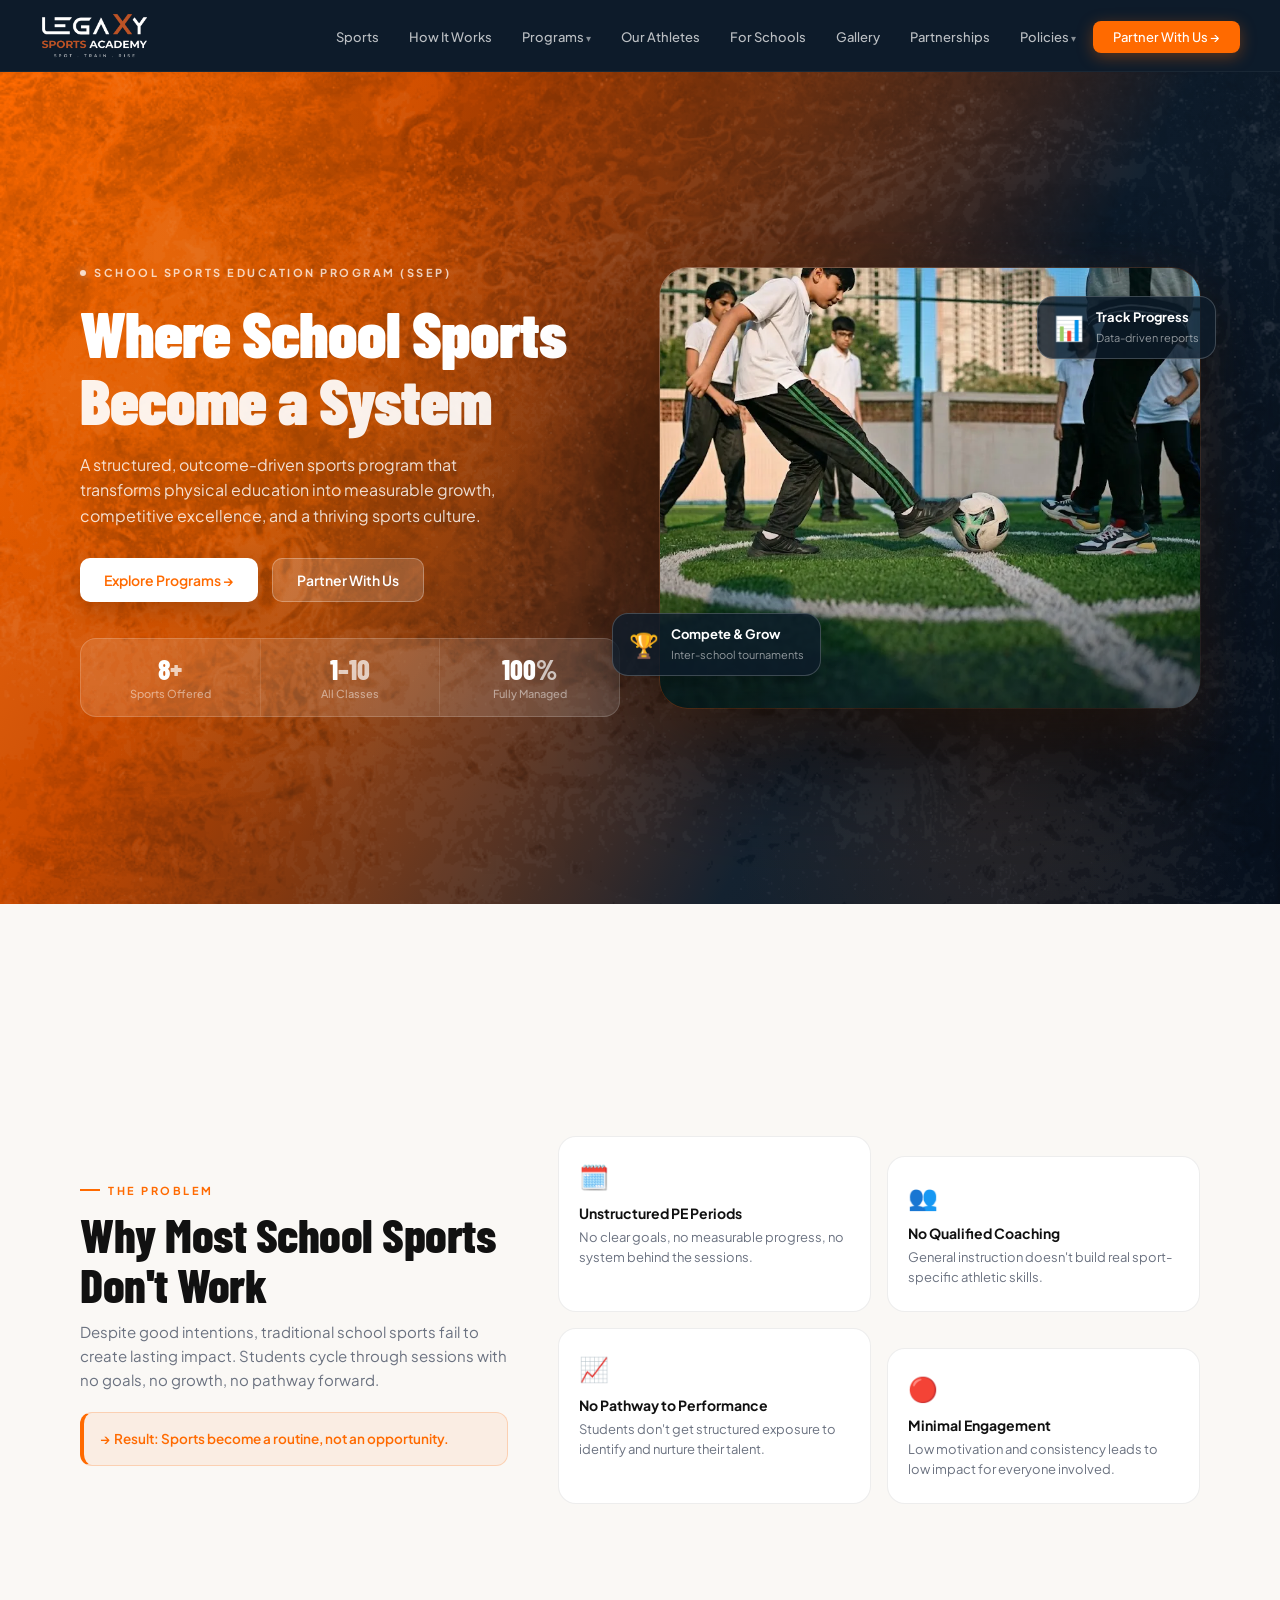
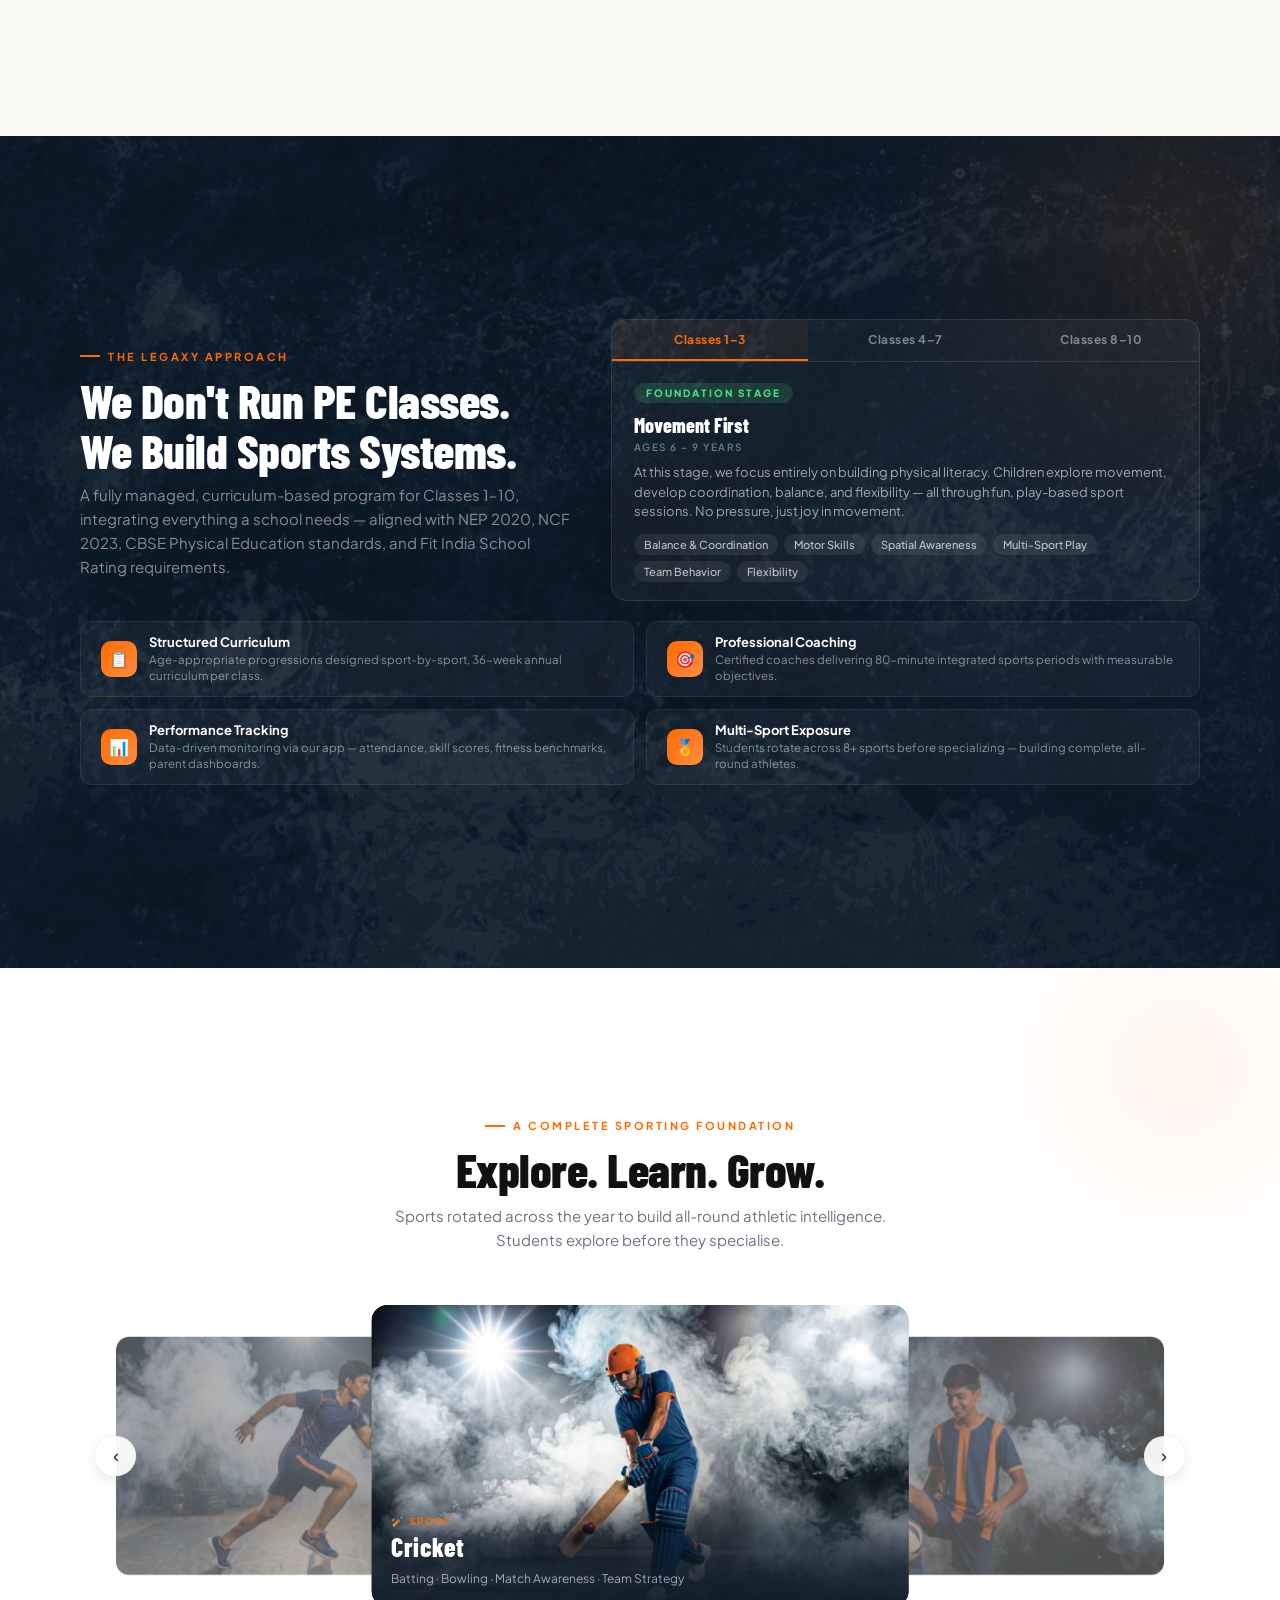
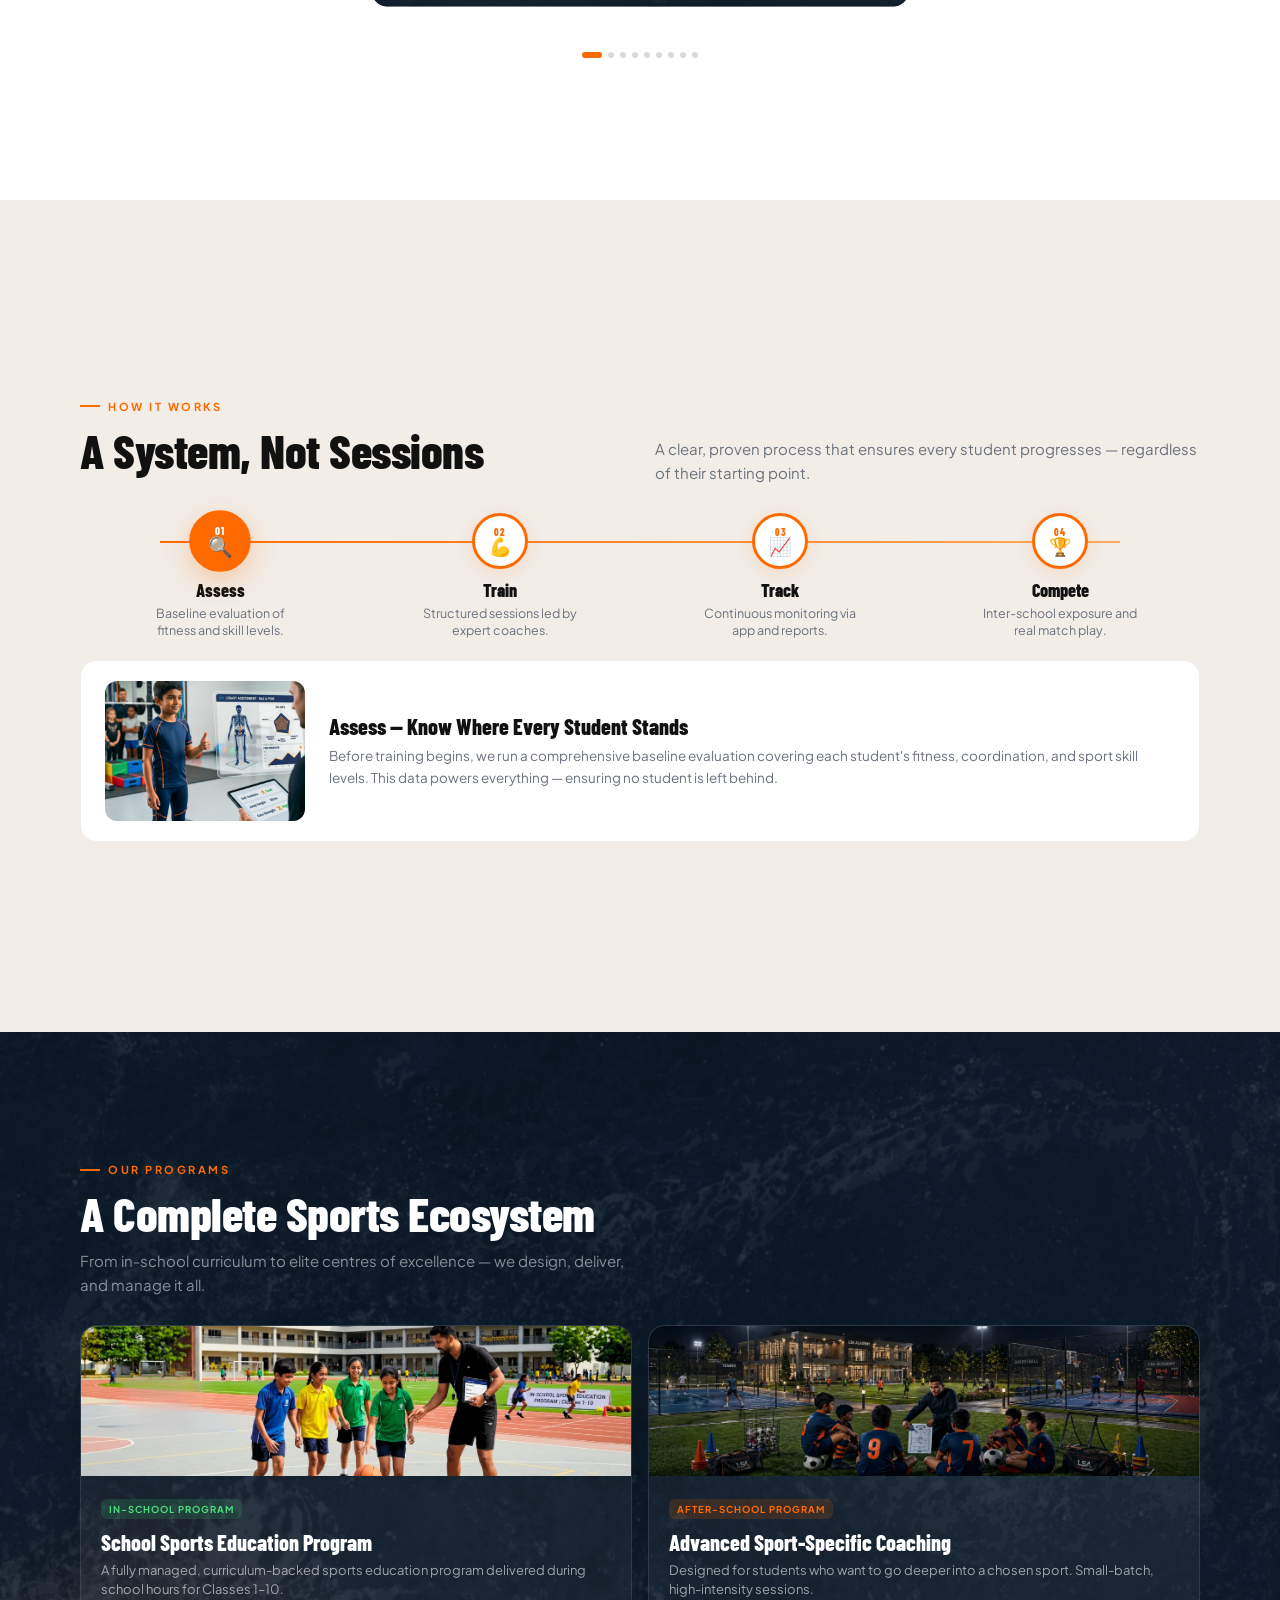
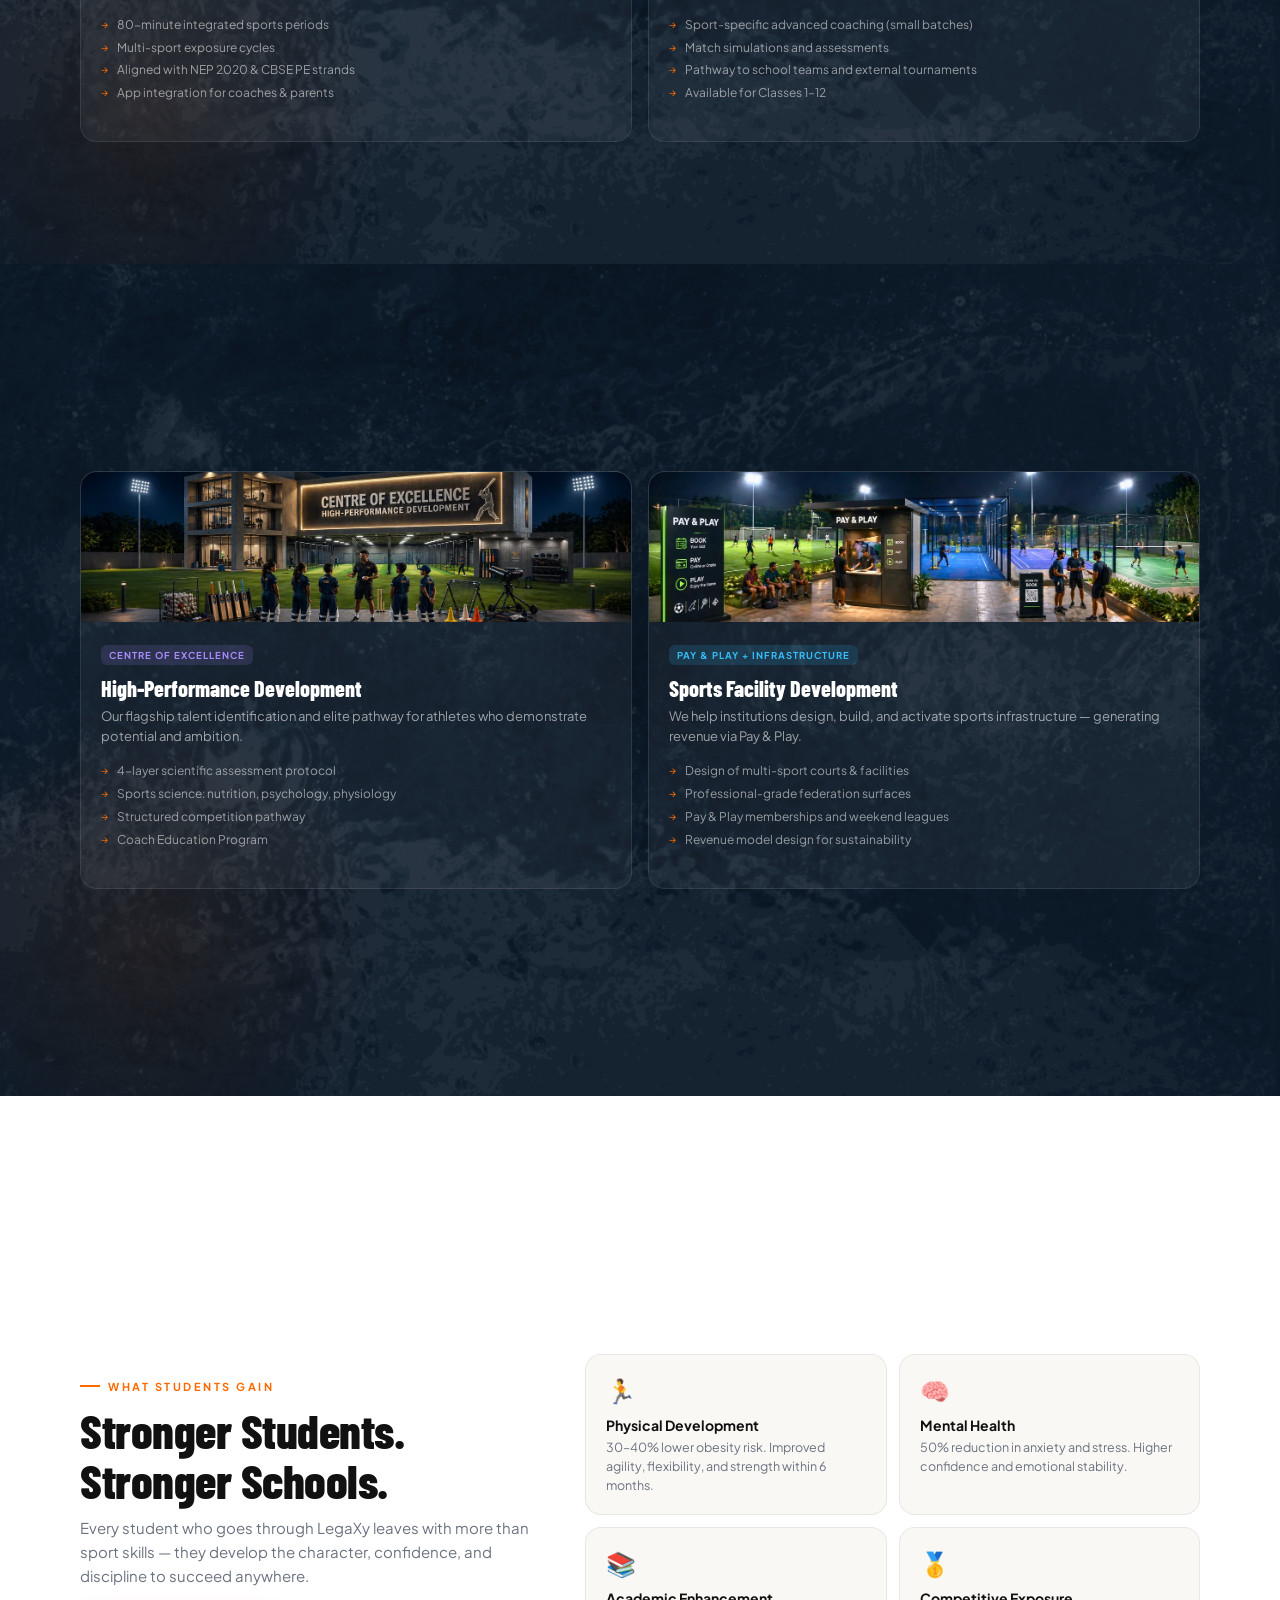
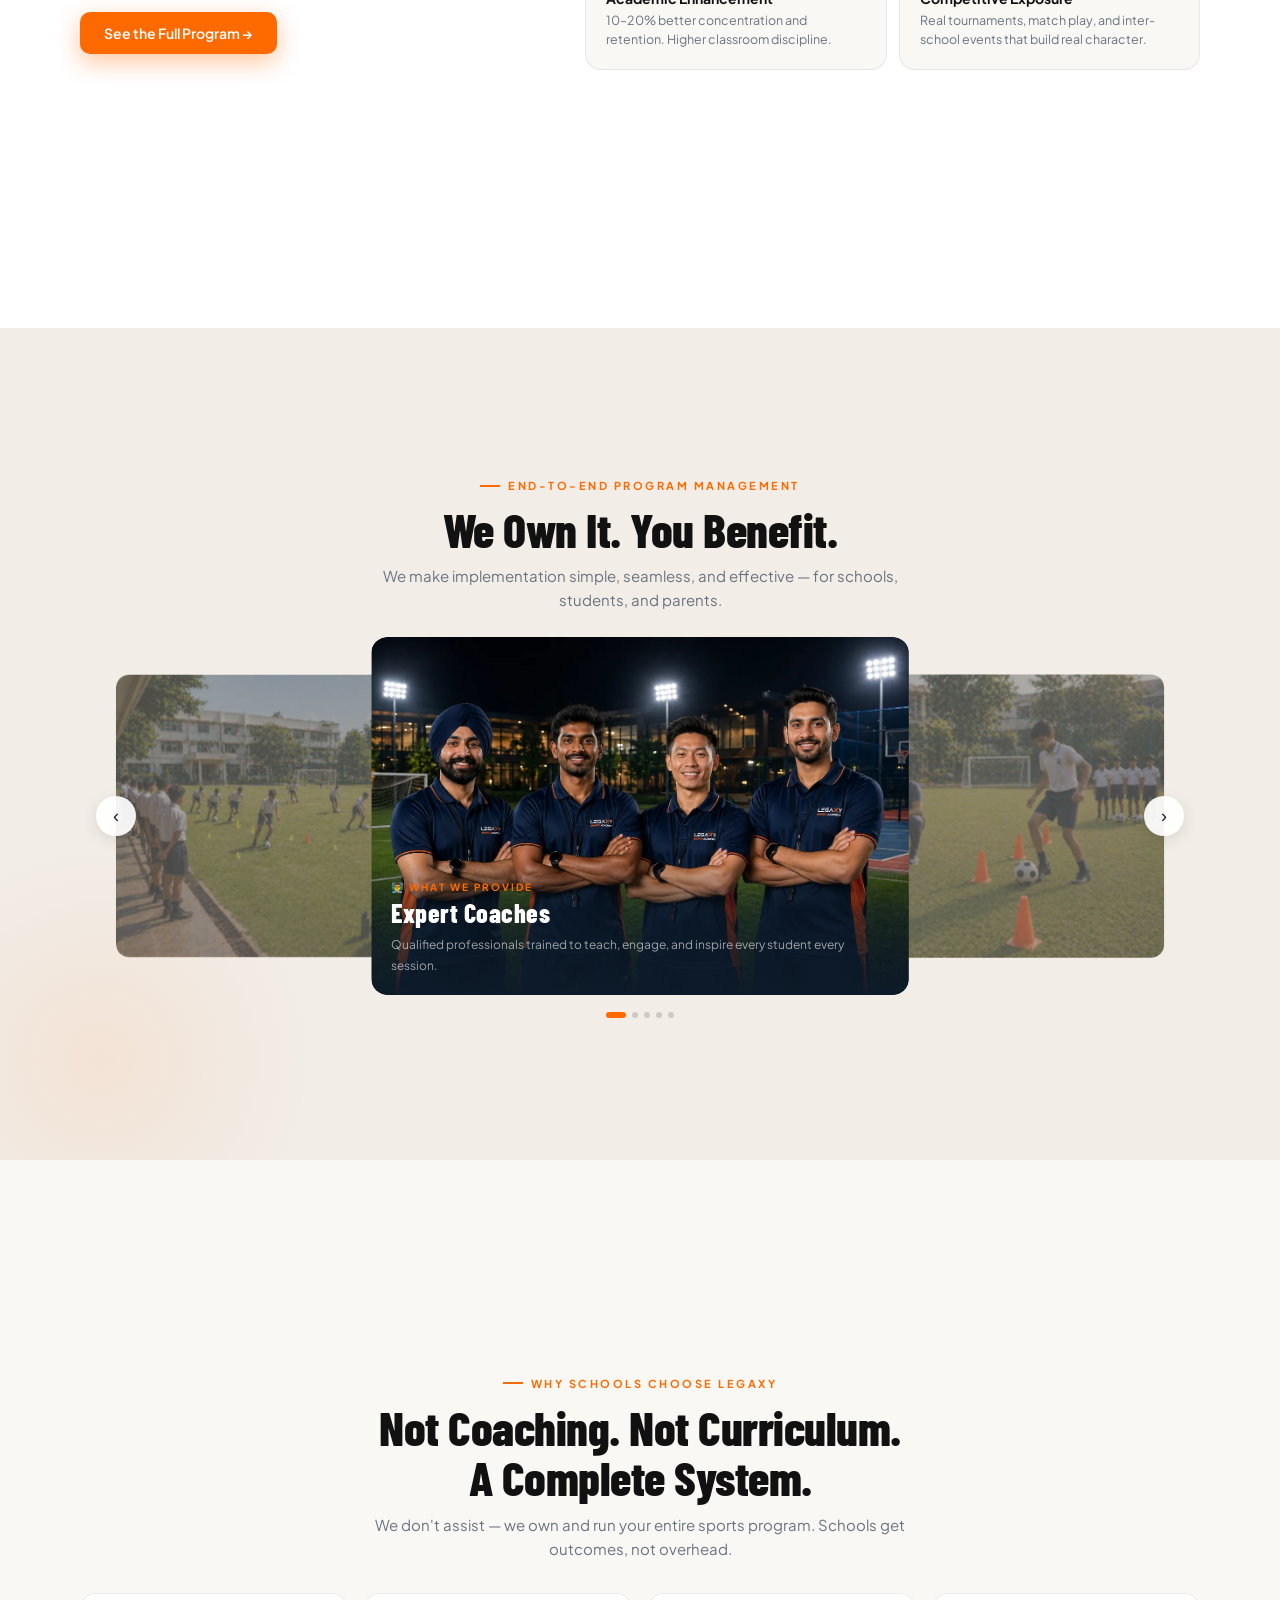
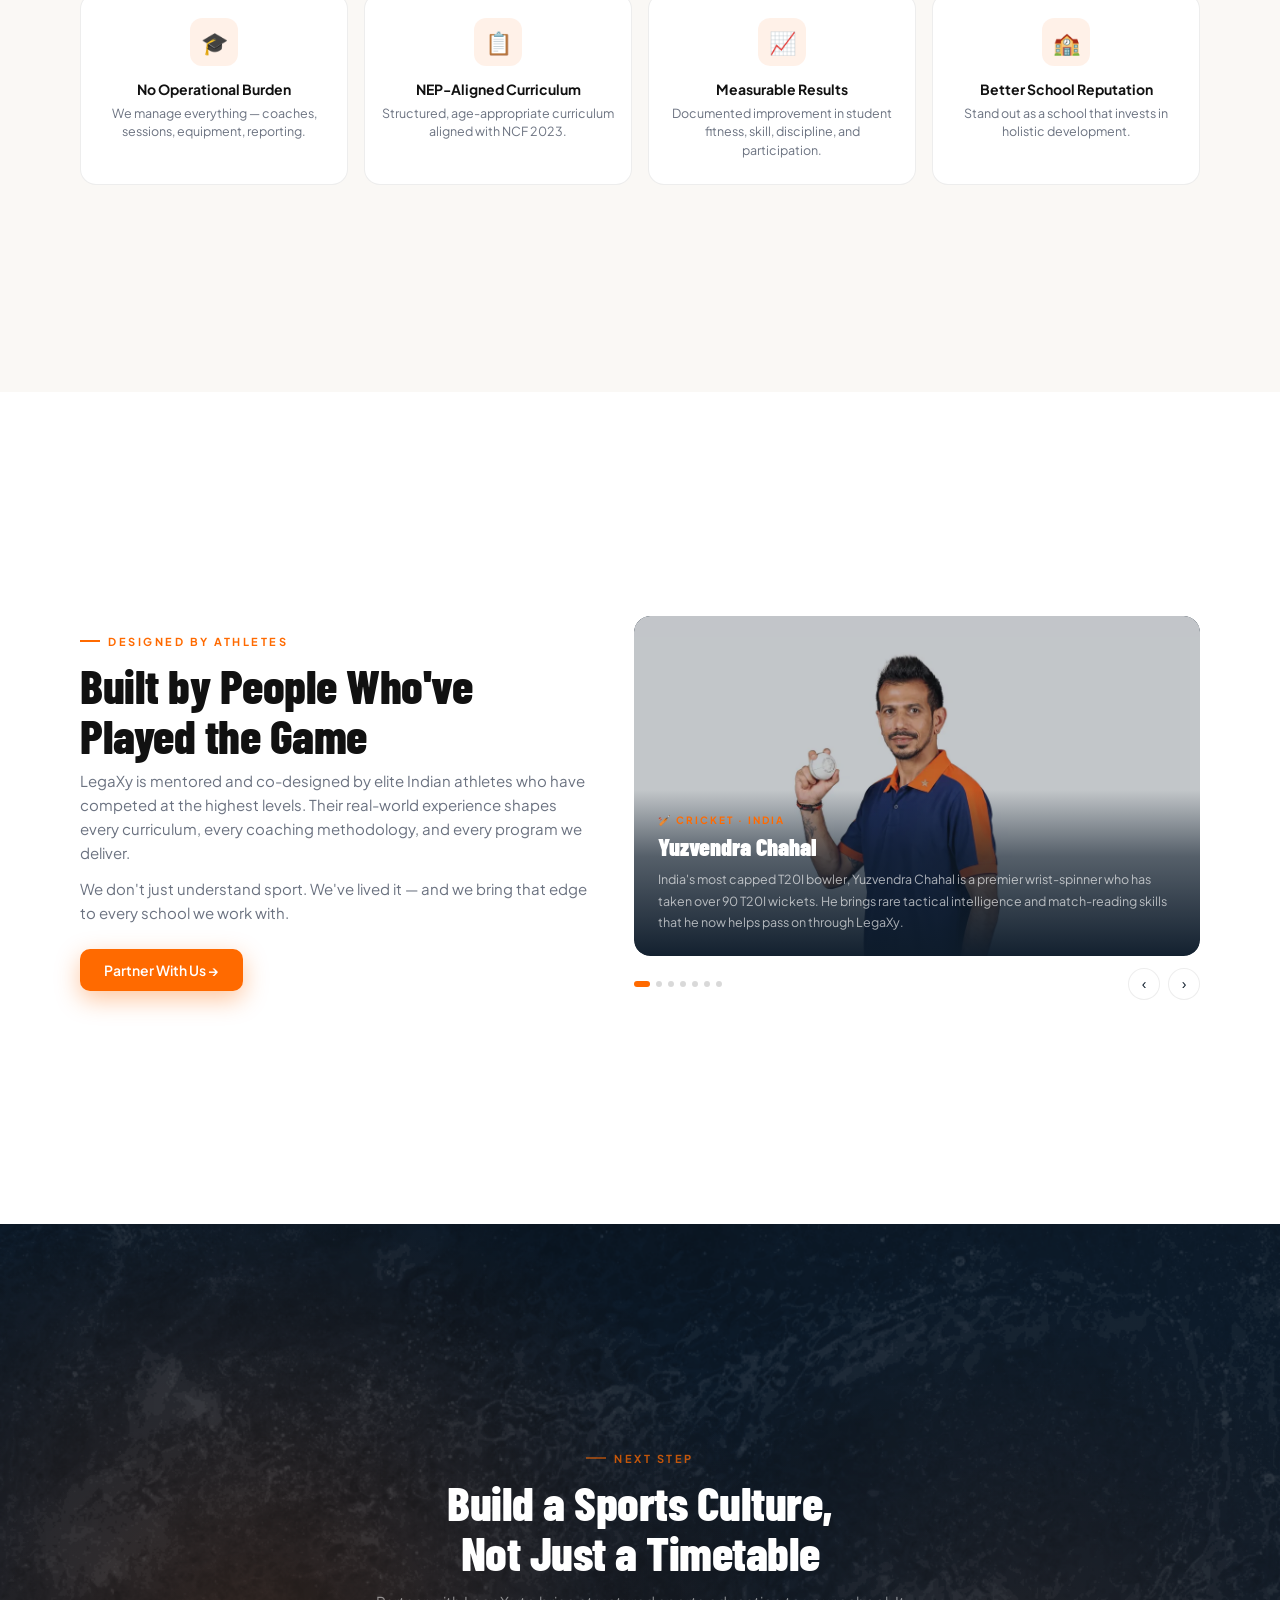
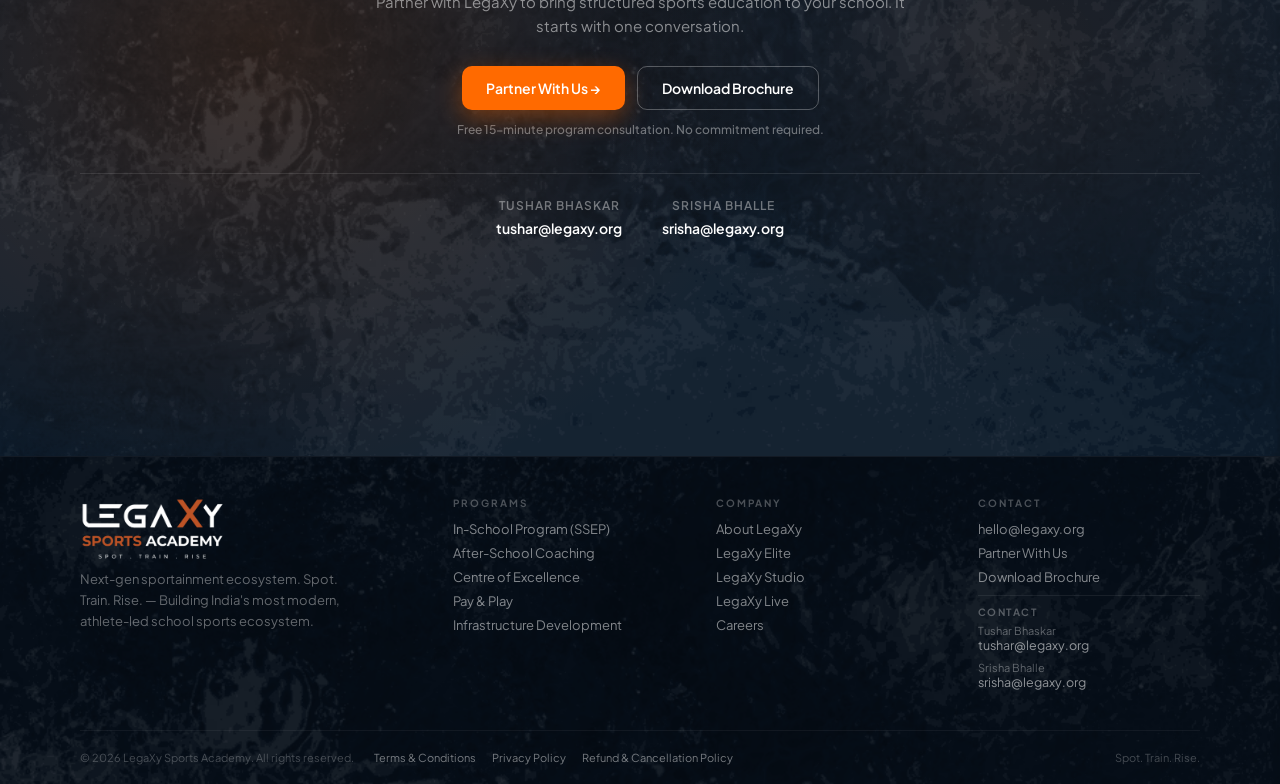
<file: index.html>
<!DOCTYPE html>
<html lang="en">
<head>
<meta charset="UTF-8">
<meta name="viewport" content="width=device-width, initial-scale=1.0">
<title>LegaXy Sports Academy — Spot. Train. Rise.</title>
<link rel="preconnect" href="https://fonts.googleapis.com">
<link href="https://fonts.googleapis.com/css2?family=Barlow+Condensed:wght@600;700;800;900&family=Plus+Jakarta+Sans:wght@300;400;500;600;700&display=swap" rel="stylesheet">
<style>
:root {
--orange:#ff6a00; --navy:#0d1b2a; --cream:#faf8f5; --warm:#f2ede7;
--text:#111; --muted:#6b7280; --border:rgba(0,0,0,0.07);
--fd:'Barlow Condensed',sans-serif; --fb:'Plus Jakarta Sans',sans-serif;
}
*,*::before,*::after{margin:0;padding:0;box-sizing:border-box;}

/* ══════════ GLOBAL SCROLL SNAP FIX ══════════ */
html {
    scroll-behavior: smooth;
    scroll-snap-type: y proximity; 
    scroll-padding-top: 72px;
}
body {
    font-family: var(--fb);
    background: var(--cream);
    color: var(--text);
    overflow-x: hidden;
    padding-top: 72px;
}

/* Forces ALL sections to perfectly fit inside one viewport screen */
.snap {
    scroll-snap-align: start;
    height: calc(100vh - 68px); height: calc(100svh - 68px); 
    min-height: 600px;
    padding: 0 !important;
    display: flex;
    flex-direction: column;
    justify-content: center;
    overflow: hidden;
    position: relative;
}

/* ── SCROLL BAR ── */
#scrollBar{position:fixed;top:0;left:0;height:3px;width:100%;transform:scaleX(0);transform-origin:0 50%;will-change:transform;background:linear-gradient(90deg,var(--orange),#ffb347);z-index:9999;pointer-events:none;}

/* ══════════ NAVBAR ══════════ */
.navbar{position:fixed;top:0;left:0;right:0;z-index:1000;height:72px;padding:0 40px;display:flex;align-items:center;background:var(--navy);border-bottom:1px solid rgba(255,255,255,0.05);transition:box-shadow 0.4s;}
.navbar.scrolled{box-shadow: 0 4px 20px rgba(0,0,0,0.4);}
.nav-inner{max-width:1200px;margin:0 auto;width:100%;display:flex;align-items:center;justify-content:space-between;}
.nav-logo{text-decoration:none;display:flex;align-items:center;}
.nav-logo img{height:48px;width:auto;object-fit:contain;display:block;}
.nav-links{display:flex;align-items:center;gap:4px;list-style:none;}
.nav-links a{color:rgba(255,255,255,0.72);text-decoration:none;font-size:13px;font-weight:500;padding:7px 13px;border-radius:8px;transition:all 0.2s;}
.nav-links a:hover{color:white;background:rgba(255,255,255,0.09);}
.nav-links .nav-cta{background:var(--orange);color:white!important;padding:8px 20px!important;box-shadow:0 4px 16px rgba(255,106,0,0.35);}
.nav-links .nav-cta:hover{background:#ff7d1a;transform:translateY(-1px);}

/* App Drawer Menu Button */
.menu-toggle { display: none; background: none; border: none; color: white; font-size: 28px; cursor: pointer; padding: 5px; }

/* Mobile Menu Overlay */
.mobile-menu { position: fixed; top: 0; right: -100%; width: 100%; height: 100vh; background: rgba(13,27,42,0.98); z-index: 2000; display: flex; flex-direction: column; align-items: center; justify-content: center; transition: right 0.4s cubic-bezier(0.4, 0, 0.2, 1); }
.mobile-menu.open { right: 0; }
.menu-close { position: absolute; top: 20px; right: 24px; background: none; border: none; color: white; font-size: 32px; cursor: pointer; padding: 10px; }
.mobile-nav-links { list-style: none; text-align: center; display: flex; flex-direction: column; gap: 24px; }
.mobile-nav-links a { color: white; font-size: 22px; text-decoration: none; font-family: var(--fd); letter-spacing: 1.5px; text-transform: uppercase; transition: color 0.2s;}
.mobile-nav-links a:hover { color: var(--orange); }
.mobile-nav-links .nav-cta { color: var(--orange); font-weight: 800; margin-top: 10px; display: inline-block; }

/* ══════════ SHARED GLASS TEXTURE FOR BLUE SECTIONS ══════════ */
.glass-overlay {
    position: absolute;
    inset: 0;
    z-index: 1; /* Sets the texture right behind the container content */
    pointer-events: none;
    background-image: url('glass-texture-alpha.webp');
    background-size: cover;
    background-position: center;
}

/* ══════════ HERO ══════════ */
.hero{background:linear-gradient(120deg,#ff6a00 0%,#c94a00 28%,#0d1b2a 68%,#08111e 100%);color:white;display:flex;align-items:center;position:relative;overflow:hidden;}

/* Original Noise Filter */
.hero::before{content:'';position:absolute;inset:0;z-index:0;pointer-events:none;background-image:url("data:image/svg+xml,%3Csvg xmlns='http://www.w3.org/2000/svg' width='300' height='300'%3E%3Cfilter id='n'%3E%3CfeTurbulence type='fractalNoise' baseFrequency='0.9' numOctaves='4' stitchTiles='stitch'/%3E%3C/filter%3E%3Crect width='300' height='300' filter='url(%23n)' opacity='1'/%3E%3C/svg%3E");opacity:0.055;mix-blend-mode:overlay;}

.hero-orb1{position:absolute;top:-15%;left:-8%;width:55%;height:110%;background:radial-gradient(ellipse,rgba(255,140,0,0.25) 0%,transparent 65%);z-index:0;pointer-events:none;}
.hero-orb2{position:absolute;bottom:-30%;right:0;width:45%;height:90%;background:radial-gradient(ellipse,rgba(255,106,0,0.1) 0%,transparent 65%);z-index:0;pointer-events:none;}
.hero-dots{position:absolute;inset:0;z-index:0;pointer-events:none;background-image:radial-gradient(rgba(255,255,255,0.13) 1px,transparent 1px);background-size:38px 38px;mask-image:radial-gradient(ellipse 70% 80% at 75% 50%,black 0%,transparent 80%);-webkit-mask-image:radial-gradient(ellipse 70% 80% at 75% 50%,black 0%,transparent 80%);}
.hero .container{position:relative;z-index:2;max-width:1200px;margin:0 auto;width:100%;padding:0 40px;display:flex;align-items:center;justify-content:space-between;gap:40px;}
.hero-left{flex:1;max-width:540px;}
.hero-eyebrow{display:inline-flex;align-items:center;gap:8px;font-size:11px;font-weight:700;letter-spacing:2.5px;text-transform:uppercase;color:rgba(255,255,255,0.75);margin-bottom:20px;}
.hero-eyebrow .dot{width:6px;height:6px;border-radius:50%;background:rgba(255,255,255,0.8);box-shadow:0 0 8px rgba(255,255,255,0.5);flex-shrink:0;}
.hero h1{font-family:var(--fd);font-size:clamp(44px,5vw,64px);font-weight:900;line-height:1.05;letter-spacing:-1px;margin-bottom:18px;}
.hero h1 em{color:rgba(255,255,255,0.92);font-style:normal;display:block;}
.hero-sub{font-size:16px;color:rgba(255,255,255,0.82);line-height:1.6;max-width:460px;margin-bottom:30px;}
.hero-buttons{display:flex;gap:14px;flex-wrap:wrap;margin-bottom:36px;}
.btn{display:inline-flex;align-items:center;gap:8px;padding:12px 24px;border-radius:10px;font-size:14px;font-weight:600;cursor:pointer;border:none;transition:all 0.25s ease;text-decoration:none;font-family:var(--fb);position:relative;overflow:hidden;}
.btn::after{content:'';position:absolute;inset:0;background:linear-gradient(120deg,transparent,rgba(255,255,255,0.2),transparent);transform:translateX(-100%);transition:0.55s;}
.btn:hover::after{transform:translateX(100%);}
.btn-primary{background:white;color:var(--orange);box-shadow:0 8px 24px rgba(0,0,0,0.2);}
.btn-primary:hover{transform:translateY(-2px);box-shadow:0 14px 36px rgba(0,0,0,0.3);}
.btn-glass{background:rgba(255,255,255,0.16);color:white;border:1px solid rgba(255,255,255,0.28);}
.btn-glass:hover{background:rgba(255,255,255,0.2);transform:translateY(-2px);}
.btn-orange{background:var(--orange);color:white;box-shadow:0 8px 24px rgba(255,106,0,0.38);}
.btn-orange:hover{background:#ff7a1a;transform:translateY(-2px);box-shadow:0 14px 36px rgba(255,106,0,0.48);}
.btn-outline-w{background:transparent;color:white;border:1.5px solid rgba(255,255,255,0.28);}
.btn-outline-w:hover{background:rgba(255,255,255,0.09);transform:translateY(-2px);}
.hero-stats{display:flex;background:rgba(255,255,255,0.13);border:1px solid rgba(255,255,255,0.18);border-radius:16px;overflow:hidden;}
.hero-stat{flex:1;padding:16px 18px;text-align:center;border-right:1px solid rgba(255,255,255,0.1);}
.hero-stat:last-child{border-right:none;}
.hero-stat-num{font-family:var(--fd);font-size:28px;font-weight:800;color:white;line-height:1;}
.hero-stat-num .acc{color:rgba(255,255,255,0.7);}
.hero-stat-label{font-size:11px;color:rgba(255,255,255,0.48);font-weight:500;margin-top:4px;}
.hero-right{flex:1;display:flex;justify-content:flex-end;position:relative;}
.hero-img-wrap{position:relative;width:100%;max-width:540px;}
.hero-img-wrap img{width:100%;height:440px;object-fit:cover;border-radius:28px;display:block;position:relative;z-index:1;box-shadow:0 60px 120px rgba(0,0,0,0.55),0 20px 60px rgba(255,106,0,0.15);}
.hero-img-wrap::before{content:'';position:absolute;inset:-1px;border-radius:29px;z-index:2;pointer-events:none;background:linear-gradient(140deg,rgba(255,255,255,0.28) 0%,rgba(255,106,0,0.15) 50%,rgba(255,255,255,0.05) 100%);-webkit-mask:linear-gradient(#fff 0 0) content-box,linear-gradient(#fff 0 0);-webkit-mask-composite:xor;mask-composite:exclude;padding:1px;}
.hero-img-glass{position:absolute;bottom:0;left:0;right:0;height:50%;z-index:2;border-radius:0 0 28px 28px;background:linear-gradient(to top,rgba(13,27,42,0.55) 0%,transparent 100%);pointer-events:none;}
.hero-badge{position:absolute;z-index:4;background:rgba(13,27,42,0.82);border:1px solid rgba(255,255,255,0.2);border-radius:16px;padding:12px 16px;display:flex;align-items:center;gap:12px;box-shadow:0 8px 32px rgba(0,0,0,0.25);}
.hero-badge-1{bottom:32px;left:-48px;animation:hb1 4.5s ease-in-out infinite;}
.hero-badge-2{top:28px;right:-16px;animation:hb2 5s ease-in-out infinite;}
@keyframes hb1{0%,100%{transform:translateY(0)}50%{transform:translateY(-10px)}}
@keyframes hb2{0%,100%{transform:translateY(0)}50%{transform:translateY(10px)}}
.hb-icon{font-size:24px;}
.hb-text strong{display:block;color:white;font-size:13px;font-weight:700;}
.hb-text span{color:rgba(255,255,255,0.55);font-size:11px;}

/* ══════════ SHARED ══════════ */
.container{max-width:1200px;margin:0 auto;padding:0 40px;width:100%;position:relative;z-index:2;} /* Updated globally */
.section-tag{display:inline-flex;align-items:center;gap:8px;font-size:11px;font-weight:700;letter-spacing:2.5px;text-transform:uppercase;color:var(--orange);margin-bottom:12px;}
.tag-line{width:20px;height:2px;background:var(--orange);display:inline-block;}
.section-h2{font-family:var(--fd);font-size:clamp(32px,4vw,48px);font-weight:800;line-height:1.05;letter-spacing:-0.5px;margin-bottom:10px;}
.section-sub{font-size:15px;color:var(--muted);line-height:1.6;max-width:560px;}
.reveal{opacity:0;transform:translateY(20px);transition:opacity 0.7s ease,transform 0.7s ease;}
.reveal.visible{opacity:1;transform:translateY(0);}
.rd1{transition-delay:0.08s}.rd2{transition-delay:0.16s}.rd3{transition-delay:0.24s}.rd4{transition-delay:0.32s}

/* Mobile Visibility Utilities */
.hide-on-desktop { display: none !important; }
.hide-on-mobile { display: flex; }

/* ══════════ PROBLEM SECTION ══════════ */
.problem-section{background:var(--cream);}
.problem-layout{display:grid;grid-template-columns:1fr 1.5fr;gap:50px;align-items:center;}
.result-callout{display:flex;align-items:flex-start;gap:12px;padding:16px;background:rgba(255,106,0,0.07);border:1px solid rgba(255,106,0,0.22);border-left:4px solid var(--orange);border-radius:12px;margin-top:20px;}
.result-callout p{font-size:13.5px;color:var(--orange);font-weight:600;line-height:1.5;}
.problem-cards{display:grid;grid-template-columns:1fr 1fr;gap:16px;}
.p-card{background:white;border-radius:18px;padding:24px 20px;border:1px solid var(--border);transition:all 0.3s ease;position:relative;overflow:hidden;cursor:default;}
.p-card::before{content:'';position:absolute;top:0;left:0;right:0;height:3px;background:linear-gradient(90deg,var(--orange),#ffaa60);transform:scaleX(0);transform-origin:left;transition:transform 0.35s;}
.p-card:hover{transform:translateY(-5px);box-shadow:0 16px 40px rgba(0,0,0,0.08);border-color:transparent;}
.p-card:hover::before{transform:scaleX(1);}
.p-card.offset{margin-top:20px;}
.p-card-icon{font-size:24px;margin-bottom:12px;display:block;}
.p-card h4{font-size:14px;font-weight:700;color:var(--text);margin-bottom:6px;}
.p-card p{font-size:13px;color:var(--muted);line-height:1.5;}

/* ══════════ APPROACH CSS ══════════ */
.approach-section{background:var(--navy);}
.approach-section::before{content:'';position:absolute;top:-200px;right:-200px;width:600px;height:600px;background:radial-gradient(circle,rgba(255,106,0,0.1) 0%,transparent 70%);pointer-events:none; z-index:0;}
.approach-layout{display:grid;grid-template-columns:1fr 1.2fr;gap:40px;align-items:center;margin-top:0;}
.approach-features{display:grid;grid-template-columns:1fr 1fr;gap:12px;margin-top:20px;}
.a-feat{display:flex;align-items:center;gap:12px;padding:12px 20px;border-radius:12px;background:rgba(255,255,255,0.04);border:1px solid rgba(255,255,255,0.07);transition:all 0.3s;cursor:pointer;}
.a-feat:hover,.a-feat.active{background:rgba(255,255,255,0.09);border-color:rgba(255,106,0,0.3);transform:translateX(5px);}
.a-feat-icon{width:36px;height:36px;flex-shrink:0;background:linear-gradient(135deg,var(--orange),#ff8c42);border-radius:10px;display:flex;align-items:center;justify-content:center;font-size:16px;}
.a-feat-text h4{font-size:13px;font-weight:700;color:white;margin-bottom:2px;}
.a-feat-text p{font-size:11.5px;color:rgba(255,255,255,0.5);line-height:1.4;margin:0;}
.curriculum-panel{background:rgba(255,255,255,0.04);border:1px solid rgba(255,255,255,0.1);border-radius:16px;overflow:hidden;}
.curr-tabs{display:flex;border-bottom:1px solid rgba(255,255,255,0.1);}
.curr-tab{flex:1;padding:12px 8px;text-align:center;font-size:12px;font-weight:700;color:rgba(255,255,255,0.45);cursor:pointer;transition:all 0.25s;border-bottom:2px solid transparent;letter-spacing:0.5px;}
.curr-tab.active{color:var(--orange);border-bottom-color:var(--orange);background:rgba(255,106,0,0.06);}
.curr-tab:hover{color:white;}
.curr-content{padding:18px 22px;display:none;}
.curr-content.active{display:block;animation:fadeSlide 0.4s ease;}
.curr-badge{display:inline-block;font-size:10px;font-weight:800;letter-spacing:2px;text-transform:uppercase;padding:4px 12px;border-radius:100px;margin-bottom:10px;}
.foundation-badge{background:rgba(74,222,128,0.15);color:#4ade80;}
.development-badge{background:rgba(255,106,0,0.15);color:var(--orange);}
.performance-badge{background:rgba(167,139,250,0.15);color:#a78bfa;}
.curr-content h4{font-family:var(--fd);font-size:20px;font-weight:800;color:white;margin-bottom:4px;}
.curr-content .curr-classes{font-size:10px;color:rgba(255,255,255,0.4);font-weight:600;letter-spacing:1.5px;text-transform:uppercase;display:block;margin-bottom:10px;}
.curr-content p{font-size:13px;color:rgba(255,255,255,0.6);line-height:1.5;margin-bottom:12px;}
.curr-skills{display:flex;flex-wrap:wrap;gap:6px;}
.curr-skill{font-size:11px;padding:4px 10px;background:rgba(255,255,255,0.07);border-radius:100px;color:rgba(255,255,255,0.7);font-weight:500;}

/* ══════════ SPORTS COVERFLOW ══════════ */
.cf-section{background:white; position:relative; overflow:hidden; z-index:1;}
.cf-section::before{content:''; position:absolute; top:-150px; right:-150px; width:500px; height:500px; background:radial-gradient(circle, rgba(255,106,0,0.06) 0%, transparent 60%); z-index:-1; pointer-events:none;}
.cf-section.alt-bg::before{top:auto; bottom:-150px; left:-150px; right:auto; background:radial-gradient(circle, rgba(255,106,0,0.08) 0%, transparent 60%);}

.cf-section.alt-bg{background:var(--warm);}
.cf-header{text-align:center;margin-bottom:24px;}
.cf-header .section-tag{justify-content:center;}
.cf-header .section-sub{margin:0 auto;text-align:center;}
.cf-outer{position:relative;}
.cf-wrap{position:relative;width:100%;height:360px;overflow:hidden;}
.cf-track{position:relative;width:100%;height:100%;}

/* SPORTS & SCHOOLS CAROUSEL (Clipped Corners) */
.cf-item {
    position:absolute;top:50%;left:50%;width:48%;max-width:540px;
    box-shadow:0 20px 50px rgba(0,0,0,0.15);
    transition:transform 0.5s cubic-bezier(.4,0,.2,1),opacity 0.5s ease,filter 0.5s ease;
    cursor:pointer;will-change:transform; 
    border-radius: 16px !important; 
    overflow: hidden !important;
    -webkit-border-radius: 16px !important;
    -webkit-mask-image: -webkit-radial-gradient(white, black); 
    isolation: isolate;
    transform: translateZ(0); 
    clip-path: inset(0px round 16px); 
}
.cf-item img {
    width:100%;height:100%;object-fit:cover;display:block;
    transition:transform 0.5s ease;pointer-events:none; 
    border-radius: 16px !important;
}

.cf-item.is-active img{transform:scale(1.04);}
.cf-item:hover img{transform:scale(1.07);}
.cf-body{position:absolute;bottom:0;left:0;right:0;padding:20px;background:linear-gradient(to top,rgba(13,27,42,0.97) 0%,rgba(13,27,42,0.6) 60%,transparent 100%);transition:opacity 0.4s; border-radius:0 0 16px 16px;}
.cf-tag{font-size:10px;font-weight:700;letter-spacing:2px;text-transform:uppercase;color:var(--orange);display:block;margin-bottom:4px;}
.cf-title{font-family:var(--fd);font-size:26px;font-weight:800;color:white;letter-spacing:0.5px;display:block;margin-bottom:4px;}
.cf-sub{font-size:12px;color:rgba(255,255,255,0.6);line-height:1.4;}
.cf-item[data-pos="-2"]{transform:translate(-170%,-50%) scale(0.6);opacity:0;pointer-events:none;filter:brightness(0.4);}
.cf-item[data-pos="-1"]{transform:translate(-108%,-50%) scale(0.79);opacity:0.7;filter:brightness(0.58);z-index:5;}
.cf-item[data-pos="0"]{transform:translate(-50%,-50%) scale(1);opacity:1;filter:none;z-index:10;}
.cf-item[data-pos="1"]{transform:translate(8%,-50%) scale(0.79);opacity:0.7;filter:brightness(0.58);z-index:5;}
.cf-item[data-pos="2"]{transform:translate(70%,-50%) scale(0.6);opacity:0;pointer-events:none;filter:brightness(0.4);}
.cf-item[data-pos="-1"] .cf-body,.cf-item[data-pos="1"] .cf-body{opacity:0;}
.cf-item[data-pos="0"] .cf-body{opacity:1;}
.cf-nav{position:absolute;top:50%;transform:translateY(-50%);z-index:20;width:40px;height:40px;border-radius:50%;border:none;cursor:pointer;background:rgba(255,255,255,0.92);box-shadow:0 4px 16px rgba(0,0,0,0.1);font-size:18px;color:var(--navy);transition:all 0.25s;display:flex;align-items:center;justify-content:center;}
.cf-nav:hover{background:white;transform:translateY(-50%) scale(1.08);box-shadow:0 8px 20px rgba(0,0,0,0.15);}
.cf-nav:active{transform:translateY(-50%) scale(0.96);}
.cf-prev{left:16px;}
.cf-next{right:16px;}
.cf-dots{display:flex;justify-content:center;gap:6px;margin-top:16px;}
.cf-dot{width:6px;height:6px;border-radius:50%;background:rgba(0,0,0,0.15);cursor:pointer;transition:all 0.3s;border:none;padding:0;}
.cf-dot.active{background:var(--orange);width:20px;border-radius:4px;}

/* ══════════ PROCESS ══════════ */
.process-section{background:var(--warm);}
.proc-header{display:grid;grid-template-columns:1fr 1fr;gap:30px;align-items:end;margin-bottom:28px;}
.proc-timeline{display:grid;grid-template-columns:repeat(4,1fr);gap:0;position:relative;}
.proc-timeline::before{content:'';position:absolute;top:28px;left:80px;right:80px;height:2px;background:linear-gradient(90deg,var(--orange),#ffaa60);z-index:0;}
.proc-step{position:relative;z-index:1;text-align:center;padding:0 10px;cursor:pointer;}
.proc-num{width:56px;height:56px;border-radius:50%;background:white;border:3px solid var(--orange);margin:0 auto 10px;display:flex;align-items:center;justify-content:center;flex-direction:column;box-shadow:0 4px 16px rgba(255,106,0,0.15);transition:all 0.3s;}
.proc-step.active .proc-num,.proc-step:hover .proc-num{background:var(--orange);transform:scale(1.1);box-shadow:0 8px 24px rgba(255,106,0,0.3);}
.n-label{font-family:var(--fd);font-size:10px;font-weight:800;color:var(--orange);letter-spacing:1px;line-height:1;transition:color 0.3s;}
.proc-step.active .n-label,.proc-step:hover .n-label{color:white;}
.n-icon{font-size:18px;line-height:1;}
.proc-step h3{font-family:var(--fd);font-size:18px;font-weight:800;margin-bottom:4px;color:var(--text);}
.proc-step p{font-size:12.5px;color:var(--muted);line-height:1.4;max-width:160px;margin:0 auto;}
.proc-detail{margin-top:20px;padding:20px 24px;background:white;border-radius:16px;border:1px solid var(--border);display:none;animation:fadeSlide 0.4s ease;}
.proc-detail.show{display:flex;align-items:center;gap:24px;}
@keyframes fadeSlide{from{opacity:0;transform:translateY(12px)}to{opacity:1;transform:translateY(0)}}
.proc-detail-img{width:200px;height:140px;border-radius:12px;object-fit:cover;flex-shrink:0;}
.proc-detail h4{font-family:var(--fd);font-size:22px;font-weight:800;margin-bottom:6px;}
.proc-detail p{font-size:13.5px;color:var(--muted);line-height:1.6;}

/* ══════════ PROGRAMS ══════════ */
.programs-section{background:var(--navy);}
.programs-section::after{content:'';position:absolute;bottom:-100px;left:-100px;width:500px;height:500px;background:radial-gradient(circle,rgba(255,106,0,0.09) 0%,transparent 70%);pointer-events:none; z-index:0;}
.programs-grid{display:grid;grid-template-columns:repeat(2,1fr);gap:16px;margin-top:28px;}
.prog-card{background:rgba(255,255,255,0.05);border:1px solid rgba(255,255,255,0.09);border-radius:16px;overflow:hidden;transition:all 0.3s;cursor:default;position:relative; -webkit-mask-image:-webkit-radial-gradient(white, black);}
.prog-card:hover{background:rgba(255,255,255,0.09);transform:translateY(-6px);border-color:rgba(255,255,255,0.18);}
.prog-card-img{width:100%;height:150px;object-fit:cover;display:block; border-radius:16px 16px 0 0;}
.prog-card-body{padding:20px;}
.prog-badge{display:inline-block;font-size:9.5px;font-weight:700;letter-spacing:1px;text-transform:uppercase;padding:4px 8px;border-radius:6px;margin-bottom:10px;}
.inschool-badge{background:rgba(74,222,128,0.15);color:#4ade80;}
.afterschool-badge{background:rgba(255,106,0,0.15);color:var(--orange);}
.coe-badge{background:rgba(167,139,250,0.15);color:#a78bfa;}
.infra-badge{background:rgba(56,189,248,0.15);color:#38bdf8;}
.prog-card h3{font-family:var(--fd);font-size:22px;font-weight:800;color:white;margin-bottom:6px;}
.prog-card p{font-size:13px;color:rgba(255,255,255,0.58);line-height:1.5;margin-bottom:14px;}
.prog-bullets{list-style:none;margin-bottom:16px;}
.prog-bullets li{font-size:12px;color:rgba(255,255,255,0.55);padding:3px 0 3px 16px;position:relative;line-height:1.4;}
.prog-bullets li::before{content:'→';position:absolute;left:0;color:var(--orange);font-size:10px;}
.prog-skills{display:flex;flex-wrap:wrap;gap:6px;}
.prog-skill{font-size:10.5px;padding:4px 8px;background:rgba(255,255,255,0.07);border-radius:100px;color:rgba(255,255,255,0.6);font-weight:500;}

/* ══════════ OUTCOMES ══════════ */
.outcomes-section{background:white;}
.outcomes-layout{display:grid;grid-template-columns:1fr 1.35fr;gap:50px;align-items:center;}
.outcomes-left p{font-size:15px;color:var(--muted);line-height:1.6;margin-bottom:24px;}
.out-grid{display:grid;grid-template-columns:1fr 1fr;gap:12px;}
.out-card{padding:20px;border-radius:16px;background:var(--cream);border:1px solid var(--border);transition:all 0.3s;cursor:default;}
.out-card:hover{transform:translateY(-4px);box-shadow:0 16px 36px rgba(0,0,0,0.06);border-color:rgba(255,106,0,0.2);}
.out-icon{font-size:24px;margin-bottom:10px;display:block;}
.out-card h4{font-size:14px;font-weight:700;margin-bottom:4px;color:var(--text);}
.out-card p{font-size:12.5px;color:var(--muted);line-height:1.5;}

/* ══════════ PARTNER SECTION ══════════ */
.partner-section{background:var(--cream);}
.partner-header{text-align:center;margin-bottom:32px;}
.partner-header .section-tag{justify-content:center;}
.partner-header .section-sub{margin:0 auto;text-align:center;}
.partner-grid{display:grid;grid-template-columns:repeat(4,1fr);gap:16px;}
.part-card{background:white;border-radius:16px;padding:24px 16px;border:1px solid var(--border);transition:all 0.3s;text-align:center;cursor:default;}
.part-card:hover{transform:translateY(-5px);box-shadow:0 16px 40px rgba(0,0,0,0.08);border-color:rgba(255,106,0,0.2);}
.part-icon{width:48px;height:48px;border-radius:12px;background:rgba(255,106,0,0.09);display:flex;align-items:center;justify-content:center;font-size:22px;margin:0 auto 14px;}
.part-card h4{font-size:14px;font-weight:700;color:var(--text);margin-bottom:6px;}
.part-card p{font-size:12.5px;color:var(--muted);line-height:1.5;}

/* ══════════ ATHLETES SECTION (ORIGINAL WORKING CODE) ══════════ */
.athletes-section{background:white;}
.athletes-layout{display:grid;grid-template-columns:1fr 1.1fr;gap:40px;align-items:center;}
.athletes-left .section-h2{line-height: 1.05;margin-bottom: 8px;}
.athletes-left p{font-size:15px;color:var(--muted);line-height:1.6;margin-bottom:12px;}
.athlete-carousel{position:relative;width:100%;}
.ath-track-wrap{overflow:hidden;border-radius:16px;}
.ath-track{display:flex;transition:transform 0.5s cubic-bezier(.4,0,.2,1);}

.ath-card{
    min-width:100%;position:relative;background:var(--navy);
    border-radius:16px; overflow:hidden;
}
.ath-card img{
    width:100%;height:340px;object-fit:cover;display:block;
    opacity:0.75; border-radius:16px;
}

.ath-overlay{position:absolute;bottom:0;left:0;right:0;padding:24px;background:linear-gradient(to top,rgba(13,27,42,0.97) 0%,rgba(13,27,42,0.6) 60%,transparent 100%); border-radius:0 0 16px 16px;}
.ath-sport{font-size:10px;font-weight:700;letter-spacing:2px;text-transform:uppercase;color:var(--orange);display:block;margin-bottom:6px;}
.ath-name{font-family:var(--fd);font-size:24px;font-weight:900;color:white;display:block;margin-bottom:6px;}
.ath-bio{font-size:12.5px;color:rgba(255,255,255,0.65);line-height:1.5;}
.ath-nav-wrap{display:flex;align-items:center;justify-content:space-between;margin-top:12px;}
.ath-dots{display:flex;gap:6px;}
.ath-dot{width:6px;height:6px;border-radius:50%;background:rgba(0,0,0,0.15);cursor:pointer;border:none;padding:0;transition:all 0.3s;}
.ath-dot.active{background:var(--orange);width:16px;border-radius:4px;}
.ath-btns{display:flex;gap:8px;}
.ath-btn{width:32px;height:32px;border-radius:50%;border:1.5px solid var(--border);background:white;cursor:pointer;display:flex;align-items:center;justify-content:center;font-size:14px;color:var(--navy);transition:all 0.25s;}
.ath-btn:hover{background:var(--orange);color:white;border-color:var(--orange);}

/* ══════════ CTA ══════════ */
.cta-section{background:var(--navy);text-align:center;}
.cta-section::before{content:'';position:absolute;inset:0;background:radial-gradient(ellipse 60% 80% at 20% 50%,rgba(255,106,0,0.16) 0%,transparent 70%),radial-gradient(ellipse 50% 60% at 80% 50%,rgba(255,106,0,0.07) 0%,transparent 70%);pointer-events:none; z-index:0;}
.cta-section .section-tag{justify-content:center;}
.cta-section .section-h2{color:white;max-width:700px;margin:0 auto 12px;}
.cta-section .section-sub{color:rgba(255,255,255,0.5);margin:0 auto 28px;text-align:center;}
.cta-btns{display:flex;gap:12px;justify-content:center;flex-wrap:wrap;}

/* ══════════ FOOTER ══════════ */
.footer{background:#060e18;padding:40px 0 20px;border-top:1px solid rgba(255,255,255,0.05); scroll-snap-align: none; position: relative; overflow: hidden;}
.footer-inner{display:grid;grid-template-columns:1.5fr 1fr 1fr 1fr;gap:40px;margin-bottom:32px;}
.footer-brand .footer-logo{height:64px;width:auto;object-fit:contain;display:block;margin-bottom:8px;}
.footer-brand p{font-size:13px;color:rgba(255,255,255,0.38);line-height:1.6;max-width:260px;}
.footer-col h5{font-size:10px;font-weight:700;letter-spacing:2px;text-transform:uppercase;color:rgba(255,255,255,0.28);margin-bottom:12px;}
.footer-col a{display:block;color:rgba(255,255,255,0.5);text-decoration:none;font-size:13px;margin-bottom:8px;transition:color 0.2s;}
.footer-col a:hover{color:white;}
.footer-bottom{border-top:1px solid rgba(255,255,255,0.05);padding-top:20px;display:flex;justify-content:space-between;align-items:center;}
.footer-bottom p{font-size:11px;color:rgba(255,255,255,0.25);}

/* ══════════ MOBILE & RESPONSIVE FIXES ══════════ */
@media(max-width:1024px){
  .hero .container{flex-direction:column;padding:20px;}
  .hero-right{display:none;}
  .problem-layout, .approach-layout, .programs-grid, .outcomes-layout, .athletes-layout {grid-template-columns:1fr; gap:20px;}
  .partner-grid {grid-template-columns:1fr 1fr;}
  .footer-inner{grid-template-columns:1fr 1fr;}
  .proc-timeline{grid-template-columns:1fr 1fr;gap:16px;}
  .proc-timeline::before{display:none;}
  .proc-header{grid-template-columns:1fr;}
}

@media(max-width:768px){
  /* ── Fix Initial Load / Scroll Snap ── */
  html { scroll-snap-type: y proximity; scroll-padding-top: 60px; }
  .snap { min-height: calc(100vh - 60px); min-height: calc(100svh - 60px); height: calc(100vh - 60px); height: calc(100svh - 60px); padding: 0 !important; overflow: hidden; }

  /* ── Navbar & Container ── */
  .navbar { height: 68px; padding: 0 16px; }
  .menu-toggle { display: block; } /* Show Hamburger */
  body { padding-top: 68px; }
  .nav-logo img { height: 40px; }
  .nav-links { display: none; }
  .container { padding: 0 16px; }

  /* visibility classes */
  .hide-on-mobile { display: none !important; }
  .hide-on-desktop { display: flex !important; }

  /* ── Typography Compression ── */
  .section-h2 { font-size: 26px; margin-bottom: 8px; line-height: 1.1; }
  .section-sub { font-size: 13px; margin-bottom: 12px; line-height: 1.4; }
  .section-tag { margin-bottom: 8px; }

  /* ════════ HERO (Reordered via Flexbox) ════════ */
  .hero .container { display: flex; flex-direction: column; justify-content: center; text-align: center; gap: 12px; height: 100%; }
  .hero-left { display: contents; } 
  .hero-right { display: flex !important; order: 2; width: 100%; justify-content: center; align-items: center; margin: 0; }
  
  .hero-eyebrow { order: 1; justify-content: center; margin-bottom: 0; }
  .hero-eyebrow .dot { display: none !important; } 
  
  .hero-img-wrap { max-width: 100%; width: 100%; display: flex; justify-content: center; }
  .hero-img-wrap img { height: 240px; width: 100%; object-fit: cover; object-position: center top; border-radius: 16px; margin: 0 auto; }
  
  .hero h1 { order: 3; font-size: 32px; margin-bottom: 8px; margin-top: 8px; }
  .hero-sub { order: 4; font-size: 13px; margin: 0 auto 12px; max-width: 100%; }
  .hero-buttons { order: 5; justify-content: center; margin-bottom: 16px; gap: 8px; }
  .hero-stats { order: 6; margin: 0 auto; width: 100%; display: flex; flex-direction: row; }
  
  .btn { padding: 10px 18px; font-size: 13px; }
  .hero-stat { padding: 10px 4px; border-right: 1px solid rgba(255,255,255,0.1); border-bottom: none; flex: 1; }
  .hero-stat-num { font-size: 20px; }
  .hero-stat-label { font-size: 10px; }
  .hero-badge { display: none; }

  /* ════════ APPROACH (FIXED PERFECT MOBILE SNAPPING) ════════ */
  .approach-section.snap {
      height: auto !important; 
      min-height: auto !important; 
      display: block !important; 
      padding: 0 !important; 
      scroll-snap-align: none !important; 
      overflow: visible !important;
  }
  .approach-section .container {
      padding: 0; display: block;
  }
  .approach-layout {
      height: calc(100vh - 60px); height: calc(100svh - 60px); 
      scroll-snap-align: start; 
      display: flex; flex-direction: column; justify-content: center; gap: 12px; text-align: center;
      padding: 20px 16px; margin: 0;
  }
  .approach-features {
      height: calc(100vh - 60px); height: calc(100svh - 60px); 
      scroll-snap-align: start; 
      display: flex; flex-direction: column; justify-content: center; gap: 10px;
      padding: 20px 16px; margin: 0;
  }

  .curr-content { padding: 12px; }
  .curr-content h4 { font-size: 18px; }
  .curr-content p { font-size: 12px; margin-bottom: 8px; }
  .a-feat { padding: 12px; flex-direction: column; text-align: center; gap: 8px; margin: 0; }
  .a-feat-text p { display: none; }

  /* ════════ PROGRAMS (Added Top Padding) ════════ */
  #programs { padding-top: 60px !important; }
  #programs .reveal:first-child { margin-top: 0px; } 
  .programs-grid { gap: 8px; margin-top: 8px; grid-template-columns: 1fr; }
  .prog-card-img { height: 90px; } 
  .prog-card-body { padding: 12px; }
  .prog-card h3 { font-size: 16px; margin-bottom: 2px; }
  .prog-card p { font-size: 11px; margin-bottom: 6px; display: -webkit-box; -webkit-line-clamp: 2; -webkit-box-orient: vertical; overflow: hidden; }
  .prog-bullets { margin-bottom: 4px; }
  .prog-bullets li { font-size: 10.5px; padding: 2px 0 2px 12px; }
  .prog-badge { font-size: 8.5px; padding: 3px 6px; margin-bottom: 6px; }
  .prog-skills { display: none; }

  /* ════════ ATHLETES (Perfected CTA Spacing) ════════ */
  .athletes-layout { display: flex; flex-direction: column; gap: 0; text-align: center; }
  .athletes-left { display: contents; } 
  
  .athletes-left > .section-tag { order: 1; justify-content: center; margin-bottom: 8px; }
  .athletes-left > .section-h2 { order: 2; margin-bottom: 12px; }
  .athletes-left > p { order: 3; font-size: 13px !important; margin-bottom: 12px !important; display: block; }
  
  /* CTA PLACED PERFECTLY BETWEEN TEXT AND CAROUSEL */
  .athletes-left > a.btn { order: 4; margin: 16px auto 32px auto !important; display: inline-flex; } 
  
  .athlete-carousel { order: 5; margin-bottom: 0px; } 
  
  .ath-card img { height: 260px; }
  .ath-overlay { padding: 16px; }
  .ath-name { font-size: 20px; margin-bottom: 4px; }
  .ath-bio { font-size: 11px; display: -webkit-box; -webkit-line-clamp: 3; -webkit-box-orient: vertical; overflow: hidden; }

  /* ── Problem ── */
  .problem-layout { gap: 12px; text-align: center; }
  .result-callout { margin-top: 8px; padding: 12px; }
  .problem-cards { grid-template-columns: 1fr 1fr; gap: 8px; }
  .p-card.offset { margin-top: 0; }
  .p-card { padding: 12px; border-radius: 12px; }
  .p-card-icon { font-size: 20px; margin-bottom: 8px; }
  .p-card h4 { font-size: 13px; }
  .p-card p { font-size: 11px; line-height: 1.3; }

  /* ── Sports Carousel ── */
  .cf-header { margin-bottom: 12px; }
  .cf-wrap { height: 260px; }
  .cf-item { width: 75%; }
  .cf-title { font-size: 20px; }
  .cf-sub { font-size: 11px; }

  /* ── Process ── */
  .proc-header { text-align: center; margin-bottom: 12px; gap: 8px;}
  .proc-timeline { gap: 4px; grid-template-columns: repeat(4, 1fr); }
  .proc-num { width: 40px; height: 40px; margin-bottom: 4px; border-width: 2px;}
  .n-icon { font-size: 16px; }
  .proc-step h3 { font-size: 11px; margin-bottom: 0;}
  .proc-step p { display: none; }
  .proc-detail.show { flex-direction: column; padding: 16px; gap: 12px; text-align: center; margin-top: 12px;}
  .proc-detail-img { width: 100%; height: 120px; border-radius: 12px; }
  .proc-detail h4 { font-size: 18px; margin-bottom: 4px;}
  .proc-detail p { font-size: 13px; line-height: 1.4; }

  /* ── Outcomes ── */
  .outcomes-layout { gap: 16px; text-align: center; }
  .outcomes-left p { font-size: 13px; margin-bottom: 12px; }
  .out-grid { grid-template-columns: 1fr 1fr; gap: 8px; }
  .out-card { padding: 12px; }
  .out-icon { font-size: 20px; margin-bottom: 8px; }
  .out-card h4 { font-size: 13px; margin-bottom: 2px;}
  .out-card p { font-size: 11px; line-height: 1.3; }

  /* ── Schools Carousel ── */
  #schoolsCF { height: 260px; }

  /* ── Partner ── */
  .partner-header { margin-bottom: 16px; }
  .partner-grid { grid-template-columns: 1fr 1fr; gap: 8px; }
  .part-card { padding: 12px; }
  .part-icon { width: 36px; height: 36px; font-size: 18px; margin-bottom: 8px;}
  .part-card h4 { font-size: 13px; }
  .part-card p { font-size: 11px; line-height: 1.3;}

  /* ── CTA ── */
  .cta-section .section-h2 { font-size: 28px; }
  .cta-btns { margin-bottom: 16px; }
  .cta-section > .container > div:last-child { margin-top: 16px !important; padding-top: 16px !important; gap: 16px !important; flex-direction: column;}
  .cta-section > .container > div:last-child > div { text-align: center; }

  /* ── Footer ── */
  .footer { padding: 30px 0 20px; }
  .footer-inner { grid-template-columns: 1fr; gap: 24px; text-align: center;}
  .footer-brand .footer-logo { margin: 0 auto 8px; }
  .footer-brand p { margin: 0 auto; }
  .footer-bottom { flex-direction: column; gap: 8px; text-align: center; }
}

/* ══ NAVBAR ADDITIONS ══ */
.nav-arrow{font-size:10px;opacity:0.7;transition:transform 0.25s;display:inline-block;}
.nav-dropdown{position:relative;}
.nav-dropdown.open .nav-arrow{transform:rotate(180deg);}
.nav-dropdown-menu{position:absolute;top:calc(100% + 8px);left:0;background:var(--navy);border:1px solid rgba(255,255,255,0.1);border-radius:12px;padding:6px;list-style:none;min-width:215px;box-shadow:0 16px 40px rgba(0,0,0,0.45);opacity:0;visibility:hidden;transform:translateY(-8px);transition:opacity 0.22s ease,transform 0.22s ease,visibility 0.22s;z-index:200;}
.nav-dropdown.open .nav-dropdown-menu{opacity:1;visibility:visible;transform:translateY(0);}
.nav-dropdown-menu li a{display:block;padding:9px 14px;font-size:12.5px;color:rgba(255,255,255,0.7);border-radius:8px;background:none;transition:all 0.15s;white-space:nowrap;font-size:13px;}
.nav-dropdown-menu li a:hover{color:white;background:rgba(255,255,255,0.08);}
/* ── Logo bigger & more dominant ── */
.nav-logo img{height:48px !important;}
.footer-brand .footer-logo{height:64px;}
/* Mobile viewport width fix — prevent any mobile containing block from narrowing the page */
@media (max-width:768px){
  html {
    width:100% !important;
    min-width:100% !important;
    max-width:none !important;
    overflow-x:hidden !important;
  }
  body {
    width:100vw !important;
    min-width:100vw !important;
    max-width:none !important;
    margin:0 !important;
    padding-top:68px !important;
    overflow-x:hidden !important;
  }

  body > section,
  body > .footer {
    position:relative !important;
    left:0 !important;
    right:auto !important;
    width:100vw !important;
    min-width:100vw !important;
    max-width:none !important;
    margin-left:0 !important;
    margin-right:0 !important;
  }

  .navbar {
    left:0 !important;
    right:auto !important;
    width:100vw !important;
    max-width:none !important;
  }

  .hero .container,
  .container {
    width:100% !important;
    max-width:none !important;
  }
}

.hero::before{display:none;}
</style>
</head>
<body>

<div id="scrollBar"></div>

<nav class="navbar" id="navbar">
<div class="nav-inner">
<a href="#" class="nav-logo">
<img decoding="async" src="lsa-logo-white.webp" alt="LegaXy Sports Academy" id="navLogo">
</a>

<button class="menu-toggle" id="menuToggle">☰</button>

<ul class="nav-links">
<li><a href="sports.html">Sports</a></li>
<li><a href="how-it-works.html">How It Works</a></li>
<li class="nav-dropdown">
  <a href="programs.html" class="nav-dropdown-trigger">Programs <span class="nav-arrow">▾</span></a>
  <ul class="nav-dropdown-menu">
    <li><a href="programs.html#ssep">In-School Programs</a></li>
    <li><a href="programs.html#afterschool">After-School Programs</a></li>
    <li><a href="programs.html#coe">Centers of Excellence</a></li>
    <li><a href="programs.html#infra">Infrastructure &amp; Consulting</a></li>
  </ul>
</li>
<li><a href="athletes.html">Our Athletes</a></li>
<li><a href="schools.html">For Schools</a></li>
<li><a href="gallery.html">Gallery</a></li>
<li><a href="partnerships.html">Partnerships</a></li>
<li class="nav-dropdown">
  <a href="terms-and-conditions.html" class="nav-dropdown-trigger">Policies <span class="nav-arrow">▾</span></a>
  <ul class="nav-dropdown-menu" style="left:auto;right:0;">
    <li><a href="terms-and-conditions.html">Terms &amp; Conditions</a></li>
    <li><a href="privacy-policy.html">Privacy Policy</a></li>
    <li><a href="refund-and-cancellation-policy.html">Refund &amp; Cancellation Policy</a></li>
  </ul>
</li>
<li><a href="contact.html" class="nav-cta">Partner With Us &#8594;</a></li>
</ul>
</div>
</nav>

<div class="mobile-menu" id="mobileMenu">
<button class="menu-close" id="menuClose">✕</button>
<ul class="mobile-nav-links">
<li><a href="sports.html">Sports</a></li>
<li><a href="how-it-works.html">How It Works</a></li>
<li><a href="programs.html">Programs</a></li>
<li><a href="athletes.html">Our Athletes</a></li>
<li><a href="schools.html">For Schools</a></li>
<li><a href="gallery.html">Gallery</a></li>
<li><a href="partnerships.html">Partnerships</a></li>
<li><a href="terms-and-conditions.html" style="font-size:14px;letter-spacing:1px;opacity:0.75;">Terms &amp; Conditions</a></li>
<li><a href="privacy-policy.html" style="font-size:14px;letter-spacing:1px;opacity:0.75;">Privacy Policy</a></li>
<li><a href="refund-and-cancellation-policy.html" style="font-size:14px;letter-spacing:1px;opacity:0.75;">Refund &amp; Cancellation Policy</a></li>
<li><a href="contact.html" class="nav-cta">Partner With Us &#8594;</a></li>
</ul>
</div>

<section class="hero snap" id="home">
<div class="glass-overlay"></div>
<div class="hero-orb1"></div>
<div class="hero-orb2"></div>
<div class="hero-dots"></div>
<div class="container">
<div class="hero-left reveal">
<div class="hero-eyebrow"><span class="dot"></span> School Sports Education Program (SSEP)</div>
<h1>Where School Sports<em>Become a System</em></h1>
<p class="hero-sub">A structured, outcome-driven sports program that transforms physical education into measurable growth, competitive excellence, and a thriving sports culture.</p>
<div class="hero-buttons">
<a href="programs.html" class="btn btn-primary">Explore Programs →</a>
<a href="contact.html" class="btn btn-glass">Partner With Us</a>
</div>
<div class="hero-stats">
<div class="hero-stat"><div class="hero-stat-num">8<span class="acc">+</span></div><div class="hero-stat-label">Sports Offered</div></div>
<div class="hero-stat"><div class="hero-stat-num">1<span class="acc">–10</span></div><div class="hero-stat-label">All Classes</div></div>
<div class="hero-stat"><div class="hero-stat-num">100<span class="acc">%</span></div><div class="hero-stat-label">Fully Managed</div></div>
</div>
</div>
<div class="hero-right">
<div class="hero-img-wrap">
<img decoding="async" src="hero-img.webp" alt="School sports">
<div class="hero-img-glass"></div>
<div class="hero-badge hero-badge-1">
<div class="hb-icon">🏆</div>
<div class="hb-text"><strong>Compete & Grow</strong><span>Inter-school tournaments</span></div>
</div>
<div class="hero-badge hero-badge-2">
<div class="hb-icon">📊</div>
<div class="hb-text"><strong>Track Progress</strong><span>Data-driven reports</span></div>
</div>
</div>
</div>
</div>
</section>

<section class="problem-section snap" id="about">
<div class="container">
<div class="problem-layout">
<div class="reveal">
<div class="section-tag"><span class="tag-line"></span> The Problem</div>
<h2 class="section-h2">Why Most School Sports Don't Work</h2>
<p class="section-sub">Despite good intentions, traditional school sports fail to create lasting impact. Students cycle through sessions with no goals, no growth, no pathway forward.</p>
<div class="result-callout">
<p>→ &nbsp;Result: Sports become a routine, not an opportunity.</p>
</div>
</div>
<div class="problem-cards">
<div class="p-card reveal rd1"><span class="p-card-icon">🗓️</span><h4>Unstructured PE Periods</h4><p>No clear goals, no measurable progress, no system behind the sessions.</p></div>
<div class="p-card offset reveal rd2"><span class="p-card-icon">👥</span><h4>No Qualified Coaching</h4><p>General instruction doesn't build real sport-specific athletic skills.</p></div>
<div class="p-card reveal rd3"><span class="p-card-icon">📈</span><h4>No Pathway to Performance</h4><p>Students don't get structured exposure to identify and nurture their talent.</p></div>
<div class="p-card offset reveal rd4"><span class="p-card-icon">🔴</span><h4>Minimal Engagement</h4><p>Low motivation and consistency leads to low impact for everyone involved.</p></div>
</div>
</div>
</div>
</section>

<section class="approach-section snap hide-on-mobile">
<div class="glass-overlay"></div>
<div class="container">

<div class="approach-layout">
<div class="reveal">
<div class="section-tag" style="color:var(--orange)"><span class="tag-line"></span> The LegaXy Approach</div>
<h2 class="section-h2" style="color:white; margin-bottom: 8px;">We Don't Run PE Classes.<br>We Build Sports Systems.</h2>
<p class="section-sub" style="color:rgba(255,255,255,0.5); margin-bottom: 0;">
A fully managed, curriculum-based program for Classes 1–10, integrating everything a school needs — aligned with NEP 2020, NCF 2023, CBSE Physical Education standards, and Fit India School Rating requirements.
</p>
</div>

<div class="reveal rd2">
<div class="curriculum-panel">
<div class="curr-tabs">
<div class="curr-tab active" data-tab="foundation">Classes 1–3</div>
<div class="curr-tab" data-tab="development">Classes 4–7</div>
<div class="curr-tab" data-tab="performance">Classes 8–10</div>
</div>
<div class="curr-content active tab-foundation">
<div class="curr-badge foundation-badge">Foundation Stage</div>
<h4>Movement First</h4>
<span class="curr-classes">Ages 6 – 9 Years</span>
<p>At this stage, we focus entirely on building physical literacy. Children explore movement, develop coordination, balance, and flexibility — all through fun, play-based sport sessions. No pressure, just joy in movement.</p>
<div class="curr-skills">
<span class="curr-skill">Balance & Coordination</span>
<span class="curr-skill">Motor Skills</span>
<span class="curr-skill">Spatial Awareness</span>
<span class="curr-skill">Multi-Sport Play</span>
<span class="curr-skill">Team Behavior</span>
<span class="curr-skill">Flexibility</span>
</div>
</div>
<div class="curr-content tab-development">
<div class="curr-badge development-badge">Development Stage</div>
<h4>Skill Building</h4>
<span class="curr-classes">Ages 9 – 12 Years</span>
<p>Students begin rotating across multiple sports — sampling cricket, football, basketball, badminton and more. Each sport is introduced with structured technique, rules, and gameplay. Teamwork and discipline are core pillars at this stage.</p>
<div class="curr-skills">
<span class="curr-skill">Technique Introduction</span>
<span class="curr-skill">Sport Rules & IQ</span>
<span class="curr-skill">Fitness Fundamentals</span>
<span class="curr-skill">Team Play</span>
<span class="curr-skill">Multi-Sport Sampling</span>
<span class="curr-skill">Competitive Exposure</span>
</div>
</div>
<div class="curr-content tab-performance">
<div class="curr-badge performance-badge">Performance Stage</div>
<h4>Excel & Compete</h4>
<span class="curr-classes">Ages 12 – 16 Years</span>
<p>Advanced skill refinement, sport-specific tactics, and formal competitive exposure. Students are assessed for talent identification, given pathways to school teams and inter-school tournaments, and prepared for high-performance tracks.</p>
<div class="curr-skills">
<span class="curr-skill">Advanced Technique</span>
<span class="curr-skill">Tactical Play</span>
<span class="curr-skill">S&C Integration</span>
<span class="curr-skill">Inter-School Competitions</span>
<span class="curr-skill">Talent Identification</span>
<span class="curr-skill">Specialization Pathway</span>
</div>
</div>
</div>
</div>
</div>

<div class="approach-features reveal rd3">
<div class="a-feat">
<div class="a-feat-icon">📋</div>
<div class="a-feat-text">
<h4>Structured Curriculum</h4>
<p>Age-appropriate progressions designed sport-by-sport, 36-week annual curriculum per class.</p>
</div>
</div>
<div class="a-feat">
<div class="a-feat-icon">🎯</div>
<div class="a-feat-text">
<h4>Professional Coaching</h4>
<p>Certified coaches delivering 80-minute integrated sports periods with measurable objectives.</p>
</div>
</div>
<div class="a-feat">
<div class="a-feat-icon">📊</div>
<div class="a-feat-text">
<h4>Performance Tracking</h4>
<p>Data-driven monitoring via our app — attendance, skill scores, fitness benchmarks, parent dashboards.</p>
</div>
</div>
<div class="a-feat">
<div class="a-feat-icon">🏅</div>
<div class="a-feat-text">
<h4>Multi-Sport Exposure</h4>
<p>Students rotate across 8+ sports before specializing — building complete, all-round athletes.</p>
</div>
</div>
</div>

</div>
</section>

<section class="approach-section snap hide-on-desktop">
<div class="glass-overlay"></div>
<div class="container">
<div class="approach-layout">
<div class="reveal">
<div class="section-tag" style="color:var(--orange)"><span class="tag-line"></span> The LegaXy Approach</div>
<h2 class="section-h2" style="color:white; margin-bottom: 8px;">We Don't Run PE Classes.<br>We Build Sports Systems.</h2>
<p class="section-sub" style="color:rgba(255,255,255,0.5); margin-bottom: 0;">
A fully managed, curriculum-based program for Classes 1–10.
</p>
</div>

<div class="reveal rd2">
<div class="curriculum-panel">
<div class="curr-tabs">
<div class="curr-tab active" data-tab="foundation">Classes 1–3</div>
<div class="curr-tab" data-tab="development">Classes 4–7</div>
<div class="curr-tab" data-tab="performance">Classes 8–10</div>
</div>
<div class="curr-content active tab-foundation">
<div class="curr-badge foundation-badge">Foundation Stage</div>
<h4>Movement First</h4>
<span class="curr-classes">Ages 6 – 9 Years</span>
<p>At this stage, we focus entirely on building physical literacy. Children explore movement, develop coordination, balance, and flexibility — all through fun, play-based sport sessions. No pressure, just joy in movement.</p>
</div>
<div class="curr-content tab-development">
<div class="curr-badge development-badge">Development Stage</div>
<h4>Skill Building</h4>
<span class="curr-classes">Ages 9 – 12 Years</span>
<p>Students begin rotating across multiple sports — sampling cricket, football, basketball, badminton and more. Each sport is introduced with structured technique, rules, and gameplay. Teamwork and discipline are core pillars at this stage.</p>
</div>
<div class="curr-content tab-performance">
<div class="curr-badge performance-badge">Performance Stage</div>
<h4>Excel & Compete</h4>
<span class="curr-classes">Ages 12 – 16 Years</span>
<p>Advanced skill refinement, sport-specific tactics, and formal competitive exposure. Students are assessed for talent identification, given pathways to school teams and inter-school tournaments, and prepared for high-performance tracks.</p>
</div>
</div>
</div>
</div>
</div>
</section>

<section class="approach-section snap hide-on-desktop" style="background:var(--navy);">
<div class="glass-overlay"></div>
<div class="container">
<div class="approach-features">
<div class="a-feat">
<div class="a-feat-icon">📋</div>
<div class="a-feat-text">
<h4>Structured Curriculum</h4>
</div>
</div>
<div class="a-feat">
<div class="a-feat-icon">🎯</div>
<div class="a-feat-text">
<h4>Professional Coaching</h4>
</div>
</div>
<div class="a-feat">
<div class="a-feat-icon">📊</div>
<div class="a-feat-text">
<h4>Performance Tracking</h4>
</div>
</div>
<div class="a-feat">
<div class="a-feat-icon">🏅</div>
<div class="a-feat-text">
<h4>Multi-Sport Exposure</h4>
</div>
</div>
</div>
</div>
</section>

<section class="cf-section snap" id="sports">
<div class="container">
<div class="cf-header reveal">
<div class="section-tag"><span class="tag-line"></span> A Complete Sporting Foundation</div>
<h2 class="section-h2">Explore. Learn. Grow.</h2>
<p class="section-sub">Sports rotated across the year to build all-round athletic intelligence. Students explore before they specialise.</p>
</div>
<div class="cf-outer">
<div class="cf-wrap" id="sportsCF">
<div class="cf-track" id="sportsTrack">
<div class="cf-item"><img loading="lazy" decoding="async" src="cpf_cricket.webp" alt="Cricket"><div class="cf-body"><span class="cf-tag">🏏 Sport</span><span class="cf-title">Cricket</span><span class="cf-sub">Batting · Bowling · Match Awareness · Team Strategy</span></div></div>
<div class="cf-item"><img loading="lazy" decoding="async" src="cpf_football.webp" alt="Football"><div class="cf-body"><span class="cf-tag">⚽ Sport</span><span class="cf-title">Football</span><span class="cf-sub">Dribbling · Passing · Game IQ · Positioning</span></div></div>
<div class="cf-item"><img loading="lazy" decoding="async" src="cpf_basketball.webp" alt="Basketball"><div class="cf-body"><span class="cf-tag">🏀 Sport</span><span class="cf-title">Basketball</span><span class="cf-sub">Shooting · Defense · Court Vision · Teamwork</span></div></div>
<div class="cf-item"><img loading="lazy" decoding="async" src="cpf_badminton.webp" alt="Badminton"><div class="cf-body"><span class="cf-tag">🏸 Sport</span><span class="cf-title">Badminton</span><span class="cf-sub">Agility · Reflexes · Shot Control · Footwork</span></div></div>
<div class="cf-item"><img loading="lazy" decoding="async" src="cpf_TT.webp" alt="Table Tennis"><div class="cf-body"><span class="cf-tag">🏓 Sport</span><span class="cf-title">Table Tennis</span><span class="cf-sub">Spin · Reflex · Placement · Tactical Play</span></div></div>
<div class="cf-item"><img loading="lazy" decoding="async" src="cpf_pickleball.webp" alt="Pickleball"><div class="cf-body"><span class="cf-tag">🏒 Sport</span><span class="cf-title">Pickleball</span><span class="cf-sub">Strategy · Agility · Court Smarts · Fast Reactions</span></div></div>
<div class="cf-item"><img loading="lazy" decoding="async" src="cpf_swimming.webp" alt="Swimming"><div class="cf-body"><span class="cf-tag">🏊 Sport</span><span class="cf-title">Swimming</span><span class="cf-sub">Technique · Endurance · Breathing · Strokes</span></div></div>
<div class="cf-item"><img loading="lazy" decoding="async" src="cpf_selfdef.webp" alt="Self Defence"><div class="cf-body"><span class="cf-tag">🥋 Sport</span><span class="cf-title">Self-Defense</span><span class="cf-sub">Discipline · Awareness · Strength · Confidence</span></div></div>
<div class="cf-item"><img loading="lazy" decoding="async" src="cpf_movement.webp" alt="Fitness"><div class="cf-body"><span class="cf-tag">🏋️ Sport</span><span class="cf-title">Fitness & Movement</span><span class="cf-sub">Strength · Coordination · Mobility · Endurance</span></div></div>
</div>
</div>
<button class="cf-nav cf-prev" id="sP">‹</button>
<button class="cf-nav cf-next" id="sN">›</button>
</div>
<div class="cf-dots" id="sDots"></div>
</div>
</section>

<section class="process-section snap" id="process">
<div class="container">
<div class="proc-header">
<div class="reveal"><div class="section-tag"><span class="tag-line"></span> How It Works</div><h2 class="section-h2">A System, Not Sessions</h2></div>
<div class="reveal rd1"><p class="section-sub">A clear, proven process that ensures every student progresses — regardless of their starting point.</p></div>
</div>
<div class="proc-timeline" id="procTL">
<div class="proc-step active reveal rd1" data-step="0">
<div class="proc-num"><div class="n-label">01</div><div class="n-icon">🔍</div></div>
<h3>Assess</h3><p>Baseline evaluation of fitness and skill levels.</p>
</div>
<div class="proc-step reveal rd2" data-step="1">
<div class="proc-num"><div class="n-label">02</div><div class="n-icon">💪</div></div>
<h3>Train</h3><p>Structured sessions led by expert coaches.</p>
</div>
<div class="proc-step reveal rd3" data-step="2">
<div class="proc-num"><div class="n-label">03</div><div class="n-icon">📈</div></div>
<h3>Track</h3><p>Continuous monitoring via app and reports.</p>
</div>
<div class="proc-step reveal rd4" data-step="3">
<div class="proc-num"><div class="n-label">04</div><div class="n-icon">🏆</div></div>
<h3>Compete</h3><p>Inter-school exposure and real match play.</p>
</div>
</div>
<div class="proc-detail show" id="pd0">
<img loading="lazy" decoding="async" class="proc-detail-img" src="assess.webp" alt="Assessment">
<div><h4>Assess — Know Where Every Student Stands</h4><p>Before training begins, we run a comprehensive baseline evaluation covering each student's fitness, coordination, and sport skill levels. This data powers everything — ensuring no student is left behind.</p></div>
</div>
<div class="proc-detail" id="pd1">
<img loading="lazy" decoding="async" class="proc-detail-img" src="training.webp" alt="Training">
<div><h4>Train — Structured Sessions, Expert Coaches</h4><p>Age-appropriate, curriculum-aligned 80-minute sessions led by certified coaches. Every session follows the LegaXy Training Blueprint — warm-up, skill focus, team activity, match play, cool-down.</p></div>
</div>
<div class="proc-detail" id="pd2">
<img loading="lazy" decoding="async" class="proc-detail-img" src="tracking.webp" alt="Tracking">
<div><h4>Track — Data That Actually Means Something</h4><p>We continuously measure progress against each student's own baseline. Schools get periodic reports, parents get visibility via the LegaXy app, and coaches use data to refine sessions.</p></div>
</div>
<div class="proc-detail" id="pd3">
<img loading="lazy" decoding="async" class="proc-detail-img" src="competition.webp" alt="Competition">
<div><h4>Compete — Where Growth Becomes Real</h4><p>Students get inter-school exposure and competitive opportunities — School Olympics, inter-house tournaments, and external circuits. Competing builds character and confidence.</p></div>
</div>
</div>
</section>

<section class="programs-section snap" id="programs">
<div class="glass-overlay"></div>
<div class="container">
<div class="reveal">
<div class="section-tag" style="color:var(--orange)"><span class="tag-line"></span> Our Programs</div>
<h2 class="section-h2" style="color:white;">A Complete Sports Ecosystem</h2>
<p class="section-sub" style="color:rgba(255,255,255,0.5)">From in-school curriculum to elite centres of excellence — we design, deliver, and manage it all.</p>
</div>
<div class="programs-grid">

<div class="prog-card reveal rd1">
<img loading="lazy" decoding="async" class="prog-card-img" src="inschool.webp" alt="In-School Program">
<div class="prog-card-body">
<div class="prog-badge inschool-badge">In-School Program</div>
<h3>School Sports Education Program</h3>
<p>A fully managed, curriculum-backed sports education program delivered during school hours for Classes 1–10.</p>
<ul class="prog-bullets">
<li>80-minute integrated sports periods</li>
<li>Multi-sport exposure cycles</li>
<li>Aligned with NEP 2020 & CBSE PE strands</li>
<li>App integration for coaches & parents</li>
</ul>
</div>
</div>

<div class="prog-card reveal rd2">
<img loading="lazy" decoding="async" class="prog-card-img" src="afterschool.webp" alt="After-School Program">
<div class="prog-card-body">
<div class="prog-badge afterschool-badge">After-School Program</div>
<h3>Advanced Sport-Specific Coaching</h3>
<p>Designed for students who want to go deeper into a chosen sport. Small-batch, high-intensity sessions.</p>
<ul class="prog-bullets">
<li>Sport-specific advanced coaching (small batches)</li>
<li>Match simulations and assessments</li>
<li>Pathway to school teams and external tournaments</li>
<li>Available for Classes 1–12</li>
</ul>
</div>
</div>

</div>
</div>
</section>

<section class="programs-section snap">
<div class="glass-overlay"></div>
<div class="container">
<div class="programs-grid" style="margin-top: 0;">

<div class="prog-card reveal rd1">
<img loading="lazy" decoding="async" class="prog-card-img" src="coe.webp" alt="Centre of Excellence">
<div class="prog-card-body">
<div class="prog-badge coe-badge">Centre of Excellence</div>
<h3>High-Performance Development</h3>
<p>Our flagship talent identification and elite pathway for athletes who demonstrate potential and ambition.</p>
<ul class="prog-bullets">
<li>4-layer scientific assessment protocol</li>
<li>Sports science: nutrition, psychology, physiology</li>
<li>Structured competition pathway</li>
<li>Coach Education Program</li>
</ul>
</div>
</div>

<div class="prog-card reveal rd2">
<img loading="lazy" decoding="async" class="prog-card-img" src="paynplay.webp" alt="Infrastructure">
<div class="prog-card-body">
<div class="prog-badge infra-badge">Pay & Play + Infrastructure</div>
<h3>Sports Facility Development</h3>
<p>We help institutions design, build, and activate sports infrastructure — generating revenue via Pay & Play.</p>
<ul class="prog-bullets">
<li>Design of multi-sport courts & facilities</li>
<li>Professional-grade federation surfaces</li>
<li>Pay & Play memberships and weekend leagues</li>
<li>Revenue model design for sustainability</li>
</ul>
</div>
</div>

</div>
</div>
</section>

<section class="outcomes-section snap">
<div class="container">
<div class="outcomes-layout">
<div class="reveal outcomes-left">
<div class="section-tag"><span class="tag-line"></span> What Students Gain</div>
<h2 class="section-h2">Stronger Students.<br>Stronger Schools.</h2>
<p>Every student who goes through LegaXy leaves with more than sport skills — they develop the character, confidence, and discipline to succeed anywhere.</p>
<a href="contact.html" class="btn btn-orange">See the Full Program →</a>
</div>
<div class="out-grid">
<div class="out-card reveal rd1"><span class="out-icon">🏃</span><h4>Physical Development</h4><p>30–40% lower obesity risk. Improved agility, flexibility, and strength within 6 months.</p></div>
<div class="out-card reveal rd2"><span class="out-icon">🧠</span><h4>Mental Health</h4><p>50% reduction in anxiety and stress. Higher confidence and emotional stability.</p></div>
<div class="out-card reveal rd3"><span class="out-icon">📚</span><h4>Academic Enhancement</h4><p>10–20% better concentration and retention. Higher classroom discipline.</p></div>
<div class="out-card reveal rd4"><span class="out-icon">🥇</span><h4>Competitive Exposure</h4><p>Real tournaments, match play, and inter-school events that build real character.</p></div>
</div>
</div>
</div>
</section>

<section class="cf-section alt-bg snap" id="schools">
<div class="container">
<div class="cf-header reveal">
<div class="section-tag"><span class="tag-line"></span> End-to-End Program Management</div>
<h2 class="section-h2">We Own It. You Benefit.</h2>
<p class="section-sub">We make implementation simple, seamless, and effective — for schools, students, and parents.</p>
</div>
<div class="cf-outer">
<div class="cf-wrap" id="schoolsCF">
<div class="cf-track" id="schoolsTrack">
<div class="cf-item"><img loading="lazy" decoding="async" src="coaches.webp" alt="Coaches"><div class="cf-body"><span class="cf-tag">👨‍🏫 What We Provide</span><span class="cf-title">Expert Coaches</span><span class="cf-sub">Qualified professionals trained to teach, engage, and inspire every student every session.</span></div></div>
<div class="cf-item"><img loading="lazy" decoding="async" src="equipment.webp" alt="Equipment"><div class="cf-body"><span class="cf-tag">📦 What We Provide</span><span class="cf-title">Equipment & Design</span><span class="cf-sub">Age-appropriate equipment and session plans delivered professionally — zero operational burden.</span></div></div>
<div class="cf-item"><img loading="lazy" decoding="async" src="mobileapp.webp" alt="Reporting"><div class="cf-body"><span class="cf-tag">📊 What We Provide</span><span class="cf-title">Reporting</span><span class="cf-sub">Attendance tracking, skill assessments, and parent communication via the LegaXy app.</span></div></div>
<div class="cf-item"><img loading="lazy" decoding="async" src="events.webp" alt="Events"><div class="cf-body"><span class="cf-tag">🏆 What We Provide</span><span class="cf-title">Events</span><span class="cf-sub">Inter-house tournaments, School Olympics, Parents Premier League — we build culture.</span></div></div>
<div class="cf-item"><img loading="lazy" decoding="async" src="training.webp" alt="Integration"><div class="cf-body"><span class="cf-tag">🤝 What We Provide</span><span class="cf-title">Integration</span><span class="cf-sub">We align with your existing timetable, operations, and academic calendar — no disruption.</span></div></div>
</div>
</div>
<button class="cf-nav cf-prev" id="scP">‹</button>
<button class="cf-nav cf-next" id="scN">›</button>
</div>
<div class="cf-dots" id="scDots"></div>
</div>
</section>

<section class="partner-section snap">
<div class="container">
<div class="partner-header reveal">
<div class="section-tag"><span class="tag-line"></span> Why Schools Choose LegaXy</div>
<h2 class="section-h2">Not Coaching. Not Curriculum.<br>A Complete System.</h2>
<p class="section-sub">We don't assist — we own and run your entire sports program. Schools get outcomes, not overhead.</p>
</div>
<div class="partner-grid">
<div class="part-card reveal rd1"><div class="part-icon">🎓</div><h4>No Operational Burden</h4><p>We manage everything — coaches, sessions, equipment, reporting.</p></div>
<div class="part-card reveal rd2"><div class="part-icon">📋</div><h4>NEP-Aligned Curriculum</h4><p>Structured, age-appropriate curriculum aligned with NCF 2023.</p></div>
<div class="part-card reveal rd3"><div class="part-icon">📈</div><h4>Measurable Results</h4><p>Documented improvement in student fitness, skill, discipline, and participation.</p></div>
<div class="part-card reveal rd4"><div class="part-icon">🏫</div><h4>Better School Reputation</h4><p>Stand out as a school that invests in holistic development.</p></div>
</div>
</div>
</section>

<section class="athletes-section snap" id="athletes">
<div class="container">
<div class="athletes-layout">
<div class="reveal athletes-left">
<div class="section-tag"><span class="tag-line"></span> Designed by Athletes</div>
<h2 class="section-h2">Built by People Who've Played the Game</h2>
<p style="font-size:15px;color:var(--muted);line-height:1.6;margin-bottom:12px;">LegaXy is mentored and co-designed by elite Indian athletes who have competed at the highest levels. Their real-world experience shapes every curriculum, every coaching methodology, and every program we deliver.</p>
<p style="font-size:15px;color:var(--muted);line-height:1.6;margin-bottom:24px;">We don't just understand sport. We've lived it — and we bring that edge to every school we work with.</p>
<a href="contact.html" class="btn btn-orange">Partner With Us →</a>
</div>
<div class="athlete-carousel reveal rd2">
<div class="ath-track-wrap">
<div class="ath-track" id="athTrack">

<div class="ath-card">
<img loading="lazy" decoding="async" src="Chahal.webp" alt="Yuzvendra Chahal" class="player-img">
<div class="ath-overlay">
<span class="ath-sport">🏏 Cricket · India</span>
<span class="ath-name">Yuzvendra Chahal</span>
<span class="ath-bio">India's most capped T20I bowler, Yuzvendra Chahal is a premier wrist-spinner who has taken over 90 T20I wickets. He brings rare tactical intelligence and match-reading skills that he now helps pass on through LegaXy.</span>
</div>
</div>

<div class="ath-card">
<img loading="lazy" decoding="async" src="Ishant-sharma.webp" alt="Ishant Sharma" class="player-img">
<div class="ath-overlay">
<span class="ath-sport">🏏 Cricket · India</span>
<span class="ath-name">Ishant Sharma</span>
<span class="ath-bio">With over 300 Test wickets, Ishant Sharma is among India's greatest fast bowlers. His 16-year international career makes him a priceless resource for young pacers learning the art of sustained pressure bowling.</span>
</div>
</div>

<div class="ath-card">
<img loading="lazy" decoding="async" src="umesh-yadav.webp" alt="Umesh Yadav" class="player-img">
<div class="ath-overlay">
<span class="ath-sport">🏏 Cricket · India</span>
<span class="ath-name">Umesh Yadav</span>
<span class="ath-bio">A fearsome express pace bowler, Umesh Yadav has been one of India's most effective wicket-takers. Known for raw speed, he represents everything LegaXy stands for — power, precision, and persistence.</span>
</div>
</div>

<div class="ath-card">
<img loading="lazy" decoding="async" src="Harshit-rana.webp" alt="Harshit Rana" class="player-img">
<div class="ath-overlay">
<span class="ath-sport">🏏 Cricket · India</span>
<span class="ath-name">Harshit Rana</span>
<span class="ath-bio">One of India's most exciting young fast bowling talents, Harshit Rana burst onto the scene with KKR. His meteoric rise — powered by smart mentorship — is the story LegaXy exists to replicate.</span>
</div>
</div>

<div class="ath-card">
<img loading="lazy" decoding="async" src="Puja-tomar.webp" alt="Puja Tomar" class="player-img">
<div class="ath-overlay">
<span class="ath-sport">🥋 MMA · India</span>
<span class="ath-name">Puja Tomar</span>
<span class="ath-bio">India's pioneering MMA fighter and one of the most decorated combat athletes in the country. She brings discipline, resilience, and the fighter's mentality to LegaXy's self-defense programs.</span>
</div>
</div>

<div class="ath-card">
<img loading="lazy" decoding="async" src="Neetu-chandra.webp" alt="Neetu Chandra" class="player-img">
<div class="ath-overlay">
<span class="ath-sport">🥋 Taekwondo · India</span>
<span class="ath-name">Neetu Chandra</span>
<span class="ath-bio">A National Taekwondo Champion and Arjuna Award winner. She embodies the LegaXy ethos — sport builds not just champions, but complete human beings with grace, grit, and global presence.</span>
</div>
</div>

<div class="ath-card">
<img loading="lazy" decoding="async" src="Pratima-singh.webp" alt="Pratima Singh" class="player-img">
<div class="ath-overlay">
<span class="ath-sport">🏀 Basketball · India</span>
<span class="ath-name">Pratima Singh</span>
<span class="ath-bio">One of India's finest basketball players and a trailblazer for the sport in the country. She brings elite court intelligence and a passion for growing basketball at the grassroots level.</span>
</div>
</div>

</div>
</div>
<div class="ath-nav-wrap">
<div class="ath-dots" id="athDots"></div>
<div class="ath-btns">
<button class="ath-btn" id="athPrev">‹</button>
<button class="ath-btn" id="athNext">›</button>
</div>
</div>
</div>
</div>
</div>
</section>

<section class="cta-section snap" id="contact">
<div class="glass-overlay"></div>
<div class="container">
<div class="section-tag" style="justify-content:center;color:rgba(255,106,0,0.75);"><span class="tag-line" style="background:rgba(255,106,0,0.5)"></span> Next Step</div>
<h2 class="section-h2" style="color:white;max-width:700px;margin:0 auto 12px;">Build a Sports Culture,<br>Not Just a Timetable</h2>
<p class="section-sub" style="color:rgba(255,255,255,0.5);margin:0 auto 28px;text-align:center;">Partner with LegaXy to bring structured sports education to your school. It starts with one conversation.</p>
<div class="cta-btns">
<a href="mailto:hello@legaxy.org" class="btn btn-orange">Partner With Us →</a>
<a href="Deck_LSA.pdf" download class="btn btn-outline-w">Download Brochure</a>
</div>
<p style="font-size: 12px; color: rgba(255,255,255,0.4); margin-top: 12px; font-weight: 500;">Free 15-minute program consultation. No commitment required.</p>
<div style="margin-top:36px;padding-top:24px;border-top:1px solid rgba(255,255,255,0.1);display:flex;justify-content:center;gap:40px;flex-wrap:wrap;">


<div style="text-align:center;"><div style="font-size:12px;color:rgba(255,255,255,0.4);margin-bottom:4px;letter-spacing:1px;text-transform:uppercase;font-weight:600;">Tushar Bhaskar</div><a href="mailto:tushar@legaxy.org" style="color:white;text-decoration:none;font-weight:600;font-size:14px;">tushar@legaxy.org</a></div><div style="text-align:center;"><div style="font-size:12px;color:rgba(255,255,255,0.4);margin-bottom:4px;letter-spacing:1px;text-transform:uppercase;font-weight:600;">Srisha Bhalle</div><a href="mailto:srisha@legaxy.org" style="color:white;text-decoration:none;font-weight:600;font-size:14px;">srisha@legaxy.org</a></div>
</div>
</div>
</section>

<footer class="footer">
<div class="glass-overlay"></div>
<div class="container">
<div class="footer-inner">
<div class="footer-brand">
<img decoding="async" src="lsa-logo-white.webp" alt="LegaXy Sports Academy" class="footer-logo">
<p>Next-gen sportainment ecosystem. Spot. Train. Rise. — Building India's most modern, athlete-led school sports ecosystem.</p>
</div>
<div class="footer-col">
<h5>Programs</h5>
<a href="#">In-School Program (SSEP)</a>
<a href="#">After-School Coaching</a>
<a href="#">Centre of Excellence</a>
<a href="#">Pay & Play</a>
<a href="#">Infrastructure Development</a>
</div>
<div class="footer-col">
<h5>Company</h5>
<a href="#">About LegaXy</a>
<a href="#">LegaXy Elite</a>
<a href="#">LegaXy Studio</a>
<a href="#">LegaXy Live</a>
<a href="#">Careers</a>
</div>
<div class="footer-col">
<h5>Contact</h5>
<a href="mailto:hello@legaxy.org">hello@legaxy.org</a>
<a href="contact.html">Partner With Us</a>
<a href="Deck_LSA.pdf" download>Download Brochure</a>
<div style="margin-top:10px;padding-top:10px;border-top:1px solid rgba(255,255,255,0.07);">
<div style="font-size:10px;color:rgba(255,255,255,0.3);font-weight:700;letter-spacing:1.5px;text-transform:uppercase;margin-bottom:6px;">Contact</div>
<div style="margin-bottom:5px;"><span style="font-size:11px;color:rgba(255,255,255,0.35);display:block;">Tushar Bhaskar</span><a href="mailto:tushar@legaxy.org" style="color:rgba(255,255,255,0.55);font-size:12.5px;">tushar@legaxy.org</a></div>
<div><span style="font-size:11px;color:rgba(255,255,255,0.35);display:block;">Srisha Bhalle</span><a href="mailto:srisha@legaxy.org" style="color:rgba(255,255,255,0.55);font-size:12.5px;">srisha@legaxy.org</a></div>
</div>
</div>
</div>
<div class="footer-bottom">
<div style="display:flex;align-items:center;gap:20px;flex-wrap:wrap;">
<p>© 2026 LegaXy Sports Academy. All rights reserved.</p>
<div style="display:flex;gap:16px;flex-wrap:wrap;justify-content:center;">
<a href="terms-and-conditions.html" style="color:rgba(255,255,255,0.45);text-decoration:none;font-size:11px;">Terms &amp; Conditions</a>
<a href="privacy-policy.html" style="color:rgba(255,255,255,0.45);text-decoration:none;font-size:11px;">Privacy Policy</a>
<a href="refund-and-cancellation-policy.html" style="color:rgba(255,255,255,0.45);text-decoration:none;font-size:11px;">Refund &amp; Cancellation Policy</a>
</div>
</div>
<p>Spot. Train. Rise.</p>
</div>
</div>
</footer>

<script>
/* ── Mobile App Drawer Toggle ── */
document.getElementById('menuToggle').addEventListener('click', () => {
    document.getElementById('mobileMenu').classList.add('open');
});
document.getElementById('menuClose').addEventListener('click', () => {
    document.getElementById('mobileMenu').classList.remove('open');
});
document.querySelectorAll('.mobile-nav-links a').forEach(link => {
    link.addEventListener('click', () => {
        document.getElementById('mobileMenu').classList.remove('open');
    });
});

/* ── Scroll progress & navbar ── */
(function(){
const bar=document.getElementById('scrollBar'),nav=document.getElementById('navbar');
let ticking=false;
function upd(){ticking=false;const s=window.scrollY,h=document.documentElement.scrollHeight-window.innerHeight;
bar.style.transform='scaleX('+(h>0?Math.min(s/h,1):0)+')';
nav.classList.toggle('scrolled',s>60);}
window.addEventListener('scroll',()=>{if(!ticking){ticking=true;requestAnimationFrame(upd);}},{passive:true});
})();

/* ── Reveal ── */
const revObs=new IntersectionObserver(entries=>{
entries.forEach(e=>{if(e.isIntersecting)e.target.classList.add('visible');});
},{threshold:0.1});
document.querySelectorAll('.reveal').forEach(el=>revObs.observe(el));

/* ══════════ COVERFLOW CLASS (WITH SWIPE SUPPORT) ══════════ */
class CF{
constructor(trackId,prevId,nextId,dotsId){
this.track=document.getElementById(trackId);
this.items=Array.from(this.track.children);
this.total=this.items.length;
this.cur=0;this.timer=null;
document.getElementById(prevId).addEventListener('click',()=>this.go(this.cur-1));
document.getElementById(nextId).addEventListener('click',()=>this.go(this.cur+1));
const dc=document.getElementById(dotsId);
this.dots=[];
this.items.forEach((_,i)=>{
const d=document.createElement('button');
d.className='cf-dot';
d.addEventListener('click',()=>this.go(i));
dc.appendChild(d);this.dots.push(d);
});
this.items.forEach((item)=>{
item.addEventListener('click',()=>{
const pos=parseInt(item.dataset.pos);
if(pos===-1)this.go(this.cur-1);
else if(pos===1)this.go(this.cur+1);
});
});

/* Touch Swipe Support */
let startX = 0;
this.track.addEventListener('touchstart', e => { startX = e.touches[0].clientX; }, {passive: true});
this.track.addEventListener('touchend', e => {
  let endX = e.changedTouches[0].clientX;
  if(startX - endX > 50) this.go(this.cur + 1); // Swipe Left -> Next
  if(endX - startX > 50) this.go(this.cur - 1); // Swipe Right -> Prev
});

this.update();this.auto();
}
update(){
this.items.forEach((item,i)=>{
let d=i-this.cur;
if(d>this.total/2)d-=this.total;
if(d<-this.total/2)d+=this.total;
const c=Math.max(-2,Math.min(2,Math.round(d)));
item.dataset.pos=c;
item.classList.toggle('is-active',c===0);
});
this.dots.forEach((d,i)=>d.classList.toggle('active',i===this.cur));
}
go(idx){this.cur=((idx%this.total)+this.total)%this.total;this.update();clearInterval(this.timer);this.auto();}
auto(){this.timer=setInterval(()=>this.go(this.cur+1),4200);}
}
new CF('sportsTrack','sP','sN','sDots');
new CF('schoolsTrack','scP','scN','scDots');

/* ══════════ ATHLETE CAROUSEL (WITH SWIPE SUPPORT) ══════════ */
(function(){
const track=document.getElementById('athTrack');
const items=track.children;
const total=items.length;
let cur=0,timer=null;
const dotsC=document.getElementById('athDots');
const dots=[];
Array.from(items).forEach((_,i)=>{
const d=document.createElement('button');
d.className='ath-dot'+(i===0?' active':'');
d.addEventListener('click',()=>go(i));
dotsC.appendChild(d);dots.push(d);
});
function update(){
track.style.transform=`translateX(-${cur*100}%)`;
dots.forEach((d,i)=>d.classList.toggle('active',i===cur));
}
function go(idx){cur=((idx%total)+total)%total;update();clearInterval(timer);startAuto();}
function startAuto(){timer=setInterval(()=>go(cur+1),5000);}
document.getElementById('athPrev').addEventListener('click',()=>go(cur-1));
document.getElementById('athNext').addEventListener('click',()=>go(cur+1));

/* Touch Swipe Support */
let athStartX = 0;
track.addEventListener('touchstart', e => { athStartX = e.touches[0].clientX; }, {passive: true});
track.addEventListener('touchend', e => {
  let athEndX = e.changedTouches[0].clientX;
  if(athStartX - athEndX > 50) go(cur + 1);
  if(athEndX - athStartX > 50) go(cur - 1);
});

startAuto();
})();

/* ══════════ CURRICULUM TABS (SYNCED FOR DESKTOP AND MOBILE) ══════════ */
document.querySelectorAll('.curr-tab').forEach(tab=>{
tab.addEventListener('click',()=>{
const tgt=tab.dataset.tab;

/* Sync all matching tabs (Desktop & Mobile) */
document.querySelectorAll('.curr-tab[data-tab="'+tgt+'"]').forEach(t => {
    t.parentElement.querySelectorAll('.curr-tab').forEach(sib => sib.classList.remove('active'));
    t.classList.add('active');
});

/* Sync all matching content blocks (Desktop & Mobile) */
document.querySelectorAll('.tab-'+tgt).forEach(c => {
    c.parentElement.querySelectorAll('.curr-content').forEach(sib => sib.classList.remove('active'));
    c.classList.add('active');
});

});
});

/* ══════════ PROCESS STEPS ══════════ */
document.querySelectorAll('.proc-step').forEach(step=>{
step.addEventListener('click',()=>{
const idx=step.dataset.step;
document.querySelectorAll('.proc-step').forEach(s=>s.classList.remove('active'));
step.classList.add('active');
document.querySelectorAll('.proc-detail').forEach(d=>d.classList.remove('show'));
const pd=document.getElementById('pd'+idx);
if(pd)pd.classList.add('show');
});
});

/* ── Approach features hover ── */
document.querySelectorAll('.a-feat').forEach(f=>{
f.addEventListener('mouseenter',()=>{
document.querySelectorAll('.a-feat').forEach(x=>x.classList.remove('active'));
f.classList.add('active');
});
});

/* ── Problem cards dim siblings ── */
const pcards=document.querySelectorAll('.p-card');
pcards.forEach(c=>{
c.addEventListener('mouseenter',()=>{pcards.forEach(x=>{if(x!==c)x.style.opacity='0.55';});});
c.addEventListener('mouseleave',()=>{pcards.forEach(x=>x.style.opacity='1');});
});

/* ── Programs dropdown ── */
(function(){
  document.querySelectorAll('.nav-dropdown').forEach(function(dl){
    dl.addEventListener('mouseenter', function(){dl.classList.add('open');});
    dl.addEventListener('mouseleave', function(){dl.classList.remove('open');});
  });
})();

</script>
</body>
</html>
</file>
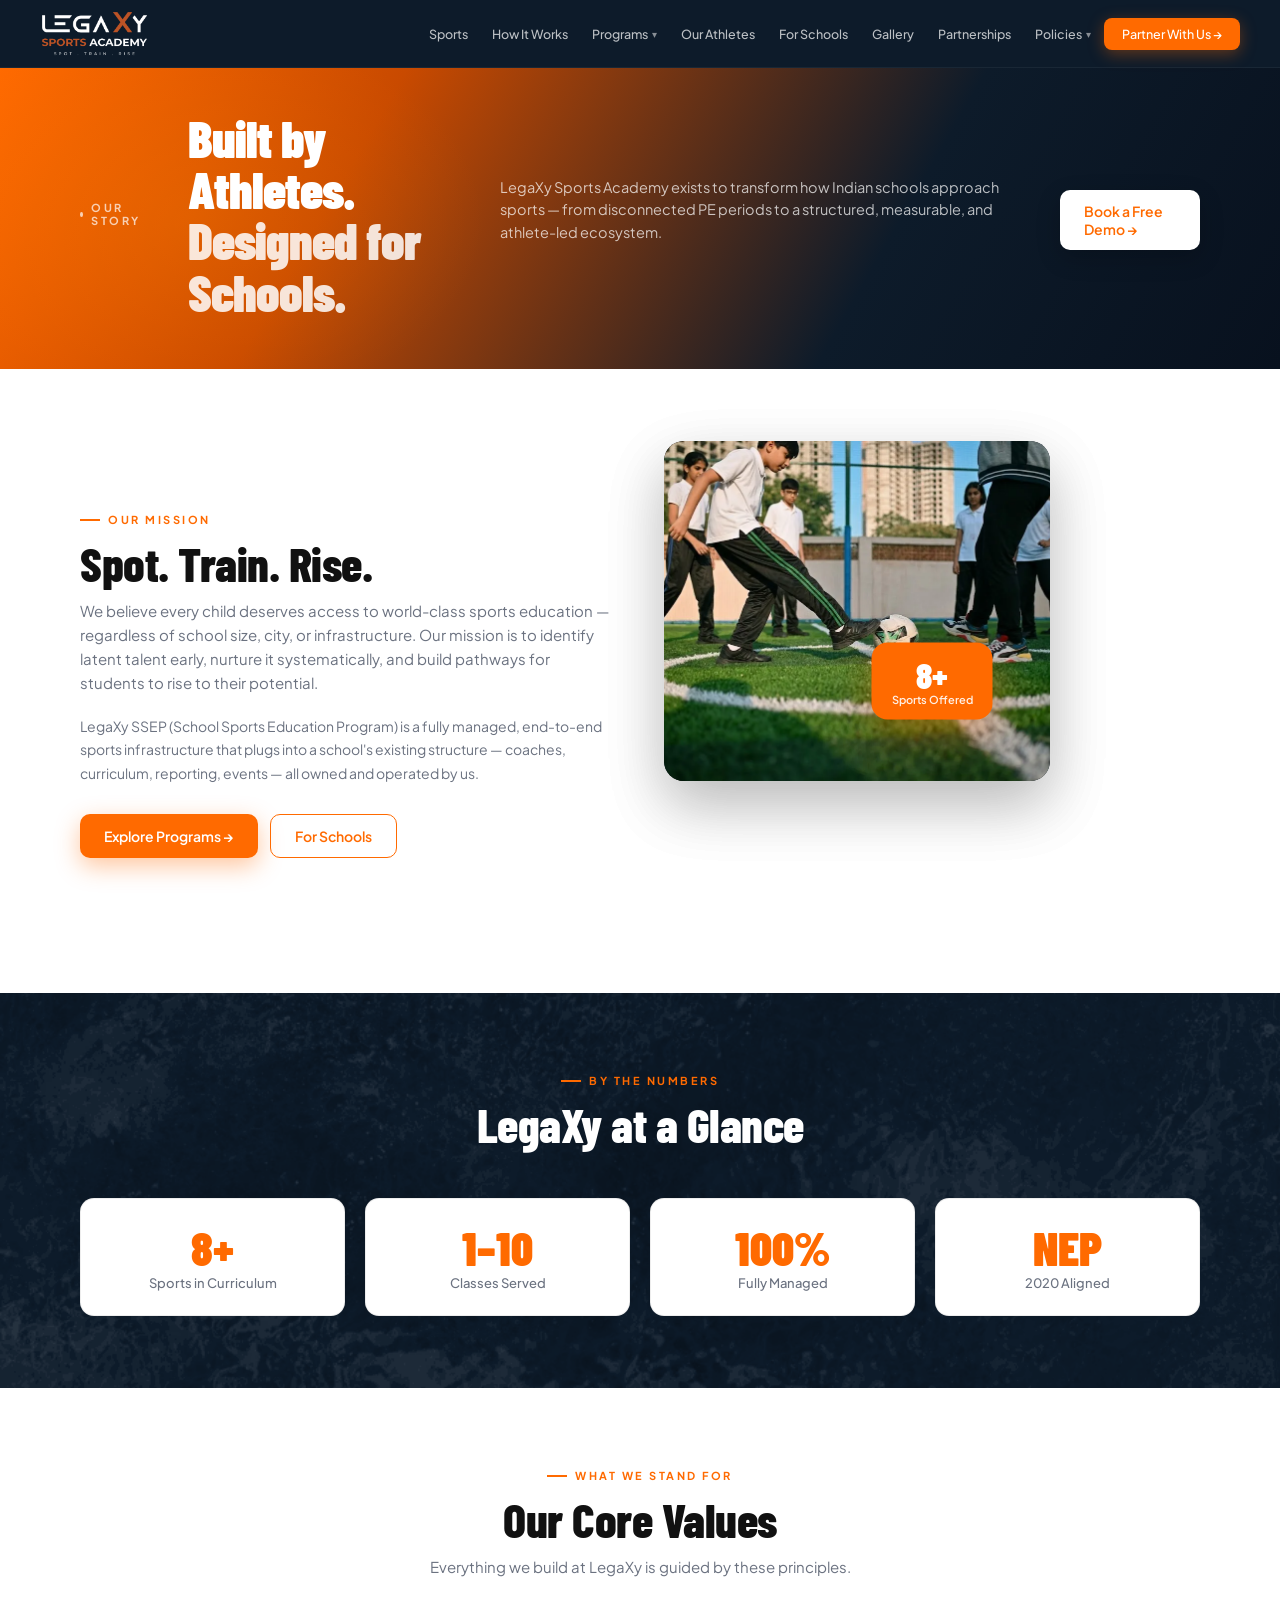
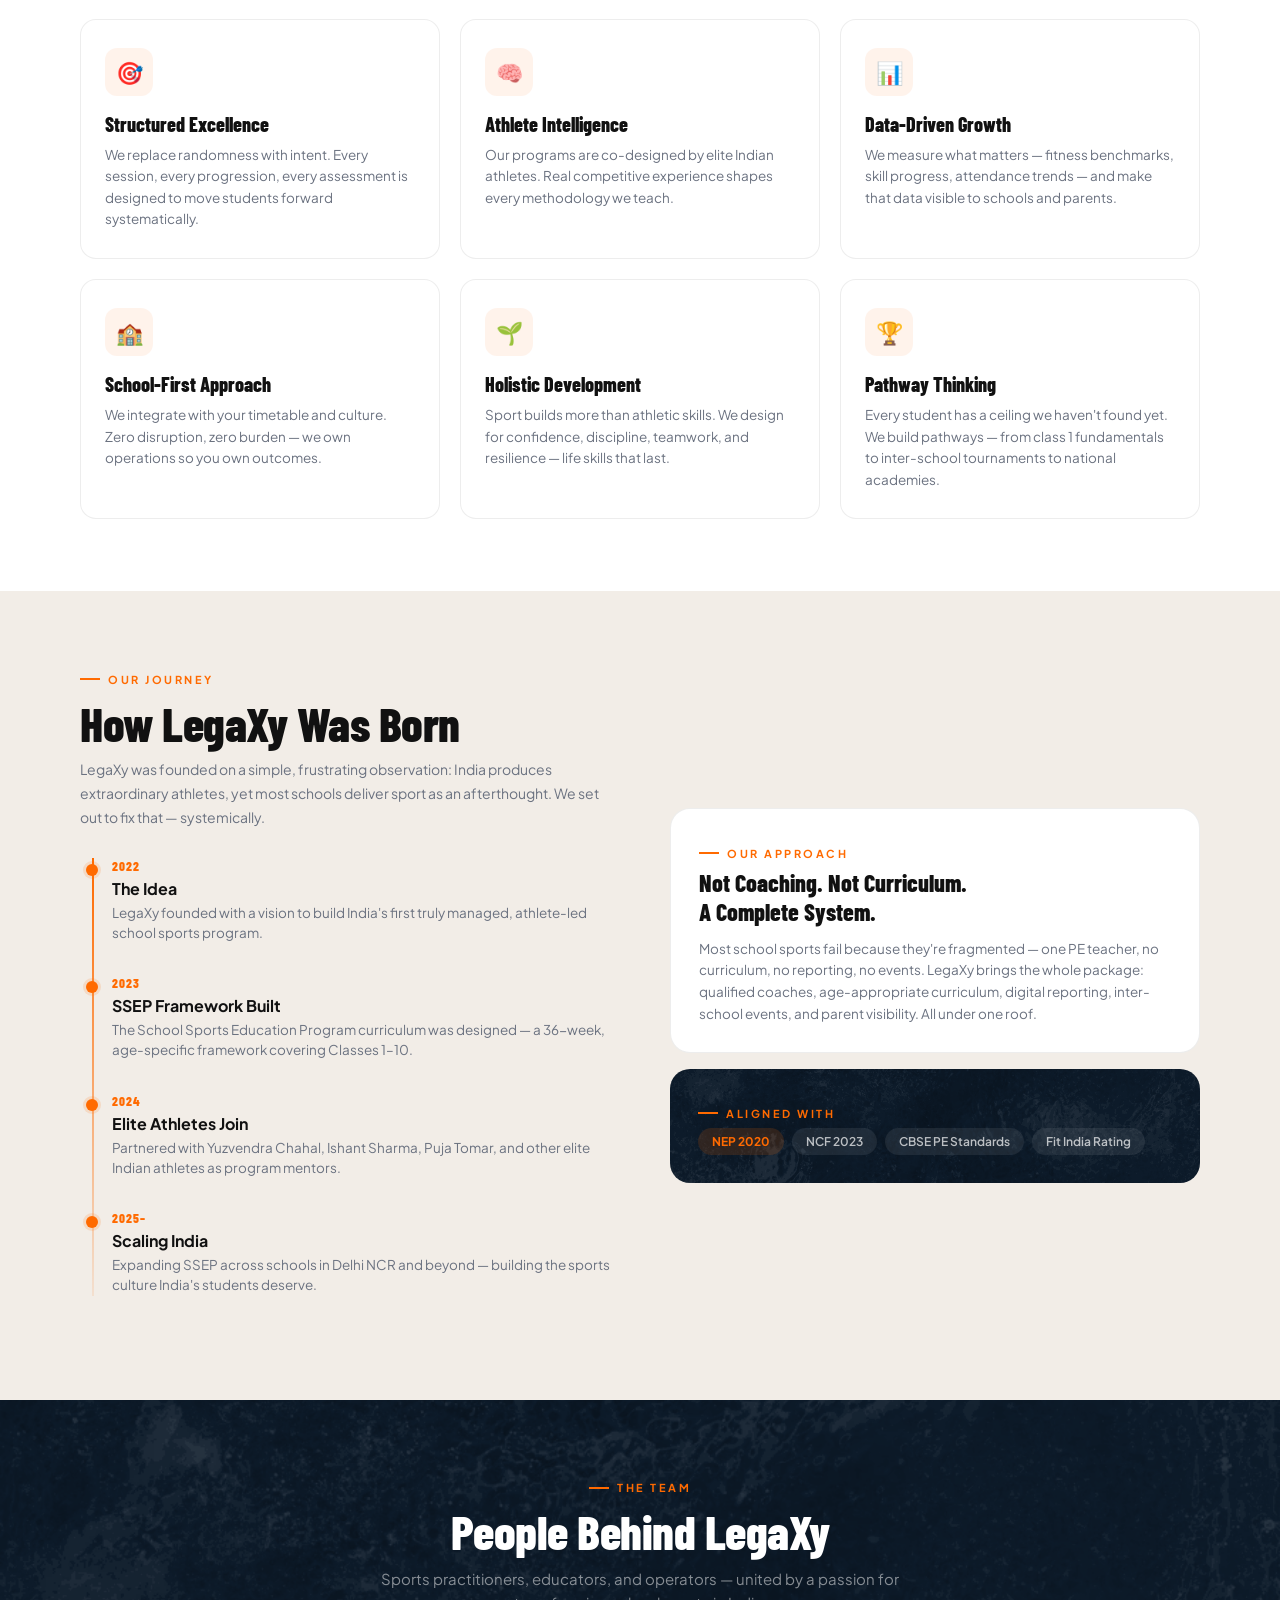
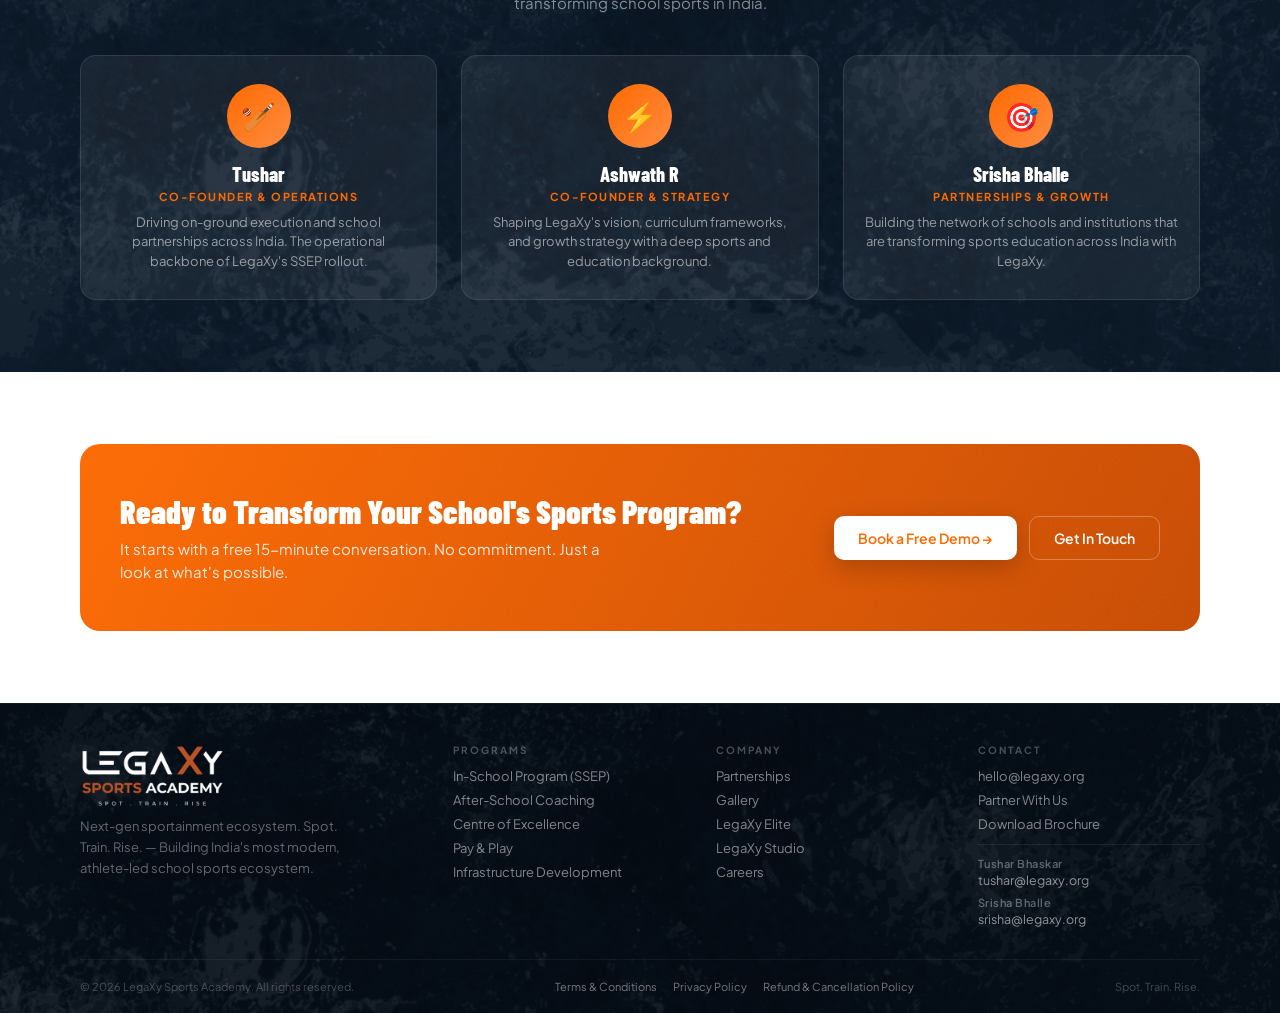
<file: about.html>
<!DOCTYPE html>
<html lang="en">
<head>
<meta charset="UTF-8">
<meta name="viewport" content="width=device-width, initial-scale=1.0">
<title>About — LegaXy Sports Academy</title>
<link rel="preconnect" href="https://fonts.googleapis.com">
<link href="https://fonts.googleapis.com/css2?family=Barlow+Condensed:wght@600;700;800;900&family=Plus+Jakarta+Sans:wght@300;400;500;600;700&display=swap" rel="stylesheet">
<link rel="stylesheet" href="shared.css">
<style>
/* ══ PAGE-SPECIFIC STYLES ══ */
.mission-grid { display: grid; grid-template-columns: 1fr 1fr; gap: 48px; align-items: center; }
.mission-visual { position: relative; }
.mission-img-stack { position: relative; height: 480px; }
.mission-img-stack img { position: absolute; width: 72%; height: 340px; object-fit: cover; border-radius: 20px; box-shadow: 0 24px 60px rgba(0,0,0,0.15); }
.mission-img-stack img:first-child { top: 0; left: 0; z-index: 2; }
.mission-img-stack img:last-child { bottom: 0; right: 0; z-index: 1; border: 4px solid var(--cream); }
.mission-stat-badge { position: absolute; top: 50%; left: 50%; transform: translate(-50%, -50%); z-index: 3; background: var(--orange); color: white; padding: 14px 20px; border-radius: 16px; text-align: center; box-shadow: 0 16px 40px rgba(255,106,0,0.4); }
.mission-stat-badge .num { font-family: var(--fd); font-size: 36px; font-weight: 900; line-height: 1; }
.mission-stat-badge .lbl { font-size: 11px; font-weight: 600; opacity: 0.9; }

.value-grid { display: grid; grid-template-columns: repeat(3, 1fr); gap: 20px; margin-top: 40px; }
.value-card { background: white; border-radius: 16px; padding: 28px 24px; border: 1px solid var(--border); transition: all 0.3s; cursor: default; position: relative; overflow: hidden; }
.value-card::after { content: ''; position: absolute; top: 0; left: 0; right: 0; height: 3px; background: linear-gradient(90deg, var(--orange), #ffaa60); transform: scaleX(0); transform-origin: left; transition: 0.35s; }
.value-card:hover { transform: translateY(-6px); box-shadow: 0 20px 48px rgba(0,0,0,0.08); border-color: transparent; }
.value-card:hover::after { transform: scaleX(1); }
.value-icon { width: 48px; height: 48px; background: rgba(255,106,0,0.08); border-radius: 12px; display: flex; align-items: center; justify-content: center; font-size: 22px; margin-bottom: 16px; }
.value-card h4 { font-family: var(--fd); font-size: 20px; font-weight: 800; margin-bottom: 8px; }
.value-card p { font-size: 13.5px; color: var(--muted); line-height: 1.6; }

.timeline { position: relative; padding-left: 32px; }
.timeline::before { content: ''; position: absolute; left: 12px; top: 0; bottom: 0; width: 2px; background: linear-gradient(to bottom, var(--orange), rgba(255,106,0,0.1)); }
.tl-item { position: relative; margin-bottom: 32px; }
.tl-item::before { content: ''; position: absolute; left: -26px; top: 6px; width: 12px; height: 12px; background: var(--orange); border-radius: 50%; box-shadow: 0 0 0 3px rgba(255,106,0,0.15); }
.tl-year { font-family: var(--fd); font-size: 13px; font-weight: 800; color: var(--orange); letter-spacing: 1px; margin-bottom: 4px; }
.tl-item h4 { font-size: 16px; font-weight: 700; margin-bottom: 4px; }
.tl-item p { font-size: 13.5px; color: var(--muted); line-height: 1.5; }

.team-grid { display: grid; grid-template-columns: repeat(3, 1fr); gap: 24px; margin-top: 40px; }
.team-card { background: rgba(255,255,255,0.06); border: 1px solid rgba(255,255,255,0.1); border-radius: 16px; padding: 28px 20px; text-align: center; transition: all 0.3s; cursor: default; }
.team-card:hover { background: rgba(255,255,255,0.1); transform: translateY(-5px); border-color: rgba(255,106,0,0.3); }
.team-avatar { width: 64px; height: 64px; border-radius: 50%; background: linear-gradient(135deg, var(--orange), #ff8c42); margin: 0 auto 14px; display: flex; align-items: center; justify-content: center; font-size: 28px; }
.team-card h4 { font-family: var(--fd); font-size: 20px; font-weight: 800; color: white; margin-bottom: 4px; }
.team-card .role { font-size: 11px; font-weight: 700; letter-spacing: 1.5px; text-transform: uppercase; color: var(--orange); margin-bottom: 10px; display: block; }
.team-card p { font-size: 13px; color: rgba(255,255,255,0.55); line-height: 1.5; }

.ssep-banner { background: linear-gradient(120deg, var(--orange), #c94a00); border-radius: 20px; padding: 48px 40px; display: grid; grid-template-columns: 1fr auto; gap: 24px; align-items: center; position: relative; overflow: hidden; }
.ssep-banner::before { content: ''; position: absolute; inset: 0; background-image: url("data:image/svg+xml,%3Csvg xmlns='http://www.w3.org/2000/svg' width='300' height='300'%3E%3Cfilter id='n'%3E%3CfeTurbulence type='fractalNoise' baseFrequency='0.9' numOctaves='4' stitchTiles='stitch'/%3E%3C/filter%3E%3Crect width='300' height='300' filter='url(%23n)' opacity='1'/%3E%3C/svg%3E"); opacity: 0.08; }
.ssep-banner h3 { font-family: var(--fd); font-size: 32px; font-weight: 900; color: white; margin-bottom: 8px; position: relative; }
.ssep-banner p { font-size: 15px; color: rgba(255,255,255,0.85); line-height: 1.5; position: relative; max-width: 480px; }

.partner-stat-row { display: grid; grid-template-columns: repeat(4, 1fr); gap: 20px; margin-top: 48px; }
.pstat { text-align: center; padding: 24px; background: white; border-radius: 14px; border: 1px solid var(--border); }
.pstat-num { font-family: var(--fd); font-size: 48px; font-weight: 900; color: var(--orange); line-height: 1; margin-bottom: 4px; }
.pstat-lbl { font-size: 13px; color: var(--muted); font-weight: 500; }

@media (max-width: 1024px) {
  .mission-grid, .value-grid { grid-template-columns: 1fr; }
  .team-grid { grid-template-columns: 1fr 1fr; }
  .partner-stat-row { grid-template-columns: 1fr 1fr; }
  .ssep-banner { grid-template-columns: 1fr; }
}
@media (max-width: 768px) {
  .value-grid { grid-template-columns: 1fr; }
  .team-grid { grid-template-columns: 1fr; }
  .partner-stat-row { grid-template-columns: 1fr 1fr; gap: 12px; }
  .mission-img-stack { height: 320px; }
  .pstat-num { font-size: 36px; }
}
</style>
</head>
<body>

<!-- Navbar + Footer injected by shared.js -->

<!-- PAGE HERO -->
<section class="page-hero">
  <div class="page-hero-orb"></div>
  <div class="container">
    <div class="page-hero-breadcrumb"><a href="index.html">Home</a> <span>›</span> About</div>
    <div class="page-hero-eyebrow"><span class="dot"></span> Our Story</div>
    <h1>Built by Athletes.<br><em>Designed for Schools.</em></h1>
    <p class="page-hero-sub">LegaXy Sports Academy exists to transform how Indian schools approach sports — from disconnected PE periods to a structured, measurable, and athlete-led ecosystem.</p>
    <a href="demo.html" class="btn btn-primary">Book a Free Demo →</a>
  </div>
</section>

<!-- MISSION -->
<section class="page-section alt">
  <div class="container">
    <div class="mission-grid">
      <div class="reveal">
        <div class="section-tag"><span class="tag-line"></span> Our Mission</div>
        <h2 class="section-h2">Spot. Train. Rise.</h2>
        <p class="section-sub" style="margin-bottom:20px;">We believe every child deserves access to world-class sports education — regardless of school size, city, or infrastructure. Our mission is to identify latent talent early, nurture it systematically, and build pathways for students to rise to their potential.</p>
        <p style="font-size:14px;color:var(--muted);line-height:1.7;margin-bottom:28px;">LegaXy SSEP (School Sports Education Program) is a fully managed, end-to-end sports infrastructure that plugs into a school's existing structure — coaches, curriculum, reporting, events — all owned and operated by us.</p>
        <div style="display:flex;gap:12px;flex-wrap:wrap;">
          <a href="programs.html" class="btn btn-orange">Explore Programs →</a>
          <a href="schools.html" class="btn btn-outline">For Schools</a>
        </div>
      </div>
      <div class="mission-visual reveal rd2">
        <div class="mission-img-stack">
          <img decoding="async" src="hero-img.webp" alt="LegaXy training">
          <img loading="lazy" decoding="async" src="coaches.webp" alt="Coaching session">
          <div class="mission-stat-badge">
            <div class="num">8+</div>
            <div class="lbl">Sports Offered</div>
          </div>
        </div>
      </div>
    </div>
  </div>
</section>

<!-- STATS -->
<section class="page-section" style="background:var(--navy);position:relative;overflow:hidden;">
  <div class="glass-overlay"></div>
  <div class="container">
    <div style="text-align:center;margin-bottom:48px;" class="reveal">
      <div class="section-tag" style="justify-content:center;"><span class="tag-line"></span> By the Numbers</div>
      <h2 class="section-h2" style="color:white;">LegaXy at a Glance</h2>
    </div>
    <div class="partner-stat-row">
      <div class="pstat reveal rd1"><div class="pstat-num">8+</div><div class="pstat-lbl">Sports in Curriculum</div></div>
      <div class="pstat reveal rd2"><div class="pstat-num">1–10</div><div class="pstat-lbl">Classes Served</div></div>
      <div class="pstat reveal rd3"><div class="pstat-num">100%</div><div class="pstat-lbl">Fully Managed</div></div>
      <div class="pstat reveal rd4"><div class="pstat-num">NEP</div><div class="pstat-lbl">2020 Aligned</div></div>
    </div>
  </div>
</section>

<!-- VALUES -->
<section class="page-section alt">
  <div class="container">
    <div class="reveal" style="text-align:center;">
      <div class="section-tag" style="justify-content:center;"><span class="tag-line"></span> What We Stand For</div>
      <h2 class="section-h2">Our Core Values</h2>
      <p class="section-sub" style="margin:0 auto 0;">Everything we build at LegaXy is guided by these principles.</p>
    </div>
    <div class="value-grid">
      <div class="value-card reveal rd1">
        <div class="value-icon">🎯</div>
        <h4>Structured Excellence</h4>
        <p>We replace randomness with intent. Every session, every progression, every assessment is designed to move students forward systematically.</p>
      </div>
      <div class="value-card reveal rd2">
        <div class="value-icon">🧠</div>
        <h4>Athlete Intelligence</h4>
        <p>Our programs are co-designed by elite Indian athletes. Real competitive experience shapes every methodology we teach.</p>
      </div>
      <div class="value-card reveal rd3">
        <div class="value-icon">📊</div>
        <h4>Data-Driven Growth</h4>
        <p>We measure what matters — fitness benchmarks, skill progress, attendance trends — and make that data visible to schools and parents.</p>
      </div>
      <div class="value-card reveal rd1">
        <div class="value-icon">🏫</div>
        <h4>School-First Approach</h4>
        <p>We integrate with your timetable and culture. Zero disruption, zero burden — we own operations so you own outcomes.</p>
      </div>
      <div class="value-card reveal rd2">
        <div class="value-icon">🌱</div>
        <h4>Holistic Development</h4>
        <p>Sport builds more than athletic skills. We design for confidence, discipline, teamwork, and resilience — life skills that last.</p>
      </div>
      <div class="value-card reveal rd3">
        <div class="value-icon">🏆</div>
        <h4>Pathway Thinking</h4>
        <p>Every student has a ceiling we haven't found yet. We build pathways — from class 1 fundamentals to inter-school tournaments to national academies.</p>
      </div>
    </div>
  </div>
</section>

<!-- OUR JOURNEY -->
<section class="page-section warm">
  <div class="container">
    <div class="mission-grid" style="gap:60px;">
      <div class="reveal">
        <div class="section-tag"><span class="tag-line"></span> Our Journey</div>
        <h2 class="section-h2">How LegaXy Was Born</h2>
        <p style="font-size:14px;color:var(--muted);line-height:1.7;margin-bottom:28px;">LegaXy was founded on a simple, frustrating observation: India produces extraordinary athletes, yet most schools deliver sport as an afterthought. We set out to fix that — systemically.</p>
        <div class="timeline">
          <div class="tl-item reveal rd1">
            <div class="tl-year">2022</div>
            <h4>The Idea</h4>
            <p>LegaXy founded with a vision to build India's first truly managed, athlete-led school sports program.</p>
          </div>
          <div class="tl-item reveal rd2">
            <div class="tl-year">2023</div>
            <h4>SSEP Framework Built</h4>
            <p>The School Sports Education Program curriculum was designed — a 36-week, age-specific framework covering Classes 1–10.</p>
          </div>
          <div class="tl-item reveal rd3">
            <div class="tl-year">2024</div>
            <h4>Elite Athletes Join</h4>
            <p>Partnered with Yuzvendra Chahal, Ishant Sharma, Puja Tomar, and other elite Indian athletes as program mentors.</p>
          </div>
          <div class="tl-item reveal rd4">
            <div class="tl-year">2025–</div>
            <h4>Scaling India</h4>
            <p>Expanding SSEP across schools in Delhi NCR and beyond — building the sports culture India's students deserve.</p>
          </div>
        </div>
      </div>
      <div class="reveal rd2" style="display:flex;flex-direction:column;gap:16px;">
        <div style="background:white;border-radius:20px;padding:28px;border:1px solid var(--border);">
          <div class="section-tag" style="margin-bottom:8px;"><span class="tag-line"></span> Our Approach</div>
          <h3 style="font-family:var(--fd);font-size:24px;font-weight:800;margin-bottom:12px;">Not Coaching. Not Curriculum.<br>A Complete System.</h3>
          <p style="font-size:13.5px;color:var(--muted);line-height:1.6;">Most school sports fail because they're fragmented — one PE teacher, no curriculum, no reporting, no events. LegaXy brings the whole package: qualified coaches, age-appropriate curriculum, digital reporting, inter-school events, and parent visibility. All under one roof.</p>
        </div>
        <div style="background:var(--navy);border-radius:20px;padding:28px;position:relative;overflow:hidden;">
          <div class="glass-overlay"></div>
          <div style="position:relative;z-index:2;">
            <div class="section-tag" style="margin-bottom:8px;"><span class="tag-line"></span> Aligned With</div>
            <div style="display:flex;flex-wrap:wrap;gap:8px;">
              <span style="padding:6px 14px;background:rgba(255,106,0,0.15);color:var(--orange);border-radius:100px;font-size:12px;font-weight:700;">NEP 2020</span>
              <span style="padding:6px 14px;background:rgba(255,255,255,0.08);color:rgba(255,255,255,0.7);border-radius:100px;font-size:12px;font-weight:600;">NCF 2023</span>
              <span style="padding:6px 14px;background:rgba(255,255,255,0.08);color:rgba(255,255,255,0.7);border-radius:100px;font-size:12px;font-weight:600;">CBSE PE Standards</span>
              <span style="padding:6px 14px;background:rgba(255,255,255,0.08);color:rgba(255,255,255,0.7);border-radius:100px;font-size:12px;font-weight:600;">Fit India Rating</span>
            </div>
          </div>
        </div>
      </div>
    </div>
  </div>
</section>

<!-- TEAM -->
<section class="page-section" style="background:var(--navy);position:relative;overflow:hidden;">
  <div class="glass-overlay"></div>
  <div class="container">
    <div class="reveal" style="text-align:center;margin-bottom:8px;">
      <div class="section-tag" style="justify-content:center;"><span class="tag-line"></span> The Team</div>
      <h2 class="section-h2" style="color:white;">People Behind LegaXy</h2>
      <p class="section-sub" style="color:rgba(255,255,255,0.5);margin:0 auto;">Sports practitioners, educators, and operators — united by a passion for transforming school sports in India.</p>
    </div>
    <div class="team-grid">
      <div class="team-card reveal rd1">
        <div class="team-avatar">🏏</div>
        <h4>Tushar</h4>
        <span class="role">Co-Founder & Operations</span>
        <p>Driving on-ground execution and school partnerships across India. The operational backbone of LegaXy's SSEP rollout.</p>
      </div>
      <div class="team-card reveal rd2">
        <div class="team-avatar">⚡</div>
        <h4>Ashwath R</h4>
        <span class="role">Co-Founder & Strategy</span>
        <p>Shaping LegaXy's vision, curriculum frameworks, and growth strategy with a deep sports and education background.</p>
      </div>
      <div class="team-card reveal rd3">
        <div class="team-avatar">🎯</div>
        <h4>Srisha Bhalle</h4>
        <span class="role">Partnerships & Growth</span>
        <p>Building the network of schools and institutions that are transforming sports education across India with LegaXy.</p>
      </div>
    </div>
  </div>
</section>

<!-- CTA BANNER -->
<section class="page-section alt">
  <div class="container">
    <div class="ssep-banner reveal">
      <div>
        <h3>Ready to Transform Your School's Sports Program?</h3>
        <p>It starts with a free 15-minute conversation. No commitment. Just a look at what's possible.</p>
      </div>
      <div style="display:flex;gap:12px;flex-wrap:wrap;flex-shrink:0;">
        <a href="demo.html" class="btn btn-primary">Book a Free Demo →</a>
        <a href="contact.html" class="btn btn-outline-w">Get In Touch</a>
      </div>
    </div>
  </div>
</section>

<script src="shared.js"></script>
</body>
</html>
</file>
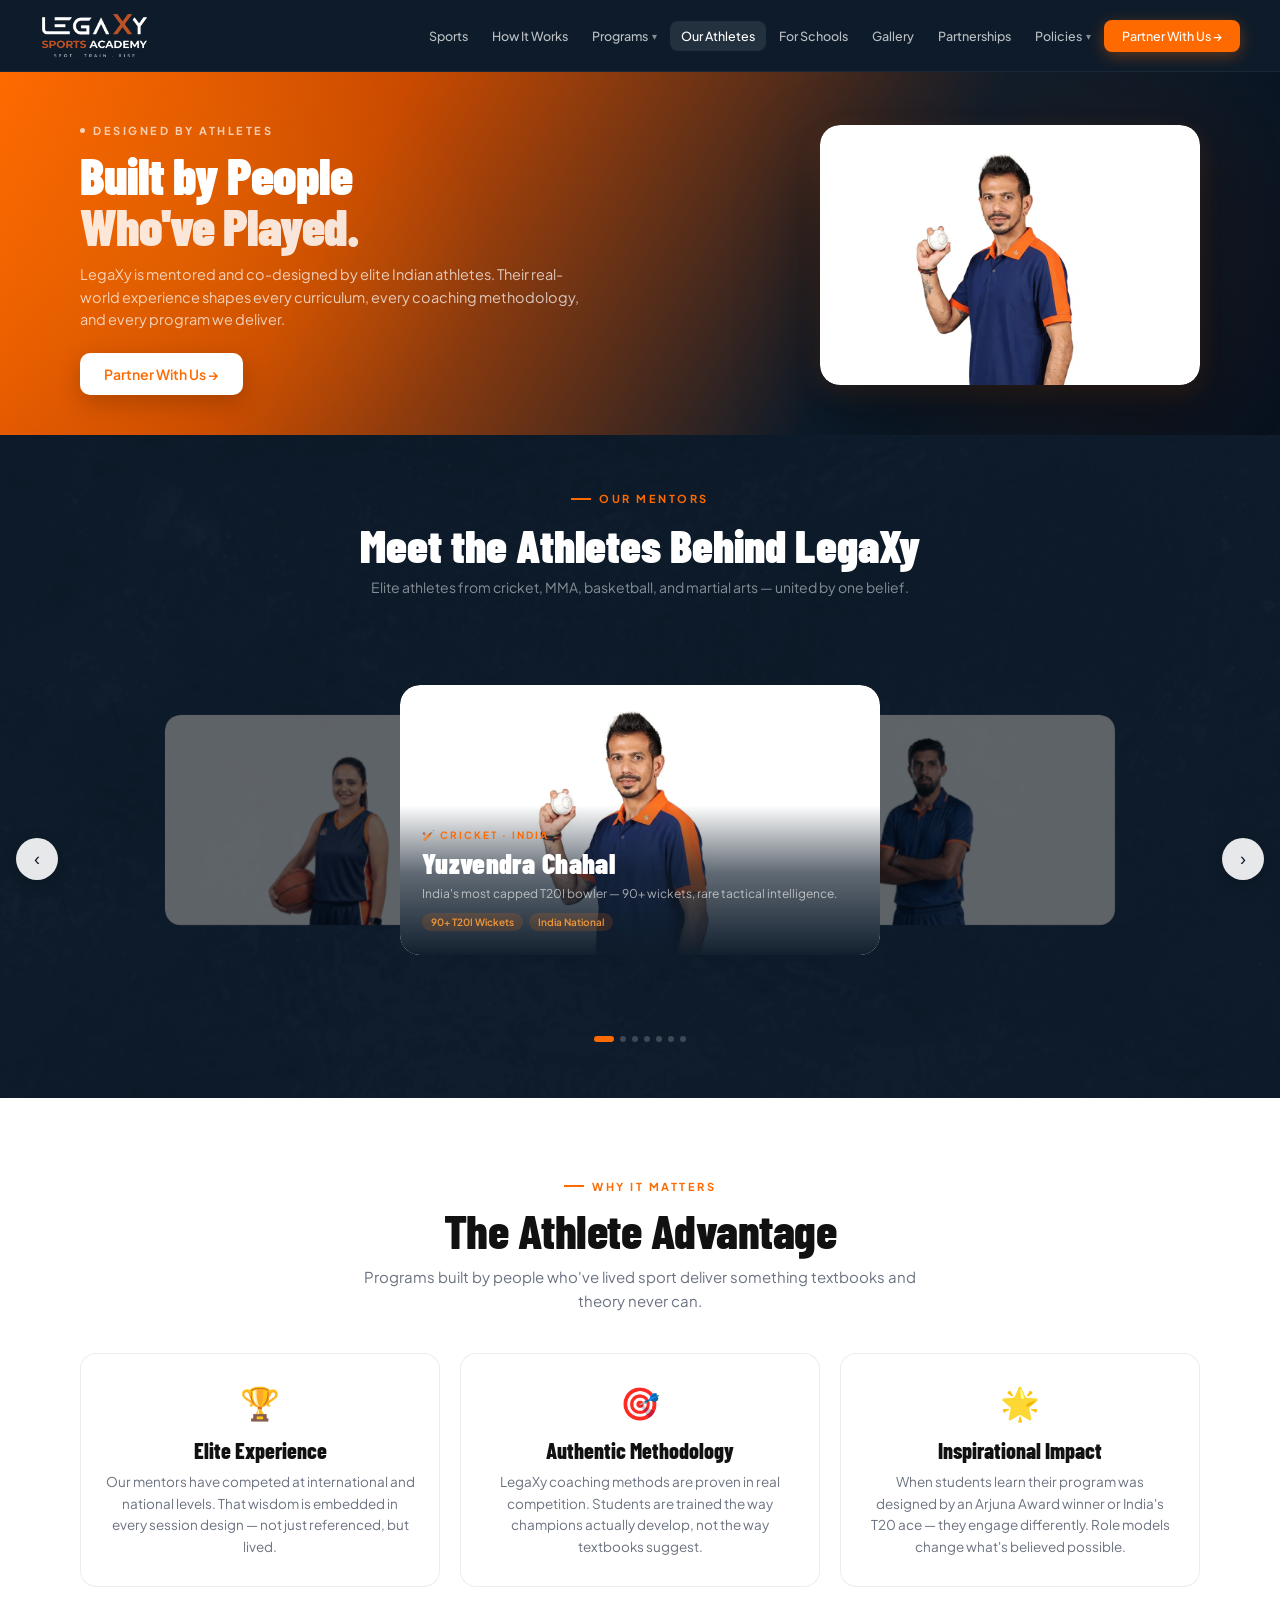
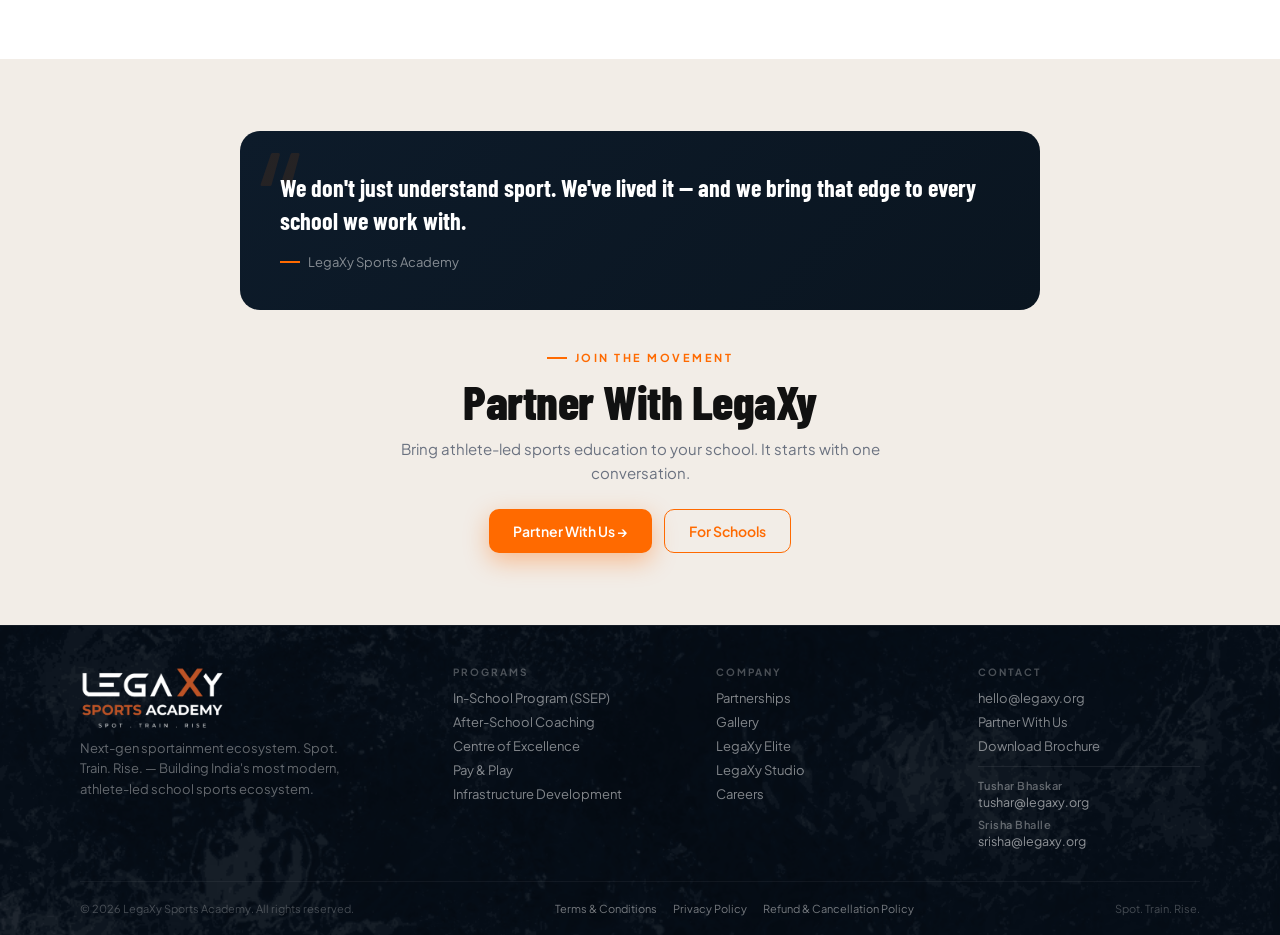
<file: athletes.html>
<!DOCTYPE html>
<html lang="en">
<head>
<meta charset="UTF-8">
<meta name="viewport" content="width=device-width, initial-scale=1.0">
<title>Our Athletes — LegaXy Sports Academy</title>
<link rel="preconnect" href="https://fonts.googleapis.com">
<link href="https://fonts.googleapis.com/css2?family=Barlow+Condensed:wght@600;700;800;900&family=Plus+Jakarta+Sans:wght@300;400;500;600;700&display=swap" rel="stylesheet">
<style>
/* ══════════════════════════════════════════════
   LegaXy Sports Academy — Shared Styles
   ══════════════════════════════════════════════ */

@import url('https://fonts.googleapis.com/css2?family=Barlow+Condensed:wght@600;700;800;900&family=Plus+Jakarta+Sans:wght@300;400;500;600;700&display=swap');

:root {
  --orange: #ff6a00;
  --navy: #0d1b2a;
  --cream: #faf8f5;
  --warm: #f2ede7;
  --text: #111;
  --muted: #6b7280;
  --border: rgba(0,0,0,0.07);
  --fd: 'Barlow Condensed', sans-serif;
  --fb: 'Plus Jakarta Sans', sans-serif;
}

*, *::before, *::after { margin: 0; padding: 0; box-sizing: border-box; }

html { scroll-behavior: smooth; scroll-padding-top: 72px; }

body {
  font-family: var(--fb);
  background: var(--cream);
  color: var(--text);
  overflow-x: hidden;
  padding-top: 72px;
}

/* ══════════ SCROLL BAR ══════════ */
#scrollBar { position: fixed; top: 0; left: 0; height: 3px; width: 0%; background: linear-gradient(90deg, var(--orange), #ffb347); z-index: 9999; pointer-events: none; }

/* ══════════ NAVBAR ══════════ */
.navbar { position: fixed; top: 0; left: 0; right: 0; z-index: 1000; height: 72px; padding: 0 40px; display: flex; align-items: center; background: var(--navy); border-bottom: 1px solid rgba(255,255,255,0.05); transition: box-shadow 0.4s; }
.navbar.scrolled { box-shadow: 0 4px 20px rgba(0,0,0,0.4); }
.nav-inner { max-width: 1280px; margin: 0 auto; width: 100%; display: flex; align-items: center; justify-content: space-between; }

/* ── Logo: dominant and premium ── */
.nav-logo { text-decoration: none; display: flex; align-items: center; }
.nav-logo img { height: 48px; width: auto; object-fit: contain; display: block; }

.nav-links { display: flex; align-items: center; gap: 2px; list-style: none; }
.nav-links > li { position: relative; }
.nav-links a { color: rgba(255,255,255,0.72); text-decoration: none; font-size: 12.5px; font-weight: 500; padding: 7px 11px; border-radius: 8px; transition: all 0.2s; white-space: nowrap; display: flex; align-items: center; gap: 4px; }
.nav-links a:hover, .nav-links a.active { color: white; background: rgba(255,255,255,0.09); }
.nav-links .nav-cta { background: var(--orange); color: white !important; padding: 8px 18px !important; box-shadow: 0 4px 16px rgba(255,106,0,0.35); border-radius: 8px; }
.nav-links .nav-cta:hover { background: #ff7d1a; transform: translateY(-1px); }
.menu-toggle { display: none; background: none; border: none; color: white; font-size: 28px; cursor: pointer; padding: 5px; }

/* ══════════ PROGRAMS DROPDOWN ══════════ */
.nav-arrow { font-size: 10px; opacity: 0.7; transition: transform 0.25s; }
.nav-dropdown.open .nav-arrow { transform: rotate(180deg); }

.nav-dropdown-menu {
  position: absolute;
  top: calc(100% + 8px);
  left: 0;
  background: var(--navy);
  border: 1px solid rgba(255,255,255,0.1);
  border-radius: 12px;
  padding: 6px;
  list-style: none;
  min-width: 210px;
  box-shadow: 0 16px 40px rgba(0,0,0,0.4);
  opacity: 0;
  visibility: hidden;
  transform: translateY(-8px);
  transition: opacity 0.22s ease, transform 0.22s ease, visibility 0.22s;
  z-index: 100;
}
.nav-dropdown.open .nav-dropdown-menu {
  opacity: 1;
  visibility: visible;
  transform: translateY(0);
}
.nav-dropdown-menu li a {
  display: block;
  padding: 9px 14px;
  font-size: 13px;
  color: rgba(255,255,255,0.7);
  border-radius: 8px;
  background: none;
  transition: all 0.15s;
}
.nav-dropdown-menu li a:hover {
  color: white;
  background: rgba(255,255,255,0.08);
}

/* ══════════ MOBILE MENU ══════════ */
.mobile-menu { position: fixed; top: 0; right: -100%; width: 100%; height: 100vh; background: rgba(13,27,42,0.98); z-index: 2000; display: flex; flex-direction: column; align-items: center; justify-content: center; transition: right 0.4s cubic-bezier(0.4,0,0.2,1); }
.mobile-menu.open { right: 0; }
.menu-close { position: absolute; top: 20px; right: 24px; background: none; border: none; color: white; font-size: 32px; cursor: pointer; padding: 10px; }
.mobile-nav-links { list-style: none; text-align: center; display: flex; flex-direction: column; gap: 20px; }
.mobile-nav-links a { color: white; font-size: 20px; text-decoration: none; font-family: var(--fd); letter-spacing: 1.5px; text-transform: uppercase; transition: color 0.2s; }
.mobile-nav-links a:hover { color: var(--orange); }
.mobile-nav-links .nav-cta { color: var(--orange); font-weight: 800; margin-top: 10px; display: inline-block; }

/* ══════════ GLASS OVERLAY ══════════ */
.glass-overlay { position: absolute; inset: 0; z-index: 1; pointer-events: none; background-image: url('glass-texture-alpha.webp'); background-size: cover; background-position: center;  }

/* ══════════ SHARED LAYOUT ══════════ */
.container { max-width: 1200px; margin: 0 auto; padding: 0 40px; width: 100%; position: relative; z-index: 2; }
.section-tag { display: inline-flex; align-items: center; gap: 8px; font-size: 11px; font-weight: 700; letter-spacing: 2.5px; text-transform: uppercase; color: var(--orange); margin-bottom: 12px; }
.tag-line { width: 20px; height: 2px; background: var(--orange); display: inline-block; }
.section-h2 { font-family: var(--fd); font-size: clamp(32px,4vw,48px); font-weight: 800; line-height: 1.05; letter-spacing: -0.5px; margin-bottom: 10px; }
.section-sub { font-size: 15px; color: var(--muted); line-height: 1.6; max-width: 560px; }
.reveal { opacity: 0; transform: translateY(20px); transition: opacity 0.7s ease, transform 0.7s ease; }
.reveal.visible { opacity: 1; transform: translateY(0); }
.rd1 { transition-delay: 0.08s; }
.rd2 { transition-delay: 0.16s; }
.rd3 { transition-delay: 0.24s; }
.rd4 { transition-delay: 0.32s; }

/* ══════════ BUTTONS ══════════ */
.btn { display: inline-flex; align-items: center; gap: 8px; padding: 12px 24px; border-radius: 10px; font-size: 14px; font-weight: 600; cursor: pointer; border: none; transition: all 0.25s ease; text-decoration: none; font-family: var(--fb); position: relative; overflow: hidden; }
.btn::after { content: ''; position: absolute; inset: 0; background: linear-gradient(120deg, transparent, rgba(255,255,255,0.2), transparent); transform: translateX(-100%); transition: 0.55s; }
.btn:hover::after { transform: translateX(100%); }
.btn-primary { background: white; color: var(--orange); box-shadow: 0 8px 24px rgba(0,0,0,0.2); }
.btn-primary:hover { transform: translateY(-2px); box-shadow: 0 14px 36px rgba(0,0,0,0.3); }
.btn-orange { background: var(--orange); color: white; box-shadow: 0 8px 24px rgba(255,106,0,0.38); }
.btn-orange:hover { background: #ff7a1a; transform: translateY(-2px); box-shadow: 0 14px 36px rgba(255,106,0,0.48); }
.btn-outline { background: transparent; color: var(--orange); border: 1.5px solid var(--orange); }
.btn-outline:hover { background: rgba(255,106,0,0.07); transform: translateY(-2px); }
.btn-outline-w { background: transparent; color: white; border: 1.5px solid rgba(255,255,255,0.28); }
.btn-outline-w:hover { background: rgba(255,255,255,0.09); transform: translateY(-2px); }
.btn-glass { background: rgba(255,255,255,0.16); color: white; border: 1px solid rgba(255,255,255,0.28); }
.btn-glass:hover { background: rgba(255,255,255,0.2); transform: translateY(-2px); }

/* ══════════ PAGE HERO (sub-pages) ══════════
   Compact: users see content below without scrolling
   ══════════════════════════════════════════════ */
.page-hero {
  background: linear-gradient(120deg, #ff6a00 0%, #c94a00 28%, #0d1b2a 68%, #08111e 100%);
  color: white;
  padding: 44px 0 40px;        /* was 80px / 60px */
  position: relative;
  overflow: hidden;
}
.page-hero::before { content: ''; position: absolute; inset: 0; z-index: 0; pointer-events: none; background-image: url("data:image/svg+xml,%3Csvg xmlns='http://www.w3.org/2000/svg' width='300' height='300'%3E%3Cfilter id='n'%3E%3CfeTurbulence type='fractalNoise' baseFrequency='0.9' numOctaves='4' stitchTiles='stitch'/%3E%3C/filter%3E%3Crect width='300' height='300' filter='url(%23n)' opacity='1'/%3E%3C/svg%3E"); opacity: 0.055; mix-blend-mode: overlay; }
.page-hero-orb { position: absolute; top: -20%; left: -10%; width: 50%; height: 140%; background: radial-gradient(ellipse, rgba(255,140,0,0.2) 0%, transparent 65%); z-index: 0; pointer-events: none; }
.page-hero-orb2 { position: absolute; top: -30%; right: -5%; width: 40%; height: 160%; background: radial-gradient(ellipse, rgba(255,106,0,0.08) 0%, transparent 65%); z-index: 0; pointer-events: none; }

/* ── Hero inner layout: left text + right image ── */
.page-hero .container { position: relative; z-index: 2; display: flex; align-items: center; gap: 40px; }
.page-hero-content { flex: 1; min-width: 0; }
.page-hero-visual { flex: 0 0 380px; display: flex; justify-content: flex-end; }

/* ── Hero image placeholder ── */
.page-hero-img {
  width: 100%;
  max-width: 380px;
  height: 260px;
  border-radius: 20px;
  overflow: hidden;
  position: relative;
  box-shadow: 0 32px 80px rgba(0,0,0,0.4), 0 8px 24px rgba(255,106,0,0.15);
}
.page-hero-img img {
  width: 100%;
  height: 100%;
  object-fit: cover;
  display: block;
  border-radius: 20px;
  /* Replace src attribute to swap image */
}
.page-hero-img-placeholder {
  width: 100%;
  height: 100%;
  background: linear-gradient(135deg, rgba(255,106,0,0.25) 0%, rgba(13,27,42,0.6) 100%);
  display: flex;
  flex-direction: column;
  align-items: center;
  justify-content: center;
  gap: 10px;
  border-radius: 20px;
  border: 1px solid rgba(255,255,255,0.12);
}
.page-hero-img-placeholder .ph-icon { font-size: 48px; opacity: 0.7; }
.page-hero-img-placeholder .ph-label { font-size: 12px; font-weight: 600; letter-spacing: 1.5px; text-transform: uppercase; color: rgba(255,255,255,0.5); }
/* Shimmer border on image */
.page-hero-img::before {
  content: '';
  position: absolute;
  inset: -1px;
  border-radius: 21px;
  z-index: 2;
  pointer-events: none;
  background: linear-gradient(140deg, rgba(255,255,255,0.22) 0%, rgba(255,106,0,0.12) 50%, rgba(255,255,255,0.04) 100%);
  -webkit-mask: linear-gradient(#fff 0 0) content-box, linear-gradient(#fff 0 0);
  -webkit-mask-composite: xor;
  mask-composite: exclude;
  padding: 1px;
}

/* ── Breadcrumb: HIDDEN everywhere ── */
.page-hero-breadcrumb { display: none !important; }

.page-hero-eyebrow { display: inline-flex; align-items: center; gap: 8px; font-size: 11px; font-weight: 700; letter-spacing: 2.5px; text-transform: uppercase; color: rgba(255,255,255,0.7); margin-bottom: 12px; }
.page-hero-eyebrow .dot { width: 5px; height: 5px; border-radius: 50%; background: rgba(255,255,255,0.7); }

/* Smaller h1 than before (was clamp 40–72px) */
.page-hero h1 { font-family: var(--fd); font-size: clamp(34px,4vw,58px); font-weight: 900; line-height: 1.0; letter-spacing: -1px; margin-bottom: 12px; }
.page-hero h1 em { color: rgba(255,255,255,0.85); font-style: normal; }
.page-hero-sub { font-size: 14.5px; color: rgba(255,255,255,0.72); line-height: 1.55; max-width: 520px; margin-bottom: 22px; }

/* ══════════ PAGE SECTIONS ══════════ */
.page-section { padding: 72px 0; }
.page-section.alt { background: white; }
.page-section.navy { background: var(--navy); position: relative; overflow: hidden; }
.page-section.warm { background: var(--warm); }

/* ══════════ PROG BADGES ══════════ */
.prog-badge { display: inline-block; font-size: 9.5px; font-weight: 700; letter-spacing: 1px; text-transform: uppercase; padding: 4px 8px; border-radius: 6px; margin-bottom: 10px; }
.inschool-badge { background: rgba(74,222,128,0.15); color: #4ade80; }
.afterschool-badge { background: rgba(255,106,0,0.15); color: var(--orange); }
.coe-badge { background: rgba(167,139,250,0.15); color: #a78bfa; }
.infra-badge { background: rgba(56,189,248,0.15); color: #38bdf8; }

/* ══════════ FOOTER ══════════ */
.footer { background: #060e18; padding: 40px 0 20px; border-top: 1px solid rgba(255,255,255,0.05); position: relative; overflow: hidden; }
.footer-inner { display: grid; grid-template-columns: 1.5fr 1fr 1fr 1fr; gap: 40px; margin-bottom: 32px; }
.footer-brand .footer-logo { height: 64px; width: auto; object-fit: contain; display: block; margin-bottom: 8px; }
.footer-brand p { font-size: 13px; color: rgba(255,255,255,0.38); line-height: 1.6; max-width: 260px; }
.footer-col h5 { font-size: 10px; font-weight: 700; letter-spacing: 2px; text-transform: uppercase; color: rgba(255,255,255,0.28); margin-bottom: 12px; }
.footer-col a { display: block; color: rgba(255,255,255,0.5); text-decoration: none; font-size: 13px; margin-bottom: 8px; transition: color 0.2s; }
.footer-col a:hover { color: white; }
.footer-contacts { margin-top: 12px; padding-top: 12px; border-top: 1px solid rgba(255,255,255,0.07); display: flex; flex-direction: column; gap: 8px; }
.footer-contact-row { display: flex; flex-direction: column; gap: 2px; }
.footer-contact-name { font-size: 11px; color: rgba(255,255,255,0.35); font-weight: 600; letter-spacing: 0.5px; }
.footer-contact-row a { font-size: 12.5px; color: rgba(255,255,255,0.55); margin-bottom: 0; }
.footer-bottom { border-top: 1px solid rgba(255,255,255,0.05); padding-top: 20px; display: flex; justify-content: space-between; align-items: center; }
.footer-bottom p { font-size: 11px; color: rgba(255,255,255,0.25); }

/* ══════════ ANIMATIONS ══════════ */
@keyframes fadeSlide { from { opacity: 0; transform: translateY(12px); } to { opacity: 1; transform: translateY(0); } }
@keyframes hb1 { 0%,100%{transform:translateY(0)} 50%{transform:translateY(-10px)} }
@keyframes hb2 { 0%,100%{transform:translateY(0)} 50%{transform:translateY(10px)} }

/* ══════════ RESPONSIVE ══════════ */
@media (max-width: 1100px) {
  .page-hero-visual { flex: 0 0 280px; }
  .page-hero-img { max-width: 280px; height: 200px; }
}
@media (max-width: 1024px) {
  .footer-inner { grid-template-columns: 1fr 1fr; }
}
@media (max-width: 860px) {
  .page-hero .container { flex-direction: column; gap: 20px; }
  .page-hero-visual { flex: none; width: 100%; }
  .page-hero-img { max-width: 100%; height: 180px; }
}
@media (max-width: 768px) {
  html { scroll-padding-top: 60px; }
  body { padding-top: 68px; }
  .navbar { height: 68px; padding: 0 16px; }
  .nav-logo img { height: 48px; }
  .nav-links { display: none; }
  .menu-toggle { display: block; }
  .container { padding: 0 16px; }
  .page-hero { padding: 32px 0 28px; }
  .page-hero h1 { font-size: 32px; }
  .page-hero-sub { font-size: 13.5px; }
  .page-section { padding: 48px 0; }
  .footer { padding: 30px 0 20px; }
  .footer-inner { grid-template-columns: 1fr; gap: 24px; text-align: center; }
  .footer-brand .footer-logo { margin: 0 auto 8px; }
  .footer-brand p { margin: 0 auto; }
  .footer-bottom { flex-direction: column; gap: 8px; text-align: center; }
  .footer-contacts { align-items: center; }
}

.page-hero::before{display:none;}
</style>
<style>

/* ══ CINEMATIC ATHLETE CAROUSEL ══ */
.ath-carousel-section {
  background: var(--navy);
  position: relative;
  overflow: hidden;
  padding: 0;
}
.ath-carousel-section .glass-overlay { opacity: 0.2; }

.ath-cf-header { text-align: center; padding: 48px 0 24px; position: relative; z-index: 2; }
.ath-cf-header .section-tag { justify-content: center; }
.ath-cf-header h2 { font-family: var(--fd); font-size: clamp(30px,4vw,46px); font-weight: 900; color: white; margin-bottom: 6px; }
.ath-cf-header p { font-size: 14px; color: rgba(255,255,255,0.5); }

/* Coverflow track */
.ath-cf-outer { position: relative; padding-bottom: 48px; }
.ath-cf-wrap { position: relative; width: 100%; height: 400px; overflow: hidden; }
.ath-cf-track { position: relative; width: 100%; height: 100%; }

.ath-cf-item {
  position: absolute; top: 50%; left: 50%;
  width: 46%; max-width: 480px;
  border-radius: 20px;
  overflow: hidden;
  box-shadow: 0 24px 64px rgba(0,0,0,0.5);
  transition: transform 0.55s cubic-bezier(.4,0,.2,1), opacity 0.5s ease, filter 0.5s ease;
  cursor: pointer;
  will-change: transform;
  clip-path: inset(0 round 20px);
  isolation: isolate;
}
.ath-cf-item img {
  width: 100%; height: 100%; object-fit: cover; display: block;
  transition: transform 0.55s ease;
  border-radius: 20px;
}
.ath-cf-item.is-active img { transform: scale(1.04); }
.ath-cf-item:hover img { transform: scale(1.07); }

.ath-cf-body {
  position: absolute; bottom: 0; left: 0; right: 0;
  padding: 24px 22px;
  background: linear-gradient(to top, rgba(13,27,42,0.98) 0%, rgba(13,27,42,0.65) 55%, transparent 100%);
  border-radius: 0 0 20px 20px;
  transition: opacity 0.4s;
}
.ath-cf-sport { font-size: 10px; font-weight: 700; letter-spacing: 2px; text-transform: uppercase; color: var(--orange); display: block; margin-bottom: 5px; }
.ath-cf-name { font-family: var(--fd); font-size: 28px; font-weight: 900; color: white; display: block; margin-bottom: 5px; letter-spacing: 0.3px; }
.ath-cf-bio { font-size: 12px; color: rgba(255,255,255,0.62); line-height: 1.5; display: block; }
.ath-cf-tags { display: flex; flex-wrap: wrap; gap: 6px; margin-top: 10px; }
.ath-cf-tag { font-size: 10px; padding: 3px 9px; background: rgba(255,106,0,0.15); border-radius: 100px; color: rgba(255,160,60,0.9); font-weight: 600; }

/* Position states */
.ath-cf-item[data-pos="-2"] { transform: translate(-175%,-50%) scale(0.58); opacity: 0; pointer-events: none; filter: brightness(0.3); }
.ath-cf-item[data-pos="-1"] { transform: translate(-110%,-50%) scale(0.78); opacity: 0.65; filter: brightness(0.55); z-index: 5; }
.ath-cf-item[data-pos="0"]  { transform: translate(-50%,-50%) scale(1); opacity: 1; filter: none; z-index: 10; }
.ath-cf-item[data-pos="1"]  { transform: translate(10%,-50%) scale(0.78); opacity: 0.65; filter: brightness(0.55); z-index: 5; }
.ath-cf-item[data-pos="2"]  { transform: translate(75%,-50%) scale(0.58); opacity: 0; pointer-events: none; filter: brightness(0.3); }
.ath-cf-item[data-pos="-1"] .ath-cf-body,
.ath-cf-item[data-pos="1"]  .ath-cf-body { opacity: 0; }
.ath-cf-item[data-pos="0"]  .ath-cf-body { opacity: 1; }

/* Nav buttons */
.ath-cf-nav {
  position: absolute; top: 50%; transform: translateY(-50%); z-index: 20;
  width: 42px; height: 42px; border-radius: 50%; border: none; cursor: pointer;
  background: rgba(255,255,255,0.9);
  box-shadow: 0 4px 16px rgba(0,0,0,0.2);
  font-size: 18px; color: var(--navy);
  transition: all 0.25s; display: flex; align-items: center; justify-content: center;
}
.ath-cf-nav:hover { background: white; transform: translateY(-50%) scale(1.08); }
.ath-cf-prev { left: 16px; }
.ath-cf-next { right: 16px; }

/* Dots */
.ath-cf-dots { display: flex; justify-content: center; gap: 6px; padding: 16px 0 8px; }
.ath-cf-dot { width: 6px; height: 6px; border-radius: 50%; background: rgba(255,255,255,0.2); cursor: pointer; border: none; padding: 0; transition: all 0.3s; }
.ath-cf-dot.active { background: var(--orange); width: 20px; border-radius: 4px; }

/* ══ WHY ATHLETES ══ */
.why-grid { display: grid; grid-template-columns: repeat(3, 1fr); gap: 20px; margin-top: 40px; }
.why-card { padding: 28px 24px; background: white; border-radius: 16px; border: 1px solid var(--border); transition: all 0.3s; text-align: center; }
.why-card:hover { transform: translateY(-5px); box-shadow: 0 16px 40px rgba(0,0,0,0.07); border-color: rgba(255,106,0,0.2); }
.why-icon { font-size: 32px; margin-bottom: 14px; display: block; }
.why-card h4 { font-family: var(--fd); font-size: 22px; font-weight: 800; margin-bottom: 8px; }
.why-card p { font-size: 13.5px; color: var(--muted); line-height: 1.6; }

/* ══ QUOTE ══ */
.athlete-quote { background: linear-gradient(135deg, var(--navy), #0a1520); border-radius: 20px; padding: 40px; position: relative; overflow: hidden; margin-bottom: 20px; }
.athlete-quote::before { content: '\201C'; position: absolute; top: -10px; left: 20px; font-family: var(--fd); font-size: 160px; color: rgba(255,106,0,0.1); line-height: 1; z-index: 0; }
.athlete-quote blockquote { position: relative; z-index: 1; font-family: var(--fd); font-size: 24px; font-weight: 700; color: white; line-height: 1.4; margin-bottom: 16px; }
.athlete-quote-attr { font-size: 13px; color: rgba(255,255,255,0.5); display: flex; align-items: center; gap: 8px; position: relative; z-index: 1; }
.quote-line { width: 20px; height: 2px; background: var(--orange); }

@media (max-width: 1024px) {
  .why-grid { grid-template-columns: 1fr; }
  .ath-cf-item { width: 68%; }
}
@media (max-width: 768px) {
  .ath-cf-wrap { height: 300px; }
  .ath-cf-item { width: 80%; }
  .ath-cf-name { font-size: 22px; }
  .ath-cf-bio { display: none; }
  .ath-cf-header { padding: 32px 0 16px; }
}
</style>
</head>
<body>

<!-- HERO -->
<section class="page-hero">
  <div class="page-hero-orb"></div>
  <div class="page-hero-orb2"></div>
  <div class="container">
    <div class="page-hero-content">
      <div class="page-hero-eyebrow"><span class="dot"></span> Designed by Athletes</div>
      <h1>Built by People<br><em>Who've Played.</em></h1>
      <p class="page-hero-sub">LegaXy is mentored and co-designed by elite Indian athletes. Their real-world experience shapes every curriculum, every coaching methodology, and every program we deliver.</p>
      <a href="contact.html" class="btn btn-primary">Partner With Us →</a>
    </div>
    <div class="page-hero-visual">
      <div class="page-hero-img">
        <img decoding="async" src="Chahal.webp" alt="LegaXy Athletes" onerror="this.parentElement.innerHTML='<div class=\'page-hero-img-placeholder\'><span class=\'ph-icon\'>🏆</span><span class=\'ph-label\'>Our Athletes</span></div>'">
      </div>
    </div>
  </div>
</section>

<!-- ATHLETE CAROUSEL — immediately after hero -->
<section class="ath-carousel-section">
  <div class="glass-overlay"></div>
  <div class="container">
    <div class="ath-cf-header">
      <div class="section-tag"><span class="tag-line"></span> Our Mentors</div>
      <h2>Meet the Athletes Behind LegaXy</h2>
      <p>Elite athletes from cricket, MMA, basketball, and martial arts — united by one belief.</p>
    </div>
  </div>
  <div class="ath-cf-outer">
    <div class="ath-cf-wrap">
      <div class="ath-cf-track" id="athCfTrack">

        <div class="ath-cf-item">
          <img loading="lazy" decoding="async" src="Chahal.webp" alt="Yuzvendra Chahal">
          <div class="ath-cf-body">
            <span class="ath-cf-sport">🏏 Cricket · India</span>
            <span class="ath-cf-name">Yuzvendra Chahal</span>
            <span class="ath-cf-bio">India's most capped T20I bowler — 90+ wickets, rare tactical intelligence.</span>
            <div class="ath-cf-tags"><span class="ath-cf-tag">90+ T20I Wickets</span><span class="ath-cf-tag">India National</span></div>
          </div>
        </div>

        <div class="ath-cf-item">
          <img loading="lazy" decoding="async" src="Ishant-sharma.webp" alt="Ishant Sharma">
          <div class="ath-cf-body">
            <span class="ath-cf-sport">🏏 Cricket · India</span>
            <span class="ath-cf-name">Ishant Sharma</span>
            <span class="ath-cf-bio">300+ Test wickets. 16 years of sustained excellence at the highest level.</span>
            <div class="ath-cf-tags"><span class="ath-cf-tag">300+ Test Wickets</span><span class="ath-cf-tag">Fast Bowling</span></div>
          </div>
        </div>

        <div class="ath-cf-item">
          <img loading="lazy" decoding="async" src="umesh-yadav.webp" alt="Umesh Yadav">
          <div class="ath-cf-body">
            <span class="ath-cf-sport">🏏 Cricket · India</span>
            <span class="ath-cf-name">Umesh Yadav</span>
            <span class="ath-cf-bio">Express pace. Raw power. The embodiment of LegaXy's pursuit of excellence.</span>
            <div class="ath-cf-tags"><span class="ath-cf-tag">Express Pace</span><span class="ath-cf-tag">India National</span></div>
          </div>
        </div>

        <div class="ath-cf-item">
          <img loading="lazy" decoding="async" src="Harshit-rana.webp" alt="Harshit Rana">
          <div class="ath-cf-body">
            <span class="ath-cf-sport">🏏 Cricket · India</span>
            <span class="ath-cf-name">Harshit Rana</span>
            <span class="ath-cf-bio">One of India's most exciting young talents — his rise is the story LegaXy exists to replicate.</span>
            <div class="ath-cf-tags"><span class="ath-cf-tag">KKR · IPL</span><span class="ath-cf-tag">Rising Star</span></div>
          </div>
        </div>

        <div class="ath-cf-item">
          <img loading="lazy" decoding="async" src="Puja-tomar.webp" alt="Puja Tomar">
          <div class="ath-cf-body">
            <span class="ath-cf-sport">🥋 MMA · India</span>
            <span class="ath-cf-name">Puja Tomar</span>
            <span class="ath-cf-bio">India's pioneering MMA champion — bringing discipline and resilience to every program.</span>
            <div class="ath-cf-tags"><span class="ath-cf-tag">MMA Champion</span><span class="ath-cf-tag">Self-Defense</span></div>
          </div>
        </div>

        <div class="ath-cf-item">
          <img loading="lazy" decoding="async" src="Neetu-chandra.webp" alt="Neetu Chandra">
          <div class="ath-cf-body">
            <span class="ath-cf-sport">🥋 Taekwondo · India</span>
            <span class="ath-cf-name">Neetu Chandra</span>
            <span class="ath-cf-bio">Arjuna Award winner, National Taekwondo Champion — grace, grit, global presence.</span>
            <div class="ath-cf-tags"><span class="ath-cf-tag">Arjuna Award</span><span class="ath-cf-tag">National Champion</span></div>
          </div>
        </div>

        <div class="ath-cf-item">
          <img loading="lazy" decoding="async" src="Pratima-singh.webp" alt="Pratima Singh">
          <div class="ath-cf-body">
            <span class="ath-cf-sport">🏀 Basketball · India</span>
            <span class="ath-cf-name">Pratima Singh</span>
            <span class="ath-cf-bio">India's finest basketball player — a trailblazer passionate about growing the sport at grassroots.</span>
            <div class="ath-cf-tags"><span class="ath-cf-tag">India National</span><span class="ath-cf-tag">Grassroots</span></div>
          </div>
        </div>

      </div>
    </div>
    <button class="ath-cf-nav ath-cf-prev" id="athCfP">‹</button>
    <button class="ath-cf-nav ath-cf-next" id="athCfN">›</button>
    <div class="ath-cf-dots" id="athCfDots"></div>
  </div>
</section>

<!-- WHY ATHLETES -->
<section class="page-section alt">
  <div class="container">
    <div class="reveal" style="text-align:center;">
      <div class="section-tag" style="justify-content:center;"><span class="tag-line"></span> Why It Matters</div>
      <h2 class="section-h2">The Athlete Advantage</h2>
      <p class="section-sub" style="margin:0 auto;">Programs built by people who've lived sport deliver something textbooks and theory never can.</p>
    </div>
    <div class="why-grid">
      <div class="why-card reveal rd1">
        <span class="why-icon">🏆</span>
        <h4>Elite Experience</h4>
        <p>Our mentors have competed at international and national levels. That wisdom is embedded in every session design — not just referenced, but lived.</p>
      </div>
      <div class="why-card reveal rd2">
        <span class="why-icon">🎯</span>
        <h4>Authentic Methodology</h4>
        <p>LegaXy coaching methods are proven in real competition. Students are trained the way champions actually develop, not the way textbooks suggest.</p>
      </div>
      <div class="why-card reveal rd3">
        <span class="why-icon">🌟</span>
        <h4>Inspirational Impact</h4>
        <p>When students learn their program was designed by an Arjuna Award winner or India's T20 ace — they engage differently. Role models change what's believed possible.</p>
      </div>
    </div>
  </div>
</section>

<!-- QUOTE + CTA -->
<section class="page-section warm">
  <div class="container">
    <div style="max-width:800px;margin:0 auto;" class="reveal">
      <div class="athlete-quote">
        <blockquote>We don't just understand sport. We've lived it — and we bring that edge to every school we work with.</blockquote>
        <div class="athlete-quote-attr"><div class="quote-line"></div> LegaXy Sports Academy</div>
      </div>
      <div style="text-align:center;margin-top:32px;">
        <div class="section-tag" style="justify-content:center;margin-bottom:12px;"><span class="tag-line"></span> Join the Movement</div>
        <h2 class="section-h2">Partner With LegaXy</h2>
        <p class="section-sub" style="margin:0 auto 24px;">Bring athlete-led sports education to your school. It starts with one conversation.</p>
        <div style="display:flex;gap:12px;justify-content:center;flex-wrap:wrap;">
          <a href="contact.html" class="btn btn-orange">Partner With Us →</a>
          <a href="schools.html" class="btn btn-outline">For Schools</a>
        </div>
      </div>
    </div>
  </div>
</section>

<script>
/* ══════════════════════════════════════════════
   LegaXy Sports Academy — Shared Components
   ══════════════════════════════════════════════ */

(function() {

  const path = window.location.pathname.split('/').pop() || 'index.html';

  const NAV_MAP = {
    'sports.html':       0,
    'how-it-works.html': 1,
    'programs.html':     2,
    'athletes.html':     3,
    'schools.html':      4,
    'gallery.html':      5,
    'partnerships.html': 6,
    'contact.html':      -1,
    'demo.html':         -1
  };

  const navHTML = `
<div id="scrollBar"></div>
<nav class="navbar" id="navbar">
  <div class="nav-inner">
    <a href="index.html" class="nav-logo">
      <img decoding="async" src="lsa-logo-white.webp" alt="LegaXy Sports Academy" id="navLogo">
    </a>
    <button class="menu-toggle" id="menuToggle">☰</button>
    <ul class="nav-links">
      <li><a href="sports.html">Sports</a></li>
      <li><a href="how-it-works.html">How It Works</a></li>
      <li class="nav-dropdown">
        <a href="programs.html" class="nav-dropdown-trigger">Programs <span class="nav-arrow">▾</span></a>
        <ul class="nav-dropdown-menu">
          <li><a href="programs.html#ssep">In-School Programs</a></li>
          <li><a href="programs.html#afterschool">After-School Programs</a></li>
          <li><a href="programs.html#coe">Centers of Excellence</a></li>
          <li><a href="programs.html#infra">Infrastructure & Consulting</a></li>
        </ul>
      </li>
      <li><a href="athletes.html">Our Athletes</a></li>
      <li><a href="schools.html">For Schools</a></li>
      <li><a href="gallery.html">Gallery</a></li>
      <li><a href="partnerships.html">Partnerships</a></li>
      <li class="nav-dropdown">
        <a href="terms-and-conditions.html" class="nav-dropdown-trigger">Policies <span class="nav-arrow">▾</span></a>
        <ul class="nav-dropdown-menu" style="left:auto;right:0;">
          <li><a href="terms-and-conditions.html">Terms &amp; Conditions</a></li>
          <li><a href="privacy-policy.html">Privacy Policy</a></li>
          <li><a href="refund-and-cancellation-policy.html">Refund &amp; Cancellation Policy</a></li>
        </ul>
      </li>
      <li><a href="contact.html" class="nav-cta">Partner With Us →</a></li>
    </ul>
  </div>
</nav>
<div class="mobile-menu" id="mobileMenu">
  <button class="menu-close" id="menuClose">✕</button>
  <ul class="mobile-nav-links">
    <li><a href="sports.html">Sports</a></li>
    <li><a href="how-it-works.html">How It Works</a></li>
    <li><a href="programs.html">Programs</a></li>
    <li><a href="athletes.html">Our Athletes</a></li>
    <li><a href="schools.html">For Schools</a></li>
    <li><a href="gallery.html">Gallery</a></li>
    <li><a href="partnerships.html">Partnerships</a></li>
    <li><a href="terms-and-conditions.html" style="font-size:14px;letter-spacing:1px;opacity:0.75;">Terms &amp; Conditions</a></li>
    <li><a href="privacy-policy.html" style="font-size:14px;letter-spacing:1px;opacity:0.75;">Privacy Policy</a></li>
    <li><a href="refund-and-cancellation-policy.html" style="font-size:14px;letter-spacing:1px;opacity:0.75;">Refund &amp; Cancellation Policy</a></li>
    <li><a href="contact.html" class="nav-cta">Partner With Us →</a></li>
  </ul>
</div>`;

  const footerHTML = `
<footer class="footer">
  <div class="glass-overlay"></div>
  <div class="container">
    <div class="footer-inner">
      <div class="footer-brand">
        <img decoding="async" src="lsa-logo-white.webp" alt="LegaXy Sports Academy" class="footer-logo">
        <p>Next-gen sportainment ecosystem. Spot. Train. Rise. — Building India's most modern, athlete-led school sports ecosystem.</p>
      </div>
      <div class="footer-col">
        <h5>Programs</h5>
        <a href="programs.html">In-School Program (SSEP)</a>
        <a href="programs.html">After-School Coaching</a>
        <a href="programs.html">Centre of Excellence</a>
        <a href="programs.html">Pay &amp; Play</a>
        <a href="programs.html">Infrastructure Development</a>
      </div>
      <div class="footer-col">
        <h5>Company</h5>
        <a href="partnerships.html">Partnerships</a>
        <a href="gallery.html">Gallery</a>
        <a href="#">LegaXy Elite</a>
        <a href="#">LegaXy Studio</a>
        <a href="#">Careers</a>
      </div>
      <div class="footer-col">
        <h5>Contact</h5>
        <a href="mailto:hello@legaxy.org">hello@legaxy.org</a>
        <a href="contact.html">Partner With Us</a>
        <a href="Deck_LSA.pdf" download>Download Brochure</a>
        <div class="footer-contacts">
          <div class="footer-contact-row">
            <span class="footer-contact-name">Tushar Bhaskar</span>
            <a href="mailto:tushar@legaxy.org">tushar@legaxy.org</a>
          </div>
          <div class="footer-contact-row">
            <span class="footer-contact-name">Srisha Bhalle</span>
            <a href="mailto:srisha@legaxy.org">srisha@legaxy.org</a>
          </div>
        </div>
      </div>
    </div>
    <div class="footer-bottom">
      <p>&copy; 2026 LegaXy Sports Academy. All rights reserved.</p>
<div style="display:flex;gap:16px;flex-wrap:wrap;justify-content:center;">
<a href="terms-and-conditions.html" style="color:rgba(255,255,255,0.45);text-decoration:none;font-size:11px;">Terms &amp; Conditions</a>
<a href="privacy-policy.html" style="color:rgba(255,255,255,0.45);text-decoration:none;font-size:11px;">Privacy Policy</a>
<a href="refund-and-cancellation-policy.html" style="color:rgba(255,255,255,0.45);text-decoration:none;font-size:11px;">Refund &amp; Cancellation Policy</a>
</div>
      <p>Spot. Train. Rise.</p>
    </div>
  </div>
</footer>`;

  document.body.insertAdjacentHTML('afterbegin', navHTML);
  document.body.insertAdjacentHTML('beforeend', footerHTML);

  // ── Active nav highlight ──
  const activeIdx = NAV_MAP[path];
  if (activeIdx !== undefined) {
    const links = document.querySelectorAll('.nav-links > li > a:not(.nav-cta)');
    if (links[activeIdx]) links[activeIdx].classList.add('active');
  }
  if (path === 'programs.html') {
    const dt = document.querySelector('.nav-dropdown-trigger');
    if (dt) dt.classList.add('active');
  }

  // ── Mobile menu toggle ──
  document.getElementById('menuToggle').addEventListener('click', () => {
    document.getElementById('mobileMenu').classList.add('open');
  });
  document.getElementById('menuClose').addEventListener('click', () => {
    document.getElementById('mobileMenu').classList.remove('open');
  });
  document.querySelectorAll('.mobile-nav-links a').forEach(link => {
    link.addEventListener('click', () => {
      document.getElementById('mobileMenu').classList.remove('open');
    });
  });

  // ── Programs dropdown ──
  document.querySelectorAll('.nav-dropdown').forEach(dropdownLi => {
    dropdownLi.addEventListener('mouseenter', () => dropdownLi.classList.add('open'));
    dropdownLi.addEventListener('mouseleave', () => dropdownLi.classList.remove('open'));
  });

  // ── Scroll progress & navbar shadow ──
  let scrollTick = false;
    function onScrollFrame() {
      scrollTick = false;
      const s = window.scrollY;
      const h = document.documentElement.scrollHeight - window.innerHeight;
      const bar = document.getElementById('scrollBar');
      if (bar) bar.style.width = (h > 0 ? Math.min(s / h, 1) * 100 : 0) + '%';
      document.getElementById('navbar').classList.toggle('scrolled', s > 60);
    }
    window.addEventListener('scroll', () => { if (!scrollTick) { scrollTick = true; requestAnimationFrame(onScrollFrame); } }, { passive: true });

  // ── Reveal on scroll ──
  const revObs = new IntersectionObserver(entries => {
    entries.forEach(e => { if (e.isIntersecting) e.target.classList.add('visible'); });
  }, { threshold: 0.1 });
  document.querySelectorAll('.reveal').forEach(el => revObs.observe(el));

})();

</script>
<script>
/* ══ ATHLETE COVERFLOW ══ */
(function() {
  const track = document.getElementById('athCfTrack');
  const items = Array.from(track.children);
  const total = items.length;
  let cur = 0, timer = null;

  // Build dots
  const dotsC = document.getElementById('athCfDots');
  const dots = items.map((_, i) => {
    const d = document.createElement('button');
    d.className = 'ath-cf-dot';
    d.addEventListener('click', () => go(i));
    dotsC.appendChild(d);
    return d;
  });

  function update() {
    items.forEach((item, i) => {
      let d = i - cur;
      if (d >  total / 2) d -= total;
      if (d < -total / 2) d += total;
      const c = Math.max(-2, Math.min(2, Math.round(d)));
      item.dataset.pos = c;
      item.classList.toggle('is-active', c === 0);
    });
    dots.forEach((d, i) => d.classList.toggle('active', i === cur));
  }

  function go(idx) {
    cur = ((idx % total) + total) % total;
    update();
    clearInterval(timer);
    startAuto();
  }

  function startAuto() { timer = setInterval(() => go(cur + 1), 4500); }

  document.getElementById('athCfP').addEventListener('click', () => go(cur - 1));
  document.getElementById('athCfN').addEventListener('click', () => go(cur + 1));

  // Click side items to advance
  items.forEach(item => {
    item.addEventListener('click', () => {
      const pos = parseInt(item.dataset.pos);
      if (pos === -1) go(cur - 1);
      else if (pos === 1) go(cur + 1);
    });
  });

  // Swipe support
  let sx = 0;
  track.addEventListener('touchstart', e => { sx = e.touches[0].clientX; }, { passive: true });
  track.addEventListener('touchend', e => {
    const dx = e.changedTouches[0].clientX - sx;
    if (dx > 50) go(cur - 1);
    if (dx < -50) go(cur + 1);
  });

  update();
  startAuto();
})();
</script>
</body>
</html>
</file>
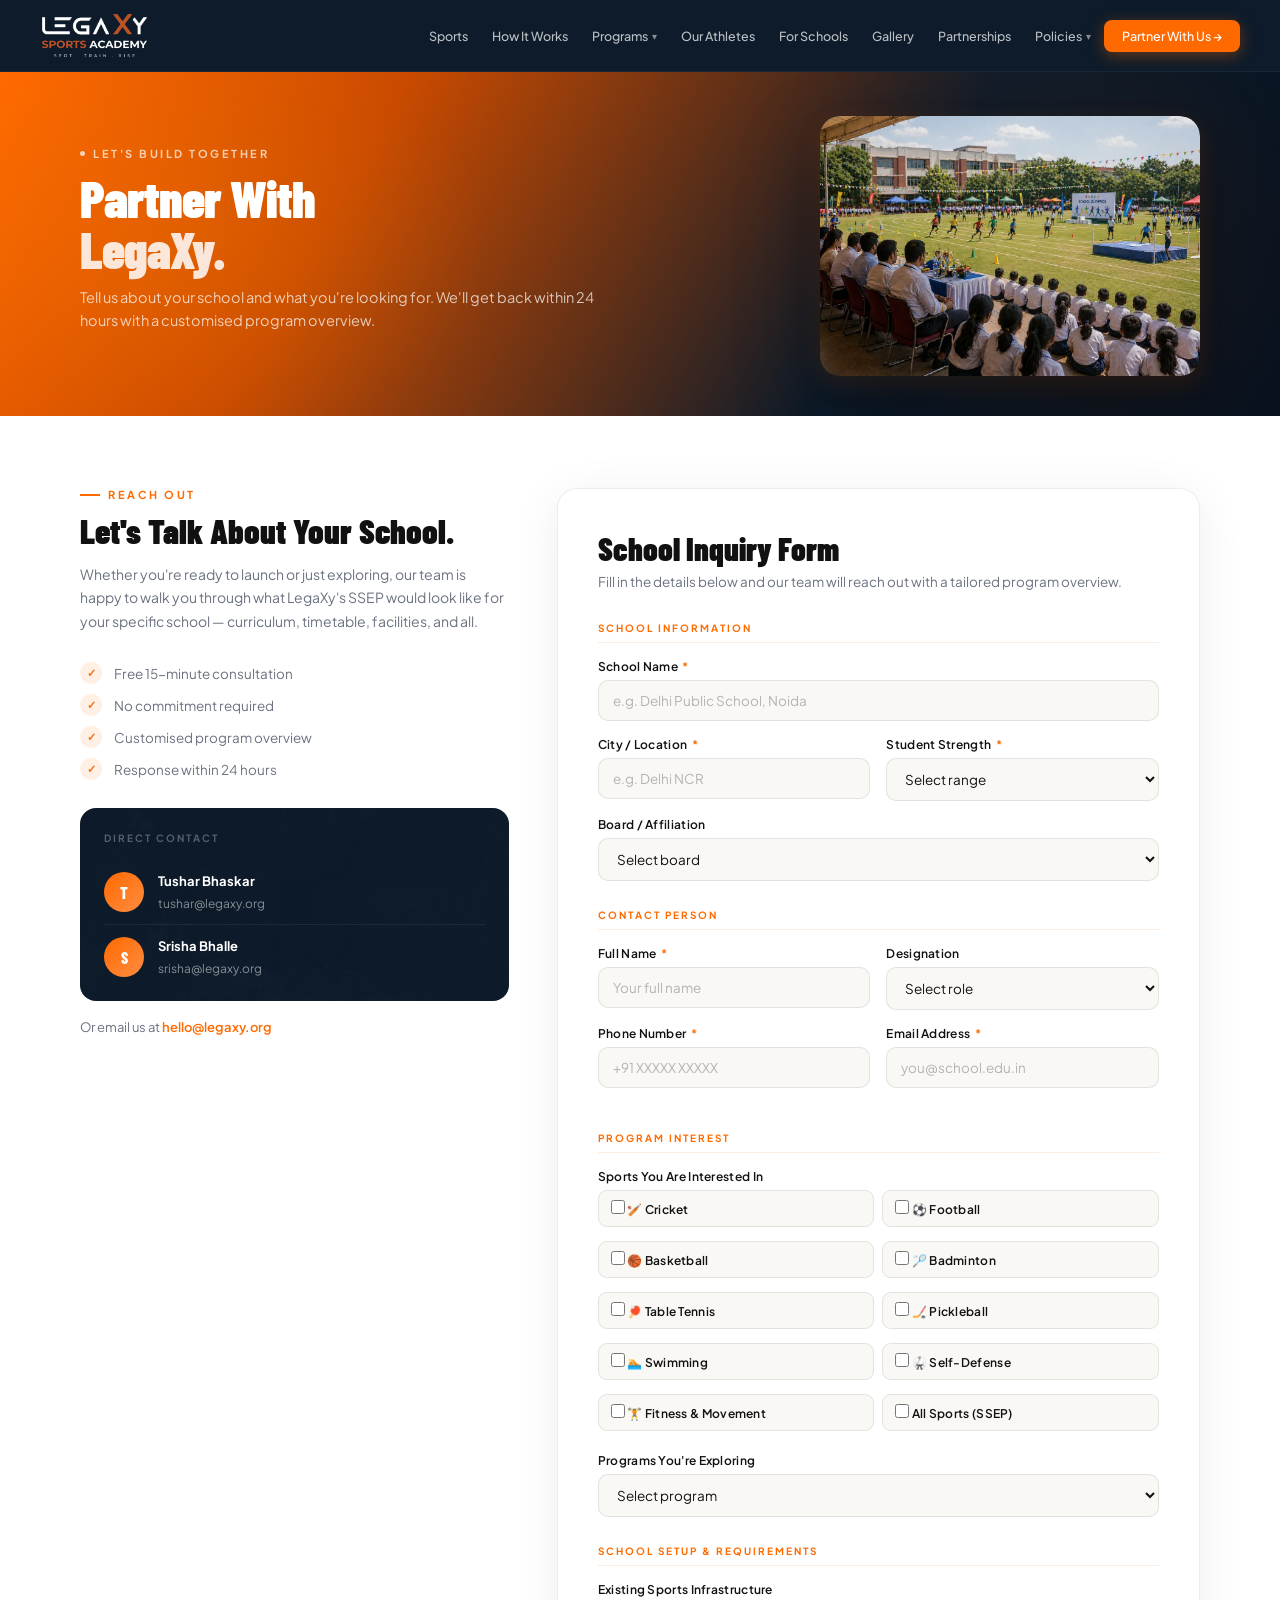
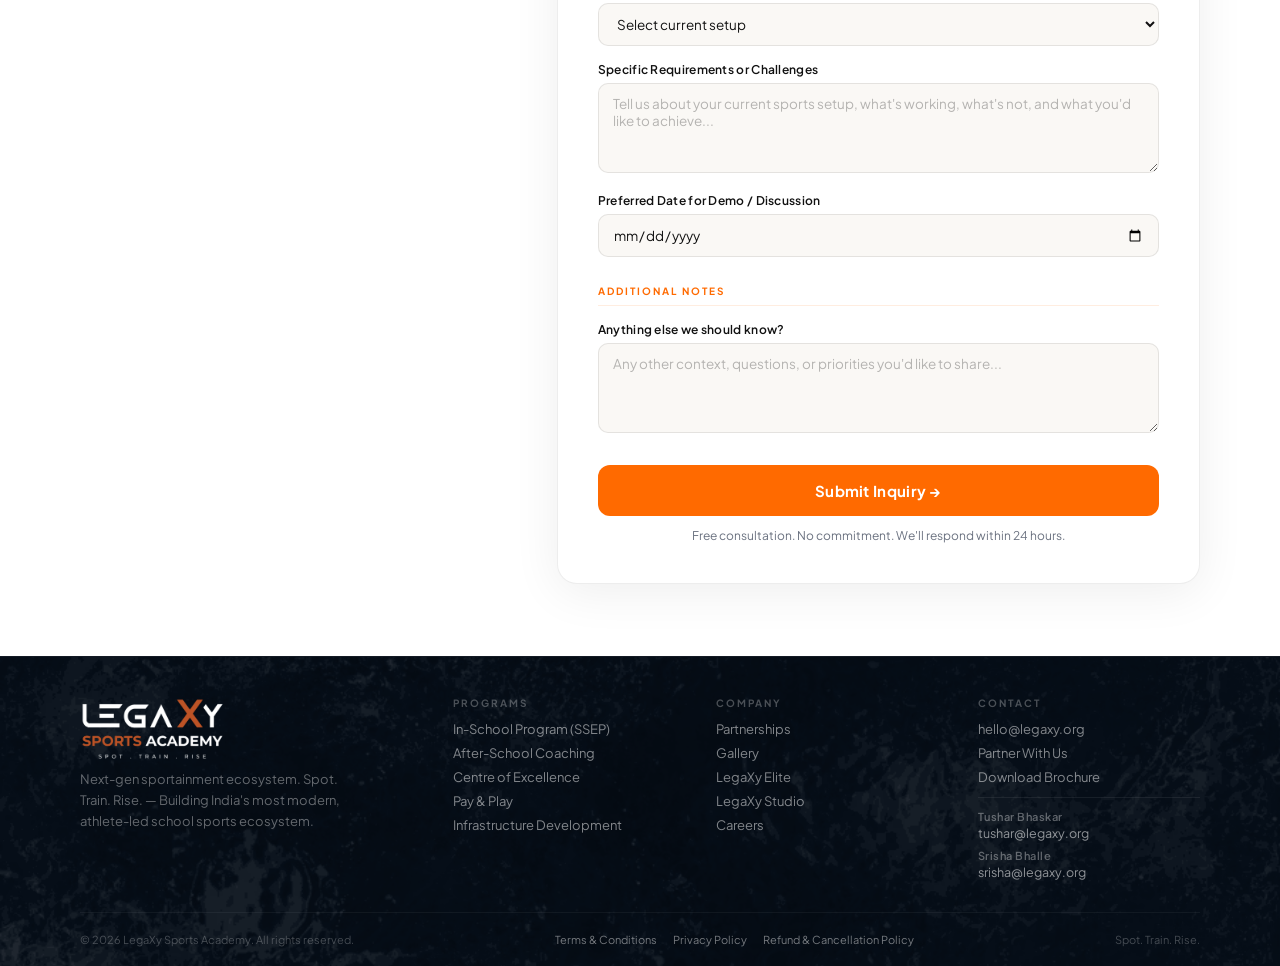
<file: contact.html>
<!DOCTYPE html>
<html lang="en">
<head>
<meta charset="UTF-8">
<meta name="viewport" content="width=device-width, initial-scale=1.0">
<title>Partner With Us — LegaXy Sports Academy</title>
<link rel="preconnect" href="https://fonts.googleapis.com">
<link href="https://fonts.googleapis.com/css2?family=Barlow+Condensed:wght@600;700;800;900&family=Plus+Jakarta+Sans:wght@300;400;500;600;700&display=swap" rel="stylesheet">
<style>
/* ══════════════════════════════════════════════
   LegaXy Sports Academy — Shared Styles
   ══════════════════════════════════════════════ */

@import url('https://fonts.googleapis.com/css2?family=Barlow+Condensed:wght@600;700;800;900&family=Plus+Jakarta+Sans:wght@300;400;500;600;700&display=swap');

:root {
  --orange: #ff6a00;
  --navy: #0d1b2a;
  --cream: #faf8f5;
  --warm: #f2ede7;
  --text: #111;
  --muted: #6b7280;
  --border: rgba(0,0,0,0.07);
  --fd: 'Barlow Condensed', sans-serif;
  --fb: 'Plus Jakarta Sans', sans-serif;
}

*, *::before, *::after { margin: 0; padding: 0; box-sizing: border-box; }

html { scroll-behavior: smooth; scroll-padding-top: 72px; }

body {
  font-family: var(--fb);
  background: var(--cream);
  color: var(--text);
  overflow-x: hidden;
  padding-top: 72px;
}

/* ══════════ SCROLL BAR ══════════ */
#scrollBar { position: fixed; top: 0; left: 0; height: 3px; width: 0%; background: linear-gradient(90deg, var(--orange), #ffb347); z-index: 9999; pointer-events: none; }

/* ══════════ NAVBAR ══════════ */
.navbar { position: fixed; top: 0; left: 0; right: 0; z-index: 1000; height: 72px; padding: 0 40px; display: flex; align-items: center; background: var(--navy); border-bottom: 1px solid rgba(255,255,255,0.05); transition: box-shadow 0.4s; }
.navbar.scrolled { box-shadow: 0 4px 20px rgba(0,0,0,0.4); }
.nav-inner { max-width: 1280px; margin: 0 auto; width: 100%; display: flex; align-items: center; justify-content: space-between; }

/* ── Logo: dominant and premium ── */
.nav-logo { text-decoration: none; display: flex; align-items: center; }
.nav-logo img { height: 48px; width: auto; object-fit: contain; display: block; }

.nav-links { display: flex; align-items: center; gap: 2px; list-style: none; }
.nav-links > li { position: relative; }
.nav-links a { color: rgba(255,255,255,0.72); text-decoration: none; font-size: 12.5px; font-weight: 500; padding: 7px 11px; border-radius: 8px; transition: all 0.2s; white-space: nowrap; display: flex; align-items: center; gap: 4px; }
.nav-links a:hover, .nav-links a.active { color: white; background: rgba(255,255,255,0.09); }
.nav-links .nav-cta { background: var(--orange); color: white !important; padding: 8px 18px !important; box-shadow: 0 4px 16px rgba(255,106,0,0.35); border-radius: 8px; }
.nav-links .nav-cta:hover { background: #ff7d1a; transform: translateY(-1px); }
.menu-toggle { display: none; background: none; border: none; color: white; font-size: 28px; cursor: pointer; padding: 5px; }

/* ══════════ PROGRAMS DROPDOWN ══════════ */
.nav-arrow { font-size: 10px; opacity: 0.7; transition: transform 0.25s; }
.nav-dropdown.open .nav-arrow { transform: rotate(180deg); }

.nav-dropdown-menu {
  position: absolute;
  top: calc(100% + 8px);
  left: 0;
  background: var(--navy);
  border: 1px solid rgba(255,255,255,0.1);
  border-radius: 12px;
  padding: 6px;
  list-style: none;
  min-width: 210px;
  box-shadow: 0 16px 40px rgba(0,0,0,0.4);
  opacity: 0;
  visibility: hidden;
  transform: translateY(-8px);
  transition: opacity 0.22s ease, transform 0.22s ease, visibility 0.22s;
  z-index: 100;
}
.nav-dropdown.open .nav-dropdown-menu {
  opacity: 1;
  visibility: visible;
  transform: translateY(0);
}
.nav-dropdown-menu li a {
  display: block;
  padding: 9px 14px;
  font-size: 13px;
  color: rgba(255,255,255,0.7);
  border-radius: 8px;
  background: none;
  transition: all 0.15s;
}
.nav-dropdown-menu li a:hover {
  color: white;
  background: rgba(255,255,255,0.08);
}

/* ══════════ MOBILE MENU ══════════ */
.mobile-menu { position: fixed; top: 0; right: -100%; width: 100%; height: 100vh; background: rgba(13,27,42,0.98); z-index: 2000; display: flex; flex-direction: column; align-items: center; justify-content: center; transition: right 0.4s cubic-bezier(0.4,0,0.2,1); }
.mobile-menu.open { right: 0; }
.menu-close { position: absolute; top: 20px; right: 24px; background: none; border: none; color: white; font-size: 32px; cursor: pointer; padding: 10px; }
.mobile-nav-links { list-style: none; text-align: center; display: flex; flex-direction: column; gap: 20px; }
.mobile-nav-links a { color: white; font-size: 20px; text-decoration: none; font-family: var(--fd); letter-spacing: 1.5px; text-transform: uppercase; transition: color 0.2s; }
.mobile-nav-links a:hover { color: var(--orange); }
.mobile-nav-links .nav-cta { color: var(--orange); font-weight: 800; margin-top: 10px; display: inline-block; }

/* ══════════ GLASS OVERLAY ══════════ */
.glass-overlay { position: absolute; inset: 0; z-index: 1; pointer-events: none; background-image: url('glass-texture-alpha.webp'); background-size: cover; background-position: center;  }

/* ══════════ SHARED LAYOUT ══════════ */
.container { max-width: 1200px; margin: 0 auto; padding: 0 40px; width: 100%; position: relative; z-index: 2; }
.section-tag { display: inline-flex; align-items: center; gap: 8px; font-size: 11px; font-weight: 700; letter-spacing: 2.5px; text-transform: uppercase; color: var(--orange); margin-bottom: 12px; }
.tag-line { width: 20px; height: 2px; background: var(--orange); display: inline-block; }
.section-h2 { font-family: var(--fd); font-size: clamp(32px,4vw,48px); font-weight: 800; line-height: 1.05; letter-spacing: -0.5px; margin-bottom: 10px; }
.section-sub { font-size: 15px; color: var(--muted); line-height: 1.6; max-width: 560px; }
.reveal { opacity: 0; transform: translateY(20px); transition: opacity 0.7s ease, transform 0.7s ease; }
.reveal.visible { opacity: 1; transform: translateY(0); }
.rd1 { transition-delay: 0.08s; }
.rd2 { transition-delay: 0.16s; }
.rd3 { transition-delay: 0.24s; }
.rd4 { transition-delay: 0.32s; }

/* ══════════ BUTTONS ══════════ */
.btn { display: inline-flex; align-items: center; gap: 8px; padding: 12px 24px; border-radius: 10px; font-size: 14px; font-weight: 600; cursor: pointer; border: none; transition: all 0.25s ease; text-decoration: none; font-family: var(--fb); position: relative; overflow: hidden; }
.btn::after { content: ''; position: absolute; inset: 0; background: linear-gradient(120deg, transparent, rgba(255,255,255,0.2), transparent); transform: translateX(-100%); transition: 0.55s; }
.btn:hover::after { transform: translateX(100%); }
.btn-primary { background: white; color: var(--orange); box-shadow: 0 8px 24px rgba(0,0,0,0.2); }
.btn-primary:hover { transform: translateY(-2px); box-shadow: 0 14px 36px rgba(0,0,0,0.3); }
.btn-orange { background: var(--orange); color: white; box-shadow: 0 8px 24px rgba(255,106,0,0.38); }
.btn-orange:hover { background: #ff7a1a; transform: translateY(-2px); box-shadow: 0 14px 36px rgba(255,106,0,0.48); }
.btn-outline { background: transparent; color: var(--orange); border: 1.5px solid var(--orange); }
.btn-outline:hover { background: rgba(255,106,0,0.07); transform: translateY(-2px); }
.btn-outline-w { background: transparent; color: white; border: 1.5px solid rgba(255,255,255,0.28); }
.btn-outline-w:hover { background: rgba(255,255,255,0.09); transform: translateY(-2px); }
.btn-glass { background: rgba(255,255,255,0.16); color: white; border: 1px solid rgba(255,255,255,0.28); }
.btn-glass:hover { background: rgba(255,255,255,0.2); transform: translateY(-2px); }

/* ══════════ PAGE HERO (sub-pages) ══════════
   Compact: users see content below without scrolling
   ══════════════════════════════════════════════ */
.page-hero {
  background: linear-gradient(120deg, #ff6a00 0%, #c94a00 28%, #0d1b2a 68%, #08111e 100%);
  color: white;
  padding: 44px 0 40px;        /* was 80px / 60px */
  position: relative;
  overflow: hidden;
}
.page-hero::before { content: ''; position: absolute; inset: 0; z-index: 0; pointer-events: none; background-image: url("data:image/svg+xml,%3Csvg xmlns='http://www.w3.org/2000/svg' width='300' height='300'%3E%3Cfilter id='n'%3E%3CfeTurbulence type='fractalNoise' baseFrequency='0.9' numOctaves='4' stitchTiles='stitch'/%3E%3C/filter%3E%3Crect width='300' height='300' filter='url(%23n)' opacity='1'/%3E%3C/svg%3E"); opacity: 0.055; mix-blend-mode: overlay; }
.page-hero-orb { position: absolute; top: -20%; left: -10%; width: 50%; height: 140%; background: radial-gradient(ellipse, rgba(255,140,0,0.2) 0%, transparent 65%); z-index: 0; pointer-events: none; }
.page-hero-orb2 { position: absolute; top: -30%; right: -5%; width: 40%; height: 160%; background: radial-gradient(ellipse, rgba(255,106,0,0.08) 0%, transparent 65%); z-index: 0; pointer-events: none; }

/* ── Hero inner layout: left text + right image ── */
.page-hero .container { position: relative; z-index: 2; display: flex; align-items: center; gap: 40px; }
.page-hero-content { flex: 1; min-width: 0; }
.page-hero-visual { flex: 0 0 380px; display: flex; justify-content: flex-end; }

/* ── Hero image placeholder ── */
.page-hero-img {
  width: 100%;
  max-width: 380px;
  height: 260px;
  border-radius: 20px;
  overflow: hidden;
  position: relative;
  box-shadow: 0 32px 80px rgba(0,0,0,0.4), 0 8px 24px rgba(255,106,0,0.15);
}
.page-hero-img img {
  width: 100%;
  height: 100%;
  object-fit: cover;
  display: block;
  border-radius: 20px;
  /* Replace src attribute to swap image */
}
.page-hero-img-placeholder {
  width: 100%;
  height: 100%;
  background: linear-gradient(135deg, rgba(255,106,0,0.25) 0%, rgba(13,27,42,0.6) 100%);
  display: flex;
  flex-direction: column;
  align-items: center;
  justify-content: center;
  gap: 10px;
  border-radius: 20px;
  border: 1px solid rgba(255,255,255,0.12);
}
.page-hero-img-placeholder .ph-icon { font-size: 48px; opacity: 0.7; }
.page-hero-img-placeholder .ph-label { font-size: 12px; font-weight: 600; letter-spacing: 1.5px; text-transform: uppercase; color: rgba(255,255,255,0.5); }
/* Shimmer border on image */
.page-hero-img::before {
  content: '';
  position: absolute;
  inset: -1px;
  border-radius: 21px;
  z-index: 2;
  pointer-events: none;
  background: linear-gradient(140deg, rgba(255,255,255,0.22) 0%, rgba(255,106,0,0.12) 50%, rgba(255,255,255,0.04) 100%);
  -webkit-mask: linear-gradient(#fff 0 0) content-box, linear-gradient(#fff 0 0);
  -webkit-mask-composite: xor;
  mask-composite: exclude;
  padding: 1px;
}

/* ── Breadcrumb: HIDDEN everywhere ── */
.page-hero-breadcrumb { display: none !important; }

.page-hero-eyebrow { display: inline-flex; align-items: center; gap: 8px; font-size: 11px; font-weight: 700; letter-spacing: 2.5px; text-transform: uppercase; color: rgba(255,255,255,0.7); margin-bottom: 12px; }
.page-hero-eyebrow .dot { width: 5px; height: 5px; border-radius: 50%; background: rgba(255,255,255,0.7); }

/* Smaller h1 than before (was clamp 40–72px) */
.page-hero h1 { font-family: var(--fd); font-size: clamp(34px,4vw,58px); font-weight: 900; line-height: 1.0; letter-spacing: -1px; margin-bottom: 12px; }
.page-hero h1 em { color: rgba(255,255,255,0.85); font-style: normal; }
.page-hero-sub { font-size: 14.5px; color: rgba(255,255,255,0.72); line-height: 1.55; max-width: 520px; margin-bottom: 22px; }

/* ══════════ PAGE SECTIONS ══════════ */
.page-section { padding: 72px 0; }
.page-section.alt { background: white; }
.page-section.navy { background: var(--navy); position: relative; overflow: hidden; }
.page-section.warm { background: var(--warm); }

/* ══════════ PROG BADGES ══════════ */
.prog-badge { display: inline-block; font-size: 9.5px; font-weight: 700; letter-spacing: 1px; text-transform: uppercase; padding: 4px 8px; border-radius: 6px; margin-bottom: 10px; }
.inschool-badge { background: rgba(74,222,128,0.15); color: #4ade80; }
.afterschool-badge { background: rgba(255,106,0,0.15); color: var(--orange); }
.coe-badge { background: rgba(167,139,250,0.15); color: #a78bfa; }
.infra-badge { background: rgba(56,189,248,0.15); color: #38bdf8; }

/* ══════════ FOOTER ══════════ */
.footer { background: #060e18; padding: 40px 0 20px; border-top: 1px solid rgba(255,255,255,0.05); position: relative; overflow: hidden; }
.footer-inner { display: grid; grid-template-columns: 1.5fr 1fr 1fr 1fr; gap: 40px; margin-bottom: 32px; }
.footer-brand .footer-logo { height: 64px; width: auto; object-fit: contain; display: block; margin-bottom: 8px; }
.footer-brand p { font-size: 13px; color: rgba(255,255,255,0.38); line-height: 1.6; max-width: 260px; }
.footer-col h5 { font-size: 10px; font-weight: 700; letter-spacing: 2px; text-transform: uppercase; color: rgba(255,255,255,0.28); margin-bottom: 12px; }
.footer-col a { display: block; color: rgba(255,255,255,0.5); text-decoration: none; font-size: 13px; margin-bottom: 8px; transition: color 0.2s; }
.footer-col a:hover { color: white; }
.footer-contacts { margin-top: 12px; padding-top: 12px; border-top: 1px solid rgba(255,255,255,0.07); display: flex; flex-direction: column; gap: 8px; }
.footer-contact-row { display: flex; flex-direction: column; gap: 2px; }
.footer-contact-name { font-size: 11px; color: rgba(255,255,255,0.35); font-weight: 600; letter-spacing: 0.5px; }
.footer-contact-row a { font-size: 12.5px; color: rgba(255,255,255,0.55); margin-bottom: 0; }
.footer-bottom { border-top: 1px solid rgba(255,255,255,0.05); padding-top: 20px; display: flex; justify-content: space-between; align-items: center; }
.footer-bottom p { font-size: 11px; color: rgba(255,255,255,0.25); }

/* ══════════ ANIMATIONS ══════════ */
@keyframes fadeSlide { from { opacity: 0; transform: translateY(12px); } to { opacity: 1; transform: translateY(0); } }
@keyframes hb1 { 0%,100%{transform:translateY(0)} 50%{transform:translateY(-10px)} }
@keyframes hb2 { 0%,100%{transform:translateY(0)} 50%{transform:translateY(10px)} }

/* ══════════ RESPONSIVE ══════════ */
@media (max-width: 1100px) {
  .page-hero-visual { flex: 0 0 280px; }
  .page-hero-img { max-width: 280px; height: 200px; }
}
@media (max-width: 1024px) {
  .footer-inner { grid-template-columns: 1fr 1fr; }
}
@media (max-width: 860px) {
  .page-hero .container { flex-direction: column; gap: 20px; }
  .page-hero-visual { flex: none; width: 100%; }
  .page-hero-img { max-width: 100%; height: 180px; }
}
@media (max-width: 768px) {
  html { scroll-padding-top: 60px; }
  body { padding-top: 68px; }
  .navbar { height: 68px; padding: 0 16px; }
  .nav-logo img { height: 48px; }
  .nav-links { display: none; }
  .menu-toggle { display: block; }
  .container { padding: 0 16px; }
  .page-hero { padding: 32px 0 28px; }
  .page-hero h1 { font-size: 32px; }
  .page-hero-sub { font-size: 13.5px; }
  .page-section { padding: 48px 0; }
  .footer { padding: 30px 0 20px; }
  .footer-inner { grid-template-columns: 1fr; gap: 24px; text-align: center; }
  .footer-brand .footer-logo { margin: 0 auto 8px; }
  .footer-brand p { margin: 0 auto; }
  .footer-bottom { flex-direction: column; gap: 8px; text-align: center; }
  .footer-contacts { align-items: center; }
}

.page-hero::before{display:none;}
</style>
<style>

/* ══ CONTACT LAYOUT ══ */
.contact-layout {
  display: grid;
  grid-template-columns: 1fr 1.5fr;
  gap: 48px;
  align-items: flex-start;
  margin-top: 0;
}

/* ══ SIDEBAR ══ */
.contact-sidebar { position: sticky; top: 88px; }
.sidebar-eyebrow { font-size: 11px; font-weight: 700; letter-spacing: 2.5px; text-transform: uppercase; color: var(--orange); display: flex; align-items: center; gap: 8px; margin-bottom: 12px; }
.sidebar-eyebrow::before { content: ''; width: 20px; height: 2px; background: var(--orange); display: inline-block; }
.sidebar-intro h3 { font-family: var(--fd); font-size: 34px; font-weight: 900; line-height: 1.05; margin-bottom: 14px; color: var(--text); }
.sidebar-intro p { font-size: 14px; color: var(--muted); line-height: 1.7; margin-bottom: 28px; }

.sidebar-checklist { display: flex; flex-direction: column; gap: 10px; margin-bottom: 28px; }
.sidebar-check { display: flex; align-items: center; gap: 12px; font-size: 13.5px; color: var(--muted); }
.check-dot { width: 22px; height: 22px; background: rgba(255,106,0,0.1); border-radius: 50%; display: flex; align-items: center; justify-content: center; font-size: 11px; color: var(--orange); font-weight: 800; flex-shrink: 0; }

.contact-card { background: var(--navy); border-radius: 16px; padding: 24px; position: relative; overflow: hidden; }
.contact-card .glass-overlay { opacity: 0.18; }
.contact-card-inner { position: relative; z-index: 2; }
.contact-card-label { font-size: 10px; font-weight: 700; letter-spacing: 2px; text-transform: uppercase; color: rgba(255,255,255,0.3); margin-bottom: 16px; display: block; }
.contact-person { display: flex; align-items: center; gap: 14px; padding: 12px 0; border-bottom: 1px solid rgba(255,255,255,0.07); }
.contact-person:last-child { border-bottom: none; padding-bottom: 0; }
.contact-avatar { width: 40px; height: 40px; border-radius: 50%; background: linear-gradient(135deg, var(--orange), #ff8c42); display: flex; align-items: center; justify-content: center; font-size: 16px; font-weight: 800; color: white; flex-shrink: 0; font-family: var(--fd); }
.contact-person-name { font-size: 13px; font-weight: 700; color: white; margin-bottom: 2px; }
.contact-person-email a { font-size: 12px; color: rgba(255,255,255,0.5); text-decoration: none; transition: color 0.2s; }
.contact-person-email a:hover { color: var(--orange); }

.or-email { margin-top: 16px; font-size: 13px; color: var(--muted); line-height: 1.6; }
.or-email a { color: var(--orange); font-weight: 600; text-decoration: none; }
.or-email a:hover { text-decoration: underline; }

/* ══ FORM CARD ══ */
.inquiry-form {
  background: white;
  border-radius: 20px;
  padding: 40px;
  border: 1px solid var(--border);
  box-shadow: 0 8px 48px rgba(0,0,0,0.07);
}
.form-header { margin-bottom: 32px; }
.form-header h2 { font-family: var(--fd); font-size: 32px; font-weight: 900; margin-bottom: 6px; color: var(--text); }
.form-header p { font-size: 13.5px; color: var(--muted); }

.form-section-label {
  font-size: 10px; font-weight: 700; letter-spacing: 2px; text-transform: uppercase;
  color: var(--orange); display: block;
  margin-top: 28px; margin-bottom: 16px;
  padding-bottom: 8px; border-bottom: 1px solid rgba(255,106,0,0.12);
}
.form-row { display: grid; grid-template-columns: 1fr 1fr; gap: 16px; }
.form-group { margin-bottom: 16px; }
.form-group label { display: block; font-size: 12px; font-weight: 600; color: var(--text); margin-bottom: 6px; letter-spacing: 0.3px; }
.form-group label .req { color: var(--orange); margin-left: 2px; }
.form-control {
  width: 100%; padding: 11px 14px;
  border: 1.5px solid rgba(0,0,0,0.09); border-radius: 10px;
  font-family: var(--fb); font-size: 13.5px; color: var(--text);
  background: var(--cream); outline: none; transition: all 0.2s;
}
.form-control:focus { border-color: var(--orange); background: white; box-shadow: 0 0 0 3px rgba(255,106,0,0.1); }
.form-control::placeholder { color: rgba(0,0,0,0.28); }
textarea.form-control { resize: vertical; min-height: 90px; }
select.form-control { cursor: pointer; }

/* Checkbox grid for sports */
.sports-checkboxes { display: grid; grid-template-columns: 1fr 1fr; gap: 8px; }
.sport-check {
  display: flex; align-items: center; gap: 8px;
  cursor: pointer; padding: 9px 12px;
  border: 1.5px solid rgba(0,0,0,0.09); border-radius: 9px;
  font-size: 13px; transition: all 0.2s; background: var(--cream);
}
.sport-check input { width: 14px; height: 14px; accent-color: var(--orange); cursor: pointer; flex-shrink: 0; }
.sport-check:hover { border-color: var(--orange); background: rgba(255,106,0,0.04); }

/* Submit */
.submit-wrap { margin-top: 28px; }
.submit-btn {
  width: 100%; padding: 16px 28px;
  background: var(--orange); color: white;
  border: none; border-radius: 12px;
  font-family: var(--fb); font-size: 15px; font-weight: 700;
  cursor: pointer; transition: all 0.25s;
  position: relative; overflow: hidden;
  letter-spacing: 0.3px;
}
.submit-btn::after { content: ''; position: absolute; inset: 0; background: linear-gradient(120deg, transparent, rgba(255,255,255,0.15), transparent); transform: translateX(-100%); transition: 0.55s; }
.submit-btn:hover::after { transform: translateX(100%); }
.submit-btn:hover { background: #ff7a1a; transform: translateY(-2px); box-shadow: 0 12px 32px rgba(255,106,0,0.35); }
.form-note { font-size: 12px; color: var(--muted); text-align: center; margin-top: 12px; }

/* ══ SUCCESS STATE ══ */
.form-success { display: none; text-align: center; padding: 64px 24px; }
.form-success.show { display: block; }
.success-icon { font-size: 56px; margin-bottom: 20px; }
.form-success h3 { font-family: var(--fd); font-size: 36px; font-weight: 900; margin-bottom: 10px; color: var(--text); }
.form-success p { font-size: 14.5px; color: var(--muted); line-height: 1.6; max-width: 380px; margin: 0 auto 28px; }

@media (max-width: 1024px) {
  .contact-layout { grid-template-columns: 1fr; gap: 32px; }
  .contact-sidebar { position: static; }
  .form-row { grid-template-columns: 1fr; }
}
@media (max-width: 768px) {
  .inquiry-form { padding: 24px 20px; }
  .sports-checkboxes { grid-template-columns: 1fr; }
  .form-header h2 { font-size: 26px; }
}
</style>
</head>
<body>

<!-- ══ PAGE HERO ══ -->
<section class="page-hero">
  <div class="page-hero-orb"></div>
  <div class="page-hero-orb2"></div>
  <div class="container">
    <div class="page-hero-content">
      <div class="page-hero-eyebrow"><span class="dot"></span> Let's Build Together</div>
      <h1>Partner With<br><em>LegaXy.</em></h1>
      <p class="page-hero-sub">Tell us about your school and what you're looking for. We'll get back within 24 hours with a customised program overview.</p>
    </div>
    <div class="page-hero-visual">
      <div class="page-hero-img">
        <img decoding="async" src="events.webp" alt="Partner With Us" onerror="this.parentElement.innerHTML='<div class=&quot;page-hero-img-placeholder&quot;><span class=&quot;ph-icon&quot;>🤝</span><span class=&quot;ph-label&quot;>Partner</span></div>'">
      </div>
    </div>
  </div>
</section>

<!-- ══ CONTACT + FORM ══ -->
<section class="page-section alt">
  <div class="container">
    <div class="contact-layout">

      <!-- SIDEBAR -->
      <div class="contact-sidebar reveal">
        <div class="sidebar-intro">
          <div class="sidebar-eyebrow">Reach Out</div>
          <h3>Let's Talk About Your School.</h3>
          <p>Whether you're ready to launch or just exploring, our team is happy to walk you through what LegaXy's SSEP would look like for your specific school — curriculum, timetable, facilities, and all.</p>
        </div>

        <div class="sidebar-checklist">
          <div class="sidebar-check"><div class="check-dot">✓</div>Free 15-minute consultation</div>
          <div class="sidebar-check"><div class="check-dot">✓</div>No commitment required</div>
          <div class="sidebar-check"><div class="check-dot">✓</div>Customised program overview</div>
          <div class="sidebar-check"><div class="check-dot">✓</div>Response within 24 hours</div>
        </div>

        <div class="contact-card">
          <div class="glass-overlay"></div>
          <div class="contact-card-inner">
            <span class="contact-card-label">Direct Contact</span>
            <div class="contact-person">
              <div class="contact-avatar">T</div>
              <div>
                <div class="contact-person-name">Tushar Bhaskar</div>
                <div class="contact-person-email"><a href="mailto:tushar@legaxy.org">tushar@legaxy.org</a></div>
              </div>
            </div>
            <div class="contact-person">
              <div class="contact-avatar">S</div>
              <div>
                <div class="contact-person-name">Srisha Bhalle</div>
                <div class="contact-person-email"><a href="mailto:srisha@legaxy.org">srisha@legaxy.org</a></div>
              </div>
            </div>
          </div>
        </div>

        <p class="or-email">Or email us at <a href="mailto:hello@legaxy.org">hello@legaxy.org</a></p>
      </div>

      <!-- FORM -->
      <div class="reveal rd2">
        <div class="inquiry-form" id="inquiryForm">
          <div class="form-header">
            <h2>School Inquiry Form</h2>
            <p>Fill in the details below and our team will reach out with a tailored program overview.</p>
          </div>

          <span class="form-section-label">School Information</span>
          <div class="form-group">
            <label>School Name <span class="req">*</span></label>
            <input type="text" class="form-control" placeholder="e.g. Delhi Public School, Noida">
          </div>
          <div class="form-row">
            <div class="form-group">
              <label>City / Location <span class="req">*</span></label>
              <input type="text" class="form-control" placeholder="e.g. Delhi NCR">
            </div>
            <div class="form-group">
              <label>Student Strength <span class="req">*</span></label>
              <select class="form-control">
                <option value="">Select range</option>
                <option>Under 300</option>
                <option>300 – 600</option>
                <option>600 – 1000</option>
                <option>1000 – 1500</option>
                <option>1500 – 3000</option>
                <option>3000+</option>
              </select>
            </div>
          </div>
          <div class="form-group">
            <label>Board / Affiliation</label>
            <select class="form-control">
              <option value="">Select board</option>
              <option>CBSE</option>
              <option>ICSE / CISCE</option>
              <option>State Board</option>
              <option>IB</option>
              <option>Cambridge / IGCSE</option>
              <option>Other</option>
            </select>
          </div>

          <span class="form-section-label">Contact Person</span>
          <div class="form-row">
            <div class="form-group">
              <label>Full Name <span class="req">*</span></label>
              <input type="text" class="form-control" placeholder="Your full name">
            </div>
            <div class="form-group">
              <label>Designation</label>
              <select class="form-control">
                <option value="">Select role</option>
                <option>Principal</option>
                <option>Vice Principal</option>
                <option>Sports Teacher / HOD PE</option>
                <option>School Administrator</option>
                <option>Management / Trustee</option>
                <option>Other</option>
              </select>
            </div>
          </div>
          <div class="form-row">
            <div class="form-group">
              <label>Phone Number <span class="req">*</span></label>
              <input type="tel" class="form-control" placeholder="+91 XXXXX XXXXX">
            </div>
            <div class="form-group">
              <label>Email Address <span class="req">*</span></label>
              <input type="email" class="form-control" placeholder="you@school.edu.in">
            </div>
          </div>

          <span class="form-section-label">Program Interest</span>
          <div class="form-group">
            <label>Sports You Are Interested In</label>
            <div class="sports-checkboxes">
              <label class="sport-check"><input type="checkbox" name="sport" value="Cricket"> 🏏 Cricket</label>
              <label class="sport-check"><input type="checkbox" name="sport" value="Football"> ⚽ Football</label>
              <label class="sport-check"><input type="checkbox" name="sport" value="Basketball"> 🏀 Basketball</label>
              <label class="sport-check"><input type="checkbox" name="sport" value="Badminton"> 🏸 Badminton</label>
              <label class="sport-check"><input type="checkbox" name="sport" value="Table Tennis"> 🏓 Table Tennis</label>
              <label class="sport-check"><input type="checkbox" name="sport" value="Pickleball"> 🏒 Pickleball</label>
              <label class="sport-check"><input type="checkbox" name="sport" value="Swimming"> 🏊 Swimming</label>
              <label class="sport-check"><input type="checkbox" name="sport" value="Self Defense"> 🥋 Self-Defense</label>
              <label class="sport-check"><input type="checkbox" name="sport" value="Fitness"> 🏋️ Fitness & Movement</label>
              <label class="sport-check"><input type="checkbox" name="sport" value="All Sports"> All Sports (SSEP)</label>
            </div>
          </div>
          <div class="form-group">
            <label>Programs You're Exploring</label>
            <select class="form-control">
              <option value="">Select program</option>
              <option>In-School SSEP (Classes 1–10)</option>
              <option>After-School Sport Coaching</option>
              <option>Centre of Excellence</option>
              <option>Pay & Play + Infrastructure</option>
              <option>Multiple / Not Sure Yet</option>
            </select>
          </div>

          <span class="form-section-label">School Setup & Requirements</span>
          <div class="form-group">
            <label>Existing Sports Infrastructure</label>
            <select class="form-control">
              <option value="">Select current setup</option>
              <option>No dedicated sports space</option>
              <option>Open ground / field</option>
              <option>Covered hall / gymnasium</option>
              <option>Multi-sport court</option>
              <option>Multiple facilities available</option>
            </select>
          </div>
          <div class="form-group">
            <label>Specific Requirements or Challenges</label>
            <textarea class="form-control" placeholder="Tell us about your current sports setup, what's working, what's not, and what you'd like to achieve..."></textarea>
          </div>
          <div class="form-group">
            <label>Preferred Date for Demo / Discussion</label>
            <input type="date" class="form-control">
          </div>

          <span class="form-section-label">Additional Notes</span>
          <div class="form-group" style="margin-bottom:0;">
            <label>Anything else we should know?</label>
            <textarea class="form-control" placeholder="Any other context, questions, or priorities you'd like to share..."></textarea>
          </div>

          <div class="submit-wrap">
            <button class="submit-btn" onclick="handleSubmit(event)">Submit Inquiry →</button>
            <p class="form-note">Free consultation. No commitment. We'll respond within 24 hours.</p>
          </div>
        </div>

        <!-- SUCCESS STATE -->
        <div class="form-success" id="formSuccess">
          <div class="success-icon">🎉</div>
          <h3>Inquiry Received!</h3>
          <p>Thank you for reaching out. Our team will review your submission and get back to you within 24 hours with a tailored program overview.</p>
          <a href="index.html" class="btn btn-orange">Back to Home →</a>
        </div>
      </div>

    </div>
  </div>
</section>

<script>
/* ══════════════════════════════════════════════
   LegaXy Sports Academy — Shared Components
   ══════════════════════════════════════════════ */

(function() {

  const path = window.location.pathname.split('/').pop() || 'index.html';

  const NAV_MAP = {
    'sports.html':       0,
    'how-it-works.html': 1,
    'programs.html':     2,
    'athletes.html':     3,
    'schools.html':      4,
    'gallery.html':      5,
    'partnerships.html': 6,
    'contact.html':      -1,
    'demo.html':         -1
  };

  const navHTML = `
<div id="scrollBar"></div>
<nav class="navbar" id="navbar">
  <div class="nav-inner">
    <a href="index.html" class="nav-logo">
      <img decoding="async" src="lsa-logo-white.webp" alt="LegaXy Sports Academy" id="navLogo">
    </a>
    <button class="menu-toggle" id="menuToggle">☰</button>
    <ul class="nav-links">
      <li><a href="sports.html">Sports</a></li>
      <li><a href="how-it-works.html">How It Works</a></li>
      <li class="nav-dropdown">
        <a href="programs.html" class="nav-dropdown-trigger">Programs <span class="nav-arrow">▾</span></a>
        <ul class="nav-dropdown-menu">
          <li><a href="programs.html#ssep">In-School Programs</a></li>
          <li><a href="programs.html#afterschool">After-School Programs</a></li>
          <li><a href="programs.html#coe">Centers of Excellence</a></li>
          <li><a href="programs.html#infra">Infrastructure & Consulting</a></li>
        </ul>
      </li>
      <li><a href="athletes.html">Our Athletes</a></li>
      <li><a href="schools.html">For Schools</a></li>
      <li><a href="gallery.html">Gallery</a></li>
      <li><a href="partnerships.html">Partnerships</a></li>
      <li class="nav-dropdown">
        <a href="terms-and-conditions.html" class="nav-dropdown-trigger">Policies <span class="nav-arrow">▾</span></a>
        <ul class="nav-dropdown-menu" style="left:auto;right:0;">
          <li><a href="terms-and-conditions.html">Terms &amp; Conditions</a></li>
          <li><a href="privacy-policy.html">Privacy Policy</a></li>
          <li><a href="refund-and-cancellation-policy.html">Refund &amp; Cancellation Policy</a></li>
        </ul>
      </li>
      <li><a href="contact.html" class="nav-cta">Partner With Us →</a></li>
    </ul>
  </div>
</nav>
<div class="mobile-menu" id="mobileMenu">
  <button class="menu-close" id="menuClose">✕</button>
  <ul class="mobile-nav-links">
    <li><a href="sports.html">Sports</a></li>
    <li><a href="how-it-works.html">How It Works</a></li>
    <li><a href="programs.html">Programs</a></li>
    <li><a href="athletes.html">Our Athletes</a></li>
    <li><a href="schools.html">For Schools</a></li>
    <li><a href="gallery.html">Gallery</a></li>
    <li><a href="partnerships.html">Partnerships</a></li>
    <li><a href="terms-and-conditions.html" style="font-size:14px;letter-spacing:1px;opacity:0.75;">Terms &amp; Conditions</a></li>
    <li><a href="privacy-policy.html" style="font-size:14px;letter-spacing:1px;opacity:0.75;">Privacy Policy</a></li>
    <li><a href="refund-and-cancellation-policy.html" style="font-size:14px;letter-spacing:1px;opacity:0.75;">Refund &amp; Cancellation Policy</a></li>
    <li><a href="contact.html" class="nav-cta">Partner With Us →</a></li>
  </ul>
</div>`;

  const footerHTML = `
<footer class="footer">
  <div class="glass-overlay"></div>
  <div class="container">
    <div class="footer-inner">
      <div class="footer-brand">
        <img decoding="async" src="lsa-logo-white.webp" alt="LegaXy Sports Academy" class="footer-logo">
        <p>Next-gen sportainment ecosystem. Spot. Train. Rise. — Building India's most modern, athlete-led school sports ecosystem.</p>
      </div>
      <div class="footer-col">
        <h5>Programs</h5>
        <a href="programs.html">In-School Program (SSEP)</a>
        <a href="programs.html">After-School Coaching</a>
        <a href="programs.html">Centre of Excellence</a>
        <a href="programs.html">Pay &amp; Play</a>
        <a href="programs.html">Infrastructure Development</a>
      </div>
      <div class="footer-col">
        <h5>Company</h5>
        <a href="partnerships.html">Partnerships</a>
        <a href="gallery.html">Gallery</a>
        <a href="#">LegaXy Elite</a>
        <a href="#">LegaXy Studio</a>
        <a href="#">Careers</a>
      </div>
      <div class="footer-col">
        <h5>Contact</h5>
        <a href="mailto:hello@legaxy.org">hello@legaxy.org</a>
        <a href="contact.html">Partner With Us</a>
        <a href="Deck_LSA.pdf" download>Download Brochure</a>
        <div class="footer-contacts">
          <div class="footer-contact-row">
            <span class="footer-contact-name">Tushar Bhaskar</span>
            <a href="mailto:tushar@legaxy.org">tushar@legaxy.org</a>
          </div>
          <div class="footer-contact-row">
            <span class="footer-contact-name">Srisha Bhalle</span>
            <a href="mailto:srisha@legaxy.org">srisha@legaxy.org</a>
          </div>
        </div>
      </div>
    </div>
    <div class="footer-bottom">
      <p>&copy; 2026 LegaXy Sports Academy. All rights reserved.</p>
<div style="display:flex;gap:16px;flex-wrap:wrap;justify-content:center;">
<a href="terms-and-conditions.html" style="color:rgba(255,255,255,0.45);text-decoration:none;font-size:11px;">Terms &amp; Conditions</a>
<a href="privacy-policy.html" style="color:rgba(255,255,255,0.45);text-decoration:none;font-size:11px;">Privacy Policy</a>
<a href="refund-and-cancellation-policy.html" style="color:rgba(255,255,255,0.45);text-decoration:none;font-size:11px;">Refund &amp; Cancellation Policy</a>
</div>
      <p>Spot. Train. Rise.</p>
    </div>
  </div>
</footer>`;

  document.body.insertAdjacentHTML('afterbegin', navHTML);
  document.body.insertAdjacentHTML('beforeend', footerHTML);

  // ── Active nav highlight ──
  const activeIdx = NAV_MAP[path];
  if (activeIdx !== undefined) {
    const links = document.querySelectorAll('.nav-links > li > a:not(.nav-cta)');
    if (links[activeIdx]) links[activeIdx].classList.add('active');
  }
  if (path === 'programs.html') {
    const dt = document.querySelector('.nav-dropdown-trigger');
    if (dt) dt.classList.add('active');
  }

  // ── Mobile menu toggle ──
  document.getElementById('menuToggle').addEventListener('click', () => {
    document.getElementById('mobileMenu').classList.add('open');
  });
  document.getElementById('menuClose').addEventListener('click', () => {
    document.getElementById('mobileMenu').classList.remove('open');
  });
  document.querySelectorAll('.mobile-nav-links a').forEach(link => {
    link.addEventListener('click', () => {
      document.getElementById('mobileMenu').classList.remove('open');
    });
  });

  // ── Programs dropdown ──
  document.querySelectorAll('.nav-dropdown').forEach(dropdownLi => {
    dropdownLi.addEventListener('mouseenter', () => dropdownLi.classList.add('open'));
    dropdownLi.addEventListener('mouseleave', () => dropdownLi.classList.remove('open'));
  });

  // ── Scroll progress & navbar shadow ──
  let scrollTick = false;
    function onScrollFrame() {
      scrollTick = false;
      const s = window.scrollY;
      const h = document.documentElement.scrollHeight - window.innerHeight;
      const bar = document.getElementById('scrollBar');
      if (bar) bar.style.width = (h > 0 ? Math.min(s / h, 1) * 100 : 0) + '%';
      document.getElementById('navbar').classList.toggle('scrolled', s > 60);
    }
    window.addEventListener('scroll', () => { if (!scrollTick) { scrollTick = true; requestAnimationFrame(onScrollFrame); } }, { passive: true });

  // ── Reveal on scroll ──
  const revObs = new IntersectionObserver(entries => {
    entries.forEach(e => { if (e.isIntersecting) e.target.classList.add('visible'); });
  }, { threshold: 0.1 });
  document.querySelectorAll('.reveal').forEach(el => revObs.observe(el));

})();

</script>
<script>
function handleSubmit(e) {
  e.preventDefault();
  document.getElementById('inquiryForm').style.display = 'none';
  document.getElementById('formSuccess').classList.add('show');
  window.scrollTo({ top: 0, behavior: 'smooth' });
}
</script>
</body>
</html>
</file>
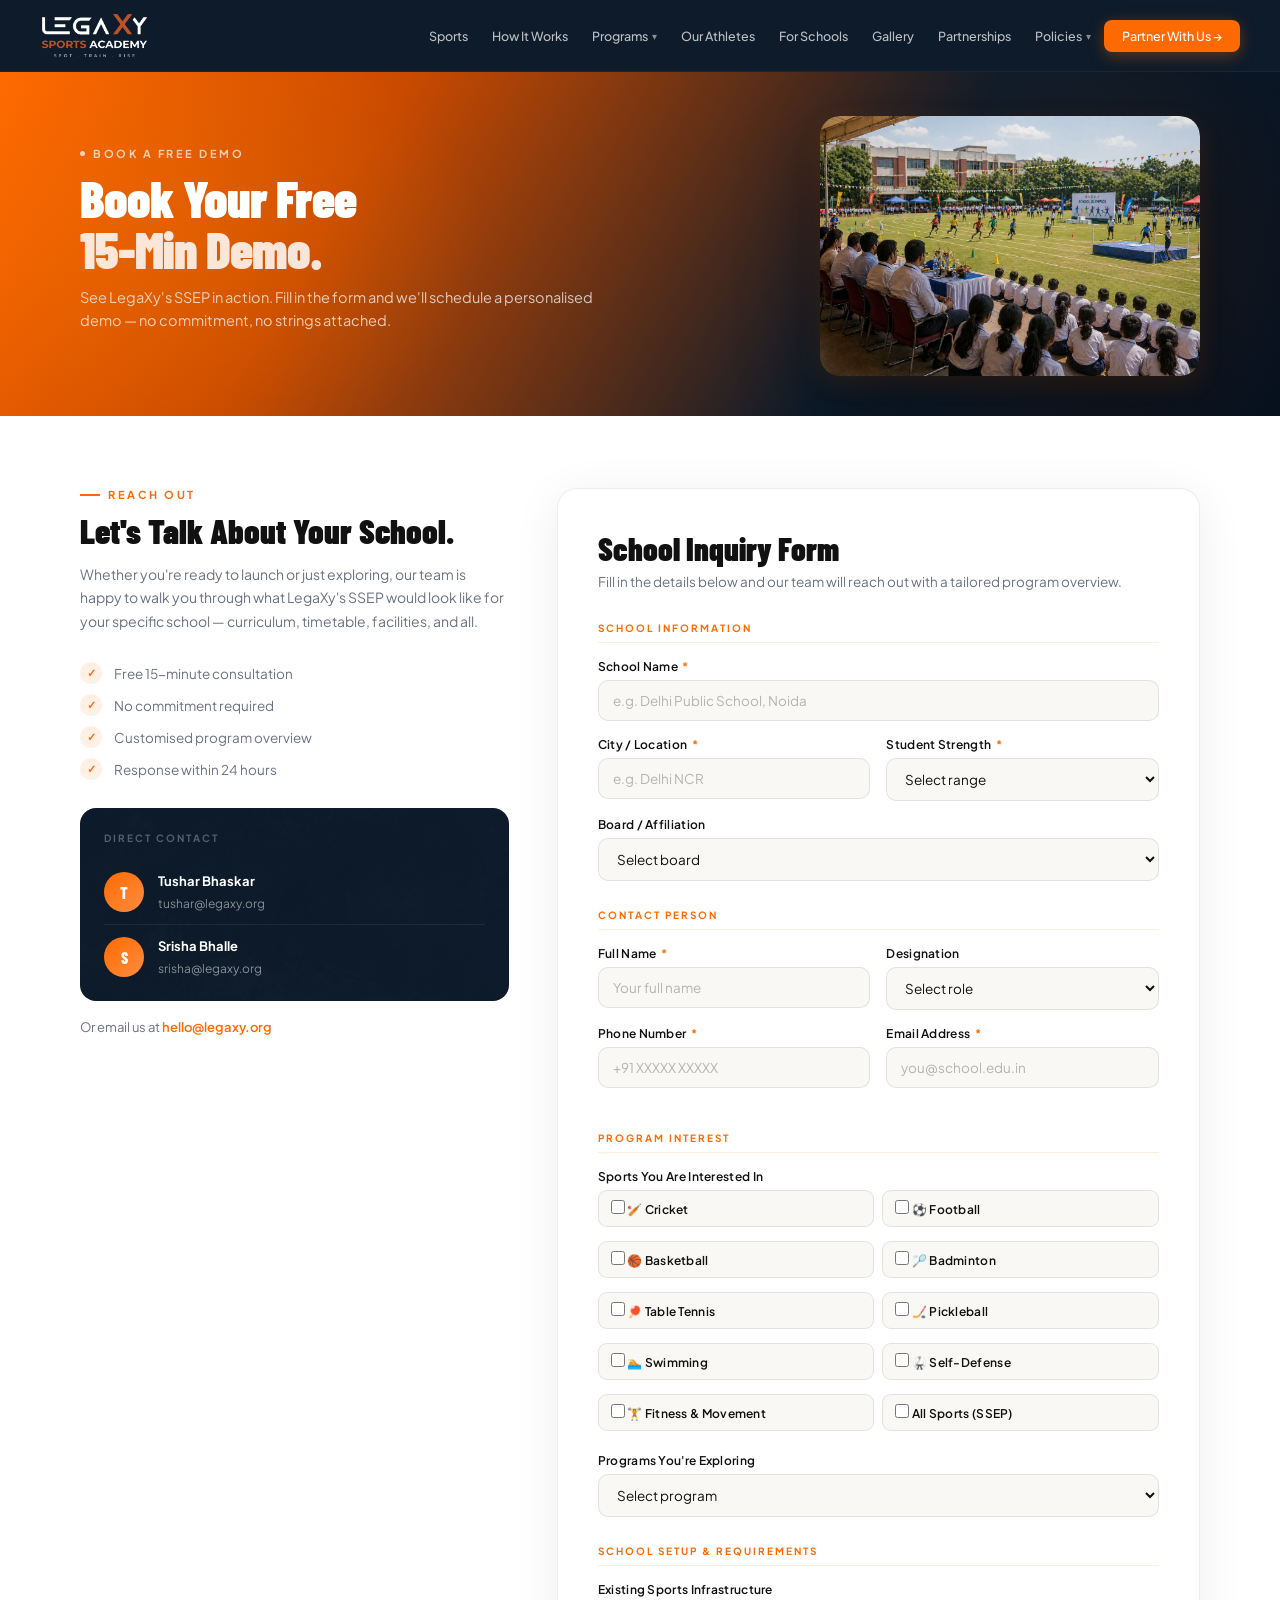
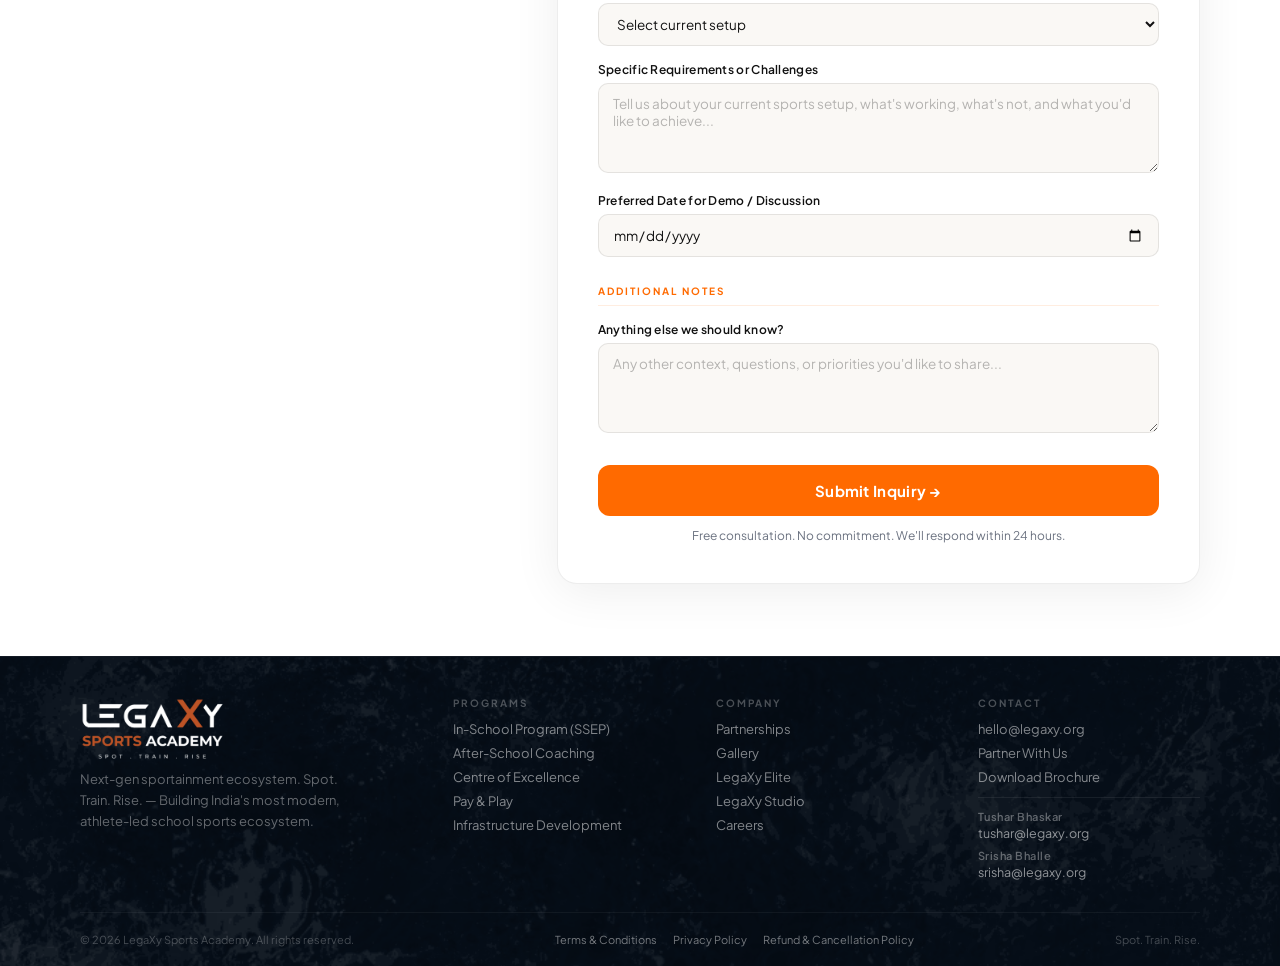
<file: demo.html>
<!DOCTYPE html>
<html lang="en">
<head>
<meta charset="UTF-8">
<meta name="viewport" content="width=device-width, initial-scale=1.0">
<title>Book a Demo — LegaXy Sports Academy</title>
<link rel="preconnect" href="https://fonts.googleapis.com">
<link href="https://fonts.googleapis.com/css2?family=Barlow+Condensed:wght@600;700;800;900&family=Plus+Jakarta+Sans:wght@300;400;500;600;700&display=swap" rel="stylesheet">
<style>
/* ══════════════════════════════════════════════
   LegaXy Sports Academy — Shared Styles
   ══════════════════════════════════════════════ */

@import url('https://fonts.googleapis.com/css2?family=Barlow+Condensed:wght@600;700;800;900&family=Plus+Jakarta+Sans:wght@300;400;500;600;700&display=swap');

:root {
  --orange: #ff6a00;
  --navy: #0d1b2a;
  --cream: #faf8f5;
  --warm: #f2ede7;
  --text: #111;
  --muted: #6b7280;
  --border: rgba(0,0,0,0.07);
  --fd: 'Barlow Condensed', sans-serif;
  --fb: 'Plus Jakarta Sans', sans-serif;
}

*, *::before, *::after { margin: 0; padding: 0; box-sizing: border-box; }

html { scroll-behavior: smooth; scroll-padding-top: 72px; }

body {
  font-family: var(--fb);
  background: var(--cream);
  color: var(--text);
  overflow-x: hidden;
  padding-top: 72px;
}

/* ══════════ SCROLL BAR ══════════ */
#scrollBar { position: fixed; top: 0; left: 0; height: 3px; width: 0%; background: linear-gradient(90deg, var(--orange), #ffb347); z-index: 9999; pointer-events: none; }

/* ══════════ NAVBAR ══════════ */
.navbar { position: fixed; top: 0; left: 0; right: 0; z-index: 1000; height: 72px; padding: 0 40px; display: flex; align-items: center; background: var(--navy); border-bottom: 1px solid rgba(255,255,255,0.05); transition: box-shadow 0.4s; }
.navbar.scrolled { box-shadow: 0 4px 20px rgba(0,0,0,0.4); }
.nav-inner { max-width: 1280px; margin: 0 auto; width: 100%; display: flex; align-items: center; justify-content: space-between; }

/* ── Logo: dominant and premium ── */
.nav-logo { text-decoration: none; display: flex; align-items: center; }
.nav-logo img { height: 48px; width: auto; object-fit: contain; display: block; }

.nav-links { display: flex; align-items: center; gap: 2px; list-style: none; }
.nav-links > li { position: relative; }
.nav-links a { color: rgba(255,255,255,0.72); text-decoration: none; font-size: 12.5px; font-weight: 500; padding: 7px 11px; border-radius: 8px; transition: all 0.2s; white-space: nowrap; display: flex; align-items: center; gap: 4px; }
.nav-links a:hover, .nav-links a.active { color: white; background: rgba(255,255,255,0.09); }
.nav-links .nav-cta { background: var(--orange); color: white !important; padding: 8px 18px !important; box-shadow: 0 4px 16px rgba(255,106,0,0.35); border-radius: 8px; }
.nav-links .nav-cta:hover { background: #ff7d1a; transform: translateY(-1px); }
.menu-toggle { display: none; background: none; border: none; color: white; font-size: 28px; cursor: pointer; padding: 5px; }

/* ══════════ PROGRAMS DROPDOWN ══════════ */
.nav-arrow { font-size: 10px; opacity: 0.7; transition: transform 0.25s; }
.nav-dropdown.open .nav-arrow { transform: rotate(180deg); }

.nav-dropdown-menu {
  position: absolute;
  top: calc(100% + 8px);
  left: 0;
  background: var(--navy);
  border: 1px solid rgba(255,255,255,0.1);
  border-radius: 12px;
  padding: 6px;
  list-style: none;
  min-width: 210px;
  box-shadow: 0 16px 40px rgba(0,0,0,0.4);
  opacity: 0;
  visibility: hidden;
  transform: translateY(-8px);
  transition: opacity 0.22s ease, transform 0.22s ease, visibility 0.22s;
  z-index: 100;
}
.nav-dropdown.open .nav-dropdown-menu {
  opacity: 1;
  visibility: visible;
  transform: translateY(0);
}
.nav-dropdown-menu li a {
  display: block;
  padding: 9px 14px;
  font-size: 13px;
  color: rgba(255,255,255,0.7);
  border-radius: 8px;
  background: none;
  transition: all 0.15s;
}
.nav-dropdown-menu li a:hover {
  color: white;
  background: rgba(255,255,255,0.08);
}

/* ══════════ MOBILE MENU ══════════ */
.mobile-menu { position: fixed; top: 0; right: -100%; width: 100%; height: 100vh; background: rgba(13,27,42,0.98); z-index: 2000; display: flex; flex-direction: column; align-items: center; justify-content: center; transition: right 0.4s cubic-bezier(0.4,0,0.2,1); }
.mobile-menu.open { right: 0; }
.menu-close { position: absolute; top: 20px; right: 24px; background: none; border: none; color: white; font-size: 32px; cursor: pointer; padding: 10px; }
.mobile-nav-links { list-style: none; text-align: center; display: flex; flex-direction: column; gap: 20px; }
.mobile-nav-links a { color: white; font-size: 20px; text-decoration: none; font-family: var(--fd); letter-spacing: 1.5px; text-transform: uppercase; transition: color 0.2s; }
.mobile-nav-links a:hover { color: var(--orange); }
.mobile-nav-links .nav-cta { color: var(--orange); font-weight: 800; margin-top: 10px; display: inline-block; }

/* ══════════ GLASS OVERLAY ══════════ */
.glass-overlay { position: absolute; inset: 0; z-index: 1; pointer-events: none; background-image: url('glass-texture-alpha.webp'); background-size: cover; background-position: center;  }

/* ══════════ SHARED LAYOUT ══════════ */
.container { max-width: 1200px; margin: 0 auto; padding: 0 40px; width: 100%; position: relative; z-index: 2; }
.section-tag { display: inline-flex; align-items: center; gap: 8px; font-size: 11px; font-weight: 700; letter-spacing: 2.5px; text-transform: uppercase; color: var(--orange); margin-bottom: 12px; }
.tag-line { width: 20px; height: 2px; background: var(--orange); display: inline-block; }
.section-h2 { font-family: var(--fd); font-size: clamp(32px,4vw,48px); font-weight: 800; line-height: 1.05; letter-spacing: -0.5px; margin-bottom: 10px; }
.section-sub { font-size: 15px; color: var(--muted); line-height: 1.6; max-width: 560px; }
.reveal { opacity: 0; transform: translateY(20px); transition: opacity 0.7s ease, transform 0.7s ease; }
.reveal.visible { opacity: 1; transform: translateY(0); }
.rd1 { transition-delay: 0.08s; }
.rd2 { transition-delay: 0.16s; }
.rd3 { transition-delay: 0.24s; }
.rd4 { transition-delay: 0.32s; }

/* ══════════ BUTTONS ══════════ */
.btn { display: inline-flex; align-items: center; gap: 8px; padding: 12px 24px; border-radius: 10px; font-size: 14px; font-weight: 600; cursor: pointer; border: none; transition: all 0.25s ease; text-decoration: none; font-family: var(--fb); position: relative; overflow: hidden; }
.btn::after { content: ''; position: absolute; inset: 0; background: linear-gradient(120deg, transparent, rgba(255,255,255,0.2), transparent); transform: translateX(-100%); transition: 0.55s; }
.btn:hover::after { transform: translateX(100%); }
.btn-primary { background: white; color: var(--orange); box-shadow: 0 8px 24px rgba(0,0,0,0.2); }
.btn-primary:hover { transform: translateY(-2px); box-shadow: 0 14px 36px rgba(0,0,0,0.3); }
.btn-orange { background: var(--orange); color: white; box-shadow: 0 8px 24px rgba(255,106,0,0.38); }
.btn-orange:hover { background: #ff7a1a; transform: translateY(-2px); box-shadow: 0 14px 36px rgba(255,106,0,0.48); }
.btn-outline { background: transparent; color: var(--orange); border: 1.5px solid var(--orange); }
.btn-outline:hover { background: rgba(255,106,0,0.07); transform: translateY(-2px); }
.btn-outline-w { background: transparent; color: white; border: 1.5px solid rgba(255,255,255,0.28); }
.btn-outline-w:hover { background: rgba(255,255,255,0.09); transform: translateY(-2px); }
.btn-glass { background: rgba(255,255,255,0.16); color: white; border: 1px solid rgba(255,255,255,0.28); }
.btn-glass:hover { background: rgba(255,255,255,0.2); transform: translateY(-2px); }

/* ══════════ PAGE HERO (sub-pages) ══════════
   Compact: users see content below without scrolling
   ══════════════════════════════════════════════ */
.page-hero {
  background: linear-gradient(120deg, #ff6a00 0%, #c94a00 28%, #0d1b2a 68%, #08111e 100%);
  color: white;
  padding: 44px 0 40px;        /* was 80px / 60px */
  position: relative;
  overflow: hidden;
}
.page-hero::before { content: ''; position: absolute; inset: 0; z-index: 0; pointer-events: none; background-image: url("data:image/svg+xml,%3Csvg xmlns='http://www.w3.org/2000/svg' width='300' height='300'%3E%3Cfilter id='n'%3E%3CfeTurbulence type='fractalNoise' baseFrequency='0.9' numOctaves='4' stitchTiles='stitch'/%3E%3C/filter%3E%3Crect width='300' height='300' filter='url(%23n)' opacity='1'/%3E%3C/svg%3E"); opacity: 0.055; mix-blend-mode: overlay; }
.page-hero-orb { position: absolute; top: -20%; left: -10%; width: 50%; height: 140%; background: radial-gradient(ellipse, rgba(255,140,0,0.2) 0%, transparent 65%); z-index: 0; pointer-events: none; }
.page-hero-orb2 { position: absolute; top: -30%; right: -5%; width: 40%; height: 160%; background: radial-gradient(ellipse, rgba(255,106,0,0.08) 0%, transparent 65%); z-index: 0; pointer-events: none; }

/* ── Hero inner layout: left text + right image ── */
.page-hero .container { position: relative; z-index: 2; display: flex; align-items: center; gap: 40px; }
.page-hero-content { flex: 1; min-width: 0; }
.page-hero-visual { flex: 0 0 380px; display: flex; justify-content: flex-end; }

/* ── Hero image placeholder ── */
.page-hero-img {
  width: 100%;
  max-width: 380px;
  height: 260px;
  border-radius: 20px;
  overflow: hidden;
  position: relative;
  box-shadow: 0 32px 80px rgba(0,0,0,0.4), 0 8px 24px rgba(255,106,0,0.15);
}
.page-hero-img img {
  width: 100%;
  height: 100%;
  object-fit: cover;
  display: block;
  border-radius: 20px;
  /* Replace src attribute to swap image */
}
.page-hero-img-placeholder {
  width: 100%;
  height: 100%;
  background: linear-gradient(135deg, rgba(255,106,0,0.25) 0%, rgba(13,27,42,0.6) 100%);
  display: flex;
  flex-direction: column;
  align-items: center;
  justify-content: center;
  gap: 10px;
  border-radius: 20px;
  border: 1px solid rgba(255,255,255,0.12);
}
.page-hero-img-placeholder .ph-icon { font-size: 48px; opacity: 0.7; }
.page-hero-img-placeholder .ph-label { font-size: 12px; font-weight: 600; letter-spacing: 1.5px; text-transform: uppercase; color: rgba(255,255,255,0.5); }
/* Shimmer border on image */
.page-hero-img::before {
  content: '';
  position: absolute;
  inset: -1px;
  border-radius: 21px;
  z-index: 2;
  pointer-events: none;
  background: linear-gradient(140deg, rgba(255,255,255,0.22) 0%, rgba(255,106,0,0.12) 50%, rgba(255,255,255,0.04) 100%);
  -webkit-mask: linear-gradient(#fff 0 0) content-box, linear-gradient(#fff 0 0);
  -webkit-mask-composite: xor;
  mask-composite: exclude;
  padding: 1px;
}

/* ── Breadcrumb: HIDDEN everywhere ── */
.page-hero-breadcrumb { display: none !important; }

.page-hero-eyebrow { display: inline-flex; align-items: center; gap: 8px; font-size: 11px; font-weight: 700; letter-spacing: 2.5px; text-transform: uppercase; color: rgba(255,255,255,0.7); margin-bottom: 12px; }
.page-hero-eyebrow .dot { width: 5px; height: 5px; border-radius: 50%; background: rgba(255,255,255,0.7); }

/* Smaller h1 than before (was clamp 40–72px) */
.page-hero h1 { font-family: var(--fd); font-size: clamp(34px,4vw,58px); font-weight: 900; line-height: 1.0; letter-spacing: -1px; margin-bottom: 12px; }
.page-hero h1 em { color: rgba(255,255,255,0.85); font-style: normal; }
.page-hero-sub { font-size: 14.5px; color: rgba(255,255,255,0.72); line-height: 1.55; max-width: 520px; margin-bottom: 22px; }

/* ══════════ PAGE SECTIONS ══════════ */
.page-section { padding: 72px 0; }
.page-section.alt { background: white; }
.page-section.navy { background: var(--navy); position: relative; overflow: hidden; }
.page-section.warm { background: var(--warm); }

/* ══════════ PROG BADGES ══════════ */
.prog-badge { display: inline-block; font-size: 9.5px; font-weight: 700; letter-spacing: 1px; text-transform: uppercase; padding: 4px 8px; border-radius: 6px; margin-bottom: 10px; }
.inschool-badge { background: rgba(74,222,128,0.15); color: #4ade80; }
.afterschool-badge { background: rgba(255,106,0,0.15); color: var(--orange); }
.coe-badge { background: rgba(167,139,250,0.15); color: #a78bfa; }
.infra-badge { background: rgba(56,189,248,0.15); color: #38bdf8; }

/* ══════════ FOOTER ══════════ */
.footer { background: #060e18; padding: 40px 0 20px; border-top: 1px solid rgba(255,255,255,0.05); position: relative; overflow: hidden; }
.footer-inner { display: grid; grid-template-columns: 1.5fr 1fr 1fr 1fr; gap: 40px; margin-bottom: 32px; }
.footer-brand .footer-logo { height: 64px; width: auto; object-fit: contain; display: block; margin-bottom: 8px; }
.footer-brand p { font-size: 13px; color: rgba(255,255,255,0.38); line-height: 1.6; max-width: 260px; }
.footer-col h5 { font-size: 10px; font-weight: 700; letter-spacing: 2px; text-transform: uppercase; color: rgba(255,255,255,0.28); margin-bottom: 12px; }
.footer-col a { display: block; color: rgba(255,255,255,0.5); text-decoration: none; font-size: 13px; margin-bottom: 8px; transition: color 0.2s; }
.footer-col a:hover { color: white; }
.footer-contacts { margin-top: 12px; padding-top: 12px; border-top: 1px solid rgba(255,255,255,0.07); display: flex; flex-direction: column; gap: 8px; }
.footer-contact-row { display: flex; flex-direction: column; gap: 2px; }
.footer-contact-name { font-size: 11px; color: rgba(255,255,255,0.35); font-weight: 600; letter-spacing: 0.5px; }
.footer-contact-row a { font-size: 12.5px; color: rgba(255,255,255,0.55); margin-bottom: 0; }
.footer-bottom { border-top: 1px solid rgba(255,255,255,0.05); padding-top: 20px; display: flex; justify-content: space-between; align-items: center; }
.footer-bottom p { font-size: 11px; color: rgba(255,255,255,0.25); }

/* ══════════ ANIMATIONS ══════════ */
@keyframes fadeSlide { from { opacity: 0; transform: translateY(12px); } to { opacity: 1; transform: translateY(0); } }
@keyframes hb1 { 0%,100%{transform:translateY(0)} 50%{transform:translateY(-10px)} }
@keyframes hb2 { 0%,100%{transform:translateY(0)} 50%{transform:translateY(10px)} }

/* ══════════ RESPONSIVE ══════════ */
@media (max-width: 1100px) {
  .page-hero-visual { flex: 0 0 280px; }
  .page-hero-img { max-width: 280px; height: 200px; }
}
@media (max-width: 1024px) {
  .footer-inner { grid-template-columns: 1fr 1fr; }
}
@media (max-width: 860px) {
  .page-hero .container { flex-direction: column; gap: 20px; }
  .page-hero-visual { flex: none; width: 100%; }
  .page-hero-img { max-width: 100%; height: 180px; }
}
@media (max-width: 768px) {
  html { scroll-padding-top: 60px; }
  body { padding-top: 68px; }
  .navbar { height: 68px; padding: 0 16px; }
  .nav-logo img { height: 48px; }
  .nav-links { display: none; }
  .menu-toggle { display: block; }
  .container { padding: 0 16px; }
  .page-hero { padding: 32px 0 28px; }
  .page-hero h1 { font-size: 32px; }
  .page-hero-sub { font-size: 13.5px; }
  .page-section { padding: 48px 0; }
  .footer { padding: 30px 0 20px; }
  .footer-inner { grid-template-columns: 1fr; gap: 24px; text-align: center; }
  .footer-brand .footer-logo { margin: 0 auto 8px; }
  .footer-brand p { margin: 0 auto; }
  .footer-bottom { flex-direction: column; gap: 8px; text-align: center; }
  .footer-contacts { align-items: center; }
}

.page-hero::before{display:none;}
</style>
<style>

/* ══ CONTACT LAYOUT ══ */
.contact-layout {
  display: grid;
  grid-template-columns: 1fr 1.5fr;
  gap: 48px;
  align-items: flex-start;
  margin-top: 0;
}

/* ══ SIDEBAR ══ */
.contact-sidebar { position: sticky; top: 88px; }
.sidebar-eyebrow { font-size: 11px; font-weight: 700; letter-spacing: 2.5px; text-transform: uppercase; color: var(--orange); display: flex; align-items: center; gap: 8px; margin-bottom: 12px; }
.sidebar-eyebrow::before { content: ''; width: 20px; height: 2px; background: var(--orange); display: inline-block; }
.sidebar-intro h3 { font-family: var(--fd); font-size: 34px; font-weight: 900; line-height: 1.05; margin-bottom: 14px; color: var(--text); }
.sidebar-intro p { font-size: 14px; color: var(--muted); line-height: 1.7; margin-bottom: 28px; }

.sidebar-checklist { display: flex; flex-direction: column; gap: 10px; margin-bottom: 28px; }
.sidebar-check { display: flex; align-items: center; gap: 12px; font-size: 13.5px; color: var(--muted); }
.check-dot { width: 22px; height: 22px; background: rgba(255,106,0,0.1); border-radius: 50%; display: flex; align-items: center; justify-content: center; font-size: 11px; color: var(--orange); font-weight: 800; flex-shrink: 0; }

.contact-card { background: var(--navy); border-radius: 16px; padding: 24px; position: relative; overflow: hidden; }
.contact-card .glass-overlay { opacity: 0.18; }
.contact-card-inner { position: relative; z-index: 2; }
.contact-card-label { font-size: 10px; font-weight: 700; letter-spacing: 2px; text-transform: uppercase; color: rgba(255,255,255,0.3); margin-bottom: 16px; display: block; }
.contact-person { display: flex; align-items: center; gap: 14px; padding: 12px 0; border-bottom: 1px solid rgba(255,255,255,0.07); }
.contact-person:last-child { border-bottom: none; padding-bottom: 0; }
.contact-avatar { width: 40px; height: 40px; border-radius: 50%; background: linear-gradient(135deg, var(--orange), #ff8c42); display: flex; align-items: center; justify-content: center; font-size: 16px; font-weight: 800; color: white; flex-shrink: 0; font-family: var(--fd); }
.contact-person-name { font-size: 13px; font-weight: 700; color: white; margin-bottom: 2px; }
.contact-person-email a { font-size: 12px; color: rgba(255,255,255,0.5); text-decoration: none; transition: color 0.2s; }
.contact-person-email a:hover { color: var(--orange); }

.or-email { margin-top: 16px; font-size: 13px; color: var(--muted); line-height: 1.6; }
.or-email a { color: var(--orange); font-weight: 600; text-decoration: none; }
.or-email a:hover { text-decoration: underline; }

/* ══ FORM CARD ══ */
.inquiry-form {
  background: white;
  border-radius: 20px;
  padding: 40px;
  border: 1px solid var(--border);
  box-shadow: 0 8px 48px rgba(0,0,0,0.07);
}
.form-header { margin-bottom: 32px; }
.form-header h2 { font-family: var(--fd); font-size: 32px; font-weight: 900; margin-bottom: 6px; color: var(--text); }
.form-header p { font-size: 13.5px; color: var(--muted); }

.form-section-label {
  font-size: 10px; font-weight: 700; letter-spacing: 2px; text-transform: uppercase;
  color: var(--orange); display: block;
  margin-top: 28px; margin-bottom: 16px;
  padding-bottom: 8px; border-bottom: 1px solid rgba(255,106,0,0.12);
}
.form-row { display: grid; grid-template-columns: 1fr 1fr; gap: 16px; }
.form-group { margin-bottom: 16px; }
.form-group label { display: block; font-size: 12px; font-weight: 600; color: var(--text); margin-bottom: 6px; letter-spacing: 0.3px; }
.form-group label .req { color: var(--orange); margin-left: 2px; }
.form-control {
  width: 100%; padding: 11px 14px;
  border: 1.5px solid rgba(0,0,0,0.09); border-radius: 10px;
  font-family: var(--fb); font-size: 13.5px; color: var(--text);
  background: var(--cream); outline: none; transition: all 0.2s;
}
.form-control:focus { border-color: var(--orange); background: white; box-shadow: 0 0 0 3px rgba(255,106,0,0.1); }
.form-control::placeholder { color: rgba(0,0,0,0.28); }
textarea.form-control { resize: vertical; min-height: 90px; }
select.form-control { cursor: pointer; }

/* Checkbox grid for sports */
.sports-checkboxes { display: grid; grid-template-columns: 1fr 1fr; gap: 8px; }
.sport-check {
  display: flex; align-items: center; gap: 8px;
  cursor: pointer; padding: 9px 12px;
  border: 1.5px solid rgba(0,0,0,0.09); border-radius: 9px;
  font-size: 13px; transition: all 0.2s; background: var(--cream);
}
.sport-check input { width: 14px; height: 14px; accent-color: var(--orange); cursor: pointer; flex-shrink: 0; }
.sport-check:hover { border-color: var(--orange); background: rgba(255,106,0,0.04); }

/* Submit */
.submit-wrap { margin-top: 28px; }
.submit-btn {
  width: 100%; padding: 16px 28px;
  background: var(--orange); color: white;
  border: none; border-radius: 12px;
  font-family: var(--fb); font-size: 15px; font-weight: 700;
  cursor: pointer; transition: all 0.25s;
  position: relative; overflow: hidden;
  letter-spacing: 0.3px;
}
.submit-btn::after { content: ''; position: absolute; inset: 0; background: linear-gradient(120deg, transparent, rgba(255,255,255,0.15), transparent); transform: translateX(-100%); transition: 0.55s; }
.submit-btn:hover::after { transform: translateX(100%); }
.submit-btn:hover { background: #ff7a1a; transform: translateY(-2px); box-shadow: 0 12px 32px rgba(255,106,0,0.35); }
.form-note { font-size: 12px; color: var(--muted); text-align: center; margin-top: 12px; }

/* ══ SUCCESS STATE ══ */
.form-success { display: none; text-align: center; padding: 64px 24px; }
.form-success.show { display: block; }
.success-icon { font-size: 56px; margin-bottom: 20px; }
.form-success h3 { font-family: var(--fd); font-size: 36px; font-weight: 900; margin-bottom: 10px; color: var(--text); }
.form-success p { font-size: 14.5px; color: var(--muted); line-height: 1.6; max-width: 380px; margin: 0 auto 28px; }

@media (max-width: 1024px) {
  .contact-layout { grid-template-columns: 1fr; gap: 32px; }
  .contact-sidebar { position: static; }
  .form-row { grid-template-columns: 1fr; }
}
@media (max-width: 768px) {
  .inquiry-form { padding: 24px 20px; }
  .sports-checkboxes { grid-template-columns: 1fr; }
  .form-header h2 { font-size: 26px; }
}
</style>
</head>
<body>

<!-- ══ PAGE HERO ══ -->
<section class="page-hero">
  <div class="page-hero-orb"></div>
  <div class="page-hero-orb2"></div>
  <div class="container">
    <div class="page-hero-content">
      <div class="page-hero-eyebrow"><span class="dot"></span> Book a Free Demo</div>
      <h1>Book Your Free<br><em>15-Min Demo.</em></h1>
      <p class="page-hero-sub">See LegaXy's SSEP in action. Fill in the form and we'll schedule a personalised demo — no commitment, no strings attached.</p>
    </div>
    <div class="page-hero-visual">
      <div class="page-hero-img">
        <img decoding="async" src="events.webp" alt="Partner With Us" onerror="this.parentElement.innerHTML='<div class=&quot;page-hero-img-placeholder&quot;><span class=&quot;ph-icon&quot;>🤝</span><span class=&quot;ph-label&quot;>Partner</span></div>'">
      </div>
    </div>
  </div>
</section>

<!-- ══ CONTACT + FORM ══ -->
<section class="page-section alt">
  <div class="container">
    <div class="contact-layout">

      <!-- SIDEBAR -->
      <div class="contact-sidebar reveal">
        <div class="sidebar-intro">
          <div class="sidebar-eyebrow">Reach Out</div>
          <h3>Let's Talk About Your School.</h3>
          <p>Whether you're ready to launch or just exploring, our team is happy to walk you through what LegaXy's SSEP would look like for your specific school — curriculum, timetable, facilities, and all.</p>
        </div>

        <div class="sidebar-checklist">
          <div class="sidebar-check"><div class="check-dot">✓</div>Free 15-minute consultation</div>
          <div class="sidebar-check"><div class="check-dot">✓</div>No commitment required</div>
          <div class="sidebar-check"><div class="check-dot">✓</div>Customised program overview</div>
          <div class="sidebar-check"><div class="check-dot">✓</div>Response within 24 hours</div>
        </div>

        <div class="contact-card">
          <div class="glass-overlay"></div>
          <div class="contact-card-inner">
            <span class="contact-card-label">Direct Contact</span>
            <div class="contact-person">
              <div class="contact-avatar">T</div>
              <div>
                <div class="contact-person-name">Tushar Bhaskar</div>
                <div class="contact-person-email"><a href="mailto:tushar@legaxy.org">tushar@legaxy.org</a></div>
              </div>
            </div>
            <div class="contact-person">
              <div class="contact-avatar">S</div>
              <div>
                <div class="contact-person-name">Srisha Bhalle</div>
                <div class="contact-person-email"><a href="mailto:srisha@legaxy.org">srisha@legaxy.org</a></div>
              </div>
            </div>
          </div>
        </div>

        <p class="or-email">Or email us at <a href="mailto:hello@legaxy.org">hello@legaxy.org</a></p>
      </div>

      <!-- FORM -->
      <div class="reveal rd2">
        <div class="inquiry-form" id="inquiryForm">
          <div class="form-header">
            <h2>School Inquiry Form</h2>
            <p>Fill in the details below and our team will reach out with a tailored program overview.</p>
          </div>

          <span class="form-section-label">School Information</span>
          <div class="form-group">
            <label>School Name <span class="req">*</span></label>
            <input type="text" class="form-control" placeholder="e.g. Delhi Public School, Noida">
          </div>
          <div class="form-row">
            <div class="form-group">
              <label>City / Location <span class="req">*</span></label>
              <input type="text" class="form-control" placeholder="e.g. Delhi NCR">
            </div>
            <div class="form-group">
              <label>Student Strength <span class="req">*</span></label>
              <select class="form-control">
                <option value="">Select range</option>
                <option>Under 300</option>
                <option>300 – 600</option>
                <option>600 – 1000</option>
                <option>1000 – 1500</option>
                <option>1500 – 3000</option>
                <option>3000+</option>
              </select>
            </div>
          </div>
          <div class="form-group">
            <label>Board / Affiliation</label>
            <select class="form-control">
              <option value="">Select board</option>
              <option>CBSE</option>
              <option>ICSE / CISCE</option>
              <option>State Board</option>
              <option>IB</option>
              <option>Cambridge / IGCSE</option>
              <option>Other</option>
            </select>
          </div>

          <span class="form-section-label">Contact Person</span>
          <div class="form-row">
            <div class="form-group">
              <label>Full Name <span class="req">*</span></label>
              <input type="text" class="form-control" placeholder="Your full name">
            </div>
            <div class="form-group">
              <label>Designation</label>
              <select class="form-control">
                <option value="">Select role</option>
                <option>Principal</option>
                <option>Vice Principal</option>
                <option>Sports Teacher / HOD PE</option>
                <option>School Administrator</option>
                <option>Management / Trustee</option>
                <option>Other</option>
              </select>
            </div>
          </div>
          <div class="form-row">
            <div class="form-group">
              <label>Phone Number <span class="req">*</span></label>
              <input type="tel" class="form-control" placeholder="+91 XXXXX XXXXX">
            </div>
            <div class="form-group">
              <label>Email Address <span class="req">*</span></label>
              <input type="email" class="form-control" placeholder="you@school.edu.in">
            </div>
          </div>

          <span class="form-section-label">Program Interest</span>
          <div class="form-group">
            <label>Sports You Are Interested In</label>
            <div class="sports-checkboxes">
              <label class="sport-check"><input type="checkbox" name="sport" value="Cricket"> 🏏 Cricket</label>
              <label class="sport-check"><input type="checkbox" name="sport" value="Football"> ⚽ Football</label>
              <label class="sport-check"><input type="checkbox" name="sport" value="Basketball"> 🏀 Basketball</label>
              <label class="sport-check"><input type="checkbox" name="sport" value="Badminton"> 🏸 Badminton</label>
              <label class="sport-check"><input type="checkbox" name="sport" value="Table Tennis"> 🏓 Table Tennis</label>
              <label class="sport-check"><input type="checkbox" name="sport" value="Pickleball"> 🏒 Pickleball</label>
              <label class="sport-check"><input type="checkbox" name="sport" value="Swimming"> 🏊 Swimming</label>
              <label class="sport-check"><input type="checkbox" name="sport" value="Self Defense"> 🥋 Self-Defense</label>
              <label class="sport-check"><input type="checkbox" name="sport" value="Fitness"> 🏋️ Fitness & Movement</label>
              <label class="sport-check"><input type="checkbox" name="sport" value="All Sports"> All Sports (SSEP)</label>
            </div>
          </div>
          <div class="form-group">
            <label>Programs You're Exploring</label>
            <select class="form-control">
              <option value="">Select program</option>
              <option>In-School SSEP (Classes 1–10)</option>
              <option>After-School Sport Coaching</option>
              <option>Centre of Excellence</option>
              <option>Pay & Play + Infrastructure</option>
              <option>Multiple / Not Sure Yet</option>
            </select>
          </div>

          <span class="form-section-label">School Setup & Requirements</span>
          <div class="form-group">
            <label>Existing Sports Infrastructure</label>
            <select class="form-control">
              <option value="">Select current setup</option>
              <option>No dedicated sports space</option>
              <option>Open ground / field</option>
              <option>Covered hall / gymnasium</option>
              <option>Multi-sport court</option>
              <option>Multiple facilities available</option>
            </select>
          </div>
          <div class="form-group">
            <label>Specific Requirements or Challenges</label>
            <textarea class="form-control" placeholder="Tell us about your current sports setup, what's working, what's not, and what you'd like to achieve..."></textarea>
          </div>
          <div class="form-group">
            <label>Preferred Date for Demo / Discussion</label>
            <input type="date" class="form-control">
          </div>

          <span class="form-section-label">Additional Notes</span>
          <div class="form-group" style="margin-bottom:0;">
            <label>Anything else we should know?</label>
            <textarea class="form-control" placeholder="Any other context, questions, or priorities you'd like to share..."></textarea>
          </div>

          <div class="submit-wrap">
            <button class="submit-btn" onclick="handleSubmit(event)">Submit Inquiry →</button>
            <p class="form-note">Free consultation. No commitment. We'll respond within 24 hours.</p>
          </div>
        </div>

        <!-- SUCCESS STATE -->
        <div class="form-success" id="formSuccess">
          <div class="success-icon">🎉</div>
          <h3>Inquiry Received!</h3>
          <p>Thank you for reaching out. Our team will review your submission and get back to you within 24 hours with a tailored program overview.</p>
          <a href="index.html" class="btn btn-orange">Back to Home →</a>
        </div>
      </div>

    </div>
  </div>
</section>

<script>
/* ══════════════════════════════════════════════
   LegaXy Sports Academy — Shared Components
   ══════════════════════════════════════════════ */

(function() {

  const path = window.location.pathname.split('/').pop() || 'index.html';

  const NAV_MAP = {
    'sports.html':       0,
    'how-it-works.html': 1,
    'programs.html':     2,
    'athletes.html':     3,
    'schools.html':      4,
    'gallery.html':      5,
    'partnerships.html': 6,
    'contact.html':      -1,
    'demo.html':         -1
  };

  const navHTML = `
<div id="scrollBar"></div>
<nav class="navbar" id="navbar">
  <div class="nav-inner">
    <a href="index.html" class="nav-logo">
      <img decoding="async" src="lsa-logo-white.webp" alt="LegaXy Sports Academy" id="navLogo">
    </a>
    <button class="menu-toggle" id="menuToggle">☰</button>
    <ul class="nav-links">
      <li><a href="sports.html">Sports</a></li>
      <li><a href="how-it-works.html">How It Works</a></li>
      <li class="nav-dropdown">
        <a href="programs.html" class="nav-dropdown-trigger">Programs <span class="nav-arrow">▾</span></a>
        <ul class="nav-dropdown-menu">
          <li><a href="programs.html#ssep">In-School Programs</a></li>
          <li><a href="programs.html#afterschool">After-School Programs</a></li>
          <li><a href="programs.html#coe">Centers of Excellence</a></li>
          <li><a href="programs.html#infra">Infrastructure & Consulting</a></li>
        </ul>
      </li>
      <li><a href="athletes.html">Our Athletes</a></li>
      <li><a href="schools.html">For Schools</a></li>
      <li><a href="gallery.html">Gallery</a></li>
      <li><a href="partnerships.html">Partnerships</a></li>
      <li class="nav-dropdown">
        <a href="terms-and-conditions.html" class="nav-dropdown-trigger">Policies <span class="nav-arrow">▾</span></a>
        <ul class="nav-dropdown-menu" style="left:auto;right:0;">
          <li><a href="terms-and-conditions.html">Terms &amp; Conditions</a></li>
          <li><a href="privacy-policy.html">Privacy Policy</a></li>
          <li><a href="refund-and-cancellation-policy.html">Refund &amp; Cancellation Policy</a></li>
        </ul>
      </li>
      <li><a href="contact.html" class="nav-cta">Partner With Us →</a></li>
    </ul>
  </div>
</nav>
<div class="mobile-menu" id="mobileMenu">
  <button class="menu-close" id="menuClose">✕</button>
  <ul class="mobile-nav-links">
    <li><a href="sports.html">Sports</a></li>
    <li><a href="how-it-works.html">How It Works</a></li>
    <li><a href="programs.html">Programs</a></li>
    <li><a href="athletes.html">Our Athletes</a></li>
    <li><a href="schools.html">For Schools</a></li>
    <li><a href="gallery.html">Gallery</a></li>
    <li><a href="partnerships.html">Partnerships</a></li>
    <li><a href="terms-and-conditions.html" style="font-size:14px;letter-spacing:1px;opacity:0.75;">Terms &amp; Conditions</a></li>
    <li><a href="privacy-policy.html" style="font-size:14px;letter-spacing:1px;opacity:0.75;">Privacy Policy</a></li>
    <li><a href="refund-and-cancellation-policy.html" style="font-size:14px;letter-spacing:1px;opacity:0.75;">Refund &amp; Cancellation Policy</a></li>
    <li><a href="contact.html" class="nav-cta">Partner With Us →</a></li>
  </ul>
</div>`;

  const footerHTML = `
<footer class="footer">
  <div class="glass-overlay"></div>
  <div class="container">
    <div class="footer-inner">
      <div class="footer-brand">
        <img decoding="async" src="lsa-logo-white.webp" alt="LegaXy Sports Academy" class="footer-logo">
        <p>Next-gen sportainment ecosystem. Spot. Train. Rise. — Building India's most modern, athlete-led school sports ecosystem.</p>
      </div>
      <div class="footer-col">
        <h5>Programs</h5>
        <a href="programs.html">In-School Program (SSEP)</a>
        <a href="programs.html">After-School Coaching</a>
        <a href="programs.html">Centre of Excellence</a>
        <a href="programs.html">Pay &amp; Play</a>
        <a href="programs.html">Infrastructure Development</a>
      </div>
      <div class="footer-col">
        <h5>Company</h5>
        <a href="partnerships.html">Partnerships</a>
        <a href="gallery.html">Gallery</a>
        <a href="#">LegaXy Elite</a>
        <a href="#">LegaXy Studio</a>
        <a href="#">Careers</a>
      </div>
      <div class="footer-col">
        <h5>Contact</h5>
        <a href="mailto:hello@legaxy.org">hello@legaxy.org</a>
        <a href="contact.html">Partner With Us</a>
        <a href="Deck_LSA.pdf" download>Download Brochure</a>
        <div class="footer-contacts">
          <div class="footer-contact-row">
            <span class="footer-contact-name">Tushar Bhaskar</span>
            <a href="mailto:tushar@legaxy.org">tushar@legaxy.org</a>
          </div>
          <div class="footer-contact-row">
            <span class="footer-contact-name">Srisha Bhalle</span>
            <a href="mailto:srisha@legaxy.org">srisha@legaxy.org</a>
          </div>
        </div>
      </div>
    </div>
    <div class="footer-bottom">
      <p>&copy; 2026 LegaXy Sports Academy. All rights reserved.</p>
<div style="display:flex;gap:16px;flex-wrap:wrap;justify-content:center;">
<a href="terms-and-conditions.html" style="color:rgba(255,255,255,0.45);text-decoration:none;font-size:11px;">Terms &amp; Conditions</a>
<a href="privacy-policy.html" style="color:rgba(255,255,255,0.45);text-decoration:none;font-size:11px;">Privacy Policy</a>
<a href="refund-and-cancellation-policy.html" style="color:rgba(255,255,255,0.45);text-decoration:none;font-size:11px;">Refund &amp; Cancellation Policy</a>
</div>
      <p>Spot. Train. Rise.</p>
    </div>
  </div>
</footer>`;

  document.body.insertAdjacentHTML('afterbegin', navHTML);
  document.body.insertAdjacentHTML('beforeend', footerHTML);

  // ── Active nav highlight ──
  const activeIdx = NAV_MAP[path];
  if (activeIdx !== undefined) {
    const links = document.querySelectorAll('.nav-links > li > a:not(.nav-cta)');
    if (links[activeIdx]) links[activeIdx].classList.add('active');
  }
  if (path === 'programs.html') {
    const dt = document.querySelector('.nav-dropdown-trigger');
    if (dt) dt.classList.add('active');
  }

  // ── Mobile menu toggle ──
  document.getElementById('menuToggle').addEventListener('click', () => {
    document.getElementById('mobileMenu').classList.add('open');
  });
  document.getElementById('menuClose').addEventListener('click', () => {
    document.getElementById('mobileMenu').classList.remove('open');
  });
  document.querySelectorAll('.mobile-nav-links a').forEach(link => {
    link.addEventListener('click', () => {
      document.getElementById('mobileMenu').classList.remove('open');
    });
  });

  // ── Programs dropdown ──
  document.querySelectorAll('.nav-dropdown').forEach(dropdownLi => {
    dropdownLi.addEventListener('mouseenter', () => dropdownLi.classList.add('open'));
    dropdownLi.addEventListener('mouseleave', () => dropdownLi.classList.remove('open'));
  });

  // ── Scroll progress & navbar shadow ──
  let scrollTick = false;
    function onScrollFrame() {
      scrollTick = false;
      const s = window.scrollY;
      const h = document.documentElement.scrollHeight - window.innerHeight;
      const bar = document.getElementById('scrollBar');
      if (bar) bar.style.width = (h > 0 ? Math.min(s / h, 1) * 100 : 0) + '%';
      document.getElementById('navbar').classList.toggle('scrolled', s > 60);
    }
    window.addEventListener('scroll', () => { if (!scrollTick) { scrollTick = true; requestAnimationFrame(onScrollFrame); } }, { passive: true });

  // ── Reveal on scroll ──
  const revObs = new IntersectionObserver(entries => {
    entries.forEach(e => { if (e.isIntersecting) e.target.classList.add('visible'); });
  }, { threshold: 0.1 });
  document.querySelectorAll('.reveal').forEach(el => revObs.observe(el));

})();

</script>
<script>
function handleSubmit(e) {
  e.preventDefault();
  document.getElementById('inquiryForm').style.display = 'none';
  document.getElementById('formSuccess').classList.add('show');
  window.scrollTo({ top: 0, behavior: 'smooth' });
}
</script>
</body>
</html>
</file>
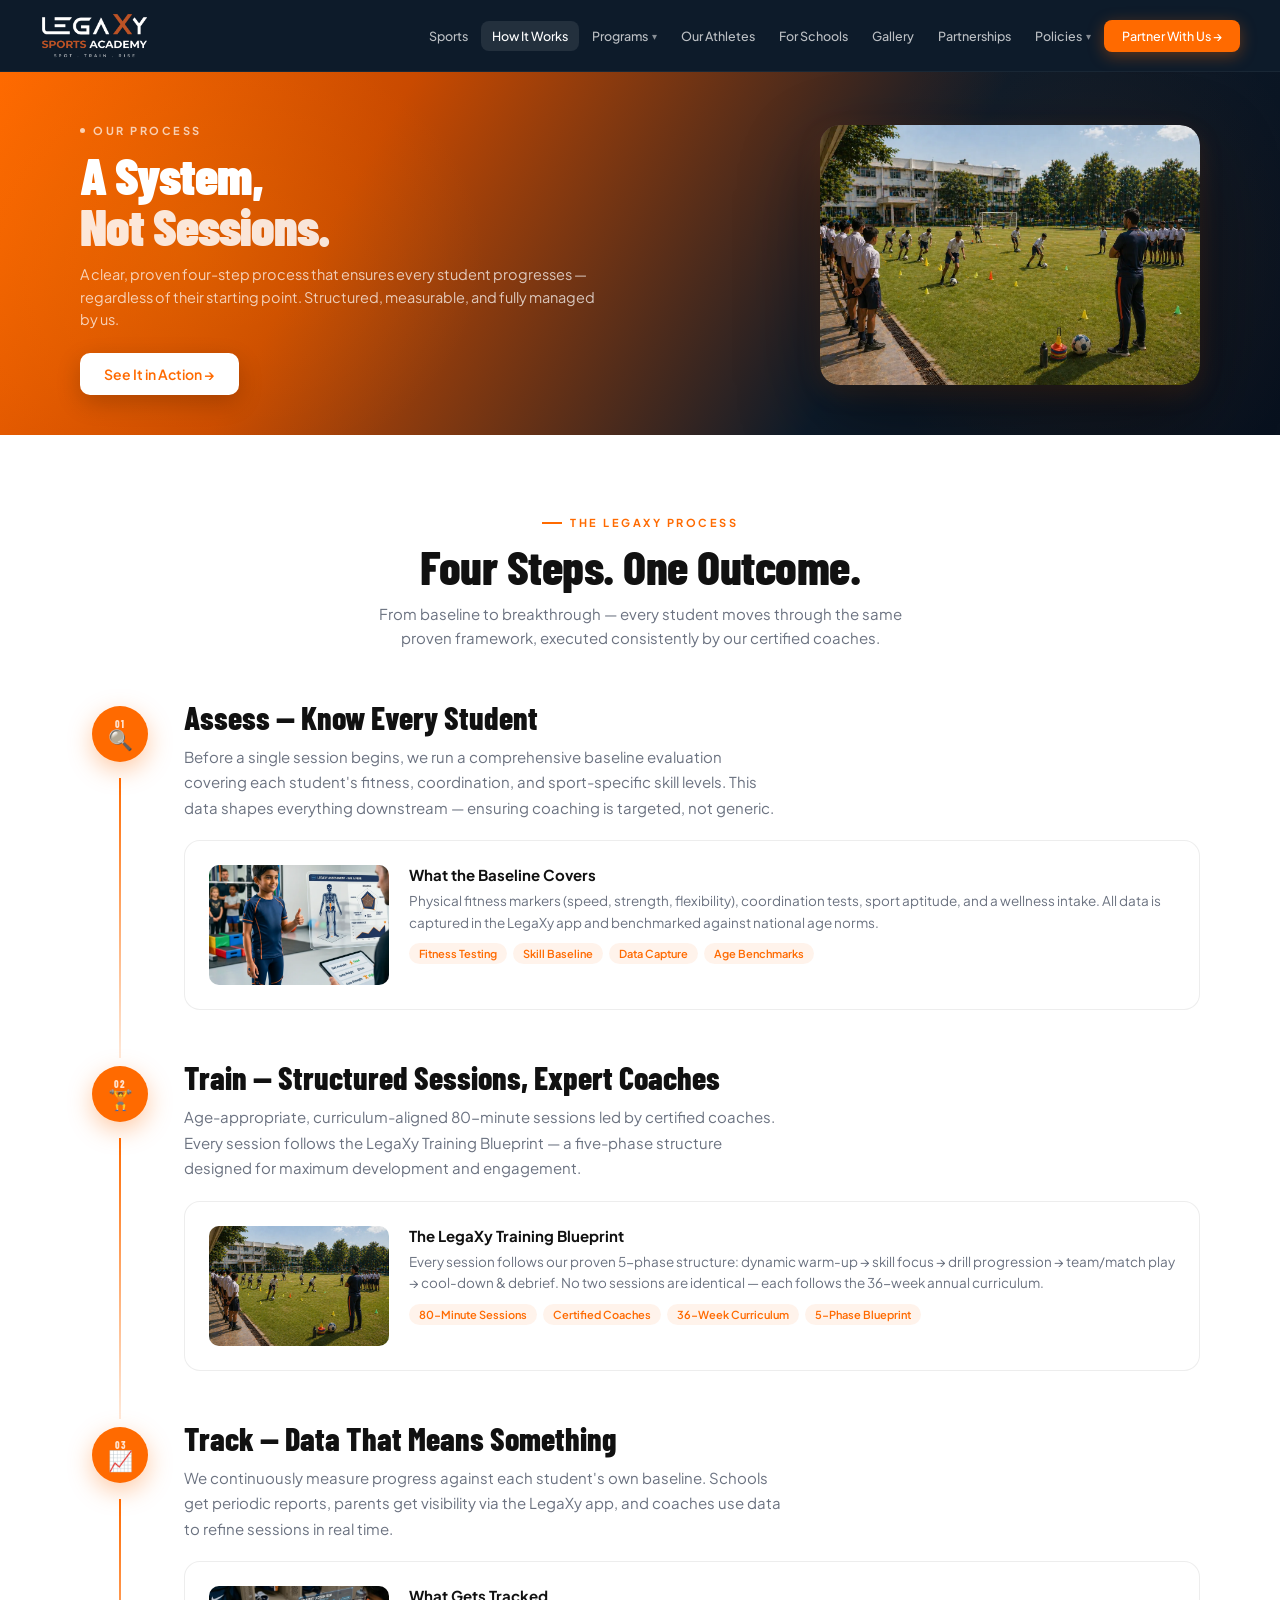
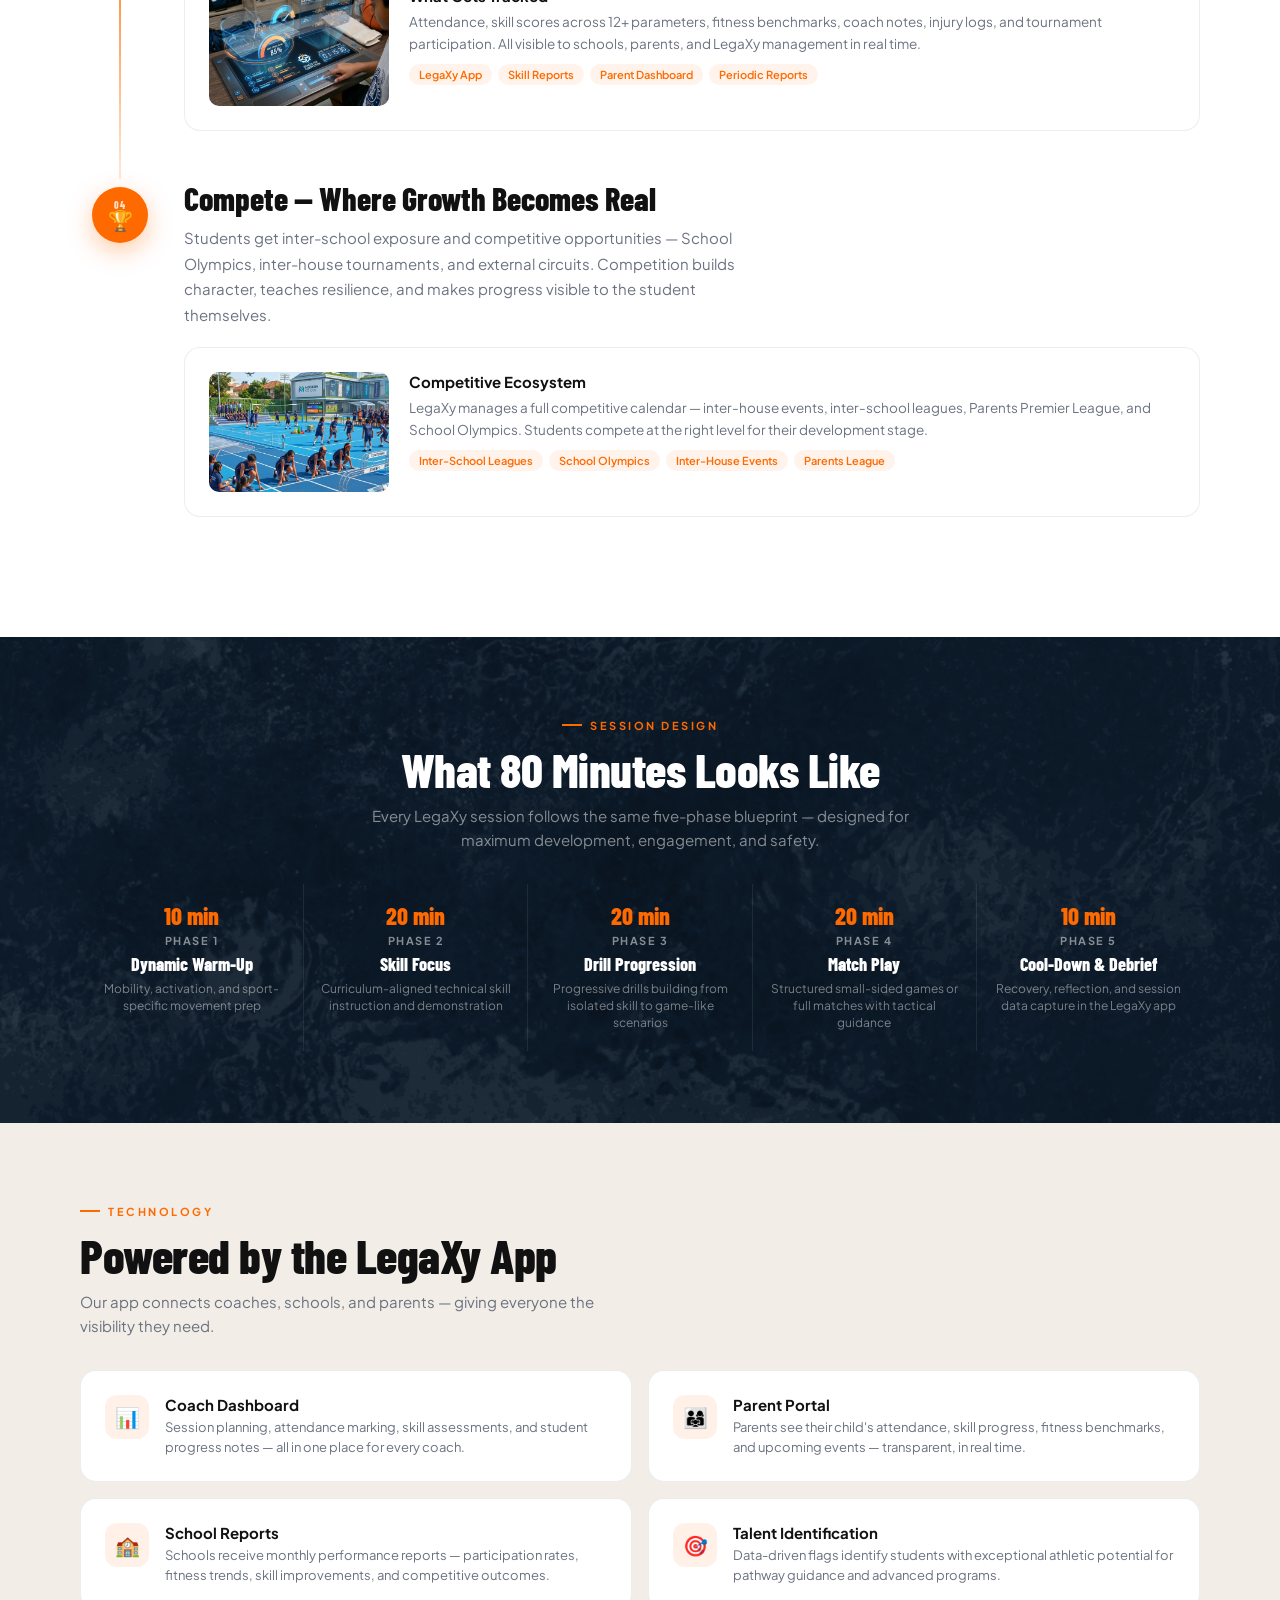
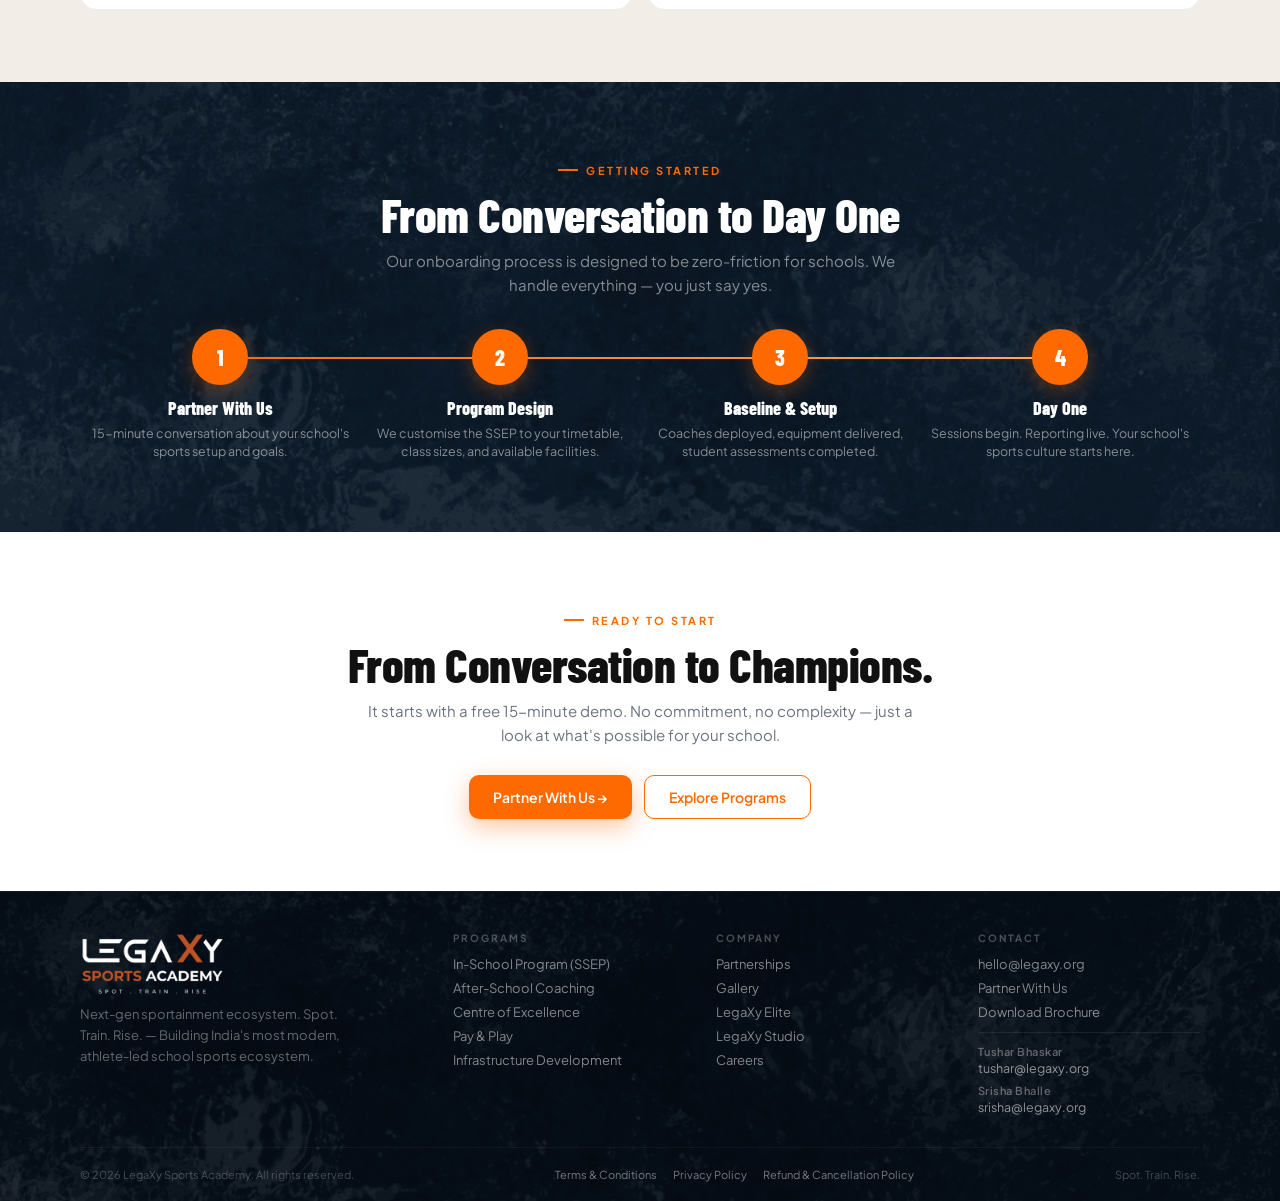
<file: how-it-works.html>
<!DOCTYPE html>
<html lang="en">
<head>
<meta charset="UTF-8">
<meta name="viewport" content="width=device-width, initial-scale=1.0">
<title>How It Works — LegaXy Sports Academy</title>
<link rel="preconnect" href="https://fonts.googleapis.com">
<link href="https://fonts.googleapis.com/css2?family=Barlow+Condensed:wght@600;700;800;900&family=Plus+Jakarta+Sans:wght@300;400;500;600;700&display=swap" rel="stylesheet">
<style>
/* ══════════════════════════════════════════════
   LegaXy Sports Academy — Shared Styles
   ══════════════════════════════════════════════ */

@import url('https://fonts.googleapis.com/css2?family=Barlow+Condensed:wght@600;700;800;900&family=Plus+Jakarta+Sans:wght@300;400;500;600;700&display=swap');

:root {
  --orange: #ff6a00;
  --navy: #0d1b2a;
  --cream: #faf8f5;
  --warm: #f2ede7;
  --text: #111;
  --muted: #6b7280;
  --border: rgba(0,0,0,0.07);
  --fd: 'Barlow Condensed', sans-serif;
  --fb: 'Plus Jakarta Sans', sans-serif;
}

*, *::before, *::after { margin: 0; padding: 0; box-sizing: border-box; }

html { scroll-behavior: smooth; scroll-padding-top: 72px; }

body {
  font-family: var(--fb);
  background: var(--cream);
  color: var(--text);
  overflow-x: hidden;
  padding-top: 72px;
}

/* ══════════ SCROLL BAR ══════════ */
#scrollBar { position: fixed; top: 0; left: 0; height: 3px; width: 0%; background: linear-gradient(90deg, var(--orange), #ffb347); z-index: 9999; pointer-events: none; }

/* ══════════ NAVBAR ══════════ */
.navbar { position: fixed; top: 0; left: 0; right: 0; z-index: 1000; height: 72px; padding: 0 40px; display: flex; align-items: center; background: var(--navy); border-bottom: 1px solid rgba(255,255,255,0.05); transition: box-shadow 0.4s; }
.navbar.scrolled { box-shadow: 0 4px 20px rgba(0,0,0,0.4); }
.nav-inner { max-width: 1280px; margin: 0 auto; width: 100%; display: flex; align-items: center; justify-content: space-between; }

/* ── Logo: dominant and premium ── */
.nav-logo { text-decoration: none; display: flex; align-items: center; }
.nav-logo img { height: 48px; width: auto; object-fit: contain; display: block; }

.nav-links { display: flex; align-items: center; gap: 2px; list-style: none; }
.nav-links > li { position: relative; }
.nav-links a { color: rgba(255,255,255,0.72); text-decoration: none; font-size: 12.5px; font-weight: 500; padding: 7px 11px; border-radius: 8px; transition: all 0.2s; white-space: nowrap; display: flex; align-items: center; gap: 4px; }
.nav-links a:hover, .nav-links a.active { color: white; background: rgba(255,255,255,0.09); }
.nav-links .nav-cta { background: var(--orange); color: white !important; padding: 8px 18px !important; box-shadow: 0 4px 16px rgba(255,106,0,0.35); border-radius: 8px; }
.nav-links .nav-cta:hover { background: #ff7d1a; transform: translateY(-1px); }
.menu-toggle { display: none; background: none; border: none; color: white; font-size: 28px; cursor: pointer; padding: 5px; }

/* ══════════ PROGRAMS DROPDOWN ══════════ */
.nav-arrow { font-size: 10px; opacity: 0.7; transition: transform 0.25s; }
.nav-dropdown.open .nav-arrow { transform: rotate(180deg); }

.nav-dropdown-menu {
  position: absolute;
  top: calc(100% + 8px);
  left: 0;
  background: var(--navy);
  border: 1px solid rgba(255,255,255,0.1);
  border-radius: 12px;
  padding: 6px;
  list-style: none;
  min-width: 210px;
  box-shadow: 0 16px 40px rgba(0,0,0,0.4);
  opacity: 0;
  visibility: hidden;
  transform: translateY(-8px);
  transition: opacity 0.22s ease, transform 0.22s ease, visibility 0.22s;
  z-index: 100;
}
.nav-dropdown.open .nav-dropdown-menu {
  opacity: 1;
  visibility: visible;
  transform: translateY(0);
}
.nav-dropdown-menu li a {
  display: block;
  padding: 9px 14px;
  font-size: 13px;
  color: rgba(255,255,255,0.7);
  border-radius: 8px;
  background: none;
  transition: all 0.15s;
}
.nav-dropdown-menu li a:hover {
  color: white;
  background: rgba(255,255,255,0.08);
}

/* ══════════ MOBILE MENU ══════════ */
.mobile-menu { position: fixed; top: 0; right: -100%; width: 100%; height: 100vh; background: rgba(13,27,42,0.98); z-index: 2000; display: flex; flex-direction: column; align-items: center; justify-content: center; transition: right 0.4s cubic-bezier(0.4,0,0.2,1); }
.mobile-menu.open { right: 0; }
.menu-close { position: absolute; top: 20px; right: 24px; background: none; border: none; color: white; font-size: 32px; cursor: pointer; padding: 10px; }
.mobile-nav-links { list-style: none; text-align: center; display: flex; flex-direction: column; gap: 20px; }
.mobile-nav-links a { color: white; font-size: 20px; text-decoration: none; font-family: var(--fd); letter-spacing: 1.5px; text-transform: uppercase; transition: color 0.2s; }
.mobile-nav-links a:hover { color: var(--orange); }
.mobile-nav-links .nav-cta { color: var(--orange); font-weight: 800; margin-top: 10px; display: inline-block; }

/* ══════════ GLASS OVERLAY ══════════ */
.glass-overlay { position: absolute; inset: 0; z-index: 1; pointer-events: none; background-image: url('glass-texture-alpha.webp'); background-size: cover; background-position: center;  }

/* ══════════ SHARED LAYOUT ══════════ */
.container { max-width: 1200px; margin: 0 auto; padding: 0 40px; width: 100%; position: relative; z-index: 2; }
.section-tag { display: inline-flex; align-items: center; gap: 8px; font-size: 11px; font-weight: 700; letter-spacing: 2.5px; text-transform: uppercase; color: var(--orange); margin-bottom: 12px; }
.tag-line { width: 20px; height: 2px; background: var(--orange); display: inline-block; }
.section-h2 { font-family: var(--fd); font-size: clamp(32px,4vw,48px); font-weight: 800; line-height: 1.05; letter-spacing: -0.5px; margin-bottom: 10px; }
.section-sub { font-size: 15px; color: var(--muted); line-height: 1.6; max-width: 560px; }
.reveal { opacity: 0; transform: translateY(20px); transition: opacity 0.7s ease, transform 0.7s ease; }
.reveal.visible { opacity: 1; transform: translateY(0); }
.rd1 { transition-delay: 0.08s; }
.rd2 { transition-delay: 0.16s; }
.rd3 { transition-delay: 0.24s; }
.rd4 { transition-delay: 0.32s; }

/* ══════════ BUTTONS ══════════ */
.btn { display: inline-flex; align-items: center; gap: 8px; padding: 12px 24px; border-radius: 10px; font-size: 14px; font-weight: 600; cursor: pointer; border: none; transition: all 0.25s ease; text-decoration: none; font-family: var(--fb); position: relative; overflow: hidden; }
.btn::after { content: ''; position: absolute; inset: 0; background: linear-gradient(120deg, transparent, rgba(255,255,255,0.2), transparent); transform: translateX(-100%); transition: 0.55s; }
.btn:hover::after { transform: translateX(100%); }
.btn-primary { background: white; color: var(--orange); box-shadow: 0 8px 24px rgba(0,0,0,0.2); }
.btn-primary:hover { transform: translateY(-2px); box-shadow: 0 14px 36px rgba(0,0,0,0.3); }
.btn-orange { background: var(--orange); color: white; box-shadow: 0 8px 24px rgba(255,106,0,0.38); }
.btn-orange:hover { background: #ff7a1a; transform: translateY(-2px); box-shadow: 0 14px 36px rgba(255,106,0,0.48); }
.btn-outline { background: transparent; color: var(--orange); border: 1.5px solid var(--orange); }
.btn-outline:hover { background: rgba(255,106,0,0.07); transform: translateY(-2px); }
.btn-outline-w { background: transparent; color: white; border: 1.5px solid rgba(255,255,255,0.28); }
.btn-outline-w:hover { background: rgba(255,255,255,0.09); transform: translateY(-2px); }
.btn-glass { background: rgba(255,255,255,0.16); color: white; border: 1px solid rgba(255,255,255,0.28); }
.btn-glass:hover { background: rgba(255,255,255,0.2); transform: translateY(-2px); }

/* ══════════ PAGE HERO (sub-pages) ══════════
   Compact: users see content below without scrolling
   ══════════════════════════════════════════════ */
.page-hero {
  background: linear-gradient(120deg, #ff6a00 0%, #c94a00 28%, #0d1b2a 68%, #08111e 100%);
  color: white;
  padding: 44px 0 40px;        /* was 80px / 60px */
  position: relative;
  overflow: hidden;
}
.page-hero::before { content: ''; position: absolute; inset: 0; z-index: 0; pointer-events: none; background-image: url("data:image/svg+xml,%3Csvg xmlns='http://www.w3.org/2000/svg' width='300' height='300'%3E%3Cfilter id='n'%3E%3CfeTurbulence type='fractalNoise' baseFrequency='0.9' numOctaves='4' stitchTiles='stitch'/%3E%3C/filter%3E%3Crect width='300' height='300' filter='url(%23n)' opacity='1'/%3E%3C/svg%3E"); opacity: 0.055; mix-blend-mode: overlay; }
.page-hero-orb { position: absolute; top: -20%; left: -10%; width: 50%; height: 140%; background: radial-gradient(ellipse, rgba(255,140,0,0.2) 0%, transparent 65%); z-index: 0; pointer-events: none; }
.page-hero-orb2 { position: absolute; top: -30%; right: -5%; width: 40%; height: 160%; background: radial-gradient(ellipse, rgba(255,106,0,0.08) 0%, transparent 65%); z-index: 0; pointer-events: none; }

/* ── Hero inner layout: left text + right image ── */
.page-hero .container { position: relative; z-index: 2; display: flex; align-items: center; gap: 40px; }
.page-hero-content { flex: 1; min-width: 0; }
.page-hero-visual { flex: 0 0 380px; display: flex; justify-content: flex-end; }

/* ── Hero image placeholder ── */
.page-hero-img {
  width: 100%;
  max-width: 380px;
  height: 260px;
  border-radius: 20px;
  overflow: hidden;
  position: relative;
  box-shadow: 0 32px 80px rgba(0,0,0,0.4), 0 8px 24px rgba(255,106,0,0.15);
}
.page-hero-img img {
  width: 100%;
  height: 100%;
  object-fit: cover;
  display: block;
  border-radius: 20px;
  /* Replace src attribute to swap image */
}
.page-hero-img-placeholder {
  width: 100%;
  height: 100%;
  background: linear-gradient(135deg, rgba(255,106,0,0.25) 0%, rgba(13,27,42,0.6) 100%);
  display: flex;
  flex-direction: column;
  align-items: center;
  justify-content: center;
  gap: 10px;
  border-radius: 20px;
  border: 1px solid rgba(255,255,255,0.12);
}
.page-hero-img-placeholder .ph-icon { font-size: 48px; opacity: 0.7; }
.page-hero-img-placeholder .ph-label { font-size: 12px; font-weight: 600; letter-spacing: 1.5px; text-transform: uppercase; color: rgba(255,255,255,0.5); }
/* Shimmer border on image */
.page-hero-img::before {
  content: '';
  position: absolute;
  inset: -1px;
  border-radius: 21px;
  z-index: 2;
  pointer-events: none;
  background: linear-gradient(140deg, rgba(255,255,255,0.22) 0%, rgba(255,106,0,0.12) 50%, rgba(255,255,255,0.04) 100%);
  -webkit-mask: linear-gradient(#fff 0 0) content-box, linear-gradient(#fff 0 0);
  -webkit-mask-composite: xor;
  mask-composite: exclude;
  padding: 1px;
}

/* ── Breadcrumb: HIDDEN everywhere ── */
.page-hero-breadcrumb { display: none !important; }

.page-hero-eyebrow { display: inline-flex; align-items: center; gap: 8px; font-size: 11px; font-weight: 700; letter-spacing: 2.5px; text-transform: uppercase; color: rgba(255,255,255,0.7); margin-bottom: 12px; }
.page-hero-eyebrow .dot { width: 5px; height: 5px; border-radius: 50%; background: rgba(255,255,255,0.7); }

/* Smaller h1 than before (was clamp 40–72px) */
.page-hero h1 { font-family: var(--fd); font-size: clamp(34px,4vw,58px); font-weight: 900; line-height: 1.0; letter-spacing: -1px; margin-bottom: 12px; }
.page-hero h1 em { color: rgba(255,255,255,0.85); font-style: normal; }
.page-hero-sub { font-size: 14.5px; color: rgba(255,255,255,0.72); line-height: 1.55; max-width: 520px; margin-bottom: 22px; }

/* ══════════ PAGE SECTIONS ══════════ */
.page-section { padding: 72px 0; }
.page-section.alt { background: white; }
.page-section.navy { background: var(--navy); position: relative; overflow: hidden; }
.page-section.warm { background: var(--warm); }

/* ══════════ PROG BADGES ══════════ */
.prog-badge { display: inline-block; font-size: 9.5px; font-weight: 700; letter-spacing: 1px; text-transform: uppercase; padding: 4px 8px; border-radius: 6px; margin-bottom: 10px; }
.inschool-badge { background: rgba(74,222,128,0.15); color: #4ade80; }
.afterschool-badge { background: rgba(255,106,0,0.15); color: var(--orange); }
.coe-badge { background: rgba(167,139,250,0.15); color: #a78bfa; }
.infra-badge { background: rgba(56,189,248,0.15); color: #38bdf8; }

/* ══════════ FOOTER ══════════ */
.footer { background: #060e18; padding: 40px 0 20px; border-top: 1px solid rgba(255,255,255,0.05); position: relative; overflow: hidden; }
.footer-inner { display: grid; grid-template-columns: 1.5fr 1fr 1fr 1fr; gap: 40px; margin-bottom: 32px; }
.footer-brand .footer-logo { height: 64px; width: auto; object-fit: contain; display: block; margin-bottom: 8px; }
.footer-brand p { font-size: 13px; color: rgba(255,255,255,0.38); line-height: 1.6; max-width: 260px; }
.footer-col h5 { font-size: 10px; font-weight: 700; letter-spacing: 2px; text-transform: uppercase; color: rgba(255,255,255,0.28); margin-bottom: 12px; }
.footer-col a { display: block; color: rgba(255,255,255,0.5); text-decoration: none; font-size: 13px; margin-bottom: 8px; transition: color 0.2s; }
.footer-col a:hover { color: white; }
.footer-contacts { margin-top: 12px; padding-top: 12px; border-top: 1px solid rgba(255,255,255,0.07); display: flex; flex-direction: column; gap: 8px; }
.footer-contact-row { display: flex; flex-direction: column; gap: 2px; }
.footer-contact-name { font-size: 11px; color: rgba(255,255,255,0.35); font-weight: 600; letter-spacing: 0.5px; }
.footer-contact-row a { font-size: 12.5px; color: rgba(255,255,255,0.55); margin-bottom: 0; }
.footer-bottom { border-top: 1px solid rgba(255,255,255,0.05); padding-top: 20px; display: flex; justify-content: space-between; align-items: center; }
.footer-bottom p { font-size: 11px; color: rgba(255,255,255,0.25); }

/* ══════════ ANIMATIONS ══════════ */
@keyframes fadeSlide { from { opacity: 0; transform: translateY(12px); } to { opacity: 1; transform: translateY(0); } }
@keyframes hb1 { 0%,100%{transform:translateY(0)} 50%{transform:translateY(-10px)} }
@keyframes hb2 { 0%,100%{transform:translateY(0)} 50%{transform:translateY(10px)} }

/* ══════════ RESPONSIVE ══════════ */
@media (max-width: 1100px) {
  .page-hero-visual { flex: 0 0 280px; }
  .page-hero-img { max-width: 280px; height: 200px; }
}
@media (max-width: 1024px) {
  .footer-inner { grid-template-columns: 1fr 1fr; }
}
@media (max-width: 860px) {
  .page-hero .container { flex-direction: column; gap: 20px; }
  .page-hero-visual { flex: none; width: 100%; }
  .page-hero-img { max-width: 100%; height: 180px; }
}
@media (max-width: 768px) {
  html { scroll-padding-top: 60px; }
  body { padding-top: 68px; }
  .navbar { height: 68px; padding: 0 16px; }
  .nav-logo img { height: 48px; }
  .nav-links { display: none; }
  .menu-toggle { display: block; }
  .container { padding: 0 16px; }
  .page-hero { padding: 32px 0 28px; }
  .page-hero h1 { font-size: 32px; }
  .page-hero-sub { font-size: 13.5px; }
  .page-section { padding: 48px 0; }
  .footer { padding: 30px 0 20px; }
  .footer-inner { grid-template-columns: 1fr; gap: 24px; text-align: center; }
  .footer-brand .footer-logo { margin: 0 auto 8px; }
  .footer-brand p { margin: 0 auto; }
  .footer-bottom { flex-direction: column; gap: 8px; text-align: center; }
  .footer-contacts { align-items: center; }
}

.page-hero::before{display:none;}
</style>
<style>
/* ══ PROCESS STEPS ══ */
.process-steps { display: flex; flex-direction: column; gap: 0; margin-top: 48px; }
.proc-row { display: grid; grid-template-columns: 80px 1fr; gap: 0; position: relative; }
.proc-row:not(:last-child) .proc-line { position: absolute; left: 39px; top: 80px; bottom: 0; width: 2px; background: linear-gradient(to bottom, var(--orange), rgba(255,106,0,0.15)); z-index: 0; }
.proc-num-col { display: flex; flex-direction: column; align-items: center; padding-top: 8px; }
.proc-circle { width: 56px; height: 56px; border-radius: 50%; background: var(--orange); display: flex; flex-direction: column; align-items: center; justify-content: center; box-shadow: 0 8px 24px rgba(255,106,0,0.35); flex-shrink: 0; z-index: 1; position: relative; }
.proc-circle .step-num { font-family: var(--fd); font-size: 10px; font-weight: 800; color: rgba(255,255,255,0.8); letter-spacing: 1px; line-height: 1; }
.proc-circle .step-ico { font-size: 20px; line-height: 1; }
.proc-content { padding: 0 0 48px 24px; }
.proc-content h3 { font-family: var(--fd); font-size: 32px; font-weight: 800; margin-bottom: 8px; color: var(--text); }
.proc-content .proc-desc { font-size: 15px; color: var(--muted); line-height: 1.7; margin-bottom: 20px; max-width: 600px; }
.proc-detail-box { background: white; border-radius: 16px; padding: 24px; border: 1px solid var(--border); display: grid; grid-template-columns: auto 1fr; gap: 20px; align-items: flex-start; }
.proc-img { width: 180px; height: 120px; object-fit: cover; border-radius: 10px; flex-shrink: 0; }
.proc-detail-box h4 { font-size: 15px; font-weight: 700; margin-bottom: 6px; }
.proc-detail-box p { font-size: 13.5px; color: var(--muted); line-height: 1.6; margin-bottom: 10px; }
.proc-tags { display: flex; flex-wrap: wrap; gap: 6px; }
.proc-tag { font-size: 11px; padding: 4px 10px; background: rgba(255,106,0,0.08); border-radius: 100px; color: var(--orange); font-weight: 600; }

/* ══ SESSION ANATOMY ══ */
.session-flow { display: flex; gap: 0; margin-top: 32px; align-items: stretch; }
.session-phase { flex: 1; padding: 20px 16px; text-align: center; border-right: 1px solid rgba(255,255,255,0.08); position: relative; }
.session-phase:last-child { border-right: none; }
.phase-time { font-family: var(--fd); font-size: 24px; font-weight: 800; color: var(--orange); line-height: 1; margin-bottom: 6px; }
.phase-label { font-size: 11px; font-weight: 700; letter-spacing: 1.5px; text-transform: uppercase; color: rgba(255,255,255,0.5); margin-bottom: 6px; }
.phase-name { font-family: var(--fd); font-size: 18px; font-weight: 800; color: white; margin-bottom: 6px; }
.phase-desc { font-size: 12px; color: rgba(255,255,255,0.45); line-height: 1.4; }

/* ══ TECH STACK ══ */
.tech-grid { display: grid; grid-template-columns: repeat(2, 1fr); gap: 16px; margin-top: 32px; }
.tech-card { background: white; border-radius: 16px; padding: 24px; border: 1px solid var(--border); display: flex; gap: 16px; align-items: flex-start; transition: all 0.3s; }
.tech-card:hover { box-shadow: 0 12px 32px rgba(0,0,0,0.07); border-color: rgba(255,106,0,0.2); transform: translateY(-3px); }
.tech-icon { width: 44px; height: 44px; background: rgba(255,106,0,0.09); border-radius: 12px; display: flex; align-items: center; justify-content: center; font-size: 20px; flex-shrink: 0; }
.tech-card h4 { font-size: 15px; font-weight: 700; margin-bottom: 4px; }
.tech-card p { font-size: 13px; color: var(--muted); line-height: 1.5; }

/* ══ ONBOARDING TIMELINE ══ */
.onboard-grid { display: grid; grid-template-columns: repeat(4, 1fr); gap: 0; position: relative; margin-top: 32px; }
.onboard-grid::before { content: ''; position: absolute; top: 28px; left: 12.5%; right: 12.5%; height: 2px; background: linear-gradient(90deg, var(--orange), #ffaa60); z-index: 0; }
.onboard-step { text-align: center; padding: 0 8px; position: relative; z-index: 1; }
.onboard-num { width: 56px; height: 56px; border-radius: 50%; background: var(--orange); border: 3px solid var(--orange); margin: 0 auto 12px; display: flex; align-items: center; justify-content: center; font-family: var(--fd); font-size: 22px; font-weight: 800; color: white; box-shadow: 0 6px 20px rgba(255,106,0,0.3); }
.onboard-step h4 { font-family: var(--fd); font-size: 18px; font-weight: 800; margin-bottom: 6px; color: white; }
.onboard-step p { font-size: 12.5px; color: rgba(255,255,255,0.5); line-height: 1.4; }

@media (max-width: 1024px) {
  .tech-grid { grid-template-columns: 1fr; }
  .onboard-grid { grid-template-columns: 1fr 1fr; gap: 20px; }
  .onboard-grid::before { display: none; }
  .session-flow { flex-direction: column; }
  .session-phase { border-right: none; border-bottom: 1px solid rgba(255,255,255,0.08); }
  .session-phase:last-child { border-bottom: none; }
}
@media (max-width: 768px) {
  .proc-detail-box { grid-template-columns: 1fr; }
  .proc-img { width: 100%; height: 160px; }
  .onboard-grid { grid-template-columns: 1fr; }
}
</style>
</head>
<body>

<section class="page-hero">
  <div class="page-hero-orb"></div>
  <div class="page-hero-orb2"></div>
  <div class="container">
    <div class="page-hero-content">
    <div class="page-hero-eyebrow"><span class="dot"></span> Our Process</div>
    <h1>A System,<br><em>Not Sessions.</em></h1>
    <p class="page-hero-sub">A clear, proven four-step process that ensures every student progresses — regardless of their starting point. Structured, measurable, and fully managed by us.</p>
    <a href="contact.html" class="btn btn-primary">See It in Action →</a>
    </div>
    <div class="page-hero-visual">
      <div class="page-hero-img">
        <img decoding="async" src="training.webp" alt="How It Works" onerror="this.parentElement.innerHTML='&lt;div class=&quot;page-hero-img-placeholder&quot;&gt;&lt;span class=&quot;ph-icon&quot;&gt;📋&lt;/span&gt;&lt;span class=&quot;ph-label&quot;&gt;Process&lt;/span&gt;&lt;/div&gt;'">
      </div>
    </div>
  </div>
</section>

<!-- FOUR STEPS -->
<section class="page-section alt">
  <div class="container">
    <div class="reveal" style="text-align:center;">
      <div class="section-tag" style="justify-content:center;"><span class="tag-line"></span> The LegaXy Process</div>
      <h2 class="section-h2">Four Steps. One Outcome.</h2>
      <p class="section-sub" style="margin:0 auto;">From baseline to breakthrough — every student moves through the same proven framework, executed consistently by our certified coaches.</p>
    </div>
    <div class="process-steps">

      <div class="proc-row reveal">
        <div class="proc-line"></div>
        <div class="proc-num-col">
          <div class="proc-circle"><div class="step-num">01</div><div class="step-ico">🔍</div></div>
        </div>
        <div class="proc-content">
          <h3>Assess — Know Every Student</h3>
          <p class="proc-desc">Before a single session begins, we run a comprehensive baseline evaluation covering each student's fitness, coordination, and sport-specific skill levels. This data shapes everything downstream — ensuring coaching is targeted, not generic.</p>
          <div class="proc-detail-box">
            <img loading="lazy" decoding="async" class="proc-img" src="assess.webp" alt="Assessment">
            <div>
              <h4>What the Baseline Covers</h4>
              <p>Physical fitness markers (speed, strength, flexibility), coordination tests, sport aptitude, and a wellness intake. All data is captured in the LegaXy app and benchmarked against national age norms.</p>
              <div class="proc-tags"><span class="proc-tag">Fitness Testing</span><span class="proc-tag">Skill Baseline</span><span class="proc-tag">Data Capture</span><span class="proc-tag">Age Benchmarks</span></div>
            </div>
          </div>
        </div>
      </div>

      <div class="proc-row reveal">
        <div class="proc-line"></div>
        <div class="proc-num-col">
          <div class="proc-circle"><div class="step-num">02</div><div class="step-ico">🏋️</div></div>
        </div>
        <div class="proc-content">
          <h3>Train — Structured Sessions, Expert Coaches</h3>
          <p class="proc-desc">Age-appropriate, curriculum-aligned 80-minute sessions led by certified coaches. Every session follows the LegaXy Training Blueprint — a five-phase structure designed for maximum development and engagement.</p>
          <div class="proc-detail-box">
            <img loading="lazy" decoding="async" class="proc-img" src="training.webp" alt="Training">
            <div>
              <h4>The LegaXy Training Blueprint</h4>
              <p>Every session follows our proven 5-phase structure: dynamic warm-up → skill focus → drill progression → team/match play → cool-down & debrief. No two sessions are identical — each follows the 36-week annual curriculum.</p>
              <div class="proc-tags"><span class="proc-tag">80-Minute Sessions</span><span class="proc-tag">Certified Coaches</span><span class="proc-tag">36-Week Curriculum</span><span class="proc-tag">5-Phase Blueprint</span></div>
            </div>
          </div>
        </div>
      </div>

      <div class="proc-row reveal">
        <div class="proc-line"></div>
        <div class="proc-num-col">
          <div class="proc-circle"><div class="step-num">03</div><div class="step-ico">📈</div></div>
        </div>
        <div class="proc-content">
          <h3>Track — Data That Means Something</h3>
          <p class="proc-desc">We continuously measure progress against each student's own baseline. Schools get periodic reports, parents get visibility via the LegaXy app, and coaches use data to refine sessions in real time.</p>
          <div class="proc-detail-box">
            <img loading="lazy" decoding="async" class="proc-img" src="tracking.webp" alt="Tracking">
            <div>
              <h4>What Gets Tracked</h4>
              <p>Attendance, skill scores across 12+ parameters, fitness benchmarks, coach notes, injury logs, and tournament participation. All visible to schools, parents, and LegaXy management in real time.</p>
              <div class="proc-tags"><span class="proc-tag">LegaXy App</span><span class="proc-tag">Skill Reports</span><span class="proc-tag">Parent Dashboard</span><span class="proc-tag">Periodic Reports</span></div>
            </div>
          </div>
        </div>
      </div>

      <div class="proc-row reveal">
        <div class="proc-num-col">
          <div class="proc-circle"><div class="step-num">04</div><div class="step-ico">🏆</div></div>
        </div>
        <div class="proc-content">
          <h3>Compete — Where Growth Becomes Real</h3>
          <p class="proc-desc">Students get inter-school exposure and competitive opportunities — School Olympics, inter-house tournaments, and external circuits. Competition builds character, teaches resilience, and makes progress visible to the student themselves.</p>
          <div class="proc-detail-box">
            <img loading="lazy" decoding="async" class="proc-img" src="competition.webp" alt="Competition">
            <div>
              <h4>Competitive Ecosystem</h4>
              <p>LegaXy manages a full competitive calendar — inter-house events, inter-school leagues, Parents Premier League, and School Olympics. Students compete at the right level for their development stage.</p>
              <div class="proc-tags"><span class="proc-tag">Inter-School Leagues</span><span class="proc-tag">School Olympics</span><span class="proc-tag">Inter-House Events</span><span class="proc-tag">Parents League</span></div>
            </div>
          </div>
        </div>
      </div>

    </div>
  </div>
</section>

<!-- 80-MINUTE SESSION ANATOMY -->
<section class="page-section" style="background:var(--navy);position:relative;overflow:hidden;">
  <div class="glass-overlay"></div>
  <div class="container">
    <div class="reveal" style="text-align:center;margin-bottom:8px;">
      <div class="section-tag" style="justify-content:center;"><span class="tag-line"></span> Session Design</div>
      <h2 class="section-h2" style="color:white;">What 80 Minutes Looks Like</h2>
      <p class="section-sub" style="color:rgba(255,255,255,0.5);margin:0 auto;">Every LegaXy session follows the same five-phase blueprint — designed for maximum development, engagement, and safety.</p>
    </div>
    <div class="session-flow reveal rd1">
      <div class="session-phase">
        <div class="phase-time">10 min</div>
        <div class="phase-label">Phase 1</div>
        <div class="phase-name">Dynamic Warm-Up</div>
        <div class="phase-desc">Mobility, activation, and sport-specific movement prep</div>
      </div>
      <div class="session-phase">
        <div class="phase-time">20 min</div>
        <div class="phase-label">Phase 2</div>
        <div class="phase-name">Skill Focus</div>
        <div class="phase-desc">Curriculum-aligned technical skill instruction and demonstration</div>
      </div>
      <div class="session-phase">
        <div class="phase-time">20 min</div>
        <div class="phase-label">Phase 3</div>
        <div class="phase-name">Drill Progression</div>
        <div class="phase-desc">Progressive drills building from isolated skill to game-like scenarios</div>
      </div>
      <div class="session-phase">
        <div class="phase-time">20 min</div>
        <div class="phase-label">Phase 4</div>
        <div class="phase-name">Match Play</div>
        <div class="phase-desc">Structured small-sided games or full matches with tactical guidance</div>
      </div>
      <div class="session-phase">
        <div class="phase-time">10 min</div>
        <div class="phase-label">Phase 5</div>
        <div class="phase-name">Cool-Down & Debrief</div>
        <div class="phase-desc">Recovery, reflection, and session data capture in the LegaXy app</div>
      </div>
    </div>
  </div>
</section>

<!-- TECH & REPORTING -->
<section class="page-section warm">
  <div class="container">
    <div class="reveal">
      <div class="section-tag"><span class="tag-line"></span> Technology</div>
      <h2 class="section-h2">Powered by the LegaXy App</h2>
      <p class="section-sub" style="margin-bottom:0;">Our app connects coaches, schools, and parents — giving everyone the visibility they need.</p>
    </div>
    <div class="tech-grid">
      <div class="tech-card reveal rd1">
        <div class="tech-icon">📊</div>
        <div>
          <h4>Coach Dashboard</h4>
          <p>Session planning, attendance marking, skill assessments, and student progress notes — all in one place for every coach.</p>
        </div>
      </div>
      <div class="tech-card reveal rd2">
        <div class="tech-icon">👨‍👩‍👧</div>
        <div>
          <h4>Parent Portal</h4>
          <p>Parents see their child's attendance, skill progress, fitness benchmarks, and upcoming events — transparent, in real time.</p>
        </div>
      </div>
      <div class="tech-card reveal rd3">
        <div class="tech-icon">🏫</div>
        <div>
          <h4>School Reports</h4>
          <p>Schools receive monthly performance reports — participation rates, fitness trends, skill improvements, and competitive outcomes.</p>
        </div>
      </div>
      <div class="tech-card reveal rd4">
        <div class="tech-icon">🎯</div>
        <div>
          <h4>Talent Identification</h4>
          <p>Data-driven flags identify students with exceptional athletic potential for pathway guidance and advanced programs.</p>
        </div>
      </div>
    </div>
  </div>
</section>

<!-- ONBOARDING TIMELINE -->
<section class="page-section" style="background:var(--navy);position:relative;overflow:hidden;">
  <div class="glass-overlay"></div>
  <div class="container">
    <div class="reveal" style="text-align:center;margin-bottom:8px;">
      <div class="section-tag" style="justify-content:center;"><span class="tag-line"></span> Getting Started</div>
      <h2 class="section-h2" style="color:white;">From Conversation to Day One</h2>
      <p class="section-sub" style="color:rgba(255,255,255,0.5);margin:0 auto;">Our onboarding process is designed to be zero-friction for schools. We handle everything — you just say yes.</p>
    </div>
    <div class="onboard-grid">
      <div class="onboard-step reveal rd1">
        <div class="onboard-num">1</div>
        <h4>Partner With Us</h4>
        <p>15-minute conversation about your school's sports setup and goals.</p>
      </div>
      <div class="onboard-step reveal rd2">
        <div class="onboard-num">2</div>
        <h4>Program Design</h4>
        <p>We customise the SSEP to your timetable, class sizes, and available facilities.</p>
      </div>
      <div class="onboard-step reveal rd3">
        <div class="onboard-num">3</div>
        <h4>Baseline & Setup</h4>
        <p>Coaches deployed, equipment delivered, student assessments completed.</p>
      </div>
      <div class="onboard-step reveal rd4">
        <div class="onboard-num">4</div>
        <h4>Day One</h4>
        <p>Sessions begin. Reporting live. Your school's sports culture starts here.</p>
      </div>
    </div>
  </div>
</section>

<!-- CTA -->
<section class="page-section alt" style="text-align:center;">
  <div class="container">
    <div class="reveal">
      <div class="section-tag" style="justify-content:center;"><span class="tag-line"></span> Ready to Start</div>
      <h2 class="section-h2">From Conversation to Champions.</h2>
      <p class="section-sub" style="margin:0 auto 28px;">It starts with a free 15-minute demo. No commitment, no complexity — just a look at what's possible for your school.</p>
      <div style="display:flex;gap:12px;justify-content:center;flex-wrap:wrap;">
        <a href="contact.html" class="btn btn-orange">Partner With Us →</a>
        <a href="programs.html" class="btn btn-outline">Explore Programs</a>
      </div>
    </div>
  </div>
</section>

<script>
/* ══════════════════════════════════════════════
   LegaXy Sports Academy — Shared Components
   ══════════════════════════════════════════════ */

(function() {

  const path = window.location.pathname.split('/').pop() || 'index.html';

  const NAV_MAP = {
    'sports.html':       0,
    'how-it-works.html': 1,
    'programs.html':     2,
    'athletes.html':     3,
    'schools.html':      4,
    'gallery.html':      5,
    'partnerships.html': 6,
    'contact.html':      -1,
    'demo.html':         -1
  };

  const navHTML = `
<div id="scrollBar"></div>
<nav class="navbar" id="navbar">
  <div class="nav-inner">
    <a href="index.html" class="nav-logo">
      <img decoding="async" src="lsa-logo-white.webp" alt="LegaXy Sports Academy" id="navLogo">
    </a>
    <button class="menu-toggle" id="menuToggle">☰</button>
    <ul class="nav-links">
      <li><a href="sports.html">Sports</a></li>
      <li><a href="how-it-works.html">How It Works</a></li>
      <li class="nav-dropdown">
        <a href="programs.html" class="nav-dropdown-trigger">Programs <span class="nav-arrow">▾</span></a>
        <ul class="nav-dropdown-menu">
          <li><a href="programs.html#ssep">In-School Programs</a></li>
          <li><a href="programs.html#afterschool">After-School Programs</a></li>
          <li><a href="programs.html#coe">Centers of Excellence</a></li>
          <li><a href="programs.html#infra">Infrastructure & Consulting</a></li>
        </ul>
      </li>
      <li><a href="athletes.html">Our Athletes</a></li>
      <li><a href="schools.html">For Schools</a></li>
      <li><a href="gallery.html">Gallery</a></li>
      <li><a href="partnerships.html">Partnerships</a></li>
      <li class="nav-dropdown">
        <a href="terms-and-conditions.html" class="nav-dropdown-trigger">Policies <span class="nav-arrow">▾</span></a>
        <ul class="nav-dropdown-menu" style="left:auto;right:0;">
          <li><a href="terms-and-conditions.html">Terms &amp; Conditions</a></li>
          <li><a href="privacy-policy.html">Privacy Policy</a></li>
          <li><a href="refund-and-cancellation-policy.html">Refund &amp; Cancellation Policy</a></li>
        </ul>
      </li>
      <li><a href="contact.html" class="nav-cta">Partner With Us →</a></li>
    </ul>
  </div>
</nav>
<div class="mobile-menu" id="mobileMenu">
  <button class="menu-close" id="menuClose">✕</button>
  <ul class="mobile-nav-links">
    <li><a href="sports.html">Sports</a></li>
    <li><a href="how-it-works.html">How It Works</a></li>
    <li><a href="programs.html">Programs</a></li>
    <li><a href="athletes.html">Our Athletes</a></li>
    <li><a href="schools.html">For Schools</a></li>
    <li><a href="gallery.html">Gallery</a></li>
    <li><a href="partnerships.html">Partnerships</a></li>
    <li><a href="terms-and-conditions.html" style="font-size:14px;letter-spacing:1px;opacity:0.75;">Terms &amp; Conditions</a></li>
    <li><a href="privacy-policy.html" style="font-size:14px;letter-spacing:1px;opacity:0.75;">Privacy Policy</a></li>
    <li><a href="refund-and-cancellation-policy.html" style="font-size:14px;letter-spacing:1px;opacity:0.75;">Refund &amp; Cancellation Policy</a></li>
    <li><a href="contact.html" class="nav-cta">Partner With Us →</a></li>
  </ul>
</div>`;

  const footerHTML = `
<footer class="footer">
  <div class="glass-overlay"></div>
  <div class="container">
    <div class="footer-inner">
      <div class="footer-brand">
        <img decoding="async" src="lsa-logo-white.webp" alt="LegaXy Sports Academy" class="footer-logo">
        <p>Next-gen sportainment ecosystem. Spot. Train. Rise. — Building India's most modern, athlete-led school sports ecosystem.</p>
      </div>
      <div class="footer-col">
        <h5>Programs</h5>
        <a href="programs.html">In-School Program (SSEP)</a>
        <a href="programs.html">After-School Coaching</a>
        <a href="programs.html">Centre of Excellence</a>
        <a href="programs.html">Pay &amp; Play</a>
        <a href="programs.html">Infrastructure Development</a>
      </div>
      <div class="footer-col">
        <h5>Company</h5>
        <a href="partnerships.html">Partnerships</a>
        <a href="gallery.html">Gallery</a>
        <a href="#">LegaXy Elite</a>
        <a href="#">LegaXy Studio</a>
        <a href="#">Careers</a>
      </div>
      <div class="footer-col">
        <h5>Contact</h5>
        <a href="mailto:hello@legaxy.org">hello@legaxy.org</a>
        <a href="contact.html">Partner With Us</a>
        <a href="Deck_LSA.pdf" download>Download Brochure</a>
        <div class="footer-contacts">
          <div class="footer-contact-row">
            <span class="footer-contact-name">Tushar Bhaskar</span>
            <a href="mailto:tushar@legaxy.org">tushar@legaxy.org</a>
          </div>
          <div class="footer-contact-row">
            <span class="footer-contact-name">Srisha Bhalle</span>
            <a href="mailto:srisha@legaxy.org">srisha@legaxy.org</a>
          </div>
        </div>
      </div>
    </div>
    <div class="footer-bottom">
      <p>&copy; 2026 LegaXy Sports Academy. All rights reserved.</p>
<div style="display:flex;gap:16px;flex-wrap:wrap;justify-content:center;">
<a href="terms-and-conditions.html" style="color:rgba(255,255,255,0.45);text-decoration:none;font-size:11px;">Terms &amp; Conditions</a>
<a href="privacy-policy.html" style="color:rgba(255,255,255,0.45);text-decoration:none;font-size:11px;">Privacy Policy</a>
<a href="refund-and-cancellation-policy.html" style="color:rgba(255,255,255,0.45);text-decoration:none;font-size:11px;">Refund &amp; Cancellation Policy</a>
</div>
      <p>Spot. Train. Rise.</p>
    </div>
  </div>
</footer>`;

  document.body.insertAdjacentHTML('afterbegin', navHTML);
  document.body.insertAdjacentHTML('beforeend', footerHTML);

  // ── Active nav highlight ──
  const activeIdx = NAV_MAP[path];
  if (activeIdx !== undefined) {
    const links = document.querySelectorAll('.nav-links > li > a:not(.nav-cta)');
    if (links[activeIdx]) links[activeIdx].classList.add('active');
  }
  if (path === 'programs.html') {
    const dt = document.querySelector('.nav-dropdown-trigger');
    if (dt) dt.classList.add('active');
  }

  // ── Mobile menu toggle ──
  document.getElementById('menuToggle').addEventListener('click', () => {
    document.getElementById('mobileMenu').classList.add('open');
  });
  document.getElementById('menuClose').addEventListener('click', () => {
    document.getElementById('mobileMenu').classList.remove('open');
  });
  document.querySelectorAll('.mobile-nav-links a').forEach(link => {
    link.addEventListener('click', () => {
      document.getElementById('mobileMenu').classList.remove('open');
    });
  });

  // ── Programs dropdown ──
  document.querySelectorAll('.nav-dropdown').forEach(dropdownLi => {
    dropdownLi.addEventListener('mouseenter', () => dropdownLi.classList.add('open'));
    dropdownLi.addEventListener('mouseleave', () => dropdownLi.classList.remove('open'));
  });

  // ── Scroll progress & navbar shadow ──
  let scrollTick = false;
    function onScrollFrame() {
      scrollTick = false;
      const s = window.scrollY;
      const h = document.documentElement.scrollHeight - window.innerHeight;
      const bar = document.getElementById('scrollBar');
      if (bar) bar.style.width = (h > 0 ? Math.min(s / h, 1) * 100 : 0) + '%';
      document.getElementById('navbar').classList.toggle('scrolled', s > 60);
    }
    window.addEventListener('scroll', () => { if (!scrollTick) { scrollTick = true; requestAnimationFrame(onScrollFrame); } }, { passive: true });

  // ── Reveal on scroll ──
  const revObs = new IntersectionObserver(entries => {
    entries.forEach(e => { if (e.isIntersecting) e.target.classList.add('visible'); });
  }, { threshold: 0.1 });
  document.querySelectorAll('.reveal').forEach(el => revObs.observe(el));

})();

</script>
</body>
</html>
</file>
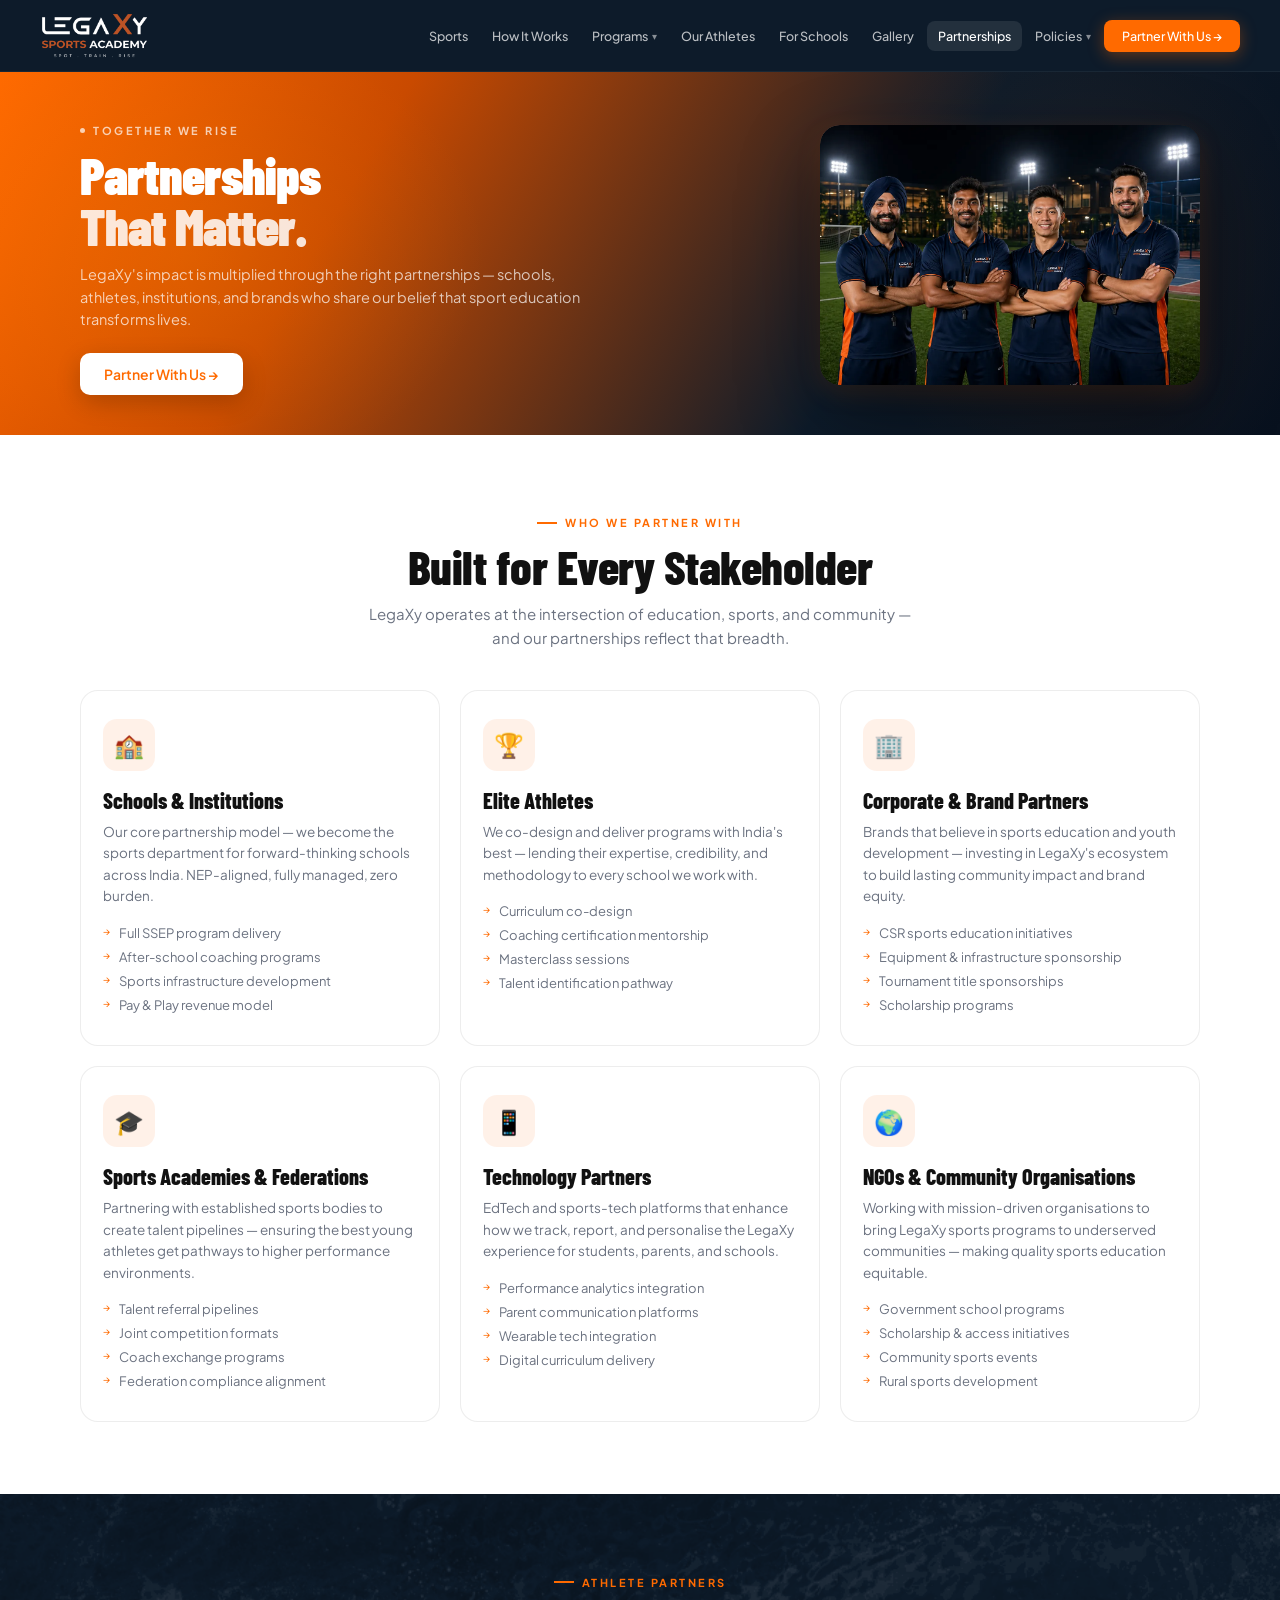
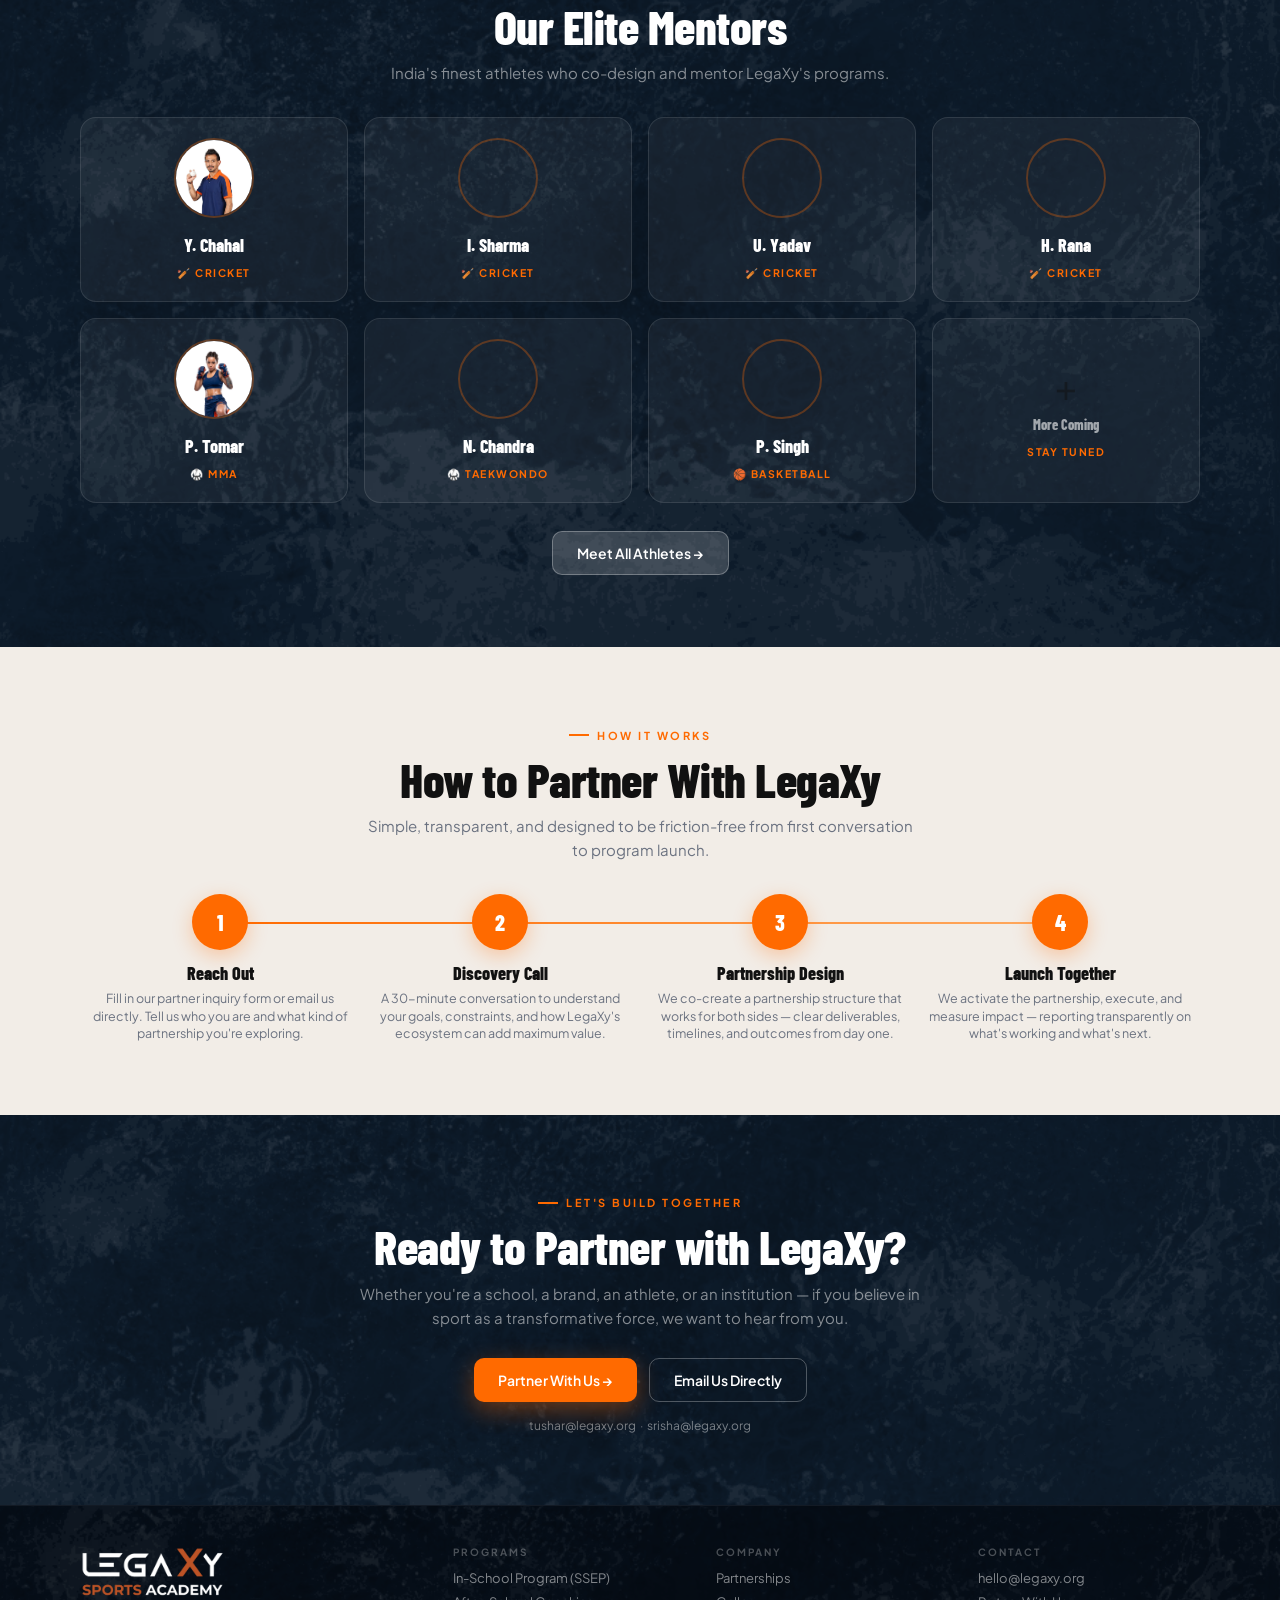
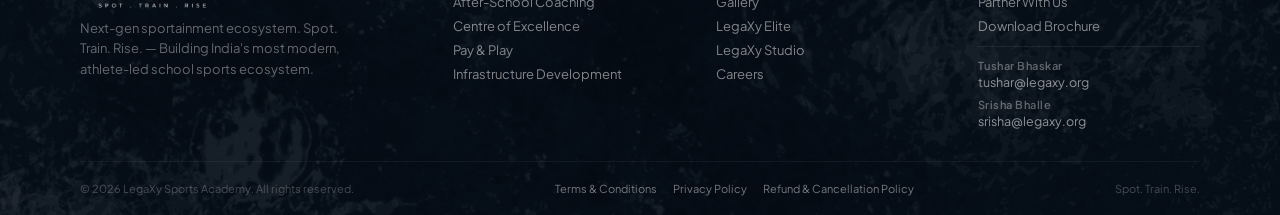
<file: partnerships.html>
<!DOCTYPE html>
<html lang="en">
<head>
<meta charset="UTF-8">
<meta name="viewport" content="width=device-width, initial-scale=1.0">
<title>Partnerships — LegaXy Sports Academy</title>
<link rel="preconnect" href="https://fonts.googleapis.com">
<link href="https://fonts.googleapis.com/css2?family=Barlow+Condensed:wght@600;700;800;900&family=Plus+Jakarta+Sans:wght@300;400;500;600;700&display=swap" rel="stylesheet">
<style>
/* ══════════════════════════════════════════════
   LegaXy Sports Academy — Shared Styles
   ══════════════════════════════════════════════ */

@import url('https://fonts.googleapis.com/css2?family=Barlow+Condensed:wght@600;700;800;900&family=Plus+Jakarta+Sans:wght@300;400;500;600;700&display=swap');

:root {
  --orange: #ff6a00;
  --navy: #0d1b2a;
  --cream: #faf8f5;
  --warm: #f2ede7;
  --text: #111;
  --muted: #6b7280;
  --border: rgba(0,0,0,0.07);
  --fd: 'Barlow Condensed', sans-serif;
  --fb: 'Plus Jakarta Sans', sans-serif;
}

*, *::before, *::after { margin: 0; padding: 0; box-sizing: border-box; }

html { scroll-behavior: smooth; scroll-padding-top: 72px; }

body {
  font-family: var(--fb);
  background: var(--cream);
  color: var(--text);
  overflow-x: hidden;
  padding-top: 72px;
}

/* ══════════ SCROLL BAR ══════════ */
#scrollBar { position: fixed; top: 0; left: 0; height: 3px; width: 0%; background: linear-gradient(90deg, var(--orange), #ffb347); z-index: 9999; pointer-events: none; }

/* ══════════ NAVBAR ══════════ */
.navbar { position: fixed; top: 0; left: 0; right: 0; z-index: 1000; height: 72px; padding: 0 40px; display: flex; align-items: center; background: var(--navy); border-bottom: 1px solid rgba(255,255,255,0.05); transition: box-shadow 0.4s; }
.navbar.scrolled { box-shadow: 0 4px 20px rgba(0,0,0,0.4); }
.nav-inner { max-width: 1280px; margin: 0 auto; width: 100%; display: flex; align-items: center; justify-content: space-between; }

/* ── Logo: dominant and premium ── */
.nav-logo { text-decoration: none; display: flex; align-items: center; }
.nav-logo img { height: 48px; width: auto; object-fit: contain; display: block; }

.nav-links { display: flex; align-items: center; gap: 2px; list-style: none; }
.nav-links > li { position: relative; }
.nav-links a { color: rgba(255,255,255,0.72); text-decoration: none; font-size: 12.5px; font-weight: 500; padding: 7px 11px; border-radius: 8px; transition: all 0.2s; white-space: nowrap; display: flex; align-items: center; gap: 4px; }
.nav-links a:hover, .nav-links a.active { color: white; background: rgba(255,255,255,0.09); }
.nav-links .nav-cta { background: var(--orange); color: white !important; padding: 8px 18px !important; box-shadow: 0 4px 16px rgba(255,106,0,0.35); border-radius: 8px; }
.nav-links .nav-cta:hover { background: #ff7d1a; transform: translateY(-1px); }
.menu-toggle { display: none; background: none; border: none; color: white; font-size: 28px; cursor: pointer; padding: 5px; }

/* ══════════ PROGRAMS DROPDOWN ══════════ */
.nav-arrow { font-size: 10px; opacity: 0.7; transition: transform 0.25s; }
.nav-dropdown.open .nav-arrow { transform: rotate(180deg); }

.nav-dropdown-menu {
  position: absolute;
  top: calc(100% + 8px);
  left: 0;
  background: var(--navy);
  border: 1px solid rgba(255,255,255,0.1);
  border-radius: 12px;
  padding: 6px;
  list-style: none;
  min-width: 210px;
  box-shadow: 0 16px 40px rgba(0,0,0,0.4);
  opacity: 0;
  visibility: hidden;
  transform: translateY(-8px);
  transition: opacity 0.22s ease, transform 0.22s ease, visibility 0.22s;
  z-index: 100;
}
.nav-dropdown.open .nav-dropdown-menu {
  opacity: 1;
  visibility: visible;
  transform: translateY(0);
}
.nav-dropdown-menu li a {
  display: block;
  padding: 9px 14px;
  font-size: 13px;
  color: rgba(255,255,255,0.7);
  border-radius: 8px;
  background: none;
  transition: all 0.15s;
}
.nav-dropdown-menu li a:hover {
  color: white;
  background: rgba(255,255,255,0.08);
}

/* ══════════ MOBILE MENU ══════════ */
.mobile-menu { position: fixed; top: 0; right: -100%; width: 100%; height: 100vh; background: rgba(13,27,42,0.98); z-index: 2000; display: flex; flex-direction: column; align-items: center; justify-content: center; transition: right 0.4s cubic-bezier(0.4,0,0.2,1); }
.mobile-menu.open { right: 0; }
.menu-close { position: absolute; top: 20px; right: 24px; background: none; border: none; color: white; font-size: 32px; cursor: pointer; padding: 10px; }
.mobile-nav-links { list-style: none; text-align: center; display: flex; flex-direction: column; gap: 20px; }
.mobile-nav-links a { color: white; font-size: 20px; text-decoration: none; font-family: var(--fd); letter-spacing: 1.5px; text-transform: uppercase; transition: color 0.2s; }
.mobile-nav-links a:hover { color: var(--orange); }
.mobile-nav-links .nav-cta { color: var(--orange); font-weight: 800; margin-top: 10px; display: inline-block; }

/* ══════════ GLASS OVERLAY ══════════ */
.glass-overlay { position: absolute; inset: 0; z-index: 1; pointer-events: none; background-image: url('glass-texture-alpha.webp'); background-size: cover; background-position: center;  }

/* ══════════ SHARED LAYOUT ══════════ */
.container { max-width: 1200px; margin: 0 auto; padding: 0 40px; width: 100%; position: relative; z-index: 2; }
.section-tag { display: inline-flex; align-items: center; gap: 8px; font-size: 11px; font-weight: 700; letter-spacing: 2.5px; text-transform: uppercase; color: var(--orange); margin-bottom: 12px; }
.tag-line { width: 20px; height: 2px; background: var(--orange); display: inline-block; }
.section-h2 { font-family: var(--fd); font-size: clamp(32px,4vw,48px); font-weight: 800; line-height: 1.05; letter-spacing: -0.5px; margin-bottom: 10px; }
.section-sub { font-size: 15px; color: var(--muted); line-height: 1.6; max-width: 560px; }
.reveal { opacity: 0; transform: translateY(20px); transition: opacity 0.7s ease, transform 0.7s ease; }
.reveal.visible { opacity: 1; transform: translateY(0); }
.rd1 { transition-delay: 0.08s; }
.rd2 { transition-delay: 0.16s; }
.rd3 { transition-delay: 0.24s; }
.rd4 { transition-delay: 0.32s; }

/* ══════════ BUTTONS ══════════ */
.btn { display: inline-flex; align-items: center; gap: 8px; padding: 12px 24px; border-radius: 10px; font-size: 14px; font-weight: 600; cursor: pointer; border: none; transition: all 0.25s ease; text-decoration: none; font-family: var(--fb); position: relative; overflow: hidden; }
.btn::after { content: ''; position: absolute; inset: 0; background: linear-gradient(120deg, transparent, rgba(255,255,255,0.2), transparent); transform: translateX(-100%); transition: 0.55s; }
.btn:hover::after { transform: translateX(100%); }
.btn-primary { background: white; color: var(--orange); box-shadow: 0 8px 24px rgba(0,0,0,0.2); }
.btn-primary:hover { transform: translateY(-2px); box-shadow: 0 14px 36px rgba(0,0,0,0.3); }
.btn-orange { background: var(--orange); color: white; box-shadow: 0 8px 24px rgba(255,106,0,0.38); }
.btn-orange:hover { background: #ff7a1a; transform: translateY(-2px); box-shadow: 0 14px 36px rgba(255,106,0,0.48); }
.btn-outline { background: transparent; color: var(--orange); border: 1.5px solid var(--orange); }
.btn-outline:hover { background: rgba(255,106,0,0.07); transform: translateY(-2px); }
.btn-outline-w { background: transparent; color: white; border: 1.5px solid rgba(255,255,255,0.28); }
.btn-outline-w:hover { background: rgba(255,255,255,0.09); transform: translateY(-2px); }
.btn-glass { background: rgba(255,255,255,0.16); color: white; border: 1px solid rgba(255,255,255,0.28); }
.btn-glass:hover { background: rgba(255,255,255,0.2); transform: translateY(-2px); }

/* ══════════ PAGE HERO (sub-pages) ══════════
   Compact: users see content below without scrolling
   ══════════════════════════════════════════════ */
.page-hero {
  background: linear-gradient(120deg, #ff6a00 0%, #c94a00 28%, #0d1b2a 68%, #08111e 100%);
  color: white;
  padding: 44px 0 40px;        /* was 80px / 60px */
  position: relative;
  overflow: hidden;
}
.page-hero::before { content: ''; position: absolute; inset: 0; z-index: 0; pointer-events: none; background-image: url("data:image/svg+xml,%3Csvg xmlns='http://www.w3.org/2000/svg' width='300' height='300'%3E%3Cfilter id='n'%3E%3CfeTurbulence type='fractalNoise' baseFrequency='0.9' numOctaves='4' stitchTiles='stitch'/%3E%3C/filter%3E%3Crect width='300' height='300' filter='url(%23n)' opacity='1'/%3E%3C/svg%3E"); opacity: 0.055; mix-blend-mode: overlay; }
.page-hero-orb { position: absolute; top: -20%; left: -10%; width: 50%; height: 140%; background: radial-gradient(ellipse, rgba(255,140,0,0.2) 0%, transparent 65%); z-index: 0; pointer-events: none; }
.page-hero-orb2 { position: absolute; top: -30%; right: -5%; width: 40%; height: 160%; background: radial-gradient(ellipse, rgba(255,106,0,0.08) 0%, transparent 65%); z-index: 0; pointer-events: none; }

/* ── Hero inner layout: left text + right image ── */
.page-hero .container { position: relative; z-index: 2; display: flex; align-items: center; gap: 40px; }
.page-hero-content { flex: 1; min-width: 0; }
.page-hero-visual { flex: 0 0 380px; display: flex; justify-content: flex-end; }

/* ── Hero image placeholder ── */
.page-hero-img {
  width: 100%;
  max-width: 380px;
  height: 260px;
  border-radius: 20px;
  overflow: hidden;
  position: relative;
  box-shadow: 0 32px 80px rgba(0,0,0,0.4), 0 8px 24px rgba(255,106,0,0.15);
}
.page-hero-img img {
  width: 100%;
  height: 100%;
  object-fit: cover;
  display: block;
  border-radius: 20px;
  /* Replace src attribute to swap image */
}
.page-hero-img-placeholder {
  width: 100%;
  height: 100%;
  background: linear-gradient(135deg, rgba(255,106,0,0.25) 0%, rgba(13,27,42,0.6) 100%);
  display: flex;
  flex-direction: column;
  align-items: center;
  justify-content: center;
  gap: 10px;
  border-radius: 20px;
  border: 1px solid rgba(255,255,255,0.12);
}
.page-hero-img-placeholder .ph-icon { font-size: 48px; opacity: 0.7; }
.page-hero-img-placeholder .ph-label { font-size: 12px; font-weight: 600; letter-spacing: 1.5px; text-transform: uppercase; color: rgba(255,255,255,0.5); }
/* Shimmer border on image */
.page-hero-img::before {
  content: '';
  position: absolute;
  inset: -1px;
  border-radius: 21px;
  z-index: 2;
  pointer-events: none;
  background: linear-gradient(140deg, rgba(255,255,255,0.22) 0%, rgba(255,106,0,0.12) 50%, rgba(255,255,255,0.04) 100%);
  -webkit-mask: linear-gradient(#fff 0 0) content-box, linear-gradient(#fff 0 0);
  -webkit-mask-composite: xor;
  mask-composite: exclude;
  padding: 1px;
}

/* ── Breadcrumb: HIDDEN everywhere ── */
.page-hero-breadcrumb { display: none !important; }

.page-hero-eyebrow { display: inline-flex; align-items: center; gap: 8px; font-size: 11px; font-weight: 700; letter-spacing: 2.5px; text-transform: uppercase; color: rgba(255,255,255,0.7); margin-bottom: 12px; }
.page-hero-eyebrow .dot { width: 5px; height: 5px; border-radius: 50%; background: rgba(255,255,255,0.7); }

/* Smaller h1 than before (was clamp 40–72px) */
.page-hero h1 { font-family: var(--fd); font-size: clamp(34px,4vw,58px); font-weight: 900; line-height: 1.0; letter-spacing: -1px; margin-bottom: 12px; }
.page-hero h1 em { color: rgba(255,255,255,0.85); font-style: normal; }
.page-hero-sub { font-size: 14.5px; color: rgba(255,255,255,0.72); line-height: 1.55; max-width: 520px; margin-bottom: 22px; }

/* ══════════ PAGE SECTIONS ══════════ */
.page-section { padding: 72px 0; }
.page-section.alt { background: white; }
.page-section.navy { background: var(--navy); position: relative; overflow: hidden; }
.page-section.warm { background: var(--warm); }

/* ══════════ PROG BADGES ══════════ */
.prog-badge { display: inline-block; font-size: 9.5px; font-weight: 700; letter-spacing: 1px; text-transform: uppercase; padding: 4px 8px; border-radius: 6px; margin-bottom: 10px; }
.inschool-badge { background: rgba(74,222,128,0.15); color: #4ade80; }
.afterschool-badge { background: rgba(255,106,0,0.15); color: var(--orange); }
.coe-badge { background: rgba(167,139,250,0.15); color: #a78bfa; }
.infra-badge { background: rgba(56,189,248,0.15); color: #38bdf8; }

/* ══════════ FOOTER ══════════ */
.footer { background: #060e18; padding: 40px 0 20px; border-top: 1px solid rgba(255,255,255,0.05); position: relative; overflow: hidden; }
.footer-inner { display: grid; grid-template-columns: 1.5fr 1fr 1fr 1fr; gap: 40px; margin-bottom: 32px; }
.footer-brand .footer-logo { height: 64px; width: auto; object-fit: contain; display: block; margin-bottom: 8px; }
.footer-brand p { font-size: 13px; color: rgba(255,255,255,0.38); line-height: 1.6; max-width: 260px; }
.footer-col h5 { font-size: 10px; font-weight: 700; letter-spacing: 2px; text-transform: uppercase; color: rgba(255,255,255,0.28); margin-bottom: 12px; }
.footer-col a { display: block; color: rgba(255,255,255,0.5); text-decoration: none; font-size: 13px; margin-bottom: 8px; transition: color 0.2s; }
.footer-col a:hover { color: white; }
.footer-contacts { margin-top: 12px; padding-top: 12px; border-top: 1px solid rgba(255,255,255,0.07); display: flex; flex-direction: column; gap: 8px; }
.footer-contact-row { display: flex; flex-direction: column; gap: 2px; }
.footer-contact-name { font-size: 11px; color: rgba(255,255,255,0.35); font-weight: 600; letter-spacing: 0.5px; }
.footer-contact-row a { font-size: 12.5px; color: rgba(255,255,255,0.55); margin-bottom: 0; }
.footer-bottom { border-top: 1px solid rgba(255,255,255,0.05); padding-top: 20px; display: flex; justify-content: space-between; align-items: center; }
.footer-bottom p { font-size: 11px; color: rgba(255,255,255,0.25); }

/* ══════════ ANIMATIONS ══════════ */
@keyframes fadeSlide { from { opacity: 0; transform: translateY(12px); } to { opacity: 1; transform: translateY(0); } }
@keyframes hb1 { 0%,100%{transform:translateY(0)} 50%{transform:translateY(-10px)} }
@keyframes hb2 { 0%,100%{transform:translateY(0)} 50%{transform:translateY(10px)} }

/* ══════════ RESPONSIVE ══════════ */
@media (max-width: 1100px) {
  .page-hero-visual { flex: 0 0 280px; }
  .page-hero-img { max-width: 280px; height: 200px; }
}
@media (max-width: 1024px) {
  .footer-inner { grid-template-columns: 1fr 1fr; }
}
@media (max-width: 860px) {
  .page-hero .container { flex-direction: column; gap: 20px; }
  .page-hero-visual { flex: none; width: 100%; }
  .page-hero-img { max-width: 100%; height: 180px; }
}
@media (max-width: 768px) {
  html { scroll-padding-top: 60px; }
  body { padding-top: 68px; }
  .navbar { height: 68px; padding: 0 16px; }
  .nav-logo img { height: 48px; }
  .nav-links { display: none; }
  .menu-toggle { display: block; }
  .container { padding: 0 16px; }
  .page-hero { padding: 32px 0 28px; }
  .page-hero h1 { font-size: 32px; }
  .page-hero-sub { font-size: 13.5px; }
  .page-section { padding: 48px 0; }
  .footer { padding: 30px 0 20px; }
  .footer-inner { grid-template-columns: 1fr; gap: 24px; text-align: center; }
  .footer-brand .footer-logo { margin: 0 auto 8px; }
  .footer-brand p { margin: 0 auto; }
  .footer-bottom { flex-direction: column; gap: 8px; text-align: center; }
  .footer-contacts { align-items: center; }
}

.page-hero::before{display:none;}
</style>
<style>
/* ══ PARTNERSHIP TYPES ══ */
.partner-type-grid { display: grid; grid-template-columns: repeat(3, 1fr); gap: 20px; margin-top: 40px; }
.partner-type-card { background: white; border-radius: 18px; padding: 28px 22px; border: 1px solid var(--border); transition: all 0.3s; cursor: default; position: relative; overflow: hidden; }
.partner-type-card::after { content: ''; position: absolute; top: 0; left: 0; right: 0; height: 3px; background: linear-gradient(90deg, var(--orange), #ffaa60); transform: scaleX(0); transform-origin: left; transition: 0.35s; }
.partner-type-card:hover { transform: translateY(-6px); box-shadow: 0 20px 48px rgba(0,0,0,0.08); border-color: transparent; }
.partner-type-card:hover::after { transform: scaleX(1); }
.partner-type-icon { width: 52px; height: 52px; background: rgba(255,106,0,0.09); border-radius: 14px; display: flex; align-items: center; justify-content: center; font-size: 24px; margin-bottom: 16px; }
.partner-type-card h4 { font-family: var(--fd); font-size: 22px; font-weight: 800; margin-bottom: 8px; }
.partner-type-card p { font-size: 13.5px; color: var(--muted); line-height: 1.6; margin-bottom: 14px; }
.partner-type-list { list-style: none; }
.partner-type-list li { font-size: 13px; color: var(--muted); padding: 4px 0 4px 16px; position: relative; }
.partner-type-list li::before { content: '→'; position: absolute; left: 0; color: var(--orange); font-size: 10px; }

/* ══ ATHLETE PARTNERS ══ */
.athlete-partner-grid { display: grid; grid-template-columns: repeat(4, 1fr); gap: 16px; margin-top: 32px; }
.athlete-partner-card { background: rgba(255,255,255,0.05); border: 1px solid rgba(255,255,255,0.1); border-radius: 16px; padding: 20px; text-align: center; transition: all 0.3s; }
.athlete-partner-card:hover { background: rgba(255,255,255,0.09); border-color: rgba(255,106,0,0.3); transform: translateY(-4px); }
.athlete-partner-img { width: 80px; height: 80px; border-radius: 50%; object-fit: cover; margin: 0 auto 12px; border: 2px solid rgba(255,106,0,0.3); }
.athlete-partner-name { font-family: var(--fd); font-size: 18px; font-weight: 800; color: white; display: block; margin-bottom: 4px; }
.athlete-partner-sport { font-size: 10.5px; font-weight: 700; letter-spacing: 1.5px; text-transform: uppercase; color: var(--orange); }

/* ══ SCHOOL PARTNER LOGOS ══ */
.school-logos { display: grid; grid-template-columns: repeat(4, 1fr); gap: 16px; margin-top: 32px; }
.school-logo-card { background: white; border: 1px solid var(--border); border-radius: 14px; padding: 24px 16px; text-align: center; transition: all 0.3s; }
.school-logo-card:hover { box-shadow: 0 8px 24px rgba(0,0,0,0.07); border-color: rgba(255,106,0,0.2); }
.school-logo-placeholder { width: 64px; height: 64px; border-radius: 50%; background: rgba(255,106,0,0.08); margin: 0 auto 10px; display: flex; align-items: center; justify-content: center; font-size: 28px; }
.school-logo-card h4 { font-size: 13px; font-weight: 700; color: var(--text); margin-bottom: 4px; }
.school-logo-card p { font-size: 11.5px; color: var(--muted); }

/* ══ PROCESS ══ */
.partner-process { display: grid; grid-template-columns: repeat(4, 1fr); gap: 0; position: relative; margin-top: 32px; }
.partner-process::before { content: ''; position: absolute; top: 28px; left: 12.5%; right: 12.5%; height: 2px; background: linear-gradient(90deg, var(--orange), #ffaa60); z-index: 0; }
.pp-step { text-align: center; padding: 0 8px; position: relative; z-index: 1; }
.pp-num { width: 56px; height: 56px; border-radius: 50%; background: var(--orange); margin: 0 auto 12px; display: flex; align-items: center; justify-content: center; font-family: var(--fd); font-size: 22px; font-weight: 800; color: white; box-shadow: 0 6px 20px rgba(255,106,0,0.3); }
.pp-step h4 { font-family: var(--fd); font-size: 18px; font-weight: 800; margin-bottom: 6px; }
.pp-step p { font-size: 12.5px; color: var(--muted); line-height: 1.4; }

@media (max-width: 1024px) {
  .partner-type-grid { grid-template-columns: 1fr 1fr; }
  .athlete-partner-grid { grid-template-columns: 1fr 1fr; }
  .school-logos { grid-template-columns: 1fr 1fr; }
  .partner-process { grid-template-columns: 1fr 1fr; gap: 20px; }
  .partner-process::before { display: none; }
}
@media (max-width: 768px) {
  .partner-type-grid { grid-template-columns: 1fr; }
  .athlete-partner-grid { grid-template-columns: 1fr 1fr; }
}
</style>
</head>
<body>

<section class="page-hero">
  <div class="page-hero-orb"></div>
  <div class="page-hero-orb2"></div>
  <div class="container">
    <div class="page-hero-content">
      <div class="page-hero-eyebrow"><span class="dot"></span> Together We Rise</div>
      <h1>Partnerships<br><em>That Matter.</em></h1>
      <p class="page-hero-sub">LegaXy's impact is multiplied through the right partnerships — schools, athletes, institutions, and brands who share our belief that sport education transforms lives.</p>
      <a href="contact.html" class="btn btn-primary">Partner With Us →</a>
    </div>
    <div class="page-hero-visual">
      <div class="page-hero-img">
        <img decoding="async" src="coaches.webp" alt="LegaXy Partnerships" onerror="this.parentElement.innerHTML='<div class=\'page-hero-img-placeholder\'><span class=\'ph-icon\'>🤝</span><span class=\'ph-label\'>Partnerships</span></div>'">
      </div>
    </div>
  </div>
</section>

<!-- PARTNERSHIP TYPES -->
<section class="page-section alt">
  <div class="container">
    <div class="reveal" style="text-align:center;">
      <div class="section-tag" style="justify-content:center;"><span class="tag-line"></span> Who We Partner With</div>
      <h2 class="section-h2">Built for Every Stakeholder</h2>
      <p class="section-sub" style="margin:0 auto;">LegaXy operates at the intersection of education, sports, and community — and our partnerships reflect that breadth.</p>
    </div>
    <div class="partner-type-grid">

      <div class="partner-type-card reveal rd1">
        <div class="partner-type-icon">🏫</div>
        <h4>Schools & Institutions</h4>
        <p>Our core partnership model — we become the sports department for forward-thinking schools across India. NEP-aligned, fully managed, zero burden.</p>
        <ul class="partner-type-list">
          <li>Full SSEP program delivery</li>
          <li>After-school coaching programs</li>
          <li>Sports infrastructure development</li>
          <li>Pay & Play revenue model</li>
        </ul>
      </div>

      <div class="partner-type-card reveal rd2">
        <div class="partner-type-icon">🏆</div>
        <h4>Elite Athletes</h4>
        <p>We co-design and deliver programs with India's best — lending their expertise, credibility, and methodology to every school we work with.</p>
        <ul class="partner-type-list">
          <li>Curriculum co-design</li>
          <li>Coaching certification mentorship</li>
          <li>Masterclass sessions</li>
          <li>Talent identification pathway</li>
        </ul>
      </div>

      <div class="partner-type-card reveal rd3">
        <div class="partner-type-icon">🏢</div>
        <h4>Corporate & Brand Partners</h4>
        <p>Brands that believe in sports education and youth development — investing in LegaXy's ecosystem to build lasting community impact and brand equity.</p>
        <ul class="partner-type-list">
          <li>CSR sports education initiatives</li>
          <li>Equipment & infrastructure sponsorship</li>
          <li>Tournament title sponsorships</li>
          <li>Scholarship programs</li>
        </ul>
      </div>

      <div class="partner-type-card reveal rd1">
        <div class="partner-type-icon">🎓</div>
        <h4>Sports Academies & Federations</h4>
        <p>Partnering with established sports bodies to create talent pipelines — ensuring the best young athletes get pathways to higher performance environments.</p>
        <ul class="partner-type-list">
          <li>Talent referral pipelines</li>
          <li>Joint competition formats</li>
          <li>Coach exchange programs</li>
          <li>Federation compliance alignment</li>
        </ul>
      </div>

      <div class="partner-type-card reveal rd2">
        <div class="partner-type-icon">📱</div>
        <h4>Technology Partners</h4>
        <p>EdTech and sports-tech platforms that enhance how we track, report, and personalise the LegaXy experience for students, parents, and schools.</p>
        <ul class="partner-type-list">
          <li>Performance analytics integration</li>
          <li>Parent communication platforms</li>
          <li>Wearable tech integration</li>
          <li>Digital curriculum delivery</li>
        </ul>
      </div>

      <div class="partner-type-card reveal rd3">
        <div class="partner-type-icon">🌍</div>
        <h4>NGOs & Community Organisations</h4>
        <p>Working with mission-driven organisations to bring LegaXy sports programs to underserved communities — making quality sports education equitable.</p>
        <ul class="partner-type-list">
          <li>Government school programs</li>
          <li>Scholarship & access initiatives</li>
          <li>Community sports events</li>
          <li>Rural sports development</li>
        </ul>
      </div>

    </div>
  </div>
</section>

<!-- ATHLETE PARTNERS -->
<section class="page-section" style="background:var(--navy);position:relative;overflow:hidden;">
  <div class="glass-overlay"></div>
  <div class="container">
    <div class="reveal" style="text-align:center;margin-bottom:8px;">
      <div class="section-tag" style="justify-content:center;"><span class="tag-line"></span> Athlete Partners</div>
      <h2 class="section-h2" style="color:white;">Our Elite Mentors</h2>
      <p class="section-sub" style="color:rgba(255,255,255,0.5);margin:0 auto;">India's finest athletes who co-design and mentor LegaXy's programs.</p>
    </div>
    <div class="athlete-partner-grid">
      <div class="athlete-partner-card reveal rd1">
        <img loading="lazy" decoding="async" class="athlete-partner-img" src="Chahal.webp" alt="Yuzvendra Chahal">
        <span class="athlete-partner-name">Y. Chahal</span>
        <span class="athlete-partner-sport">🏏 Cricket</span>
      </div>
      <div class="athlete-partner-card reveal rd2">
        <img loading="lazy" decoding="async" class="athlete-partner-img" src="Ishant-sharma.webp" alt="Ishant Sharma">
        <span class="athlete-partner-name">I. Sharma</span>
        <span class="athlete-partner-sport">🏏 Cricket</span>
      </div>
      <div class="athlete-partner-card reveal rd3">
        <img loading="lazy" decoding="async" class="athlete-partner-img" src="umesh-yadav.webp" alt="Umesh Yadav">
        <span class="athlete-partner-name">U. Yadav</span>
        <span class="athlete-partner-sport">🏏 Cricket</span>
      </div>
      <div class="athlete-partner-card reveal rd4">
        <img loading="lazy" decoding="async" class="athlete-partner-img" src="Harshit-rana.webp" alt="Harshit Rana">
        <span class="athlete-partner-name">H. Rana</span>
        <span class="athlete-partner-sport">🏏 Cricket</span>
      </div>
      <div class="athlete-partner-card reveal rd1">
        <img loading="lazy" decoding="async" class="athlete-partner-img" src="Puja-tomar.webp" alt="Puja Tomar">
        <span class="athlete-partner-name">P. Tomar</span>
        <span class="athlete-partner-sport">🥋 MMA</span>
      </div>
      <div class="athlete-partner-card reveal rd2">
        <img loading="lazy" decoding="async" class="athlete-partner-img" src="Neetu-chandra.webp" alt="Neetu Chandra">
        <span class="athlete-partner-name">N. Chandra</span>
        <span class="athlete-partner-sport">🥋 Taekwondo</span>
      </div>
      <div class="athlete-partner-card reveal rd3">
        <img loading="lazy" decoding="async" class="athlete-partner-img" src="Pratima-singh.webp" alt="Pratima Singh">
        <span class="athlete-partner-name">P. Singh</span>
        <span class="athlete-partner-sport">🏀 Basketball</span>
      </div>
      <div class="athlete-partner-card reveal rd4" style="display:flex;flex-direction:column;align-items:center;justify-content:center;gap:8px;">
        <div style="font-size:36px;opacity:0.5;">+</div>
        <span class="athlete-partner-name" style="font-size:14px;opacity:0.6;">More Coming</span>
        <span class="athlete-partner-sport">Stay Tuned</span>
      </div>
    </div>
    <div style="text-align:center;margin-top:28px;">
      <a href="athletes.html" class="btn btn-glass">Meet All Athletes →</a>
    </div>
  </div>
</section>

<!-- HOW TO PARTNER -->
<section class="page-section warm">
  <div class="container">
    <div class="reveal" style="text-align:center;margin-bottom:8px;">
      <div class="section-tag" style="justify-content:center;"><span class="tag-line"></span> How It Works</div>
      <h2 class="section-h2">How to Partner With LegaXy</h2>
      <p class="section-sub" style="margin:0 auto;">Simple, transparent, and designed to be friction-free from first conversation to program launch.</p>
    </div>
    <div class="partner-process">
      <div class="pp-step reveal rd1">
        <div class="pp-num">1</div>
        <h4>Reach Out</h4>
        <p>Fill in our partner inquiry form or email us directly. Tell us who you are and what kind of partnership you're exploring.</p>
      </div>
      <div class="pp-step reveal rd2">
        <div class="pp-num">2</div>
        <h4>Discovery Call</h4>
        <p>A 30-minute conversation to understand your goals, constraints, and how LegaXy's ecosystem can add maximum value.</p>
      </div>
      <div class="pp-step reveal rd3">
        <div class="pp-num">3</div>
        <h4>Partnership Design</h4>
        <p>We co-create a partnership structure that works for both sides — clear deliverables, timelines, and outcomes from day one.</p>
      </div>
      <div class="pp-step reveal rd4">
        <div class="pp-num">4</div>
        <h4>Launch Together</h4>
        <p>We activate the partnership, execute, and measure impact — reporting transparently on what's working and what's next.</p>
      </div>
    </div>
  </div>
</section>

<!-- CTA -->
<section class="page-section" style="background:var(--navy);text-align:center;position:relative;overflow:hidden;">
  <div class="glass-overlay"></div>
  <div class="container" style="position:relative;z-index:2;">
    <div class="reveal">
      <div class="section-tag" style="justify-content:center;"><span class="tag-line"></span> Let's Build Together</div>
      <h2 class="section-h2" style="color:white;">Ready to Partner with LegaXy?</h2>
      <p class="section-sub" style="color:rgba(255,255,255,0.5);margin:0 auto 28px;">Whether you're a school, a brand, an athlete, or an institution — if you believe in sport as a transformative force, we want to hear from you.</p>
      <div style="display:flex;gap:12px;justify-content:center;flex-wrap:wrap;margin-bottom:16px;">
        <a href="contact.html" class="btn btn-orange">Partner With Us →</a>
        <a href="mailto:hello@legaxy.org" class="btn btn-outline-w">Email Us Directly</a>
      </div>
      <p style="font-size:12px;color:rgba(255,255,255,0.35);">
        <a href="mailto:tushar@legaxy.org" style="color:rgba(255,255,255,0.45);text-decoration:none;">tushar@legaxy.org</a>
        &nbsp;·&nbsp;
        <a href="mailto:srisha@legaxy.org" style="color:rgba(255,255,255,0.45);text-decoration:none;">srisha@legaxy.org</a>
      </p>
    </div>
  </div>
</section>

<script>
/* ══════════════════════════════════════════════
   LegaXy Sports Academy — Shared Components
   ══════════════════════════════════════════════ */

(function() {

  const path = window.location.pathname.split('/').pop() || 'index.html';

  const NAV_MAP = {
    'sports.html':       0,
    'how-it-works.html': 1,
    'programs.html':     2,
    'athletes.html':     3,
    'schools.html':      4,
    'gallery.html':      5,
    'partnerships.html': 6,
    'contact.html':      -1,
    'demo.html':         -1
  };

  const navHTML = `
<div id="scrollBar"></div>
<nav class="navbar" id="navbar">
  <div class="nav-inner">
    <a href="index.html" class="nav-logo">
      <img decoding="async" src="lsa-logo-white.webp" alt="LegaXy Sports Academy" id="navLogo">
    </a>
    <button class="menu-toggle" id="menuToggle">☰</button>
    <ul class="nav-links">
      <li><a href="sports.html">Sports</a></li>
      <li><a href="how-it-works.html">How It Works</a></li>
      <li class="nav-dropdown">
        <a href="programs.html" class="nav-dropdown-trigger">Programs <span class="nav-arrow">▾</span></a>
        <ul class="nav-dropdown-menu">
          <li><a href="programs.html#ssep">In-School Programs</a></li>
          <li><a href="programs.html#afterschool">After-School Programs</a></li>
          <li><a href="programs.html#coe">Centers of Excellence</a></li>
          <li><a href="programs.html#infra">Infrastructure & Consulting</a></li>
        </ul>
      </li>
      <li><a href="athletes.html">Our Athletes</a></li>
      <li><a href="schools.html">For Schools</a></li>
      <li><a href="gallery.html">Gallery</a></li>
      <li><a href="partnerships.html">Partnerships</a></li>
      <li class="nav-dropdown">
        <a href="terms-and-conditions.html" class="nav-dropdown-trigger">Policies <span class="nav-arrow">▾</span></a>
        <ul class="nav-dropdown-menu" style="left:auto;right:0;">
          <li><a href="terms-and-conditions.html">Terms &amp; Conditions</a></li>
          <li><a href="privacy-policy.html">Privacy Policy</a></li>
          <li><a href="refund-and-cancellation-policy.html">Refund &amp; Cancellation Policy</a></li>
        </ul>
      </li>
      <li><a href="contact.html" class="nav-cta">Partner With Us →</a></li>
    </ul>
  </div>
</nav>
<div class="mobile-menu" id="mobileMenu">
  <button class="menu-close" id="menuClose">✕</button>
  <ul class="mobile-nav-links">
    <li><a href="sports.html">Sports</a></li>
    <li><a href="how-it-works.html">How It Works</a></li>
    <li><a href="programs.html">Programs</a></li>
    <li><a href="athletes.html">Our Athletes</a></li>
    <li><a href="schools.html">For Schools</a></li>
    <li><a href="gallery.html">Gallery</a></li>
    <li><a href="partnerships.html">Partnerships</a></li>
    <li><a href="terms-and-conditions.html" style="font-size:14px;letter-spacing:1px;opacity:0.75;">Terms &amp; Conditions</a></li>
    <li><a href="privacy-policy.html" style="font-size:14px;letter-spacing:1px;opacity:0.75;">Privacy Policy</a></li>
    <li><a href="refund-and-cancellation-policy.html" style="font-size:14px;letter-spacing:1px;opacity:0.75;">Refund &amp; Cancellation Policy</a></li>
    <li><a href="contact.html" class="nav-cta">Partner With Us →</a></li>
  </ul>
</div>`;

  const footerHTML = `
<footer class="footer">
  <div class="glass-overlay"></div>
  <div class="container">
    <div class="footer-inner">
      <div class="footer-brand">
        <img decoding="async" src="lsa-logo-white.webp" alt="LegaXy Sports Academy" class="footer-logo">
        <p>Next-gen sportainment ecosystem. Spot. Train. Rise. — Building India's most modern, athlete-led school sports ecosystem.</p>
      </div>
      <div class="footer-col">
        <h5>Programs</h5>
        <a href="programs.html">In-School Program (SSEP)</a>
        <a href="programs.html">After-School Coaching</a>
        <a href="programs.html">Centre of Excellence</a>
        <a href="programs.html">Pay &amp; Play</a>
        <a href="programs.html">Infrastructure Development</a>
      </div>
      <div class="footer-col">
        <h5>Company</h5>
        <a href="partnerships.html">Partnerships</a>
        <a href="gallery.html">Gallery</a>
        <a href="#">LegaXy Elite</a>
        <a href="#">LegaXy Studio</a>
        <a href="#">Careers</a>
      </div>
      <div class="footer-col">
        <h5>Contact</h5>
        <a href="mailto:hello@legaxy.org">hello@legaxy.org</a>
        <a href="contact.html">Partner With Us</a>
        <a href="Deck_LSA.pdf" download>Download Brochure</a>
        <div class="footer-contacts">
          <div class="footer-contact-row">
            <span class="footer-contact-name">Tushar Bhaskar</span>
            <a href="mailto:tushar@legaxy.org">tushar@legaxy.org</a>
          </div>
          <div class="footer-contact-row">
            <span class="footer-contact-name">Srisha Bhalle</span>
            <a href="mailto:srisha@legaxy.org">srisha@legaxy.org</a>
          </div>
        </div>
      </div>
    </div>
    <div class="footer-bottom">
      <p>&copy; 2026 LegaXy Sports Academy. All rights reserved.</p>
<div style="display:flex;gap:16px;flex-wrap:wrap;justify-content:center;">
<a href="terms-and-conditions.html" style="color:rgba(255,255,255,0.45);text-decoration:none;font-size:11px;">Terms &amp; Conditions</a>
<a href="privacy-policy.html" style="color:rgba(255,255,255,0.45);text-decoration:none;font-size:11px;">Privacy Policy</a>
<a href="refund-and-cancellation-policy.html" style="color:rgba(255,255,255,0.45);text-decoration:none;font-size:11px;">Refund &amp; Cancellation Policy</a>
</div>
      <p>Spot. Train. Rise.</p>
    </div>
  </div>
</footer>`;

  document.body.insertAdjacentHTML('afterbegin', navHTML);
  document.body.insertAdjacentHTML('beforeend', footerHTML);

  // ── Active nav highlight ──
  const activeIdx = NAV_MAP[path];
  if (activeIdx !== undefined) {
    const links = document.querySelectorAll('.nav-links > li > a:not(.nav-cta)');
    if (links[activeIdx]) links[activeIdx].classList.add('active');
  }
  if (path === 'programs.html') {
    const dt = document.querySelector('.nav-dropdown-trigger');
    if (dt) dt.classList.add('active');
  }

  // ── Mobile menu toggle ──
  document.getElementById('menuToggle').addEventListener('click', () => {
    document.getElementById('mobileMenu').classList.add('open');
  });
  document.getElementById('menuClose').addEventListener('click', () => {
    document.getElementById('mobileMenu').classList.remove('open');
  });
  document.querySelectorAll('.mobile-nav-links a').forEach(link => {
    link.addEventListener('click', () => {
      document.getElementById('mobileMenu').classList.remove('open');
    });
  });

  // ── Programs dropdown ──
  document.querySelectorAll('.nav-dropdown').forEach(dropdownLi => {
    dropdownLi.addEventListener('mouseenter', () => dropdownLi.classList.add('open'));
    dropdownLi.addEventListener('mouseleave', () => dropdownLi.classList.remove('open'));
  });

  // ── Scroll progress & navbar shadow ──
  let scrollTick = false;
    function onScrollFrame() {
      scrollTick = false;
      const s = window.scrollY;
      const h = document.documentElement.scrollHeight - window.innerHeight;
      const bar = document.getElementById('scrollBar');
      if (bar) bar.style.width = (h > 0 ? Math.min(s / h, 1) * 100 : 0) + '%';
      document.getElementById('navbar').classList.toggle('scrolled', s > 60);
    }
    window.addEventListener('scroll', () => { if (!scrollTick) { scrollTick = true; requestAnimationFrame(onScrollFrame); } }, { passive: true });

  // ── Reveal on scroll ──
  const revObs = new IntersectionObserver(entries => {
    entries.forEach(e => { if (e.isIntersecting) e.target.classList.add('visible'); });
  }, { threshold: 0.1 });
  document.querySelectorAll('.reveal').forEach(el => revObs.observe(el));

})();

</script>
</body>
</html>
</file>
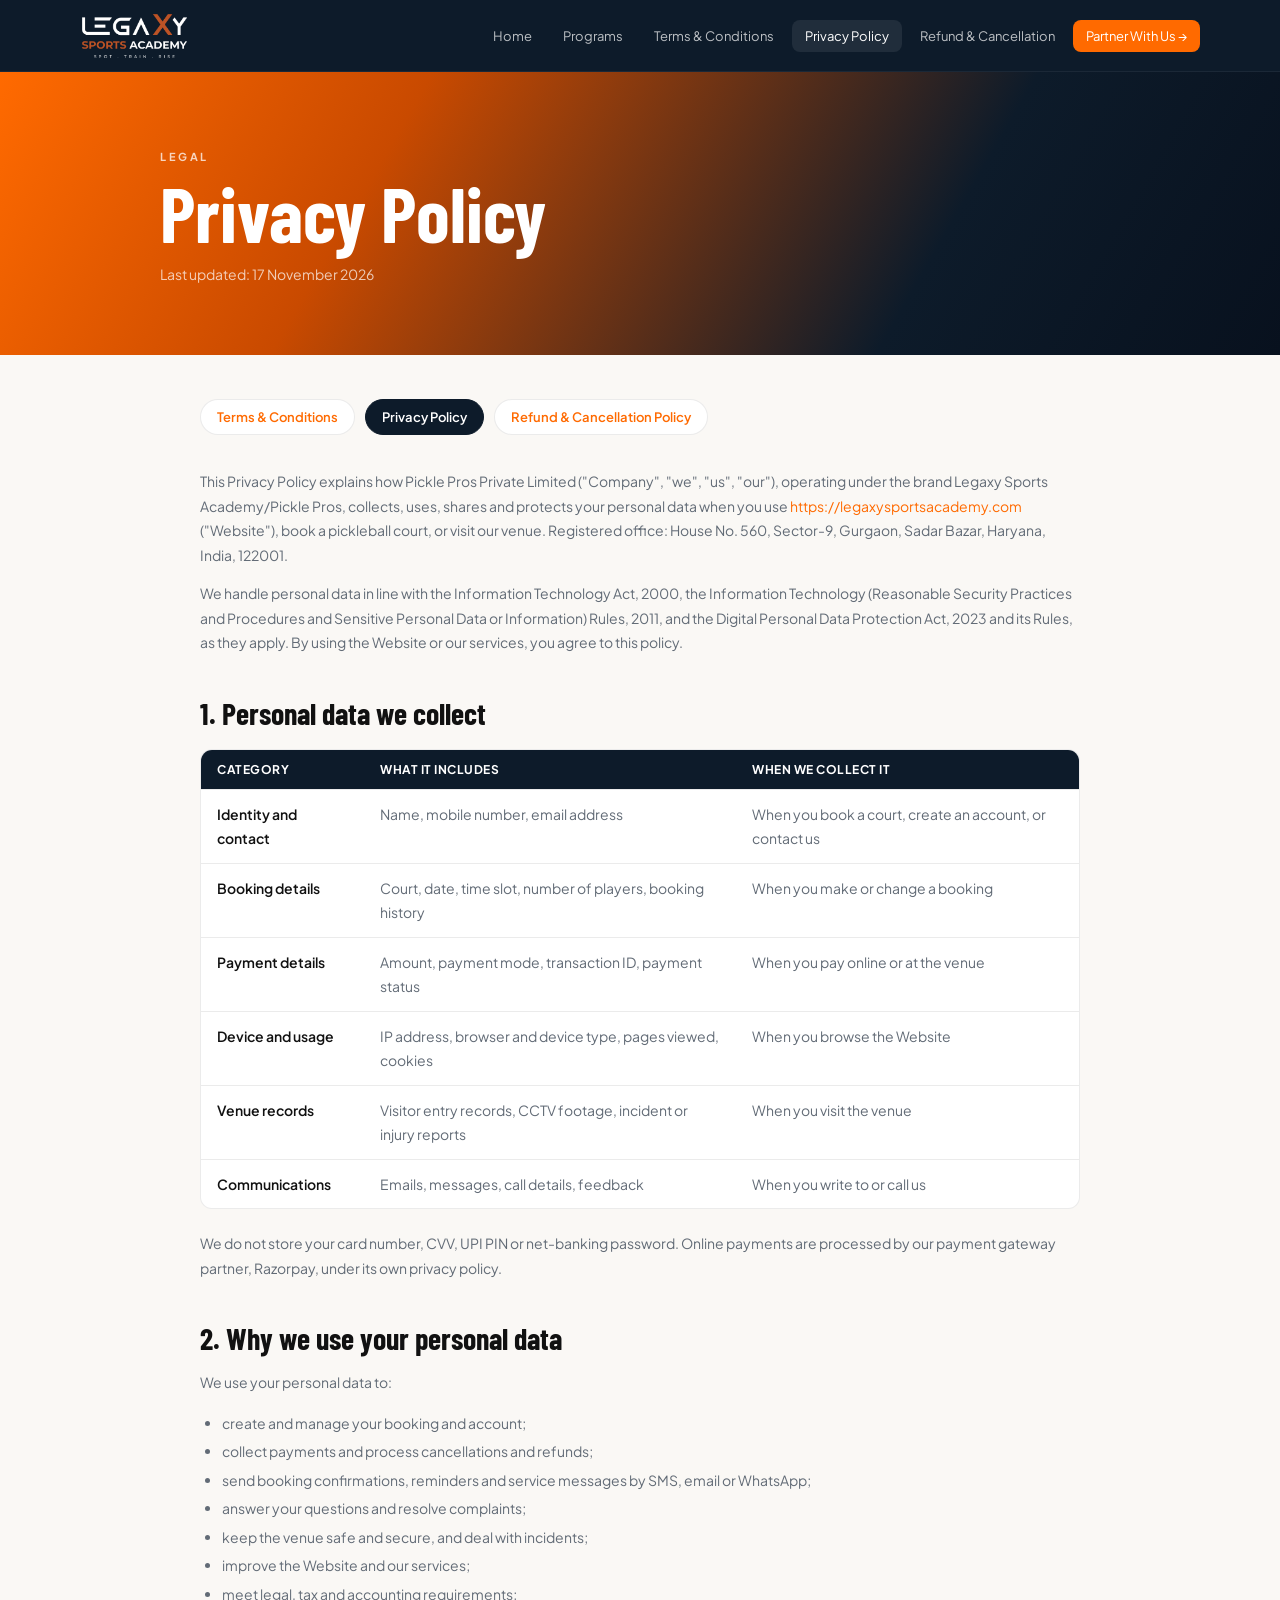
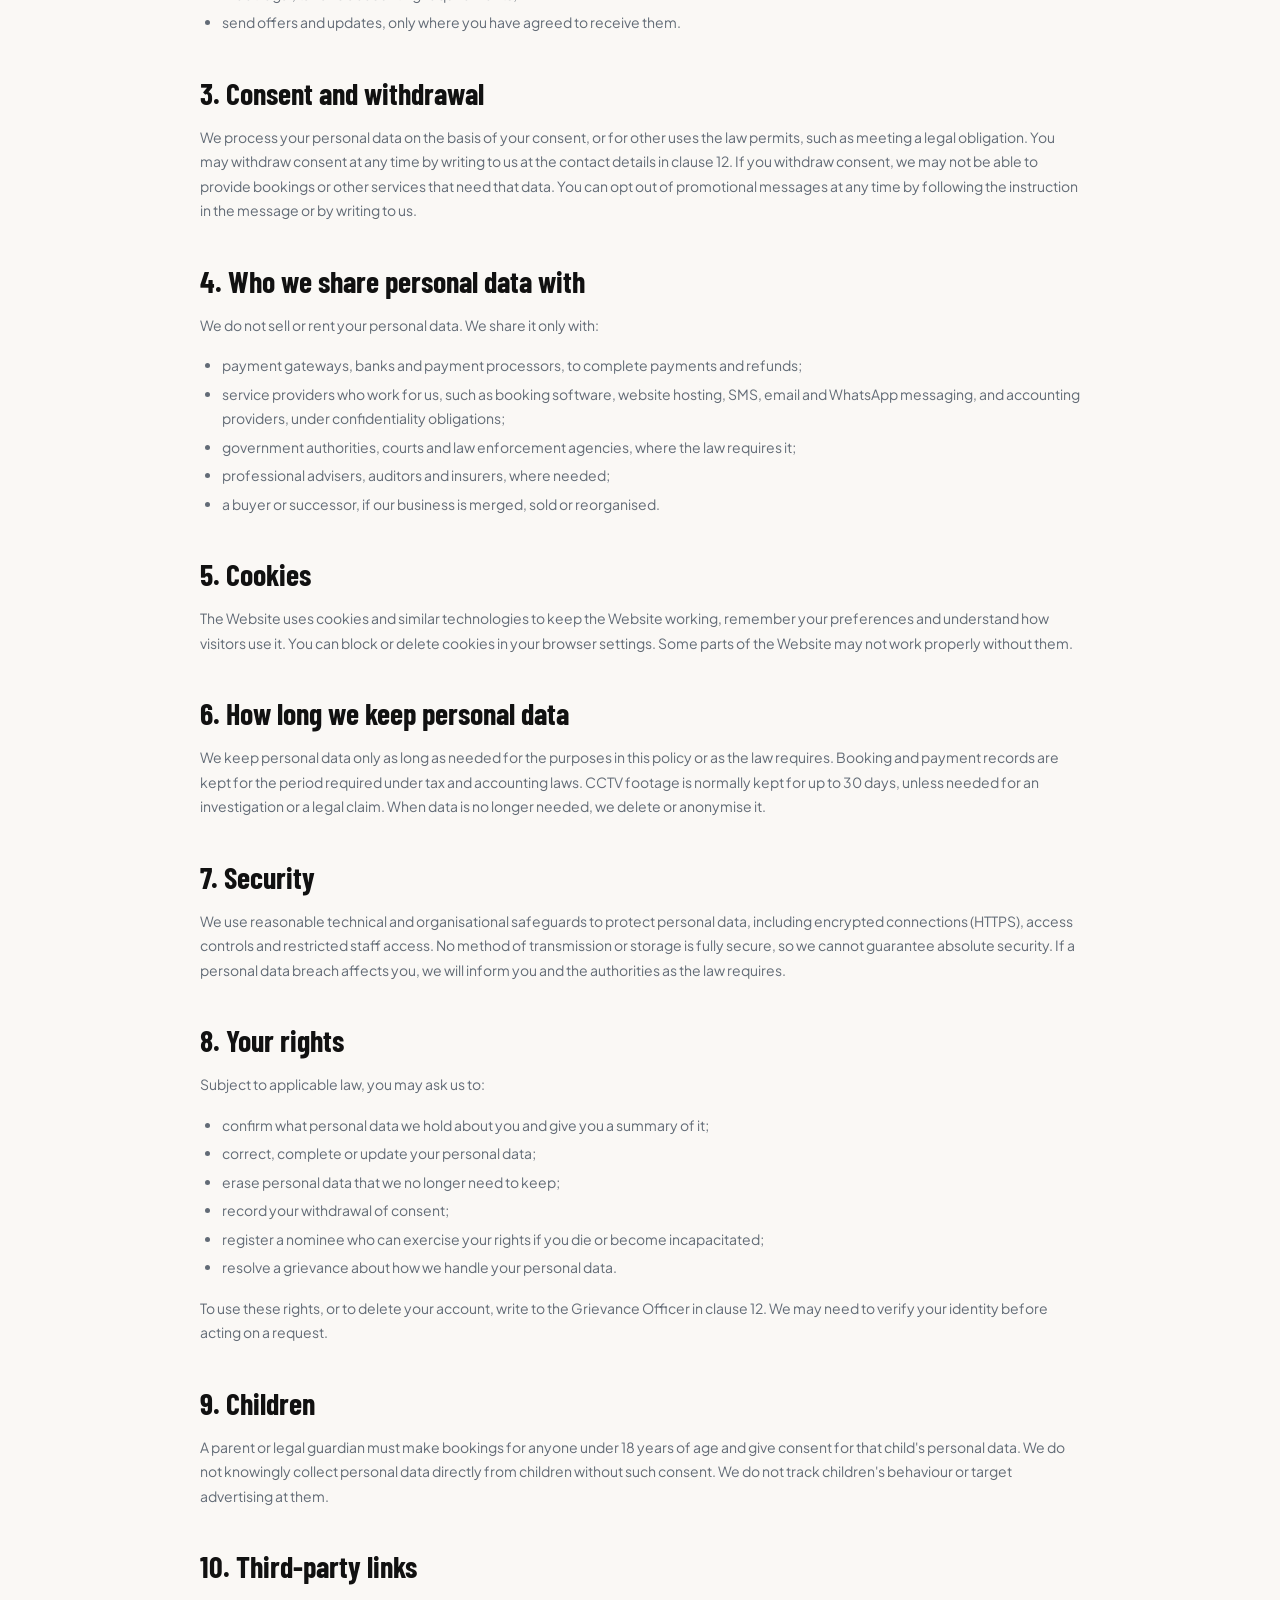
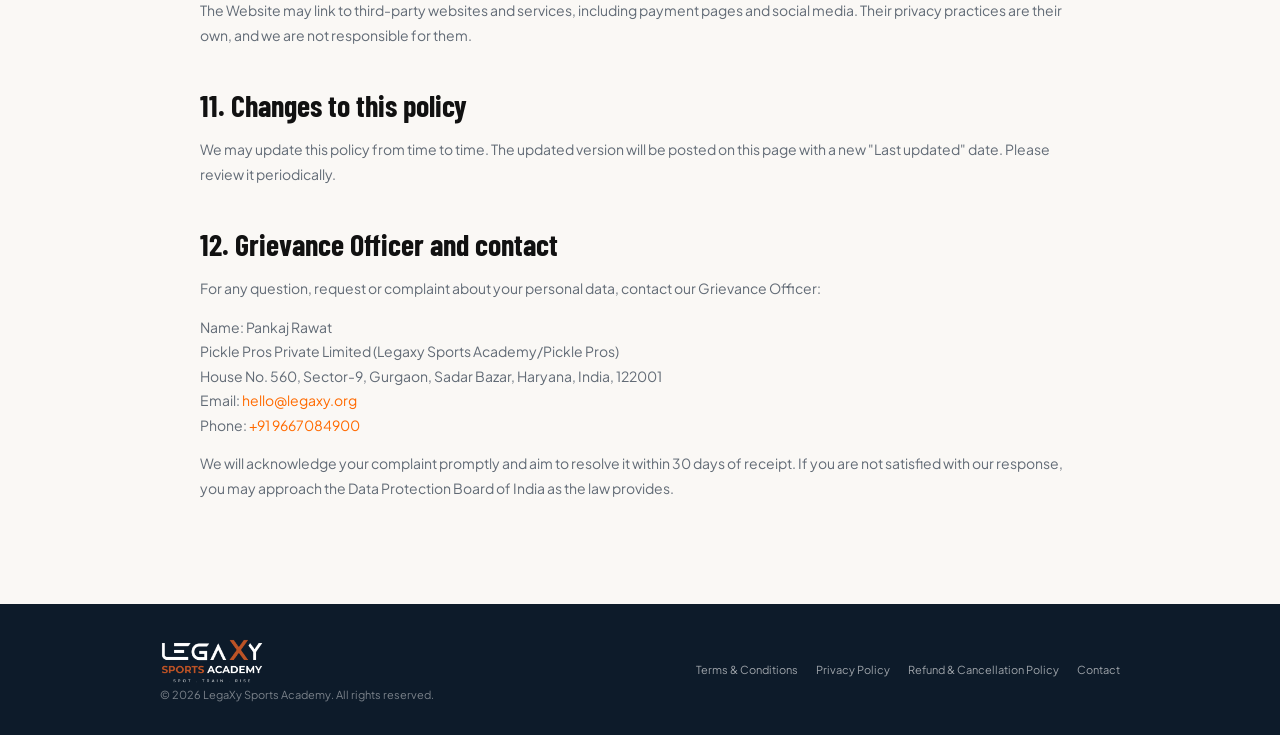
<file: privacy-policy.html>
<!DOCTYPE html>
<html lang="en">
<head>
<meta charset="UTF-8">
<meta name="viewport" content="width=device-width, initial-scale=1.0">
<title>Privacy Policy — LegaXy Sports Academy</title>
<link rel="preconnect" href="https://fonts.googleapis.com">
<link href="https://fonts.googleapis.com/css2?family=Barlow+Condensed:wght@600;700;800;900&family=Plus+Jakarta+Sans:wght@300;400;500;600;700&display=swap" rel="stylesheet">
<style>
:root{--orange:#ff6a00;--navy:#0d1b2a;--cream:#faf8f5;--text:#111;--muted:#626b76;--border:rgba(0,0,0,.08);--fd:'Barlow Condensed',sans-serif;--fb:'Plus Jakarta Sans',sans-serif}
*{box-sizing:border-box}html{scroll-behavior:smooth}body{margin:0;background:var(--cream);color:var(--text);font-family:var(--fb);padding-top:72px}
.navbar{position:fixed;top:0;left:0;right:0;height:72px;background:var(--navy);z-index:1000;border-bottom:1px solid rgba(255,255,255,.06)}
.nav-inner{max-width:1200px;height:100%;margin:auto;padding:0 40px;display:flex;align-items:center;justify-content:space-between}.nav-logo img{height:48px;width:auto;display:block}.nav-links{display:flex;gap:5px;align-items:center}.nav-links a{color:rgba(255,255,255,.72);text-decoration:none;font-size:13px;padding:8px 13px;border-radius:8px;white-space:nowrap}.nav-links a:hover,.nav-links a.active{color:#fff;background:rgba(255,255,255,.08)}.nav-links .cta{background:var(--orange);color:#fff}
.hero{background:linear-gradient(120deg,#ff6a00,#c94a00 30%,#0d1b2a 72%,#08111e);color:#fff;padding:78px 40px 72px}.hero-inner{max-width:960px;margin:auto}.eyebrow{text-transform:uppercase;letter-spacing:2.5px;font-size:11px;font-weight:700;opacity:.75;margin-bottom:12px}.hero h1{font-family:var(--fd);font-size:clamp(40px,7vw,76px);line-height:1;margin:0 0 14px}.hero p{margin:0;color:rgba(255,255,255,.72);font-size:14px}
.content{max-width:960px;margin:0 auto;padding:44px 40px 90px}
.policy-tabs{display:flex;gap:10px;flex-wrap:wrap;margin-bottom:34px}.policy-tabs a{font-size:13px;font-weight:600;padding:9px 16px;border-radius:999px;border:1px solid var(--border);background:#fff;color:var(--text);text-decoration:none}.policy-tabs a:hover{border-color:var(--orange);text-decoration:none}.policy-tabs a.active{background:var(--navy);border-color:var(--navy);color:#fff}
.content h2{font-family:var(--fd);font-size:30px;margin:40px 0 10px}.content p,.content li,.content td{font-size:14px;line-height:1.75;color:var(--muted)}.content ul,.content ol{padding-left:22px}.content li{margin-bottom:4px}.content a{color:var(--orange);text-decoration:none}.content a:hover{text-decoration:underline}
.table-wrap{overflow-x:auto;margin:18px 0 22px;border:1px solid var(--border);border-radius:12px;background:#fff}.content table{width:100%;border-collapse:collapse;min-width:480px}.content th{text-align:left;font-size:12px;letter-spacing:.5px;text-transform:uppercase;color:#fff;background:var(--navy);padding:12px 16px}.content td{padding:12px 16px;border-top:1px solid var(--border);vertical-align:top}.content td:first-child{color:var(--text);font-weight:600}
.footer{background:var(--navy);color:#fff;padding:34px 40px}.footer-inner{max-width:960px;margin:auto;display:flex;justify-content:space-between;gap:30px;align-items:center}.footer img{height:46px}.footer p{font-size:11px;color:rgba(255,255,255,.45);margin:0}.footer-links{display:flex;gap:18px;flex-wrap:wrap}.footer-links a{color:rgba(255,255,255,.6);font-size:11px;text-decoration:none}.footer-links a:hover{color:#fff}
@media(max-width:900px){.nav-links a:not(.cta){display:none}}
@media(max-width:700px){.nav-inner{padding:0 20px}.hero{padding:60px 20px}.content{padding:32px 20px 70px}.footer{padding:28px 20px}.footer-inner{flex-direction:column;align-items:flex-start}}
</style>
</head>
<body>
<nav class="navbar"><div class="nav-inner"><a class="nav-logo" href="index.html"><img decoding="async" src="lsa-logo-white.webp" alt="LegaXy Sports Academy"></a><div class="nav-links"><a href="index.html">Home</a><a href="programs.html">Programs</a><a href="terms-and-conditions.html">Terms &amp; Conditions</a><a href="privacy-policy.html" class="active">Privacy Policy</a><a href="refund-and-cancellation-policy.html">Refund &amp; Cancellation</a><a href="contact.html" class="cta">Partner With Us →</a></div></div></nav>
<header class="hero"><div class="hero-inner"><div class="eyebrow">Legal</div><h1>Privacy Policy</h1><p>Last updated: 17 November 2026</p></div></header>
<main class="content">
<div class="policy-tabs"><a href="terms-and-conditions.html">Terms &amp; Conditions</a><a href="privacy-policy.html" class="active">Privacy Policy</a><a href="refund-and-cancellation-policy.html">Refund &amp; Cancellation Policy</a></div>
<p>This Privacy Policy explains how Pickle Pros Private Limited
("Company", "we", "us", "our"), operating under the brand Legaxy Sports
Academy/Pickle Pros, collects, uses, shares and protects your personal
data when you use <a href="https://legaxysportsacademy.com">https://legaxysportsacademy.com</a> ("Website"), book a
pickleball court, or visit our venue. Registered office: House No. 560,
Sector-9, Gurgaon, Sadar Bazar, Haryana, India, 122001.</p>
<p>We handle personal data in line with the Information Technology Act,
2000, the Information Technology (Reasonable Security Practices and
Procedures and Sensitive Personal Data or Information) Rules, 2011, and
the Digital Personal Data Protection Act, 2023 and its Rules, as they
apply. By using the Website or our services, you agree to this
policy.</p>
<h2>1. Personal data we collect</h2>
<div class="table-wrap"><table>
<thead><tr><th>Category</th><th>What it includes</th><th>When we collect it</th></tr></thead><tbody>
<tr><td>Identity and contact</td><td>Name, mobile number, email address</td><td>When you book a court, create an account, or contact us</td></tr>
<tr><td>Booking details</td><td>Court, date, time slot, number of players, booking history</td><td>When you make or change a booking</td></tr>
<tr><td>Payment details</td><td>Amount, payment mode, transaction ID, payment status</td><td>When you pay online or at the venue</td></tr>
<tr><td>Device and usage</td><td>IP address, browser and device type, pages viewed, cookies</td><td>When you browse the Website</td></tr>
<tr><td>Venue records</td><td>Visitor entry records, CCTV footage, incident or injury reports</td><td>When you visit the venue</td></tr>
<tr><td>Communications</td><td>Emails, messages, call details, feedback</td><td>When you write to or call us</td></tr>
</tbody></table></div>
<p>We do not store your card number, CVV, UPI PIN or net-banking
password. Online payments are processed by our payment gateway partner,
Razorpay, under its own privacy policy.</p>
<h2>2. Why we use your personal data</h2>
<p>We use your personal data to:</p>
<ul>
<li>create and manage your booking and account;</li>
<li>collect payments and process cancellations and refunds;</li>
<li>send booking confirmations, reminders and service messages by
SMS, email or WhatsApp;</li>
<li>answer your questions and resolve complaints;</li>
<li>keep the venue safe and secure, and deal with incidents;</li>
<li>improve the Website and our services;</li>
<li>meet legal, tax and accounting requirements;</li>
<li>send offers and updates, only where you have agreed to receive
them.</li>
</ul>
<h2>3. Consent and withdrawal</h2>
<p>We process your personal data on the basis of your consent, or for
other uses the law permits, such as meeting a legal obligation. You may
withdraw consent at any time by writing to us at the contact details in
clause 12. If you withdraw consent, we may not be able to provide
bookings or other services that need that data. You can opt out of
promotional messages at any time by following the instruction in the
message or by writing to us.</p>
<h2>4. Who we share personal data with</h2>
<p>We do not sell or rent your personal data. We share it only with:</p>
<ul>
<li>payment gateways, banks and payment processors, to complete
payments and refunds;</li>
<li>service providers who work for us, such as booking software,
website hosting, SMS, email and WhatsApp messaging, and accounting
providers, under confidentiality obligations;</li>
<li>government authorities, courts and law enforcement agencies,
where the law requires it;</li>
<li>professional advisers, auditors and insurers, where
needed;</li>
<li>a buyer or successor, if our business is merged, sold or
reorganised.</li>
</ul>
<h2>5. Cookies</h2>
<p>The Website uses cookies and similar technologies to keep the Website
working, remember your preferences and understand how visitors use it.
You can block or delete cookies in your browser settings. Some parts of
the Website may not work properly without them.</p>
<h2>6. How long we keep personal data</h2>
<p>We keep personal data only as long as needed for the purposes in this
policy or as the law requires. Booking and payment records are kept for
the period required under tax and accounting laws. CCTV footage is
normally kept for up to 30 days, unless needed for an investigation or
a legal claim. When data is no longer needed, we delete or anonymise
it.</p>
<h2>7. Security</h2>
<p>We use reasonable technical and organisational safeguards to protect
personal data, including encrypted connections (HTTPS), access controls
and restricted staff access. No method of transmission or storage is
fully secure, so we cannot guarantee absolute security. If a personal
data breach affects you, we will inform you and the authorities as the
law requires.</p>
<h2>8. Your rights</h2>
<p>Subject to applicable law, you may ask us to:</p>
<ul>
<li>confirm what personal data we hold about you and give you a
summary of it;</li>
<li>correct, complete or update your personal data;</li>
<li>erase personal data that we no longer need to keep;</li>
<li>record your withdrawal of consent;</li>
<li>register a nominee who can exercise your rights if you die or
become incapacitated;</li>
<li>resolve a grievance about how we handle your personal
data.</li>
</ul>
<p>To use these rights, or to delete your account, write to the
Grievance Officer in clause 12. We may need to verify your identity
before acting on a request.</p>
<h2>9. Children</h2>
<p>A parent or legal guardian must make bookings for anyone under 18
years of age and give consent for that child's personal data. We do not
knowingly collect personal data directly from children without such
consent. We do not track children's behaviour or target advertising at
them.</p>
<h2>10. Third-party links</h2>
<p>The Website may link to third-party websites and services, including
payment pages and social media. Their privacy practices are their own,
and we are not responsible for them.</p>
<h2>11. Changes to this policy</h2>
<p>We may update this policy from time to time. The updated version will
be posted on this page with a new "Last updated" date. Please review it
periodically.</p>
<h2>12. Grievance Officer and contact</h2>
<p>For any question, request or complaint about your personal data,
contact our Grievance Officer:</p>
<p>Name: Pankaj Rawat<br>
Pickle Pros Private Limited (Legaxy Sports Academy/Pickle Pros)<br>
House No. 560, Sector-9, Gurgaon, Sadar Bazar, Haryana, India,
122001<br>
Email: <a href="mailto:hello@legaxy.org">hello@legaxy.org</a><br>
Phone: <a href="tel:+919667084900">+91 9667084900</a></p>
<p>We will acknowledge your complaint promptly and aim to resolve it
within 30 days of receipt. If you are not satisfied with our response,
you may approach the Data Protection Board of India as the law
provides.</p>
</main>
<footer class="footer"><div class="footer-inner"><div><img decoding="async" src="lsa-logo-white.webp" alt="LegaXy Sports Academy"><p>© 2026 LegaXy Sports Academy. All rights reserved.</p></div><div class="footer-links"><a href="terms-and-conditions.html">Terms &amp; Conditions</a><a href="privacy-policy.html">Privacy Policy</a><a href="refund-and-cancellation-policy.html">Refund &amp; Cancellation Policy</a><a href="contact.html">Contact</a></div></div></footer>
</body></html>
</file>
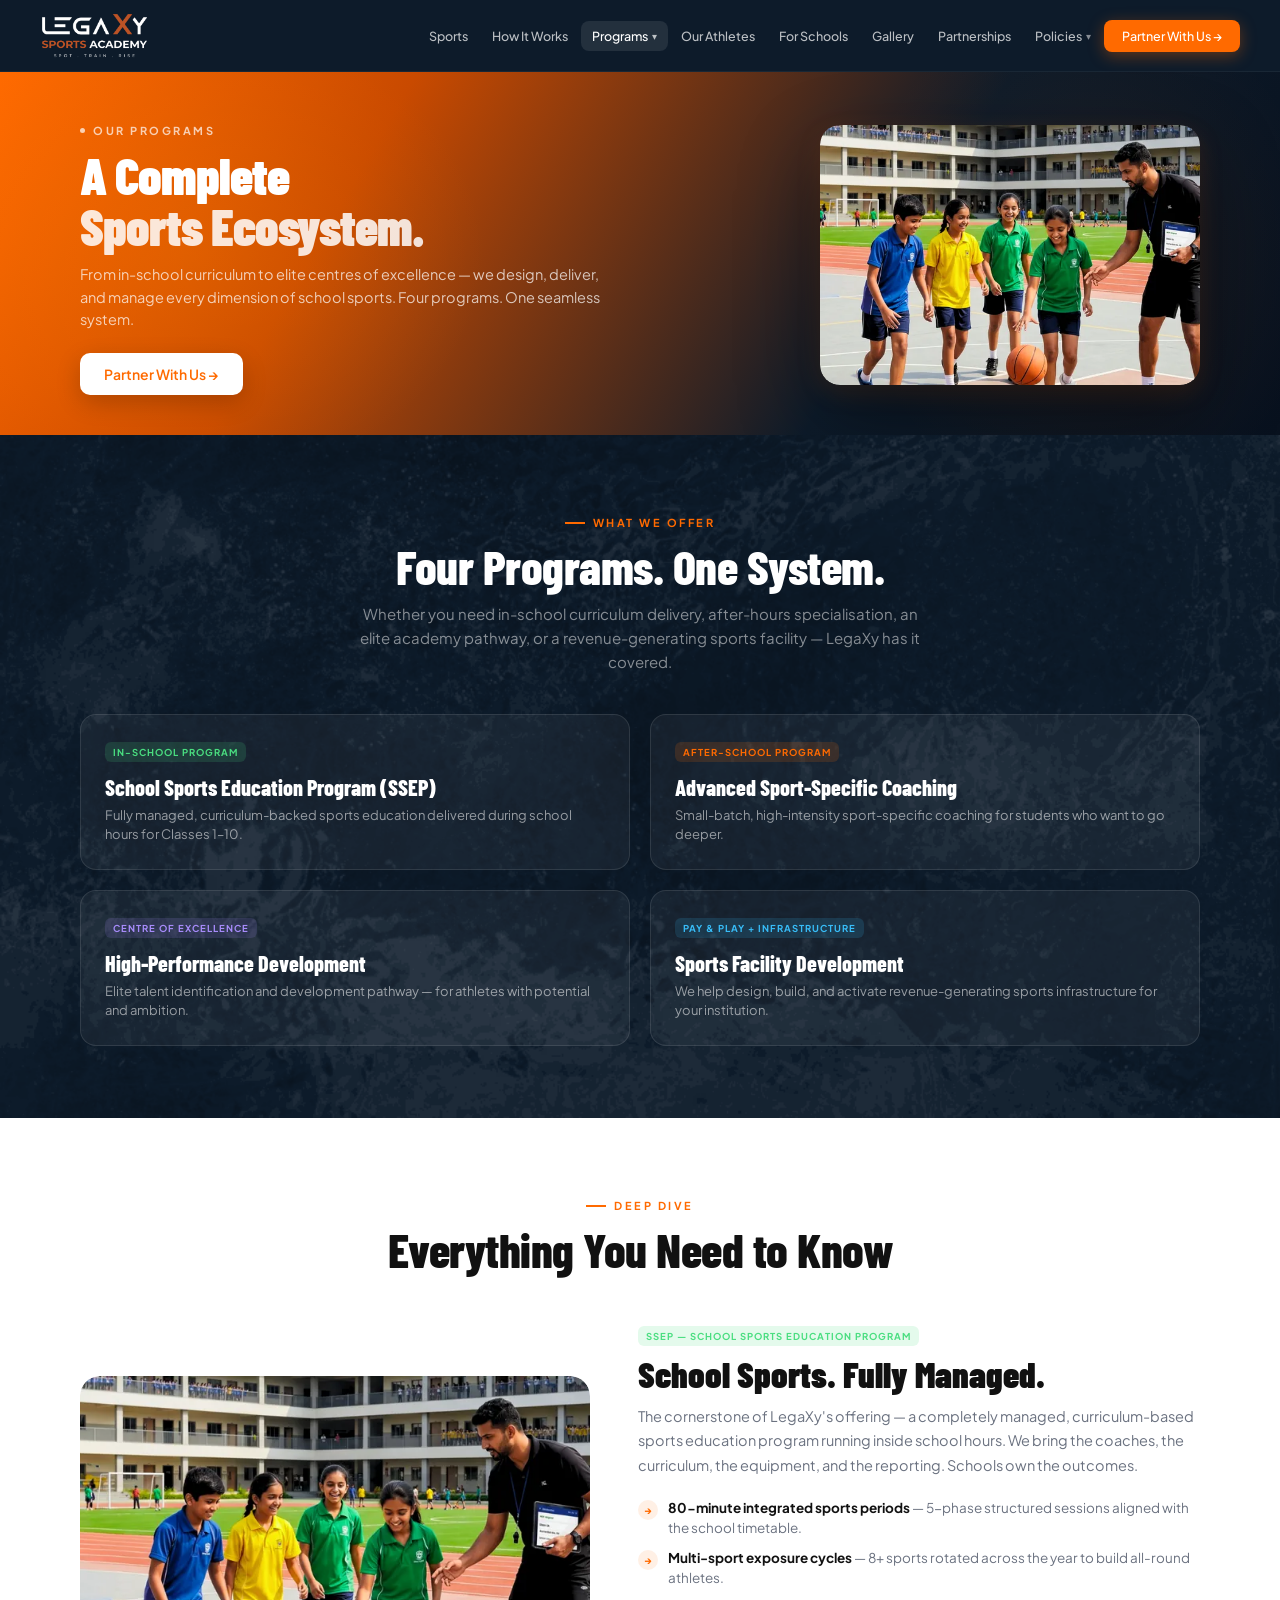
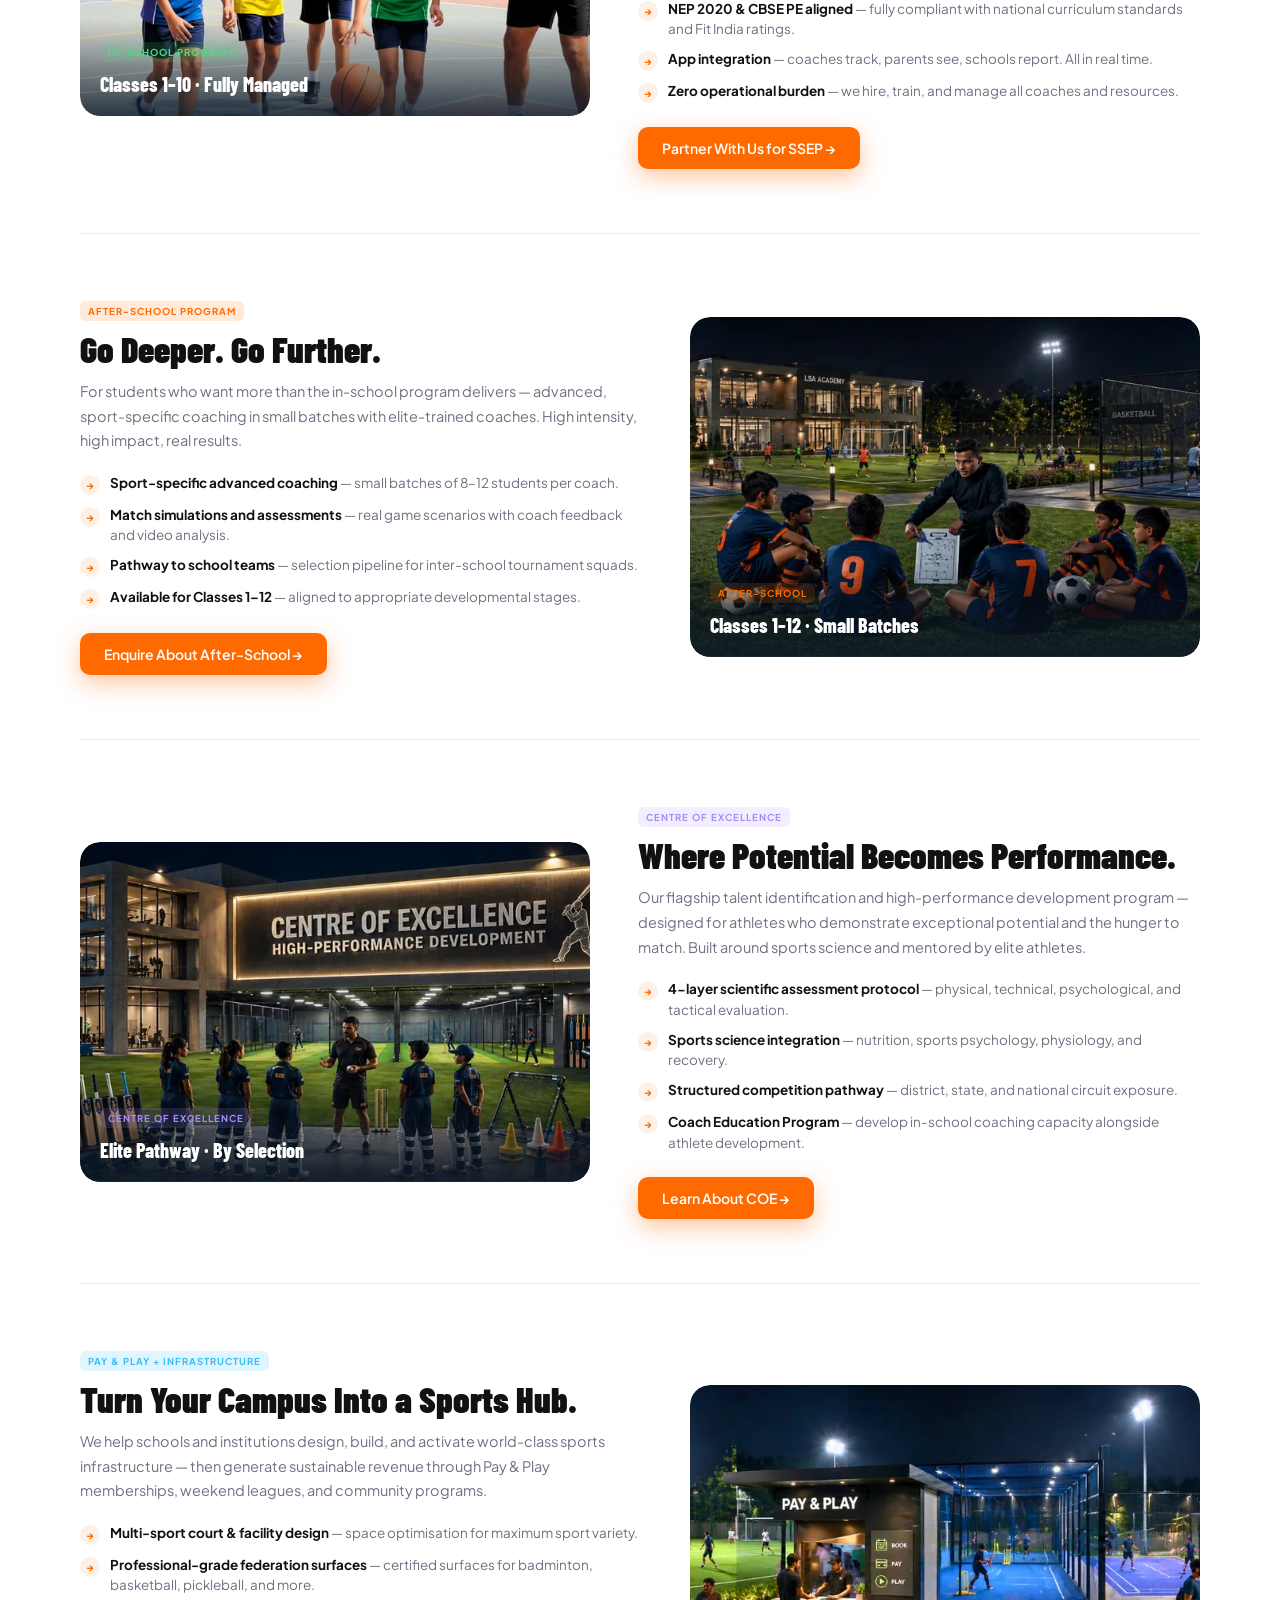
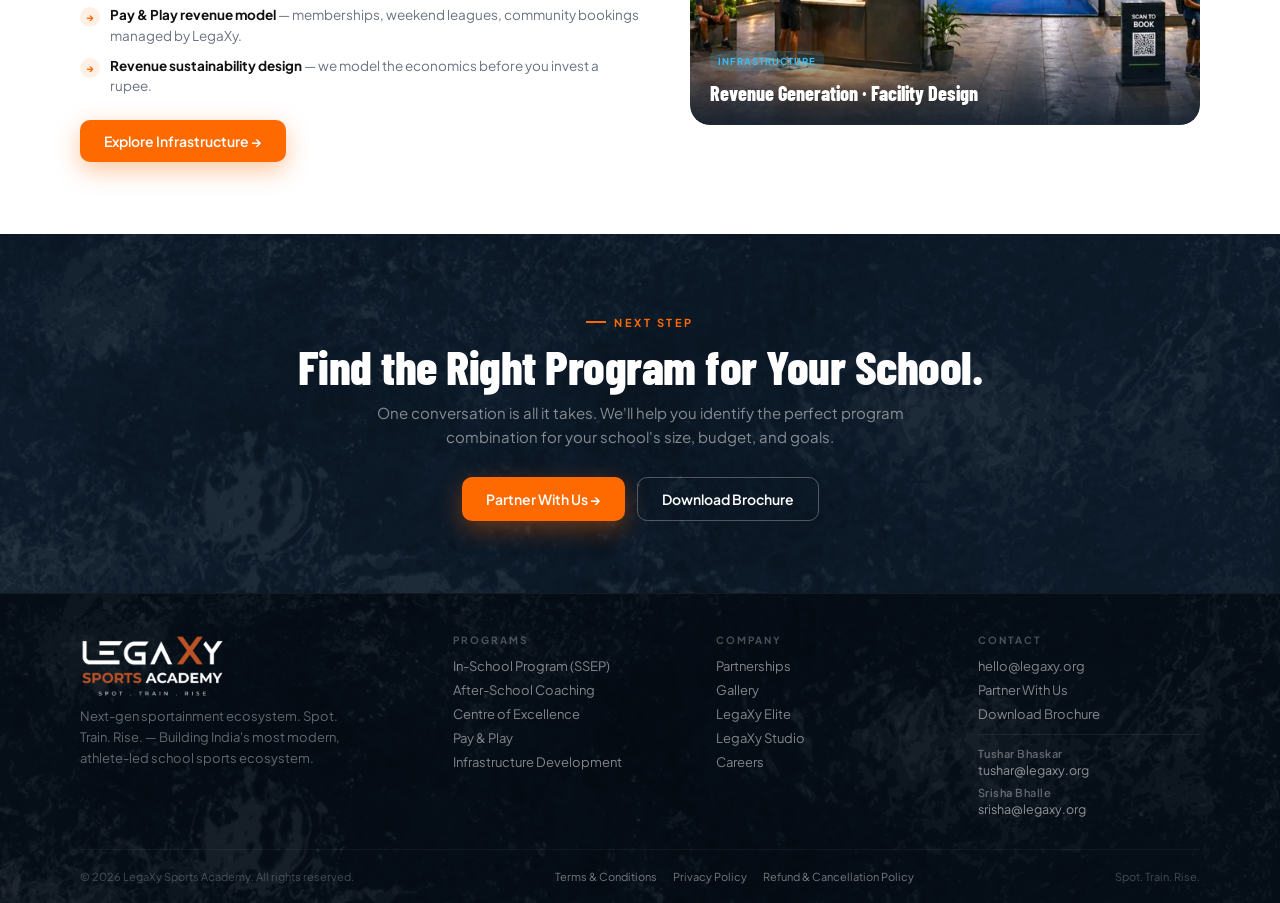
<file: programs.html>
<!DOCTYPE html>
<html lang="en">
<head>
<meta charset="UTF-8">
<meta name="viewport" content="width=device-width, initial-scale=1.0">
<title>Programs — LegaXy Sports Academy</title>
<link rel="preconnect" href="https://fonts.googleapis.com">
<link href="https://fonts.googleapis.com/css2?family=Barlow+Condensed:wght@600;700;800;900&family=Plus+Jakarta+Sans:wght@300;400;500;600;700&display=swap" rel="stylesheet">
<style>
/* ══════════════════════════════════════════════
   LegaXy Sports Academy — Shared Styles
   ══════════════════════════════════════════════ */

@import url('https://fonts.googleapis.com/css2?family=Barlow+Condensed:wght@600;700;800;900&family=Plus+Jakarta+Sans:wght@300;400;500;600;700&display=swap');

:root {
  --orange: #ff6a00;
  --navy: #0d1b2a;
  --cream: #faf8f5;
  --warm: #f2ede7;
  --text: #111;
  --muted: #6b7280;
  --border: rgba(0,0,0,0.07);
  --fd: 'Barlow Condensed', sans-serif;
  --fb: 'Plus Jakarta Sans', sans-serif;
}

*, *::before, *::after { margin: 0; padding: 0; box-sizing: border-box; }

html { scroll-behavior: smooth; scroll-padding-top: 72px; }

body {
  font-family: var(--fb);
  background: var(--cream);
  color: var(--text);
  overflow-x: hidden;
  padding-top: 72px;
}

/* ══════════ SCROLL BAR ══════════ */
#scrollBar { position: fixed; top: 0; left: 0; height: 3px; width: 0%; background: linear-gradient(90deg, var(--orange), #ffb347); z-index: 9999; pointer-events: none; }

/* ══════════ NAVBAR ══════════ */
.navbar { position: fixed; top: 0; left: 0; right: 0; z-index: 1000; height: 72px; padding: 0 40px; display: flex; align-items: center; background: var(--navy); border-bottom: 1px solid rgba(255,255,255,0.05); transition: box-shadow 0.4s; }
.navbar.scrolled { box-shadow: 0 4px 20px rgba(0,0,0,0.4); }
.nav-inner { max-width: 1280px; margin: 0 auto; width: 100%; display: flex; align-items: center; justify-content: space-between; }

/* ── Logo: dominant and premium ── */
.nav-logo { text-decoration: none; display: flex; align-items: center; }
.nav-logo img { height: 48px; width: auto; object-fit: contain; display: block; }

.nav-links { display: flex; align-items: center; gap: 2px; list-style: none; }
.nav-links > li { position: relative; }
.nav-links a { color: rgba(255,255,255,0.72); text-decoration: none; font-size: 12.5px; font-weight: 500; padding: 7px 11px; border-radius: 8px; transition: all 0.2s; white-space: nowrap; display: flex; align-items: center; gap: 4px; }
.nav-links a:hover, .nav-links a.active { color: white; background: rgba(255,255,255,0.09); }
.nav-links .nav-cta { background: var(--orange); color: white !important; padding: 8px 18px !important; box-shadow: 0 4px 16px rgba(255,106,0,0.35); border-radius: 8px; }
.nav-links .nav-cta:hover { background: #ff7d1a; transform: translateY(-1px); }
.menu-toggle { display: none; background: none; border: none; color: white; font-size: 28px; cursor: pointer; padding: 5px; }

/* ══════════ PROGRAMS DROPDOWN ══════════ */
.nav-arrow { font-size: 10px; opacity: 0.7; transition: transform 0.25s; }
.nav-dropdown.open .nav-arrow { transform: rotate(180deg); }

.nav-dropdown-menu {
  position: absolute;
  top: calc(100% + 8px);
  left: 0;
  background: var(--navy);
  border: 1px solid rgba(255,255,255,0.1);
  border-radius: 12px;
  padding: 6px;
  list-style: none;
  min-width: 210px;
  box-shadow: 0 16px 40px rgba(0,0,0,0.4);
  opacity: 0;
  visibility: hidden;
  transform: translateY(-8px);
  transition: opacity 0.22s ease, transform 0.22s ease, visibility 0.22s;
  z-index: 100;
}
.nav-dropdown.open .nav-dropdown-menu {
  opacity: 1;
  visibility: visible;
  transform: translateY(0);
}
.nav-dropdown-menu li a {
  display: block;
  padding: 9px 14px;
  font-size: 13px;
  color: rgba(255,255,255,0.7);
  border-radius: 8px;
  background: none;
  transition: all 0.15s;
}
.nav-dropdown-menu li a:hover {
  color: white;
  background: rgba(255,255,255,0.08);
}

/* ══════════ MOBILE MENU ══════════ */
.mobile-menu { position: fixed; top: 0; right: -100%; width: 100%; height: 100vh; background: rgba(13,27,42,0.98); z-index: 2000; display: flex; flex-direction: column; align-items: center; justify-content: center; transition: right 0.4s cubic-bezier(0.4,0,0.2,1); }
.mobile-menu.open { right: 0; }
.menu-close { position: absolute; top: 20px; right: 24px; background: none; border: none; color: white; font-size: 32px; cursor: pointer; padding: 10px; }
.mobile-nav-links { list-style: none; text-align: center; display: flex; flex-direction: column; gap: 20px; }
.mobile-nav-links a { color: white; font-size: 20px; text-decoration: none; font-family: var(--fd); letter-spacing: 1.5px; text-transform: uppercase; transition: color 0.2s; }
.mobile-nav-links a:hover { color: var(--orange); }
.mobile-nav-links .nav-cta { color: var(--orange); font-weight: 800; margin-top: 10px; display: inline-block; }

/* ══════════ GLASS OVERLAY ══════════ */
.glass-overlay { position: absolute; inset: 0; z-index: 1; pointer-events: none; background-image: url('glass-texture-alpha.webp'); background-size: cover; background-position: center;  }

/* ══════════ SHARED LAYOUT ══════════ */
.container { max-width: 1200px; margin: 0 auto; padding: 0 40px; width: 100%; position: relative; z-index: 2; }
.section-tag { display: inline-flex; align-items: center; gap: 8px; font-size: 11px; font-weight: 700; letter-spacing: 2.5px; text-transform: uppercase; color: var(--orange); margin-bottom: 12px; }
.tag-line { width: 20px; height: 2px; background: var(--orange); display: inline-block; }
.section-h2 { font-family: var(--fd); font-size: clamp(32px,4vw,48px); font-weight: 800; line-height: 1.05; letter-spacing: -0.5px; margin-bottom: 10px; }
.section-sub { font-size: 15px; color: var(--muted); line-height: 1.6; max-width: 560px; }
.reveal { opacity: 0; transform: translateY(20px); transition: opacity 0.7s ease, transform 0.7s ease; }
.reveal.visible { opacity: 1; transform: translateY(0); }
.rd1 { transition-delay: 0.08s; }
.rd2 { transition-delay: 0.16s; }
.rd3 { transition-delay: 0.24s; }
.rd4 { transition-delay: 0.32s; }

/* ══════════ BUTTONS ══════════ */
.btn { display: inline-flex; align-items: center; gap: 8px; padding: 12px 24px; border-radius: 10px; font-size: 14px; font-weight: 600; cursor: pointer; border: none; transition: all 0.25s ease; text-decoration: none; font-family: var(--fb); position: relative; overflow: hidden; }
.btn::after { content: ''; position: absolute; inset: 0; background: linear-gradient(120deg, transparent, rgba(255,255,255,0.2), transparent); transform: translateX(-100%); transition: 0.55s; }
.btn:hover::after { transform: translateX(100%); }
.btn-primary { background: white; color: var(--orange); box-shadow: 0 8px 24px rgba(0,0,0,0.2); }
.btn-primary:hover { transform: translateY(-2px); box-shadow: 0 14px 36px rgba(0,0,0,0.3); }
.btn-orange { background: var(--orange); color: white; box-shadow: 0 8px 24px rgba(255,106,0,0.38); }
.btn-orange:hover { background: #ff7a1a; transform: translateY(-2px); box-shadow: 0 14px 36px rgba(255,106,0,0.48); }
.btn-outline { background: transparent; color: var(--orange); border: 1.5px solid var(--orange); }
.btn-outline:hover { background: rgba(255,106,0,0.07); transform: translateY(-2px); }
.btn-outline-w { background: transparent; color: white; border: 1.5px solid rgba(255,255,255,0.28); }
.btn-outline-w:hover { background: rgba(255,255,255,0.09); transform: translateY(-2px); }
.btn-glass { background: rgba(255,255,255,0.16); color: white; border: 1px solid rgba(255,255,255,0.28); }
.btn-glass:hover { background: rgba(255,255,255,0.2); transform: translateY(-2px); }

/* ══════════ PAGE HERO (sub-pages) ══════════
   Compact: users see content below without scrolling
   ══════════════════════════════════════════════ */
.page-hero {
  background: linear-gradient(120deg, #ff6a00 0%, #c94a00 28%, #0d1b2a 68%, #08111e 100%);
  color: white;
  padding: 44px 0 40px;        /* was 80px / 60px */
  position: relative;
  overflow: hidden;
}
.page-hero::before { content: ''; position: absolute; inset: 0; z-index: 0; pointer-events: none; background-image: url("data:image/svg+xml,%3Csvg xmlns='http://www.w3.org/2000/svg' width='300' height='300'%3E%3Cfilter id='n'%3E%3CfeTurbulence type='fractalNoise' baseFrequency='0.9' numOctaves='4' stitchTiles='stitch'/%3E%3C/filter%3E%3Crect width='300' height='300' filter='url(%23n)' opacity='1'/%3E%3C/svg%3E"); opacity: 0.055; mix-blend-mode: overlay; }
.page-hero-orb { position: absolute; top: -20%; left: -10%; width: 50%; height: 140%; background: radial-gradient(ellipse, rgba(255,140,0,0.2) 0%, transparent 65%); z-index: 0; pointer-events: none; }
.page-hero-orb2 { position: absolute; top: -30%; right: -5%; width: 40%; height: 160%; background: radial-gradient(ellipse, rgba(255,106,0,0.08) 0%, transparent 65%); z-index: 0; pointer-events: none; }

/* ── Hero inner layout: left text + right image ── */
.page-hero .container { position: relative; z-index: 2; display: flex; align-items: center; gap: 40px; }
.page-hero-content { flex: 1; min-width: 0; }
.page-hero-visual { flex: 0 0 380px; display: flex; justify-content: flex-end; }

/* ── Hero image placeholder ── */
.page-hero-img {
  width: 100%;
  max-width: 380px;
  height: 260px;
  border-radius: 20px;
  overflow: hidden;
  position: relative;
  box-shadow: 0 32px 80px rgba(0,0,0,0.4), 0 8px 24px rgba(255,106,0,0.15);
}
.page-hero-img img {
  width: 100%;
  height: 100%;
  object-fit: cover;
  display: block;
  border-radius: 20px;
  /* Replace src attribute to swap image */
}
.page-hero-img-placeholder {
  width: 100%;
  height: 100%;
  background: linear-gradient(135deg, rgba(255,106,0,0.25) 0%, rgba(13,27,42,0.6) 100%);
  display: flex;
  flex-direction: column;
  align-items: center;
  justify-content: center;
  gap: 10px;
  border-radius: 20px;
  border: 1px solid rgba(255,255,255,0.12);
}
.page-hero-img-placeholder .ph-icon { font-size: 48px; opacity: 0.7; }
.page-hero-img-placeholder .ph-label { font-size: 12px; font-weight: 600; letter-spacing: 1.5px; text-transform: uppercase; color: rgba(255,255,255,0.5); }
/* Shimmer border on image */
.page-hero-img::before {
  content: '';
  position: absolute;
  inset: -1px;
  border-radius: 21px;
  z-index: 2;
  pointer-events: none;
  background: linear-gradient(140deg, rgba(255,255,255,0.22) 0%, rgba(255,106,0,0.12) 50%, rgba(255,255,255,0.04) 100%);
  -webkit-mask: linear-gradient(#fff 0 0) content-box, linear-gradient(#fff 0 0);
  -webkit-mask-composite: xor;
  mask-composite: exclude;
  padding: 1px;
}

/* ── Breadcrumb: HIDDEN everywhere ── */
.page-hero-breadcrumb { display: none !important; }

.page-hero-eyebrow { display: inline-flex; align-items: center; gap: 8px; font-size: 11px; font-weight: 700; letter-spacing: 2.5px; text-transform: uppercase; color: rgba(255,255,255,0.7); margin-bottom: 12px; }
.page-hero-eyebrow .dot { width: 5px; height: 5px; border-radius: 50%; background: rgba(255,255,255,0.7); }

/* Smaller h1 than before (was clamp 40–72px) */
.page-hero h1 { font-family: var(--fd); font-size: clamp(34px,4vw,58px); font-weight: 900; line-height: 1.0; letter-spacing: -1px; margin-bottom: 12px; }
.page-hero h1 em { color: rgba(255,255,255,0.85); font-style: normal; }
.page-hero-sub { font-size: 14.5px; color: rgba(255,255,255,0.72); line-height: 1.55; max-width: 520px; margin-bottom: 22px; }

/* ══════════ PAGE SECTIONS ══════════ */
.page-section { padding: 72px 0; }
.page-section.alt { background: white; }
.page-section.navy { background: var(--navy); position: relative; overflow: hidden; }
.page-section.warm { background: var(--warm); }

/* ══════════ PROG BADGES ══════════ */
.prog-badge { display: inline-block; font-size: 9.5px; font-weight: 700; letter-spacing: 1px; text-transform: uppercase; padding: 4px 8px; border-radius: 6px; margin-bottom: 10px; }
.inschool-badge { background: rgba(74,222,128,0.15); color: #4ade80; }
.afterschool-badge { background: rgba(255,106,0,0.15); color: var(--orange); }
.coe-badge { background: rgba(167,139,250,0.15); color: #a78bfa; }
.infra-badge { background: rgba(56,189,248,0.15); color: #38bdf8; }

/* ══════════ FOOTER ══════════ */
.footer { background: #060e18; padding: 40px 0 20px; border-top: 1px solid rgba(255,255,255,0.05); position: relative; overflow: hidden; }
.footer-inner { display: grid; grid-template-columns: 1.5fr 1fr 1fr 1fr; gap: 40px; margin-bottom: 32px; }
.footer-brand .footer-logo { height: 64px; width: auto; object-fit: contain; display: block; margin-bottom: 8px; }
.footer-brand p { font-size: 13px; color: rgba(255,255,255,0.38); line-height: 1.6; max-width: 260px; }
.footer-col h5 { font-size: 10px; font-weight: 700; letter-spacing: 2px; text-transform: uppercase; color: rgba(255,255,255,0.28); margin-bottom: 12px; }
.footer-col a { display: block; color: rgba(255,255,255,0.5); text-decoration: none; font-size: 13px; margin-bottom: 8px; transition: color 0.2s; }
.footer-col a:hover { color: white; }
.footer-contacts { margin-top: 12px; padding-top: 12px; border-top: 1px solid rgba(255,255,255,0.07); display: flex; flex-direction: column; gap: 8px; }
.footer-contact-row { display: flex; flex-direction: column; gap: 2px; }
.footer-contact-name { font-size: 11px; color: rgba(255,255,255,0.35); font-weight: 600; letter-spacing: 0.5px; }
.footer-contact-row a { font-size: 12.5px; color: rgba(255,255,255,0.55); margin-bottom: 0; }
.footer-bottom { border-top: 1px solid rgba(255,255,255,0.05); padding-top: 20px; display: flex; justify-content: space-between; align-items: center; }
.footer-bottom p { font-size: 11px; color: rgba(255,255,255,0.25); }

/* ══════════ ANIMATIONS ══════════ */
@keyframes fadeSlide { from { opacity: 0; transform: translateY(12px); } to { opacity: 1; transform: translateY(0); } }
@keyframes hb1 { 0%,100%{transform:translateY(0)} 50%{transform:translateY(-10px)} }
@keyframes hb2 { 0%,100%{transform:translateY(0)} 50%{transform:translateY(10px)} }

/* ══════════ RESPONSIVE ══════════ */
@media (max-width: 1100px) {
  .page-hero-visual { flex: 0 0 280px; }
  .page-hero-img { max-width: 280px; height: 200px; }
}
@media (max-width: 1024px) {
  .footer-inner { grid-template-columns: 1fr 1fr; }
}
@media (max-width: 860px) {
  .page-hero .container { flex-direction: column; gap: 20px; }
  .page-hero-visual { flex: none; width: 100%; }
  .page-hero-img { max-width: 100%; height: 180px; }
}
@media (max-width: 768px) {
  html { scroll-padding-top: 60px; }
  body { padding-top: 68px; }
  .navbar { height: 68px; padding: 0 16px; }
  .nav-logo img { height: 48px; }
  .nav-links { display: none; }
  .menu-toggle { display: block; }
  .container { padding: 0 16px; }
  .page-hero { padding: 32px 0 28px; }
  .page-hero h1 { font-size: 32px; }
  .page-hero-sub { font-size: 13.5px; }
  .page-section { padding: 48px 0; }
  .footer { padding: 30px 0 20px; }
  .footer-inner { grid-template-columns: 1fr; gap: 24px; text-align: center; }
  .footer-brand .footer-logo { margin: 0 auto 8px; }
  .footer-brand p { margin: 0 auto; }
  .footer-bottom { flex-direction: column; gap: 8px; text-align: center; }
  .footer-contacts { align-items: center; }
}

.page-hero::before{display:none;}
</style>
<style>
/* ══ PROGRAM CARDS ══ */
.programs-layout { display: flex; flex-direction: column; gap: 56px; margin-top: 48px; }
.prog-block { display: grid; grid-template-columns: 1fr 1.1fr; gap: 48px; align-items: center; }
.prog-block.reverse { direction: rtl; }
.prog-block.reverse > * { direction: ltr; }
.prog-block-img { position: relative; border-radius: 20px; overflow: hidden; }
.prog-block-img img { width: 100%; height: 340px; object-fit: cover; display: block; border-radius: 20px; transition: transform 0.5s ease; }
.prog-block-img:hover img { transform: scale(1.04); }
.prog-block-img-overlay { position: absolute; bottom: 0; left: 0; right: 0; padding: 20px; background: linear-gradient(to top, rgba(13,27,42,0.85) 0%, transparent 100%); border-radius: 0 0 20px 20px; }
.prog-block-content h3 { font-family: var(--fd); font-size: 36px; font-weight: 900; line-height: 1.0; margin-bottom: 12px; }
.prog-block-content p { font-size: 14.5px; color: var(--muted); line-height: 1.7; margin-bottom: 20px; }
.prog-features { display: flex; flex-direction: column; gap: 10px; margin-bottom: 24px; }
.prog-feature { display: flex; align-items: flex-start; gap: 10px; }
.feat-bullet { width: 20px; height: 20px; background: rgba(255,106,0,0.1); border-radius: 50%; display: flex; align-items: center; justify-content: center; font-size: 10px; flex-shrink: 0; margin-top: 2px; color: var(--orange); font-weight: 800; }
.prog-feature p { font-size: 13.5px; color: var(--muted); line-height: 1.5; margin: 0; }
.prog-feature strong { color: var(--text); }

/* ══ PROGRAMS OVERVIEW CARDS ══ */
.overview-grid { display: grid; grid-template-columns: repeat(2, 1fr); gap: 20px; margin-top: 40px; }
.overview-card { background: rgba(255,255,255,0.05); border: 1px solid rgba(255,255,255,0.1); border-radius: 16px; padding: 24px; transition: all 0.3s; cursor: pointer; }
.overview-card:hover { background: rgba(255,255,255,0.09); border-color: rgba(255,106,0,0.3); transform: translateY(-4px); }
.overview-card .prog-badge { margin-bottom: 12px; }
.overview-card h4 { font-family: var(--fd); font-size: 22px; font-weight: 800; color: white; margin-bottom: 6px; }
.overview-card p { font-size: 13px; color: rgba(255,255,255,0.55); line-height: 1.5; }

/* ══ SEPARATOR ══ */
.section-divider { height: 1px; background: var(--border); margin: 8px 0; }

/* ══ ANCHOR OFFSET (fixed navbar compensation) ══ */
#ssep, #afterschool, #coe, #infra { scroll-margin-top: 88px; }

@media (max-width: 1024px) {
  .prog-block, .prog-block.reverse { grid-template-columns: 1fr; direction: ltr; }
  .overview-grid { grid-template-columns: 1fr; }
}
@media (max-width: 768px) {
  .prog-block-img img { height: 220px; }
  .prog-block-content h3 { font-size: 28px; }
}
</style>
</head>
<body>

<section class="page-hero">
  <div class="page-hero-orb"></div>
  <div class="page-hero-orb2"></div>
  <div class="container">
    <div class="page-hero-content">
    <div class="page-hero-eyebrow"><span class="dot"></span> Our Programs</div>
    <h1>A Complete<br><em>Sports Ecosystem.</em></h1>
    <p class="page-hero-sub">From in-school curriculum to elite centres of excellence — we design, deliver, and manage every dimension of school sports. Four programs. One seamless system.</p>
    <a href="contact.html" class="btn btn-primary">Partner With Us →</a>
    </div>
    <div class="page-hero-visual">
      <div class="page-hero-img">
        <img decoding="async" src="inschool.webp" alt="LegaXy Programs" onerror="this.parentElement.innerHTML='&lt;div class=&quot;page-hero-img-placeholder&quot;&gt;&lt;span class=&quot;ph-icon&quot;&gt;🎓&lt;/span&gt;&lt;span class=&quot;ph-label&quot;&gt;Programs&lt;/span&gt;&lt;/div&gt;'">
      </div>
    </div>
  </div>
</section>

<!-- PROGRAM OVERVIEW -->
<section class="page-section" style="background:var(--navy);position:relative;overflow:hidden;">
  <div class="glass-overlay"></div>
  <div class="container">
    <div class="reveal" style="text-align:center;margin-bottom:8px;">
      <div class="section-tag" style="justify-content:center;"><span class="tag-line"></span> What We Offer</div>
      <h2 class="section-h2" style="color:white;">Four Programs. One System.</h2>
      <p class="section-sub" style="color:rgba(255,255,255,0.5);margin:0 auto;">Whether you need in-school curriculum delivery, after-hours specialisation, an elite academy pathway, or a revenue-generating sports facility — LegaXy has it covered.</p>
    </div>
    <div class="overview-grid">
      <div class="overview-card reveal rd1">
        <span class="prog-badge inschool-badge">In-School Program</span>
        <h4>School Sports Education Program (SSEP)</h4>
        <p>Fully managed, curriculum-backed sports education delivered during school hours for Classes 1–10.</p>
      </div>
      <div class="overview-card reveal rd2">
        <span class="prog-badge afterschool-badge">After-School Program</span>
        <h4>Advanced Sport-Specific Coaching</h4>
        <p>Small-batch, high-intensity sport-specific coaching for students who want to go deeper.</p>
      </div>
      <div class="overview-card reveal rd3">
        <span class="prog-badge coe-badge">Centre of Excellence</span>
        <h4>High-Performance Development</h4>
        <p>Elite talent identification and development pathway — for athletes with potential and ambition.</p>
      </div>
      <div class="overview-card reveal rd4">
        <span class="prog-badge infra-badge">Pay & Play + Infrastructure</span>
        <h4>Sports Facility Development</h4>
        <p>We help design, build, and activate revenue-generating sports infrastructure for your institution.</p>
      </div>
    </div>
  </div>
</section>

<!-- DETAILED PROGRAMS -->
<section class="page-section alt">
  <div class="container">
    <div class="reveal" style="text-align:center;">
      <div class="section-tag" style="justify-content:center;"><span class="tag-line"></span> Deep Dive</div>
      <h2 class="section-h2">Everything You Need to Know</h2>
    </div>

    <div class="programs-layout">

      <!-- SSEP -->
      <div id="ssep" class="prog-block reveal">
        <div class="prog-block-img">
          <img loading="lazy" decoding="async" src="inschool.webp" alt="In-School Program">
          <div class="prog-block-img-overlay">
            <span class="prog-badge inschool-badge">In-School Program</span>
            <div style="font-family:var(--fd);font-size:20px;font-weight:800;color:white;">Classes 1–10 · Fully Managed</div>
          </div>
        </div>
        <div class="prog-block-content">
          <span class="prog-badge inschool-badge">SSEP — School Sports Education Program</span>
          <h3>School Sports. Fully Managed.</h3>
          <p>The cornerstone of LegaXy's offering — a completely managed, curriculum-based sports education program running inside school hours. We bring the coaches, the curriculum, the equipment, and the reporting. Schools own the outcomes.</p>
          <div class="prog-features">
            <div class="prog-feature"><div class="feat-bullet">→</div><p><strong>80-minute integrated sports periods</strong> — 5-phase structured sessions aligned with the school timetable.</p></div>
            <div class="prog-feature"><div class="feat-bullet">→</div><p><strong>Multi-sport exposure cycles</strong> — 8+ sports rotated across the year to build all-round athletes.</p></div>
            <div class="prog-feature"><div class="feat-bullet">→</div><p><strong>NEP 2020 & CBSE PE aligned</strong> — fully compliant with national curriculum standards and Fit India ratings.</p></div>
            <div class="prog-feature"><div class="feat-bullet">→</div><p><strong>App integration</strong> — coaches track, parents see, schools report. All in real time.</p></div>
            <div class="prog-feature"><div class="feat-bullet">→</div><p><strong>Zero operational burden</strong> — we hire, train, and manage all coaches and resources.</p></div>
          </div>
          <a href="contact.html" class="btn btn-orange">Partner With Us for SSEP →</a>
        </div>
      </div>

      <div class="section-divider"></div>

      <!-- AFTER-SCHOOL -->
      <div id="afterschool" class="prog-block reverse reveal">
        <div class="prog-block-img">
          <img loading="lazy" decoding="async" src="afterschool.webp" alt="After-School Program">
          <div class="prog-block-img-overlay">
            <span class="prog-badge afterschool-badge">After-School</span>
            <div style="font-family:var(--fd);font-size:20px;font-weight:800;color:white;">Classes 1–12 · Small Batches</div>
          </div>
        </div>
        <div class="prog-block-content">
          <span class="prog-badge afterschool-badge">After-School Program</span>
          <h3>Go Deeper. Go Further.</h3>
          <p>For students who want more than the in-school program delivers — advanced, sport-specific coaching in small batches with elite-trained coaches. High intensity, high impact, real results.</p>
          <div class="prog-features">
            <div class="prog-feature"><div class="feat-bullet">→</div><p><strong>Sport-specific advanced coaching</strong> — small batches of 8–12 students per coach.</p></div>
            <div class="prog-feature"><div class="feat-bullet">→</div><p><strong>Match simulations and assessments</strong> — real game scenarios with coach feedback and video analysis.</p></div>
            <div class="prog-feature"><div class="feat-bullet">→</div><p><strong>Pathway to school teams</strong> — selection pipeline for inter-school tournament squads.</p></div>
            <div class="prog-feature"><div class="feat-bullet">→</div><p><strong>Available for Classes 1–12</strong> — aligned to appropriate developmental stages.</p></div>
          </div>
          <a href="contact.html" class="btn btn-orange">Enquire About After-School →</a>
        </div>
      </div>

      <div class="section-divider"></div>

      <!-- COE -->
      <div id="coe" class="prog-block reveal">
        <div class="prog-block-img">
          <img loading="lazy" decoding="async" src="coe.webp" alt="Centre of Excellence">
          <div class="prog-block-img-overlay">
            <span class="prog-badge coe-badge">Centre of Excellence</span>
            <div style="font-family:var(--fd);font-size:20px;font-weight:800;color:white;">Elite Pathway · By Selection</div>
          </div>
        </div>
        <div class="prog-block-content">
          <span class="prog-badge coe-badge">Centre of Excellence</span>
          <h3>Where Potential Becomes Performance.</h3>
          <p>Our flagship talent identification and high-performance development program — designed for athletes who demonstrate exceptional potential and the hunger to match. Built around sports science and mentored by elite athletes.</p>
          <div class="prog-features">
            <div class="prog-feature"><div class="feat-bullet">→</div><p><strong>4-layer scientific assessment protocol</strong> — physical, technical, psychological, and tactical evaluation.</p></div>
            <div class="prog-feature"><div class="feat-bullet">→</div><p><strong>Sports science integration</strong> — nutrition, sports psychology, physiology, and recovery.</p></div>
            <div class="prog-feature"><div class="feat-bullet">→</div><p><strong>Structured competition pathway</strong> — district, state, and national circuit exposure.</p></div>
            <div class="prog-feature"><div class="feat-bullet">→</div><p><strong>Coach Education Program</strong> — develop in-school coaching capacity alongside athlete development.</p></div>
          </div>
          <a href="contact.html" class="btn btn-orange">Learn About COE →</a>
        </div>
      </div>

      <div class="section-divider"></div>

      <!-- PAY & PLAY -->
      <div id="infra" class="prog-block reverse reveal">
        <div class="prog-block-img">
          <img loading="lazy" decoding="async" src="paynplay.webp" alt="Pay & Play Infrastructure">
          <div class="prog-block-img-overlay">
            <span class="prog-badge infra-badge">Infrastructure</span>
            <div style="font-family:var(--fd);font-size:20px;font-weight:800;color:white;">Revenue Generation · Facility Design</div>
          </div>
        </div>
        <div class="prog-block-content">
          <span class="prog-badge infra-badge">Pay & Play + Infrastructure</span>
          <h3>Turn Your Campus Into a Sports Hub.</h3>
          <p>We help schools and institutions design, build, and activate world-class sports infrastructure — then generate sustainable revenue through Pay & Play memberships, weekend leagues, and community programs.</p>
          <div class="prog-features">
            <div class="prog-feature"><div class="feat-bullet">→</div><p><strong>Multi-sport court & facility design</strong> — space optimisation for maximum sport variety.</p></div>
            <div class="prog-feature"><div class="feat-bullet">→</div><p><strong>Professional-grade federation surfaces</strong> — certified surfaces for badminton, basketball, pickleball, and more.</p></div>
            <div class="prog-feature"><div class="feat-bullet">→</div><p><strong>Pay & Play revenue model</strong> — memberships, weekend leagues, community bookings managed by LegaXy.</p></div>
            <div class="prog-feature"><div class="feat-bullet">→</div><p><strong>Revenue sustainability design</strong> — we model the economics before you invest a rupee.</p></div>
          </div>
          <a href="contact.html" class="btn btn-orange">Explore Infrastructure →</a>
        </div>
      </div>

    </div>
  </div>
</section>

<!-- CTA -->
<section class="page-section" style="background:var(--navy);text-align:center;position:relative;overflow:hidden;">
  <div class="glass-overlay"></div>
  <div class="container" style="position:relative;z-index:2;">
    <div class="reveal">
      <div class="section-tag" style="justify-content:center;"><span class="tag-line"></span> Next Step</div>
      <h2 class="section-h2" style="color:white;">Find the Right Program for Your School.</h2>
      <p class="section-sub" style="color:rgba(255,255,255,0.5);margin:0 auto 28px;">One conversation is all it takes. We'll help you identify the perfect program combination for your school's size, budget, and goals.</p>
      <div style="display:flex;gap:12px;justify-content:center;flex-wrap:wrap;">
        <a href="contact.html" class="btn btn-orange">Partner With Us →</a>
        <a href="Deck_LSA.pdf" download class="btn btn-outline-w">Download Brochure</a>
      </div>
    </div>
  </div>
</section>

<script>
/* ══════════════════════════════════════════════
   LegaXy Sports Academy — Shared Components
   ══════════════════════════════════════════════ */

(function() {

  const path = window.location.pathname.split('/').pop() || 'index.html';

  const NAV_MAP = {
    'sports.html':       0,
    'how-it-works.html': 1,
    'programs.html':     2,
    'athletes.html':     3,
    'schools.html':      4,
    'gallery.html':      5,
    'partnerships.html': 6,
    'contact.html':      -1,
    'demo.html':         -1
  };

  const navHTML = `
<div id="scrollBar"></div>
<nav class="navbar" id="navbar">
  <div class="nav-inner">
    <a href="index.html" class="nav-logo">
      <img decoding="async" src="lsa-logo-white.webp" alt="LegaXy Sports Academy" id="navLogo">
    </a>
    <button class="menu-toggle" id="menuToggle">☰</button>
    <ul class="nav-links">
      <li><a href="sports.html">Sports</a></li>
      <li><a href="how-it-works.html">How It Works</a></li>
      <li class="nav-dropdown">
        <a href="programs.html" class="nav-dropdown-trigger">Programs <span class="nav-arrow">▾</span></a>
        <ul class="nav-dropdown-menu">
          <li><a href="programs.html#ssep">In-School Programs</a></li>
          <li><a href="programs.html#afterschool">After-School Programs</a></li>
          <li><a href="programs.html#coe">Centers of Excellence</a></li>
          <li><a href="programs.html#infra">Infrastructure & Consulting</a></li>
        </ul>
      </li>
      <li><a href="athletes.html">Our Athletes</a></li>
      <li><a href="schools.html">For Schools</a></li>
      <li><a href="gallery.html">Gallery</a></li>
      <li><a href="partnerships.html">Partnerships</a></li>
      <li class="nav-dropdown">
        <a href="terms-and-conditions.html" class="nav-dropdown-trigger">Policies <span class="nav-arrow">▾</span></a>
        <ul class="nav-dropdown-menu" style="left:auto;right:0;">
          <li><a href="terms-and-conditions.html">Terms &amp; Conditions</a></li>
          <li><a href="privacy-policy.html">Privacy Policy</a></li>
          <li><a href="refund-and-cancellation-policy.html">Refund &amp; Cancellation Policy</a></li>
        </ul>
      </li>
      <li><a href="contact.html" class="nav-cta">Partner With Us →</a></li>
    </ul>
  </div>
</nav>
<div class="mobile-menu" id="mobileMenu">
  <button class="menu-close" id="menuClose">✕</button>
  <ul class="mobile-nav-links">
    <li><a href="sports.html">Sports</a></li>
    <li><a href="how-it-works.html">How It Works</a></li>
    <li><a href="programs.html">Programs</a></li>
    <li><a href="athletes.html">Our Athletes</a></li>
    <li><a href="schools.html">For Schools</a></li>
    <li><a href="gallery.html">Gallery</a></li>
    <li><a href="partnerships.html">Partnerships</a></li>
    <li><a href="terms-and-conditions.html" style="font-size:14px;letter-spacing:1px;opacity:0.75;">Terms &amp; Conditions</a></li>
    <li><a href="privacy-policy.html" style="font-size:14px;letter-spacing:1px;opacity:0.75;">Privacy Policy</a></li>
    <li><a href="refund-and-cancellation-policy.html" style="font-size:14px;letter-spacing:1px;opacity:0.75;">Refund &amp; Cancellation Policy</a></li>
    <li><a href="contact.html" class="nav-cta">Partner With Us →</a></li>
  </ul>
</div>`;

  const footerHTML = `
<footer class="footer">
  <div class="glass-overlay"></div>
  <div class="container">
    <div class="footer-inner">
      <div class="footer-brand">
        <img decoding="async" src="lsa-logo-white.webp" alt="LegaXy Sports Academy" class="footer-logo">
        <p>Next-gen sportainment ecosystem. Spot. Train. Rise. — Building India's most modern, athlete-led school sports ecosystem.</p>
      </div>
      <div class="footer-col">
        <h5>Programs</h5>
        <a href="programs.html">In-School Program (SSEP)</a>
        <a href="programs.html">After-School Coaching</a>
        <a href="programs.html">Centre of Excellence</a>
        <a href="programs.html">Pay &amp; Play</a>
        <a href="programs.html">Infrastructure Development</a>
      </div>
      <div class="footer-col">
        <h5>Company</h5>
        <a href="partnerships.html">Partnerships</a>
        <a href="gallery.html">Gallery</a>
        <a href="#">LegaXy Elite</a>
        <a href="#">LegaXy Studio</a>
        <a href="#">Careers</a>
      </div>
      <div class="footer-col">
        <h5>Contact</h5>
        <a href="mailto:hello@legaxy.org">hello@legaxy.org</a>
        <a href="contact.html">Partner With Us</a>
        <a href="Deck_LSA.pdf" download>Download Brochure</a>
        <div class="footer-contacts">
          <div class="footer-contact-row">
            <span class="footer-contact-name">Tushar Bhaskar</span>
            <a href="mailto:tushar@legaxy.org">tushar@legaxy.org</a>
          </div>
          <div class="footer-contact-row">
            <span class="footer-contact-name">Srisha Bhalle</span>
            <a href="mailto:srisha@legaxy.org">srisha@legaxy.org</a>
          </div>
        </div>
      </div>
    </div>
    <div class="footer-bottom">
      <p>&copy; 2026 LegaXy Sports Academy. All rights reserved.</p>
<div style="display:flex;gap:16px;flex-wrap:wrap;justify-content:center;">
<a href="terms-and-conditions.html" style="color:rgba(255,255,255,0.45);text-decoration:none;font-size:11px;">Terms &amp; Conditions</a>
<a href="privacy-policy.html" style="color:rgba(255,255,255,0.45);text-decoration:none;font-size:11px;">Privacy Policy</a>
<a href="refund-and-cancellation-policy.html" style="color:rgba(255,255,255,0.45);text-decoration:none;font-size:11px;">Refund &amp; Cancellation Policy</a>
</div>
      <p>Spot. Train. Rise.</p>
    </div>
  </div>
</footer>`;

  document.body.insertAdjacentHTML('afterbegin', navHTML);
  document.body.insertAdjacentHTML('beforeend', footerHTML);

  // ── Active nav highlight ──
  const activeIdx = NAV_MAP[path];
  if (activeIdx !== undefined) {
    const links = document.querySelectorAll('.nav-links > li > a:not(.nav-cta)');
    if (links[activeIdx]) links[activeIdx].classList.add('active');
  }
  if (path === 'programs.html') {
    const dt = document.querySelector('.nav-dropdown-trigger');
    if (dt) dt.classList.add('active');
  }

  // ── Mobile menu toggle ──
  document.getElementById('menuToggle').addEventListener('click', () => {
    document.getElementById('mobileMenu').classList.add('open');
  });
  document.getElementById('menuClose').addEventListener('click', () => {
    document.getElementById('mobileMenu').classList.remove('open');
  });
  document.querySelectorAll('.mobile-nav-links a').forEach(link => {
    link.addEventListener('click', () => {
      document.getElementById('mobileMenu').classList.remove('open');
    });
  });

  // ── Programs dropdown ──
  document.querySelectorAll('.nav-dropdown').forEach(dropdownLi => {
    dropdownLi.addEventListener('mouseenter', () => dropdownLi.classList.add('open'));
    dropdownLi.addEventListener('mouseleave', () => dropdownLi.classList.remove('open'));
  });

  // ── Scroll progress & navbar shadow ──
  let scrollTick = false;
    function onScrollFrame() {
      scrollTick = false;
      const s = window.scrollY;
      const h = document.documentElement.scrollHeight - window.innerHeight;
      const bar = document.getElementById('scrollBar');
      if (bar) bar.style.width = (h > 0 ? Math.min(s / h, 1) * 100 : 0) + '%';
      document.getElementById('navbar').classList.toggle('scrolled', s > 60);
    }
    window.addEventListener('scroll', () => { if (!scrollTick) { scrollTick = true; requestAnimationFrame(onScrollFrame); } }, { passive: true });

  // ── Reveal on scroll ──
  const revObs = new IntersectionObserver(entries => {
    entries.forEach(e => { if (e.isIntersecting) e.target.classList.add('visible'); });
  }, { threshold: 0.1 });
  document.querySelectorAll('.reveal').forEach(el => revObs.observe(el));

})();

</script>
</body>
</html>
</file>
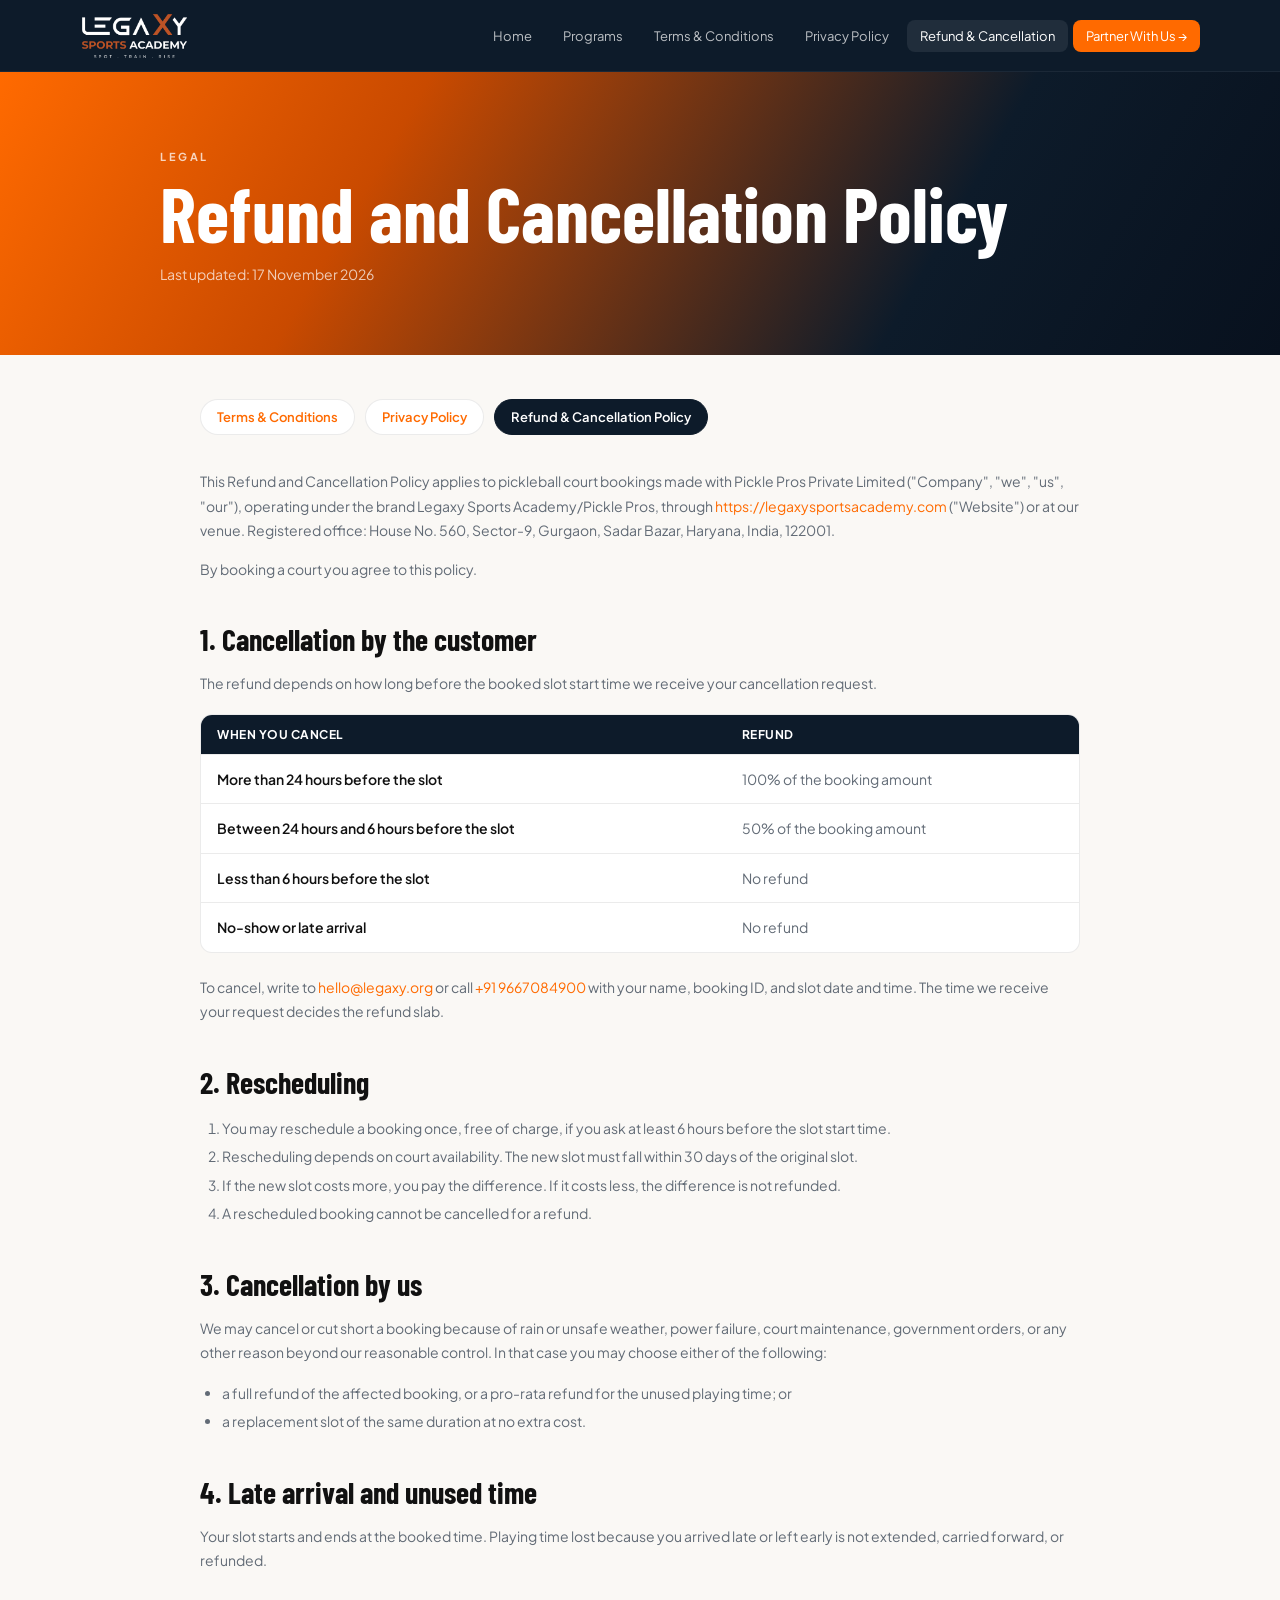
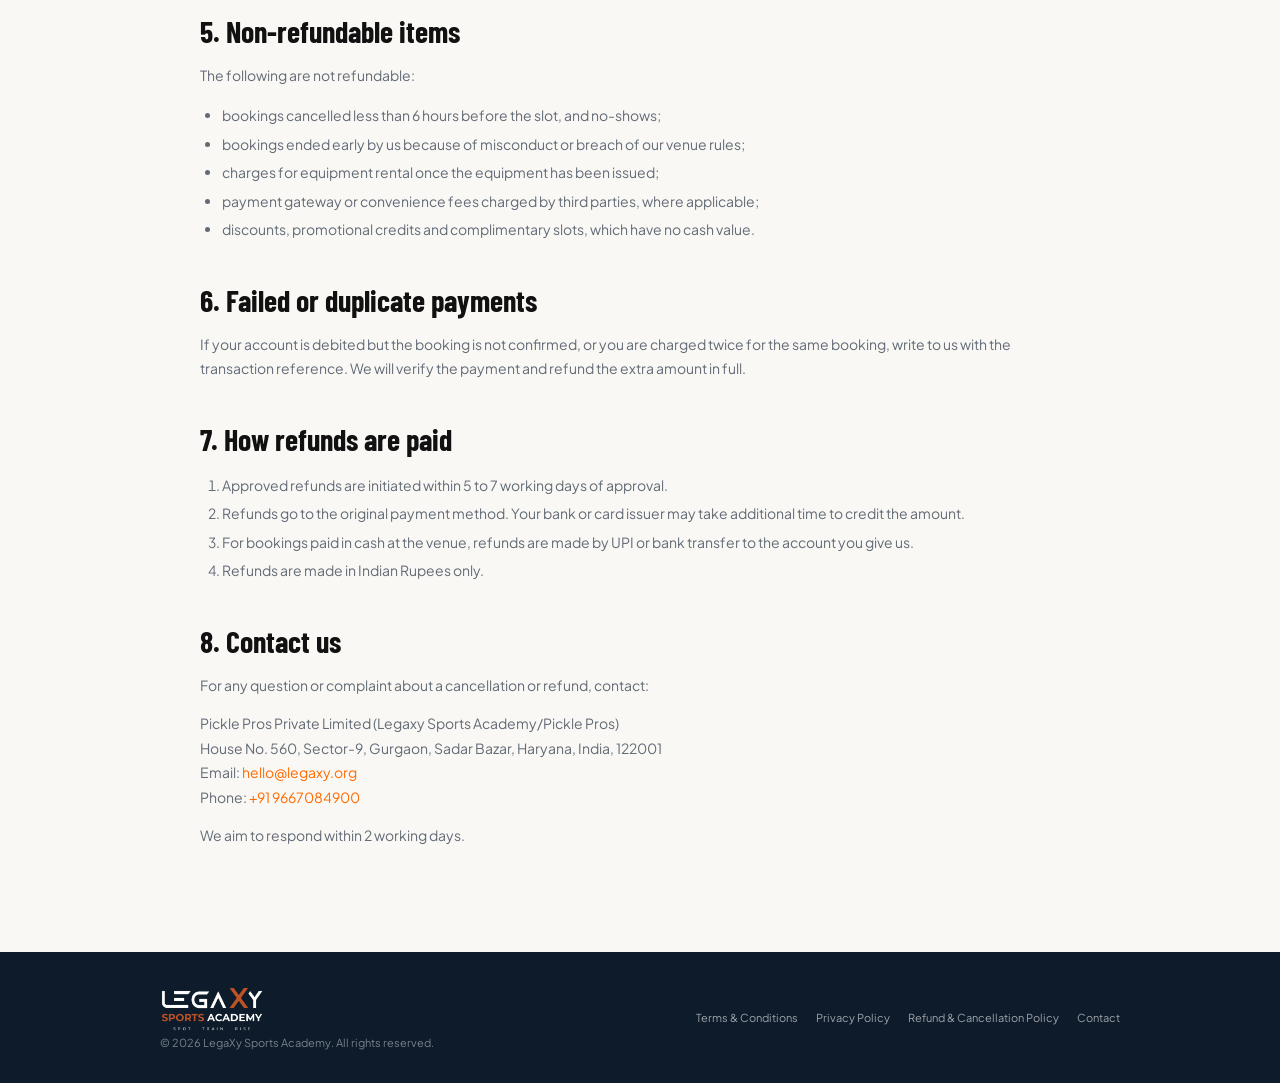
<file: refund-and-cancellation-policy.html>
<!DOCTYPE html>
<html lang="en">
<head>
<meta charset="UTF-8">
<meta name="viewport" content="width=device-width, initial-scale=1.0">
<title>Refund and Cancellation Policy — LegaXy Sports Academy</title>
<link rel="preconnect" href="https://fonts.googleapis.com">
<link href="https://fonts.googleapis.com/css2?family=Barlow+Condensed:wght@600;700;800;900&family=Plus+Jakarta+Sans:wght@300;400;500;600;700&display=swap" rel="stylesheet">
<style>
:root{--orange:#ff6a00;--navy:#0d1b2a;--cream:#faf8f5;--text:#111;--muted:#626b76;--border:rgba(0,0,0,.08);--fd:'Barlow Condensed',sans-serif;--fb:'Plus Jakarta Sans',sans-serif}
*{box-sizing:border-box}html{scroll-behavior:smooth}body{margin:0;background:var(--cream);color:var(--text);font-family:var(--fb);padding-top:72px}
.navbar{position:fixed;top:0;left:0;right:0;height:72px;background:var(--navy);z-index:1000;border-bottom:1px solid rgba(255,255,255,.06)}
.nav-inner{max-width:1200px;height:100%;margin:auto;padding:0 40px;display:flex;align-items:center;justify-content:space-between}.nav-logo img{height:48px;width:auto;display:block}.nav-links{display:flex;gap:5px;align-items:center}.nav-links a{color:rgba(255,255,255,.72);text-decoration:none;font-size:13px;padding:8px 13px;border-radius:8px;white-space:nowrap}.nav-links a:hover,.nav-links a.active{color:#fff;background:rgba(255,255,255,.08)}.nav-links .cta{background:var(--orange);color:#fff}
.hero{background:linear-gradient(120deg,#ff6a00,#c94a00 30%,#0d1b2a 72%,#08111e);color:#fff;padding:78px 40px 72px}.hero-inner{max-width:960px;margin:auto}.eyebrow{text-transform:uppercase;letter-spacing:2.5px;font-size:11px;font-weight:700;opacity:.75;margin-bottom:12px}.hero h1{font-family:var(--fd);font-size:clamp(40px,7vw,76px);line-height:1;margin:0 0 14px}.hero p{margin:0;color:rgba(255,255,255,.72);font-size:14px}
.content{max-width:960px;margin:0 auto;padding:44px 40px 90px}
.policy-tabs{display:flex;gap:10px;flex-wrap:wrap;margin-bottom:34px}.policy-tabs a{font-size:13px;font-weight:600;padding:9px 16px;border-radius:999px;border:1px solid var(--border);background:#fff;color:var(--text);text-decoration:none}.policy-tabs a:hover{border-color:var(--orange);text-decoration:none}.policy-tabs a.active{background:var(--navy);border-color:var(--navy);color:#fff}
.content h2{font-family:var(--fd);font-size:30px;margin:40px 0 10px}.content p,.content li,.content td{font-size:14px;line-height:1.75;color:var(--muted)}.content ul,.content ol{padding-left:22px}.content li{margin-bottom:4px}.content a{color:var(--orange);text-decoration:none}.content a:hover{text-decoration:underline}
.table-wrap{overflow-x:auto;margin:18px 0 22px;border:1px solid var(--border);border-radius:12px;background:#fff}.content table{width:100%;border-collapse:collapse;min-width:480px}.content th{text-align:left;font-size:12px;letter-spacing:.5px;text-transform:uppercase;color:#fff;background:var(--navy);padding:12px 16px}.content td{padding:12px 16px;border-top:1px solid var(--border);vertical-align:top}.content td:first-child{color:var(--text);font-weight:600}
.footer{background:var(--navy);color:#fff;padding:34px 40px}.footer-inner{max-width:960px;margin:auto;display:flex;justify-content:space-between;gap:30px;align-items:center}.footer img{height:46px}.footer p{font-size:11px;color:rgba(255,255,255,.45);margin:0}.footer-links{display:flex;gap:18px;flex-wrap:wrap}.footer-links a{color:rgba(255,255,255,.6);font-size:11px;text-decoration:none}.footer-links a:hover{color:#fff}
@media(max-width:900px){.nav-links a:not(.cta){display:none}}
@media(max-width:700px){.nav-inner{padding:0 20px}.hero{padding:60px 20px}.content{padding:32px 20px 70px}.footer{padding:28px 20px}.footer-inner{flex-direction:column;align-items:flex-start}}
</style>
</head>
<body>
<nav class="navbar"><div class="nav-inner"><a class="nav-logo" href="index.html"><img decoding="async" src="lsa-logo-white.webp" alt="LegaXy Sports Academy"></a><div class="nav-links"><a href="index.html">Home</a><a href="programs.html">Programs</a><a href="terms-and-conditions.html">Terms &amp; Conditions</a><a href="privacy-policy.html">Privacy Policy</a><a href="refund-and-cancellation-policy.html" class="active">Refund &amp; Cancellation</a><a href="contact.html" class="cta">Partner With Us →</a></div></div></nav>
<header class="hero"><div class="hero-inner"><div class="eyebrow">Legal</div><h1>Refund and Cancellation Policy</h1><p>Last updated: 17 November 2026</p></div></header>
<main class="content">
<div class="policy-tabs"><a href="terms-and-conditions.html">Terms &amp; Conditions</a><a href="privacy-policy.html">Privacy Policy</a><a href="refund-and-cancellation-policy.html" class="active">Refund &amp; Cancellation Policy</a></div>
<p>This Refund and Cancellation Policy applies to pickleball court
bookings made with Pickle Pros Private Limited ("Company", "we", "us",
"our"), operating under the brand Legaxy Sports Academy/Pickle Pros,
through <a href="https://legaxysportsacademy.com">https://legaxysportsacademy.com</a> ("Website") or at our venue.
Registered office: House No. 560, Sector-9, Gurgaon, Sadar Bazar,
Haryana, India, 122001.</p>
<p>By booking a court you agree to this policy.</p>
<h2>1. Cancellation by the customer</h2>
<p>The refund depends on how long before the booked slot start time we
receive your cancellation request.</p>
<div class="table-wrap"><table>
<thead><tr><th>When you cancel</th><th>Refund</th></tr></thead><tbody>
<tr><td>More than 24 hours before the slot</td><td>100% of the booking amount</td></tr>
<tr><td>Between 24 hours and 6 hours before the slot</td><td>50% of the booking amount</td></tr>
<tr><td>Less than 6 hours before the slot</td><td>No refund</td></tr>
<tr><td>No-show or late arrival</td><td>No refund</td></tr>
</tbody></table></div>
<p>To cancel, write to <a href="mailto:hello@legaxy.org">hello@legaxy.org</a> or call <a href="tel:+919667084900">+91 9667084900</a> with
your name, booking ID, and slot date and time. The time we receive your
request decides the refund slab.</p>
<h2>2. Rescheduling</h2>
<ol>
<li>You may reschedule a booking once, free of charge, if you ask at
least 6 hours before the slot start time.</li>
<li>Rescheduling depends on court availability. The new slot must
fall within 30 days of the original slot.</li>
<li>If the new slot costs more, you pay the difference. If it costs
less, the difference is not refunded.</li>
<li>A rescheduled booking cannot be cancelled for a refund.</li>
</ol>
<h2>3. Cancellation by us</h2>
<p>We may cancel or cut short a booking because of rain or unsafe
weather, power failure, court maintenance, government orders, or any
other reason beyond our reasonable control. In that case you may choose
either of the following:</p>
<ul>
<li>a full refund of the affected booking, or a pro-rata refund for
the unused playing time; or</li>
<li>a replacement slot of the same duration at no extra
cost.</li>
</ul>
<h2>4. Late arrival and unused time</h2>
<p>Your slot starts and ends at the booked time. Playing time lost
because you arrived late or left early is not extended, carried forward,
or refunded.</p>
<h2>5. Non-refundable items</h2>
<p>The following are not refundable:</p>
<ul>
<li>bookings cancelled less than 6 hours before the slot, and
no-shows;</li>
<li>bookings ended early by us because of misconduct or breach of our
venue rules;</li>
<li>charges for equipment rental once the equipment has been
issued;</li>
<li>payment gateway or convenience fees charged by third parties,
where applicable;</li>
<li>discounts, promotional credits and complimentary slots, which
have no cash value.</li>
</ul>
<h2>6. Failed or duplicate payments</h2>
<p>If your account is debited but the booking is not confirmed, or you
are charged twice for the same booking, write to us with the transaction
reference. We will verify the payment and refund the extra amount in
full.</p>
<h2>7. How refunds are paid</h2>
<ol>
<li>Approved refunds are initiated within 5 to 7 working days of
approval.</li>
<li>Refunds go to the original payment method. Your bank or card
issuer may take additional time to credit the amount.</li>
<li>For bookings paid in cash at the venue, refunds are made by UPI
or bank transfer to the account you give us.</li>
<li>Refunds are made in Indian Rupees only.</li>
</ol>
<h2>8. Contact us</h2>
<p>For any question or complaint about a cancellation or refund,
contact:</p>
<p>Pickle Pros Private Limited (Legaxy Sports Academy/Pickle Pros)<br>
House No. 560, Sector-9, Gurgaon, Sadar Bazar, Haryana, India,
122001<br>
Email: <a href="mailto:hello@legaxy.org">hello@legaxy.org</a><br>
Phone: <a href="tel:+919667084900">+91 9667084900</a></p>
<p>We aim to respond within 2 working days.</p>
</main>
<footer class="footer"><div class="footer-inner"><div><img decoding="async" src="lsa-logo-white.webp" alt="LegaXy Sports Academy"><p>© 2026 LegaXy Sports Academy. All rights reserved.</p></div><div class="footer-links"><a href="terms-and-conditions.html">Terms &amp; Conditions</a><a href="privacy-policy.html">Privacy Policy</a><a href="refund-and-cancellation-policy.html">Refund &amp; Cancellation Policy</a><a href="contact.html">Contact</a></div></div></footer>
</body></html>
</file>
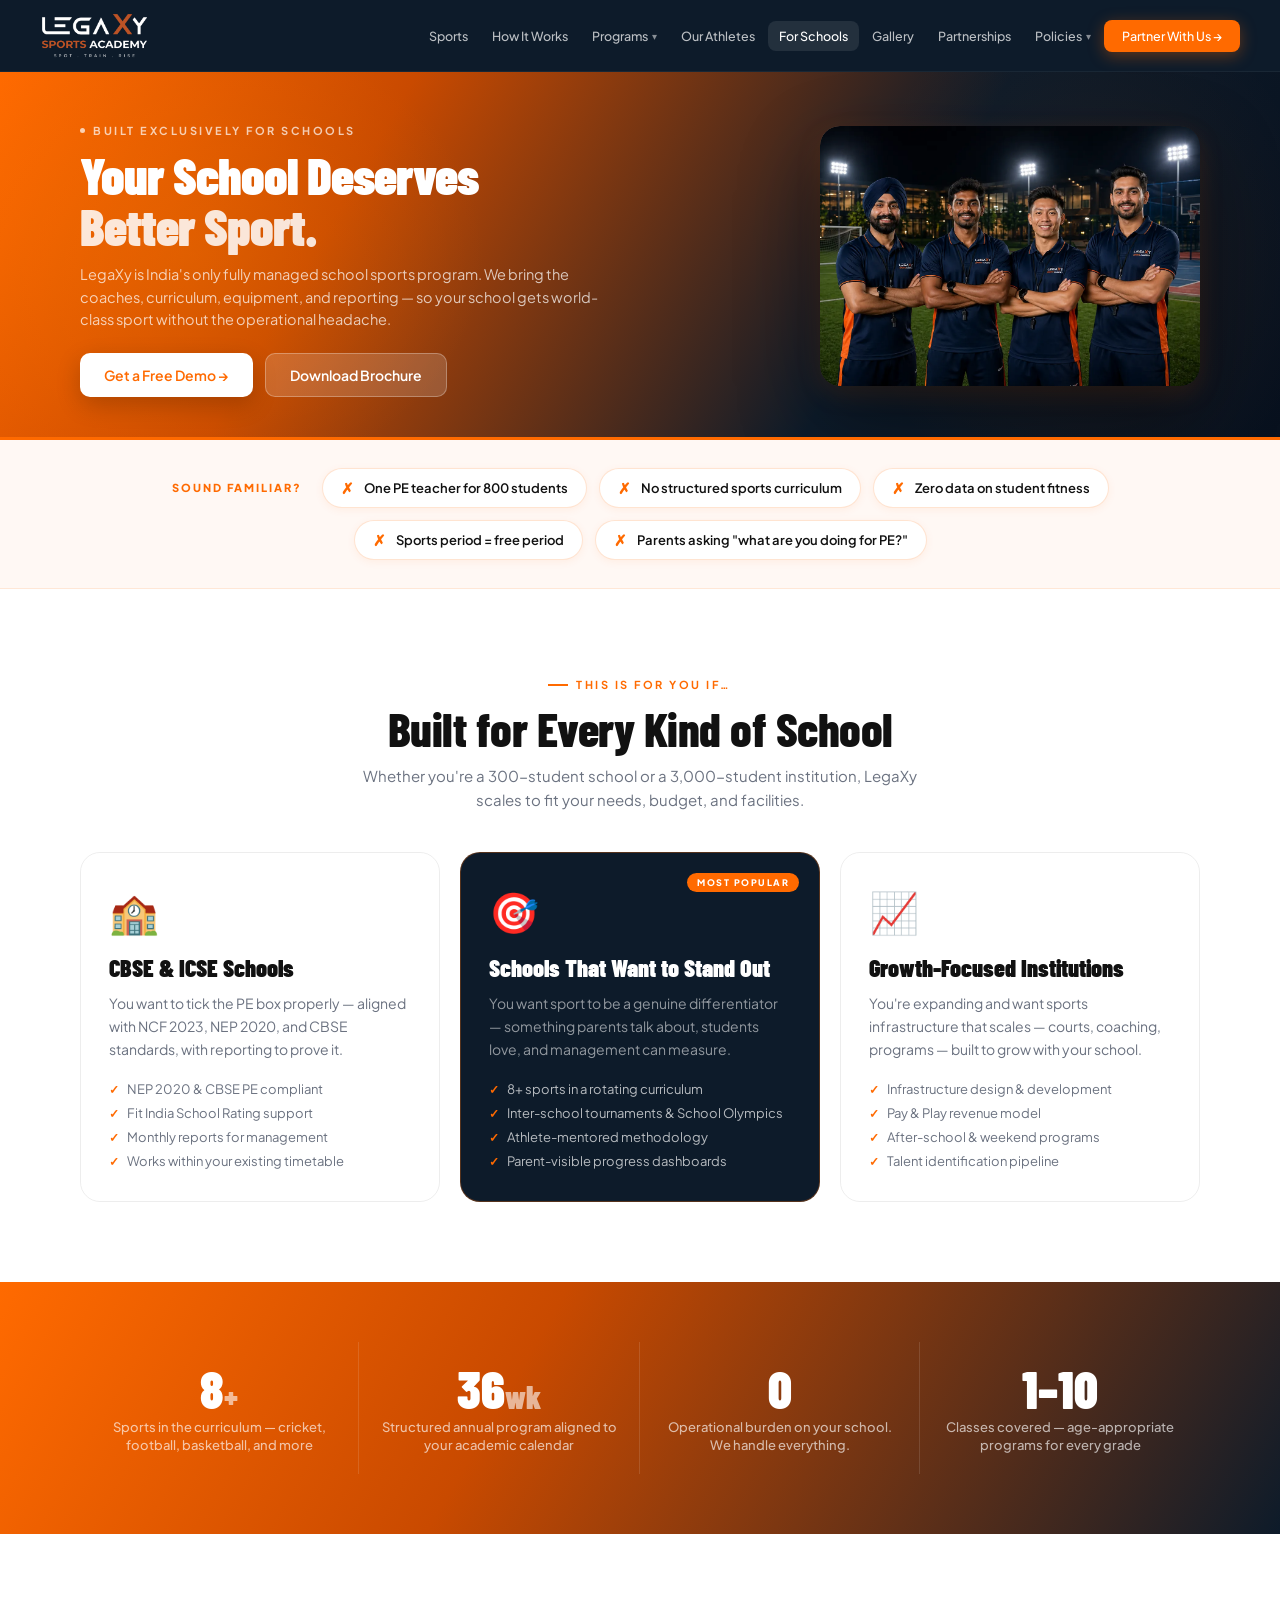
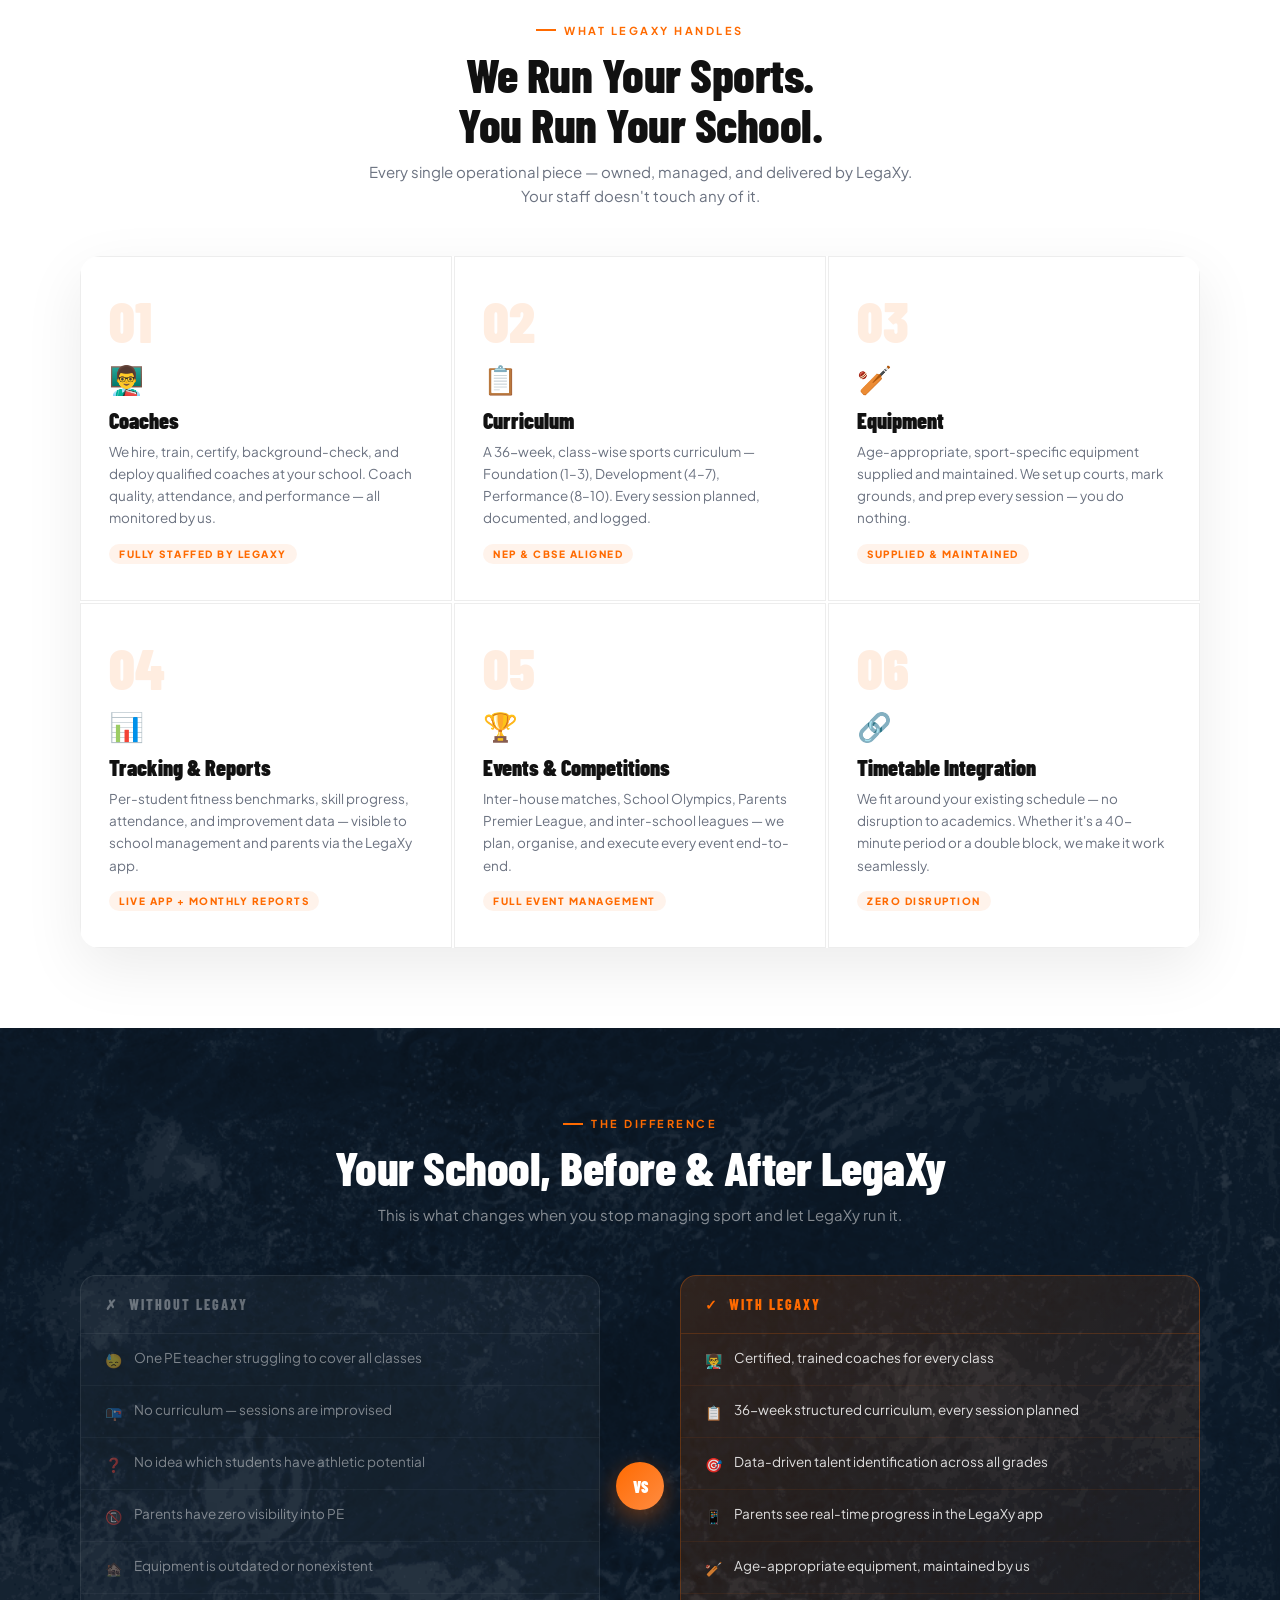
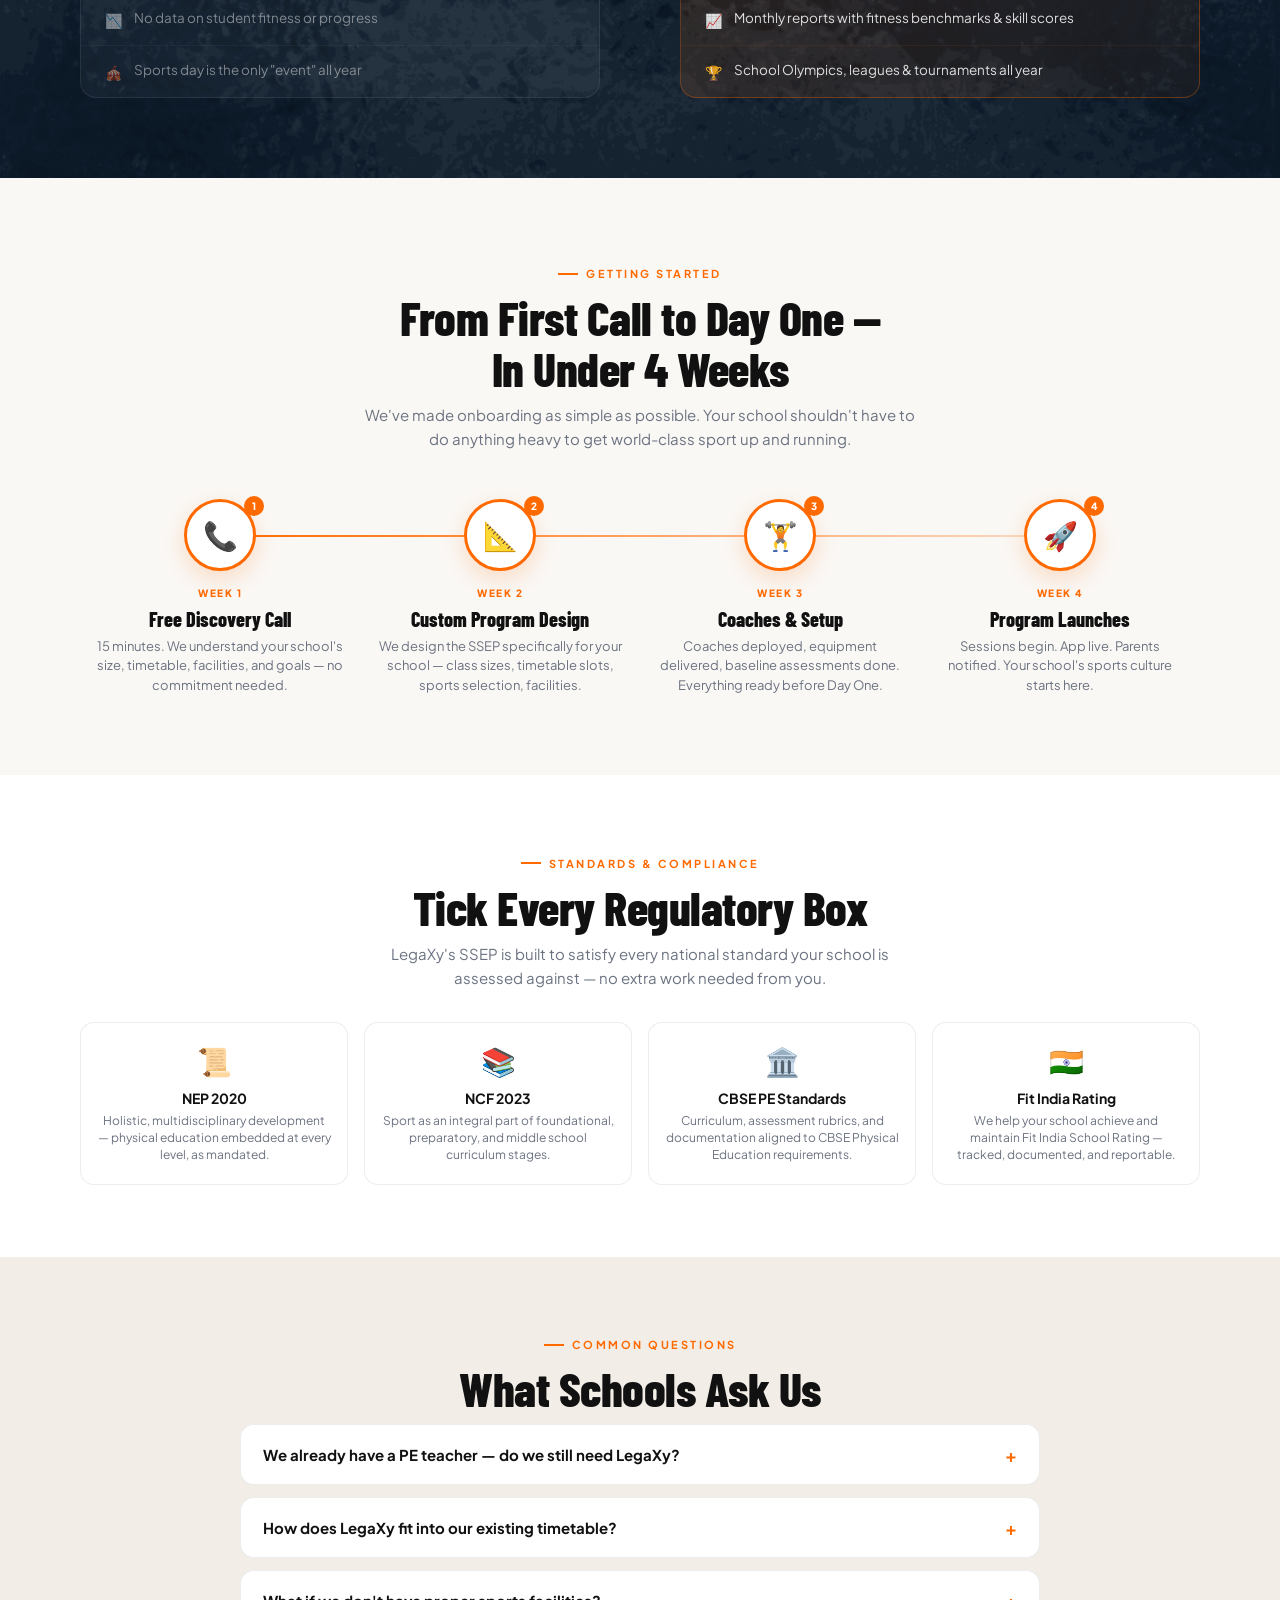
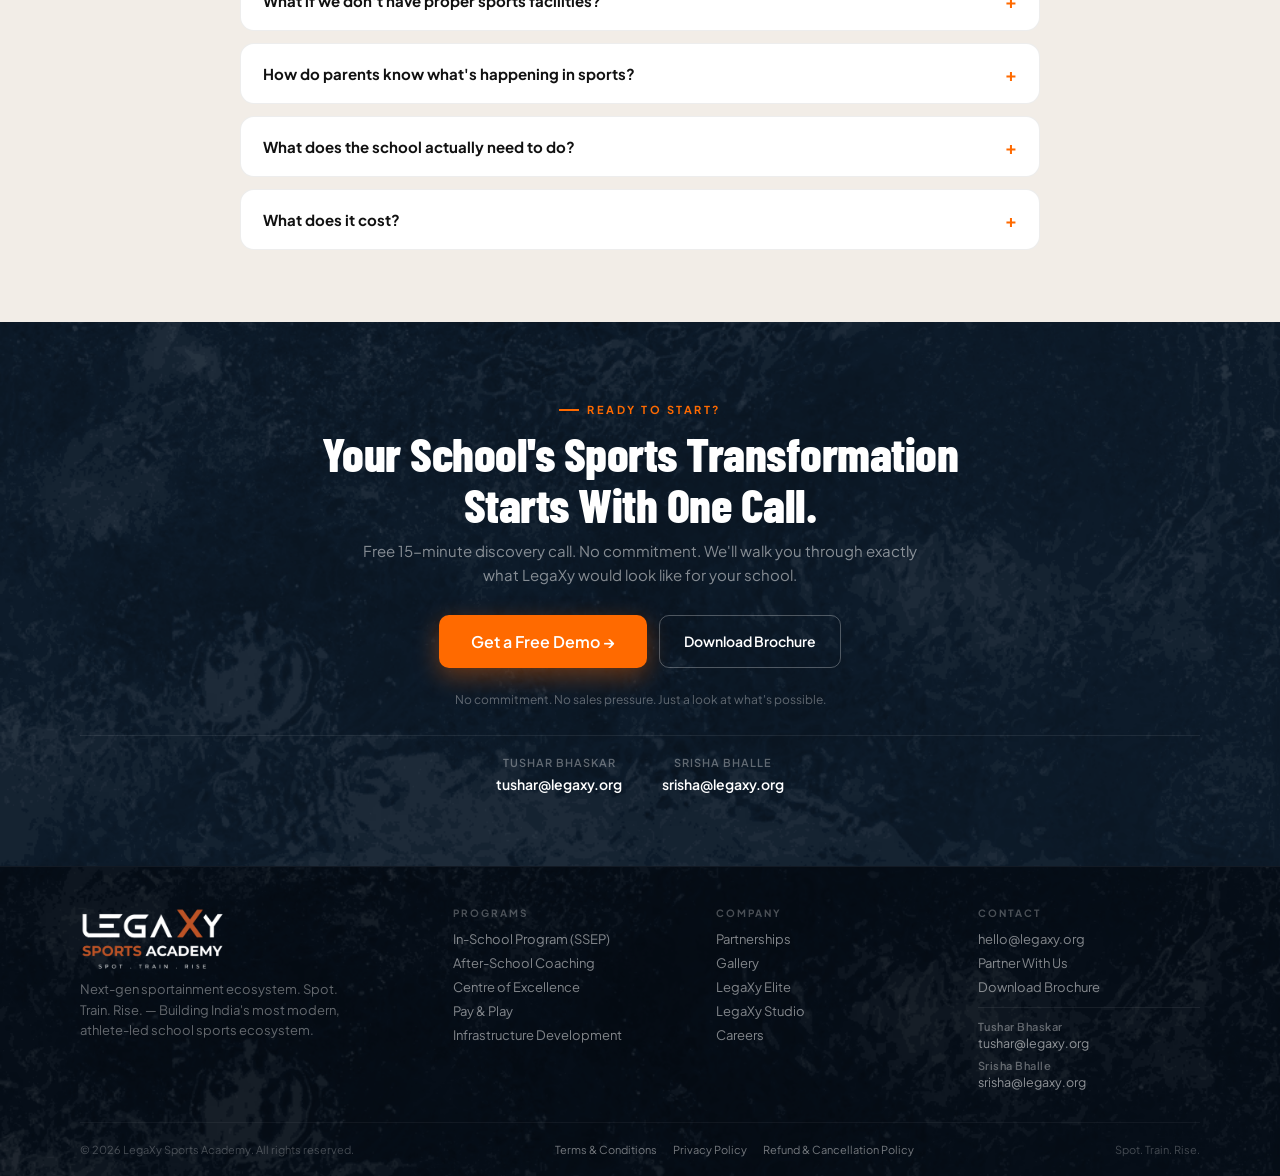
<file: schools.html>
<!DOCTYPE html>
<html lang="en">
<head>
<meta charset="UTF-8">
<meta name="viewport" content="width=device-width, initial-scale=1.0">
<title>For Schools — LegaXy Sports Academy</title>
<link rel="preconnect" href="https://fonts.googleapis.com">
<link href="https://fonts.googleapis.com/css2?family=Barlow+Condensed:wght@600;700;800;900&family=Plus+Jakarta+Sans:wght@300;400;500;600;700&display=swap" rel="stylesheet">
<style>
/* ══════════════════════════════════════════════
   LegaXy Sports Academy — Shared Styles
   ══════════════════════════════════════════════ */

@import url('https://fonts.googleapis.com/css2?family=Barlow+Condensed:wght@600;700;800;900&family=Plus+Jakarta+Sans:wght@300;400;500;600;700&display=swap');

:root {
  --orange: #ff6a00;
  --navy: #0d1b2a;
  --cream: #faf8f5;
  --warm: #f2ede7;
  --text: #111;
  --muted: #6b7280;
  --border: rgba(0,0,0,0.07);
  --fd: 'Barlow Condensed', sans-serif;
  --fb: 'Plus Jakarta Sans', sans-serif;
}

*, *::before, *::after { margin: 0; padding: 0; box-sizing: border-box; }

html { scroll-behavior: smooth; scroll-padding-top: 72px; }

body {
  font-family: var(--fb);
  background: var(--cream);
  color: var(--text);
  overflow-x: hidden;
  padding-top: 72px;
}

/* ══════════ SCROLL BAR ══════════ */
#scrollBar { position: fixed; top: 0; left: 0; height: 3px; width: 0%; background: linear-gradient(90deg, var(--orange), #ffb347); z-index: 9999; pointer-events: none; }

/* ══════════ NAVBAR ══════════ */
.navbar { position: fixed; top: 0; left: 0; right: 0; z-index: 1000; height: 72px; padding: 0 40px; display: flex; align-items: center; background: var(--navy); border-bottom: 1px solid rgba(255,255,255,0.05); transition: box-shadow 0.4s; }
.navbar.scrolled { box-shadow: 0 4px 20px rgba(0,0,0,0.4); }
.nav-inner { max-width: 1280px; margin: 0 auto; width: 100%; display: flex; align-items: center; justify-content: space-between; }

/* ── Logo: dominant and premium ── */
.nav-logo { text-decoration: none; display: flex; align-items: center; }
.nav-logo img { height: 48px; width: auto; object-fit: contain; display: block; }

.nav-links { display: flex; align-items: center; gap: 2px; list-style: none; }
.nav-links > li { position: relative; }
.nav-links a { color: rgba(255,255,255,0.72); text-decoration: none; font-size: 12.5px; font-weight: 500; padding: 7px 11px; border-radius: 8px; transition: all 0.2s; white-space: nowrap; display: flex; align-items: center; gap: 4px; }
.nav-links a:hover, .nav-links a.active { color: white; background: rgba(255,255,255,0.09); }
.nav-links .nav-cta { background: var(--orange); color: white !important; padding: 8px 18px !important; box-shadow: 0 4px 16px rgba(255,106,0,0.35); border-radius: 8px; }
.nav-links .nav-cta:hover { background: #ff7d1a; transform: translateY(-1px); }
.menu-toggle { display: none; background: none; border: none; color: white; font-size: 28px; cursor: pointer; padding: 5px; }

/* ══════════ PROGRAMS DROPDOWN ══════════ */
.nav-arrow { font-size: 10px; opacity: 0.7; transition: transform 0.25s; }
.nav-dropdown.open .nav-arrow { transform: rotate(180deg); }

.nav-dropdown-menu {
  position: absolute;
  top: calc(100% + 8px);
  left: 0;
  background: var(--navy);
  border: 1px solid rgba(255,255,255,0.1);
  border-radius: 12px;
  padding: 6px;
  list-style: none;
  min-width: 210px;
  box-shadow: 0 16px 40px rgba(0,0,0,0.4);
  opacity: 0;
  visibility: hidden;
  transform: translateY(-8px);
  transition: opacity 0.22s ease, transform 0.22s ease, visibility 0.22s;
  z-index: 100;
}
.nav-dropdown.open .nav-dropdown-menu {
  opacity: 1;
  visibility: visible;
  transform: translateY(0);
}
.nav-dropdown-menu li a {
  display: block;
  padding: 9px 14px;
  font-size: 13px;
  color: rgba(255,255,255,0.7);
  border-radius: 8px;
  background: none;
  transition: all 0.15s;
}
.nav-dropdown-menu li a:hover {
  color: white;
  background: rgba(255,255,255,0.08);
}

/* ══════════ MOBILE MENU ══════════ */
.mobile-menu { position: fixed; top: 0; right: -100%; width: 100%; height: 100vh; background: rgba(13,27,42,0.98); z-index: 2000; display: flex; flex-direction: column; align-items: center; justify-content: center; transition: right 0.4s cubic-bezier(0.4,0,0.2,1); }
.mobile-menu.open { right: 0; }
.menu-close { position: absolute; top: 20px; right: 24px; background: none; border: none; color: white; font-size: 32px; cursor: pointer; padding: 10px; }
.mobile-nav-links { list-style: none; text-align: center; display: flex; flex-direction: column; gap: 20px; }
.mobile-nav-links a { color: white; font-size: 20px; text-decoration: none; font-family: var(--fd); letter-spacing: 1.5px; text-transform: uppercase; transition: color 0.2s; }
.mobile-nav-links a:hover { color: var(--orange); }
.mobile-nav-links .nav-cta { color: var(--orange); font-weight: 800; margin-top: 10px; display: inline-block; }

/* ══════════ GLASS OVERLAY ══════════ */
.glass-overlay { position: absolute; inset: 0; z-index: 1; pointer-events: none; background-image: url('glass-texture-alpha.webp'); background-size: cover; background-position: center;  }

/* ══════════ SHARED LAYOUT ══════════ */
.container { max-width: 1200px; margin: 0 auto; padding: 0 40px; width: 100%; position: relative; z-index: 2; }
.section-tag { display: inline-flex; align-items: center; gap: 8px; font-size: 11px; font-weight: 700; letter-spacing: 2.5px; text-transform: uppercase; color: var(--orange); margin-bottom: 12px; }
.tag-line { width: 20px; height: 2px; background: var(--orange); display: inline-block; }
.section-h2 { font-family: var(--fd); font-size: clamp(32px,4vw,48px); font-weight: 800; line-height: 1.05; letter-spacing: -0.5px; margin-bottom: 10px; }
.section-sub { font-size: 15px; color: var(--muted); line-height: 1.6; max-width: 560px; }
.reveal { opacity: 0; transform: translateY(20px); transition: opacity 0.7s ease, transform 0.7s ease; }
.reveal.visible { opacity: 1; transform: translateY(0); }
.rd1 { transition-delay: 0.08s; }
.rd2 { transition-delay: 0.16s; }
.rd3 { transition-delay: 0.24s; }
.rd4 { transition-delay: 0.32s; }

/* ══════════ BUTTONS ══════════ */
.btn { display: inline-flex; align-items: center; gap: 8px; padding: 12px 24px; border-radius: 10px; font-size: 14px; font-weight: 600; cursor: pointer; border: none; transition: all 0.25s ease; text-decoration: none; font-family: var(--fb); position: relative; overflow: hidden; }
.btn::after { content: ''; position: absolute; inset: 0; background: linear-gradient(120deg, transparent, rgba(255,255,255,0.2), transparent); transform: translateX(-100%); transition: 0.55s; }
.btn:hover::after { transform: translateX(100%); }
.btn-primary { background: white; color: var(--orange); box-shadow: 0 8px 24px rgba(0,0,0,0.2); }
.btn-primary:hover { transform: translateY(-2px); box-shadow: 0 14px 36px rgba(0,0,0,0.3); }
.btn-orange { background: var(--orange); color: white; box-shadow: 0 8px 24px rgba(255,106,0,0.38); }
.btn-orange:hover { background: #ff7a1a; transform: translateY(-2px); box-shadow: 0 14px 36px rgba(255,106,0,0.48); }
.btn-outline { background: transparent; color: var(--orange); border: 1.5px solid var(--orange); }
.btn-outline:hover { background: rgba(255,106,0,0.07); transform: translateY(-2px); }
.btn-outline-w { background: transparent; color: white; border: 1.5px solid rgba(255,255,255,0.28); }
.btn-outline-w:hover { background: rgba(255,255,255,0.09); transform: translateY(-2px); }
.btn-glass { background: rgba(255,255,255,0.16); color: white; border: 1px solid rgba(255,255,255,0.28); }
.btn-glass:hover { background: rgba(255,255,255,0.2); transform: translateY(-2px); }

/* ══════════ PAGE HERO (sub-pages) ══════════
   Compact: users see content below without scrolling
   ══════════════════════════════════════════════ */
.page-hero {
  background: linear-gradient(120deg, #ff6a00 0%, #c94a00 28%, #0d1b2a 68%, #08111e 100%);
  color: white;
  padding: 44px 0 40px;        /* was 80px / 60px */
  position: relative;
  overflow: hidden;
}
.page-hero::before { content: ''; position: absolute; inset: 0; z-index: 0; pointer-events: none; background-image: url("data:image/svg+xml,%3Csvg xmlns='http://www.w3.org/2000/svg' width='300' height='300'%3E%3Cfilter id='n'%3E%3CfeTurbulence type='fractalNoise' baseFrequency='0.9' numOctaves='4' stitchTiles='stitch'/%3E%3C/filter%3E%3Crect width='300' height='300' filter='url(%23n)' opacity='1'/%3E%3C/svg%3E"); opacity: 0.055; mix-blend-mode: overlay; }
.page-hero-orb { position: absolute; top: -20%; left: -10%; width: 50%; height: 140%; background: radial-gradient(ellipse, rgba(255,140,0,0.2) 0%, transparent 65%); z-index: 0; pointer-events: none; }
.page-hero-orb2 { position: absolute; top: -30%; right: -5%; width: 40%; height: 160%; background: radial-gradient(ellipse, rgba(255,106,0,0.08) 0%, transparent 65%); z-index: 0; pointer-events: none; }

/* ── Hero inner layout: left text + right image ── */
.page-hero .container { position: relative; z-index: 2; display: flex; align-items: center; gap: 40px; }
.page-hero-content { flex: 1; min-width: 0; }
.page-hero-visual { flex: 0 0 380px; display: flex; justify-content: flex-end; }

/* ── Hero image placeholder ── */
.page-hero-img {
  width: 100%;
  max-width: 380px;
  height: 260px;
  border-radius: 20px;
  overflow: hidden;
  position: relative;
  box-shadow: 0 32px 80px rgba(0,0,0,0.4), 0 8px 24px rgba(255,106,0,0.15);
}
.page-hero-img img {
  width: 100%;
  height: 100%;
  object-fit: cover;
  display: block;
  border-radius: 20px;
  /* Replace src attribute to swap image */
}
.page-hero-img-placeholder {
  width: 100%;
  height: 100%;
  background: linear-gradient(135deg, rgba(255,106,0,0.25) 0%, rgba(13,27,42,0.6) 100%);
  display: flex;
  flex-direction: column;
  align-items: center;
  justify-content: center;
  gap: 10px;
  border-radius: 20px;
  border: 1px solid rgba(255,255,255,0.12);
}
.page-hero-img-placeholder .ph-icon { font-size: 48px; opacity: 0.7; }
.page-hero-img-placeholder .ph-label { font-size: 12px; font-weight: 600; letter-spacing: 1.5px; text-transform: uppercase; color: rgba(255,255,255,0.5); }
/* Shimmer border on image */
.page-hero-img::before {
  content: '';
  position: absolute;
  inset: -1px;
  border-radius: 21px;
  z-index: 2;
  pointer-events: none;
  background: linear-gradient(140deg, rgba(255,255,255,0.22) 0%, rgba(255,106,0,0.12) 50%, rgba(255,255,255,0.04) 100%);
  -webkit-mask: linear-gradient(#fff 0 0) content-box, linear-gradient(#fff 0 0);
  -webkit-mask-composite: xor;
  mask-composite: exclude;
  padding: 1px;
}

/* ── Breadcrumb: HIDDEN everywhere ── */
.page-hero-breadcrumb { display: none !important; }

.page-hero-eyebrow { display: inline-flex; align-items: center; gap: 8px; font-size: 11px; font-weight: 700; letter-spacing: 2.5px; text-transform: uppercase; color: rgba(255,255,255,0.7); margin-bottom: 12px; }
.page-hero-eyebrow .dot { width: 5px; height: 5px; border-radius: 50%; background: rgba(255,255,255,0.7); }

/* Smaller h1 than before (was clamp 40–72px) */
.page-hero h1 { font-family: var(--fd); font-size: clamp(34px,4vw,58px); font-weight: 900; line-height: 1.0; letter-spacing: -1px; margin-bottom: 12px; }
.page-hero h1 em { color: rgba(255,255,255,0.85); font-style: normal; }
.page-hero-sub { font-size: 14.5px; color: rgba(255,255,255,0.72); line-height: 1.55; max-width: 520px; margin-bottom: 22px; }

/* ══════════ PAGE SECTIONS ══════════ */
.page-section { padding: 72px 0; }
.page-section.alt { background: white; }
.page-section.navy { background: var(--navy); position: relative; overflow: hidden; }
.page-section.warm { background: var(--warm); }

/* ══════════ PROG BADGES ══════════ */
.prog-badge { display: inline-block; font-size: 9.5px; font-weight: 700; letter-spacing: 1px; text-transform: uppercase; padding: 4px 8px; border-radius: 6px; margin-bottom: 10px; }
.inschool-badge { background: rgba(74,222,128,0.15); color: #4ade80; }
.afterschool-badge { background: rgba(255,106,0,0.15); color: var(--orange); }
.coe-badge { background: rgba(167,139,250,0.15); color: #a78bfa; }
.infra-badge { background: rgba(56,189,248,0.15); color: #38bdf8; }

/* ══════════ FOOTER ══════════ */
.footer { background: #060e18; padding: 40px 0 20px; border-top: 1px solid rgba(255,255,255,0.05); position: relative; overflow: hidden; }
.footer-inner { display: grid; grid-template-columns: 1.5fr 1fr 1fr 1fr; gap: 40px; margin-bottom: 32px; }
.footer-brand .footer-logo { height: 64px; width: auto; object-fit: contain; display: block; margin-bottom: 8px; }
.footer-brand p { font-size: 13px; color: rgba(255,255,255,0.38); line-height: 1.6; max-width: 260px; }
.footer-col h5 { font-size: 10px; font-weight: 700; letter-spacing: 2px; text-transform: uppercase; color: rgba(255,255,255,0.28); margin-bottom: 12px; }
.footer-col a { display: block; color: rgba(255,255,255,0.5); text-decoration: none; font-size: 13px; margin-bottom: 8px; transition: color 0.2s; }
.footer-col a:hover { color: white; }
.footer-contacts { margin-top: 12px; padding-top: 12px; border-top: 1px solid rgba(255,255,255,0.07); display: flex; flex-direction: column; gap: 8px; }
.footer-contact-row { display: flex; flex-direction: column; gap: 2px; }
.footer-contact-name { font-size: 11px; color: rgba(255,255,255,0.35); font-weight: 600; letter-spacing: 0.5px; }
.footer-contact-row a { font-size: 12.5px; color: rgba(255,255,255,0.55); margin-bottom: 0; }
.footer-bottom { border-top: 1px solid rgba(255,255,255,0.05); padding-top: 20px; display: flex; justify-content: space-between; align-items: center; }
.footer-bottom p { font-size: 11px; color: rgba(255,255,255,0.25); }

/* ══════════ ANIMATIONS ══════════ */
@keyframes fadeSlide { from { opacity: 0; transform: translateY(12px); } to { opacity: 1; transform: translateY(0); } }
@keyframes hb1 { 0%,100%{transform:translateY(0)} 50%{transform:translateY(-10px)} }
@keyframes hb2 { 0%,100%{transform:translateY(0)} 50%{transform:translateY(10px)} }

/* ══════════ RESPONSIVE ══════════ */
@media (max-width: 1100px) {
  .page-hero-visual { flex: 0 0 280px; }
  .page-hero-img { max-width: 280px; height: 200px; }
}
@media (max-width: 1024px) {
  .footer-inner { grid-template-columns: 1fr 1fr; }
}
@media (max-width: 860px) {
  .page-hero .container { flex-direction: column; gap: 20px; }
  .page-hero-visual { flex: none; width: 100%; }
  .page-hero-img { max-width: 100%; height: 180px; }
}
@media (max-width: 768px) {
  html { scroll-padding-top: 60px; }
  body { padding-top: 68px; }
  .navbar { height: 68px; padding: 0 16px; }
  .nav-logo img { height: 48px; }
  .nav-links { display: none; }
  .menu-toggle { display: block; }
  .container { padding: 0 16px; }
  .page-hero { padding: 32px 0 28px; }
  .page-hero h1 { font-size: 32px; }
  .page-hero-sub { font-size: 13.5px; }
  .page-section { padding: 48px 0; }
  .footer { padding: 30px 0 20px; }
  .footer-inner { grid-template-columns: 1fr; gap: 24px; text-align: center; }
  .footer-brand .footer-logo { margin: 0 auto 8px; }
  .footer-brand p { margin: 0 auto; }
  .footer-bottom { flex-direction: column; gap: 8px; text-align: center; }
  .footer-contacts { align-items: center; }
}

.page-hero::before{display:none;}
</style>
<style>

/* ══ PROBLEM STRIP ══ */
.problem-strip {
  background: #fff8f4;
  border-top: 3px solid var(--orange);
  border-bottom: 1px solid rgba(255,106,0,0.12);
  padding: 28px 0;
}
.problem-strip .container {
  display: flex;
  align-items: center;
  gap: 12px;
  flex-wrap: wrap;
  justify-content: center;
}
.problem-pill {
  display: flex;
  align-items: center;
  gap: 10px;
  background: white;
  border: 1.5px solid rgba(255,106,0,0.18);
  border-radius: 100px;
  padding: 9px 18px;
  font-size: 13px;
  font-weight: 600;
  color: var(--text);
  box-shadow: 0 2px 8px rgba(255,106,0,0.07);
}
.problem-pill .pill-x { color: var(--orange); font-size: 15px; font-weight: 800; }
.problem-strip-label {
  font-size: 11px;
  font-weight: 800;
  letter-spacing: 2px;
  text-transform: uppercase;
  color: var(--orange);
  margin-right: 8px;
  white-space: nowrap;
}

/* ══ WHAT WE HANDLE — BIG VISUAL ══ */
.handle-section { background: white; padding: 80px 0; }
.handle-grid {
  display: grid;
  grid-template-columns: repeat(3, 1fr);
  gap: 2px;
  margin-top: 48px;
  border-radius: 20px;
  overflow: hidden;
  box-shadow: 0 20px 60px rgba(0,0,0,0.08);
}
.handle-card {
  background: white;
  padding: 36px 28px;
  border: 1px solid var(--border);
  position: relative;
  transition: all 0.3s;
  cursor: default;
  overflow: hidden;
}
.handle-card::after {
  content: '';
  position: absolute;
  bottom: 0; left: 0; right: 0;
  height: 4px;
  background: linear-gradient(90deg, var(--orange), #ffaa60);
  transform: scaleX(0);
  transform-origin: left;
  transition: 0.4s;
}
.handle-card:hover { background: #fff8f4; transform: none; box-shadow: inset 0 0 0 2px rgba(255,106,0,0.15); }
.handle-card:hover::after { transform: scaleX(1); }
.handle-num {
  font-family: var(--fd);
  font-size: 56px;
  font-weight: 900;
  color: rgba(255,106,0,0.12);
  line-height: 1;
  margin-bottom: 12px;
  transition: color 0.3s;
}
.handle-card:hover .handle-num { color: rgba(255,106,0,0.25); }
.handle-icon { font-size: 28px; margin-bottom: 10px; display: block; }
.handle-card h3 { font-family: var(--fd); font-size: 22px; font-weight: 900; margin-bottom: 8px; color: var(--text); }
.handle-card p { font-size: 13.5px; color: var(--muted); line-height: 1.65; }
.handle-card .handle-tag {
  display: inline-block;
  margin-top: 14px;
  font-size: 10px;
  font-weight: 800;
  letter-spacing: 1.5px;
  text-transform: uppercase;
  color: var(--orange);
  background: rgba(255,106,0,0.08);
  padding: 4px 10px;
  border-radius: 100px;
}

/* ══ BEFORE / AFTER COMPARISON ══ */
.compare-section { background: var(--navy); padding: 80px 0; position: relative; overflow: hidden; }
.compare-grid {
  display: grid;
  grid-template-columns: 1fr 80px 1fr;
  gap: 0;
  align-items: stretch;
  margin-top: 48px;
}
.compare-col {
  border-radius: 16px;
  overflow: hidden;
}
.compare-col.before { background: rgba(255,255,255,0.04); border: 1px solid rgba(255,255,255,0.08); }
.compare-col.after  { background: linear-gradient(135deg, rgba(255,106,0,0.15) 0%, rgba(255,106,0,0.05) 100%); border: 1.5px solid rgba(255,106,0,0.3); }
.compare-header {
  padding: 20px 24px;
  font-family: var(--fd);
  font-size: 14px;
  font-weight: 800;
  letter-spacing: 2px;
  text-transform: uppercase;
  display: flex;
  align-items: center;
  gap: 10px;
}
.compare-col.before .compare-header { color: rgba(255,255,255,0.35); border-bottom: 1px solid rgba(255,255,255,0.06); }
.compare-col.after  .compare-header { color: var(--orange); border-bottom: 1px solid rgba(255,106,0,0.2); }
.compare-row {
  display: flex;
  align-items: flex-start;
  gap: 12px;
  padding: 14px 24px;
  border-bottom: 1px solid rgba(255,255,255,0.04);
  font-size: 13.5px;
  line-height: 1.5;
}
.compare-col.before .compare-row { color: rgba(255,255,255,0.45); }
.compare-col.after  .compare-row { color: rgba(255,255,255,0.85); border-bottom-color: rgba(255,106,0,0.08); }
.compare-row:last-child { border-bottom: none; }
.compare-icon { flex-shrink: 0; margin-top: 2px; font-size: 14px; }
.compare-divider {
  display: flex;
  align-items: center;
  justify-content: center;
}
.vs-badge {
  width: 48px; height: 48px;
  background: linear-gradient(135deg, var(--orange), #ff8c42);
  border-radius: 50%;
  display: flex; align-items: center; justify-content: center;
  font-family: var(--fd); font-size: 16px; font-weight: 900; color: white;
  box-shadow: 0 8px 24px rgba(255,106,0,0.4);
  flex-shrink: 0;
}

/* ══ HOW IT WORKS — SCHOOL TIMELINE ══ */
.timeline-section { background: var(--cream); padding: 80px 0; }
.school-timeline {
  display: grid;
  grid-template-columns: repeat(4, 1fr);
  gap: 0;
  margin-top: 48px;
  position: relative;
}
.school-timeline::before {
  content: '';
  position: absolute;
  top: 36px; left: calc(12.5%); right: calc(12.5%);
  height: 2px;
  background: linear-gradient(90deg, var(--orange), rgba(255,106,0,0.2));
  z-index: 0;
}
.timeline-step {
  text-align: center;
  padding: 0 16px;
  position: relative;
  z-index: 1;
}
.timeline-circle {
  width: 72px; height: 72px;
  border-radius: 50%;
  background: white;
  border: 3px solid var(--orange);
  margin: 0 auto 16px;
  display: flex; align-items: center; justify-content: center;
  font-size: 28px;
  box-shadow: 0 8px 24px rgba(255,106,0,0.2);
  transition: all 0.3s;
}
.timeline-step:hover .timeline-circle {
  background: var(--orange);
  transform: scale(1.08);
}
.timeline-step .step-num {
  position: absolute;
  top: -6px; right: calc(50% - 44px);
  width: 20px; height: 20px;
  background: var(--orange);
  border-radius: 50%;
  font-size: 10px; font-weight: 800; color: white;
  display: flex; align-items: center; justify-content: center;
}
.timeline-step h4 { font-family: var(--fd); font-size: 20px; font-weight: 800; margin-bottom: 6px; color: var(--text); }
.timeline-step p { font-size: 13px; color: var(--muted); line-height: 1.5; }
.timeline-week {
  font-size: 10px; font-weight: 800; letter-spacing: 1.5px; text-transform: uppercase;
  color: var(--orange); display: block; margin-bottom: 8px;
}

/* ══ STAT BANNER ══ */
.stat-banner {
  background: linear-gradient(120deg, var(--orange) 0%, #c94a00 40%, var(--navy) 100%);
  padding: 60px 0;
  position: relative;
  overflow: hidden;
}
.stat-banner::before {
  content: '';
  position: absolute; inset: 0;
  background-image: url("data:image/svg+xml,%3Csvg xmlns='http://www.w3.org/2000/svg' width='300' height='300'%3E%3Cfilter id='n'%3E%3CfeTurbulence type='fractalNoise' baseFrequency='0.9' numOctaves='4' stitchTiles='stitch'/%3E%3C/filter%3E%3Crect width='300' height='300' filter='url(%23n)' opacity='1'/%3E%3C/svg%3E");
  opacity: 0.06; display: none;
}
.stat-banner-grid {
  display: grid;
  grid-template-columns: repeat(4, 1fr);
  gap: 1px;
  position: relative; z-index: 2;
}
.stat-banner-item {
  text-align: center;
  padding: 20px;
  border-right: 1px solid rgba(255,255,255,0.12);
}
.stat-banner-item:last-child { border-right: none; }
.stat-big {
  font-family: var(--fd);
  font-size: 52px; font-weight: 900;
  color: white; line-height: 1;
  margin-bottom: 4px;
}
.stat-big span { color: rgba(255,255,255,0.6); font-size: 32px; }
.stat-label { font-size: 13px; color: rgba(255,255,255,0.65); line-height: 1.4; font-weight: 500; }

/* ══ WHO IS THIS FOR ══ */
.for-whom-section { background: white; padding: 80px 0; }
.for-whom-grid {
  display: grid;
  grid-template-columns: repeat(3, 1fr);
  gap: 20px;
  margin-top: 40px;
}
.for-whom-card {
  border-radius: 20px;
  padding: 32px 28px;
  border: 1.5px solid var(--border);
  position: relative;
  overflow: hidden;
  transition: all 0.3s;
}
.for-whom-card:hover {
  border-color: rgba(255,106,0,0.3);
  box-shadow: 0 20px 48px rgba(0,0,0,0.07);
  transform: translateY(-5px);
}
.for-whom-card .card-emoji { font-size: 40px; margin-bottom: 16px; display: block; }
.for-whom-card h4 { font-family: var(--fd); font-size: 24px; font-weight: 900; margin-bottom: 10px; color: var(--text); }
.for-whom-card .card-desc { font-size: 14px; color: var(--muted); line-height: 1.65; margin-bottom: 20px; }
.for-whom-card .card-list { list-style: none; display: flex; flex-direction: column; gap: 8px; }
.for-whom-card .card-list li {
  font-size: 13px; color: var(--muted);
  display: flex; align-items: flex-start; gap: 8px;
}
.for-whom-card .card-list li::before {
  content: '✓';
  color: var(--orange); font-weight: 800; font-size: 12px;
  flex-shrink: 0; margin-top: 1px;
}
.for-whom-card.featured {
  background: var(--navy);
  border-color: rgba(255,106,0,0.3);
}
.for-whom-card.featured h4 { color: white; }
.for-whom-card.featured .card-desc { color: rgba(255,255,255,0.55); }
.for-whom-card.featured .card-list li { color: rgba(255,255,255,0.7); }
.for-whom-card.featured .card-list li::before { color: var(--orange); }
.featured-badge {
  position: absolute; top: 20px; right: 20px;
  background: var(--orange);
  color: white; font-size: 9px; font-weight: 800;
  letter-spacing: 1.5px; text-transform: uppercase;
  padding: 4px 10px; border-radius: 100px;
}

/* ══ COMPLIANCE ══ */
.compliance-grid { display: grid; grid-template-columns: repeat(4, 1fr); gap: 16px; margin-top: 32px; }
.compliance-card { background: white; border-radius: 14px; padding: 20px 16px; border: 1px solid var(--border); text-align: center; transition: all 0.3s; }
.compliance-card:hover { transform: translateY(-4px); box-shadow: 0 12px 32px rgba(0,0,0,0.07); border-color: rgba(255,106,0,0.2); }
.compliance-icon { font-size: 28px; margin-bottom: 10px; }
.compliance-card h4 { font-size: 14px; font-weight: 700; margin-bottom: 6px; }
.compliance-card p { font-size: 12px; color: var(--muted); line-height: 1.4; }

/* ══ FAQ ══ */
.faq-list { display: flex; flex-direction: column; gap: 12px; margin-top: 32px; }
.faq-item { background: white; border-radius: 14px; border: 1px solid var(--border); overflow: hidden; }
.faq-q { padding: 18px 22px; font-size: 15px; font-weight: 700; cursor: pointer; display: flex; justify-content: space-between; align-items: center; user-select: none; transition: background 0.2s; }
.faq-q:hover { background: rgba(255,106,0,0.03); }
.faq-q .arrow { font-size: 18px; color: var(--orange); transition: transform 0.3s; }
.faq-item.open .faq-q .arrow { transform: rotate(45deg); }
.faq-a { max-height: 0; overflow: hidden; transition: max-height 0.4s ease, padding 0.3s; font-size: 13.5px; color: var(--muted); line-height: 1.7; padding: 0 22px; }
.faq-item.open .faq-a { max-height: 300px; padding: 0 22px 18px; }

@media (max-width: 1024px) {
  .handle-grid { grid-template-columns: 1fr 1fr; }
  .compare-grid { grid-template-columns: 1fr; gap: 16px; }
  .compare-divider { display: none; }
  .school-timeline { grid-template-columns: 1fr 1fr; gap: 24px; }
  .school-timeline::before { display: none; }
  .stat-banner-grid { grid-template-columns: 1fr 1fr; }
  .stat-banner-item { border-right: none; border-bottom: 1px solid rgba(255,255,255,0.12); }
  .stat-banner-item:last-child { border-bottom: none; }
  .for-whom-grid { grid-template-columns: 1fr 1fr; }
  .compliance-grid { grid-template-columns: 1fr 1fr; }
}
@media (max-width: 768px) {
  .handle-grid { grid-template-columns: 1fr; }
  .school-timeline { grid-template-columns: 1fr; }
  .stat-banner-grid { grid-template-columns: 1fr 1fr; }
  .stat-big { font-size: 40px; }
  .for-whom-grid { grid-template-columns: 1fr; }
  .compliance-grid { grid-template-columns: 1fr 1fr; }
  .problem-pill { font-size: 12px; padding: 7px 14px; }
}
</style>
</head>
<body>

<!-- ══ PAGE HERO ══ -->
<section class="page-hero">
  <div class="page-hero-orb"></div>
  <div class="page-hero-orb2"></div>
  <div class="container">
    <div class="page-hero-content">
      <div class="page-hero-eyebrow"><span class="dot"></span> Built Exclusively for Schools</div>
      <h1>Your School Deserves<br><em>Better Sport.</em></h1>
      <p class="page-hero-sub">LegaXy is India's only fully managed school sports program. We bring the coaches, curriculum, equipment, and reporting — so your school gets world-class sport without the operational headache.</p>
      <div style="display:flex;gap:12px;flex-wrap:wrap;">
        <a href="contact.html" class="btn btn-primary">Get a Free Demo →</a>
        <a href="Deck_LSA.pdf" download class="btn btn-glass">Download Brochure</a>
      </div>
    </div>
    <div class="page-hero-visual">
      <div class="page-hero-img">
        <img decoding="async" src="coaches.webp" alt="For Schools" onerror="this.parentElement.innerHTML='<div class=&quot;page-hero-img-placeholder&quot;><span class=&quot;ph-icon&quot;>🏫</span><span class=&quot;ph-label&quot;>Schools</span></div>'">
      </div>
    </div>
  </div>
</section>

<!-- ══ PROBLEM STRIP — immediate hook ══ -->
<div class="problem-strip">
  <div class="container">
    <span class="problem-strip-label">Sound familiar?</span>
    <div class="problem-pill"><span class="pill-x">✗</span> One PE teacher for 800 students</div>
    <div class="problem-pill"><span class="pill-x">✗</span> No structured sports curriculum</div>
    <div class="problem-pill"><span class="pill-x">✗</span> Zero data on student fitness</div>
    <div class="problem-pill"><span class="pill-x">✗</span> Sports period = free period</div>
    <div class="problem-pill"><span class="pill-x">✗</span> Parents asking "what are you doing for PE?"</div>
  </div>
</div>

<!-- ══ WHO THIS IS FOR ══ -->
<section class="for-whom-section">
  <div class="container">
    <div class="reveal" style="text-align:center;">
      <div class="section-tag" style="justify-content:center;"><span class="tag-line"></span> This Is For You If…</div>
      <h2 class="section-h2">Built for Every Kind of School</h2>
      <p class="section-sub" style="margin:0 auto;">Whether you're a 300-student school or a 3,000-student institution, LegaXy scales to fit your needs, budget, and facilities.</p>
    </div>
    <div class="for-whom-grid">
      <div class="for-whom-card reveal rd1">
        <span class="card-emoji">🏫</span>
        <h4>CBSE & ICSE Schools</h4>
        <p class="card-desc">You want to tick the PE box properly — aligned with NCF 2023, NEP 2020, and CBSE standards, with reporting to prove it.</p>
        <ul class="card-list">
          <li>NEP 2020 & CBSE PE compliant</li>
          <li>Fit India School Rating support</li>
          <li>Monthly reports for management</li>
          <li>Works within your existing timetable</li>
        </ul>
      </div>
      <div class="for-whom-card featured reveal rd2">
        <span class="featured-badge">Most Popular</span>
        <span class="card-emoji">🎯</span>
        <h4>Schools That Want to Stand Out</h4>
        <p class="card-desc">You want sport to be a genuine differentiator — something parents talk about, students love, and management can measure.</p>
        <ul class="card-list">
          <li>8+ sports in a rotating curriculum</li>
          <li>Inter-school tournaments & School Olympics</li>
          <li>Athlete-mentored methodology</li>
          <li>Parent-visible progress dashboards</li>
        </ul>
      </div>
      <div class="for-whom-card reveal rd3">
        <span class="card-emoji">📈</span>
        <h4>Growth-Focused Institutions</h4>
        <p class="card-desc">You're expanding and want sports infrastructure that scales — courts, coaching, programs — built to grow with your school.</p>
        <ul class="card-list">
          <li>Infrastructure design & development</li>
          <li>Pay & Play revenue model</li>
          <li>After-school & weekend programs</li>
          <li>Talent identification pipeline</li>
        </ul>
      </div>
    </div>
  </div>
</section>

<!-- ══ STAT BANNER ══ -->
<div class="stat-banner">
  <div class="container">
    <div class="stat-banner-grid">
      <div class="stat-banner-item reveal rd1">
        <div class="stat-big">8<span>+</span></div>
        <div class="stat-label">Sports in the curriculum — cricket, football, basketball, and more</div>
      </div>
      <div class="stat-banner-item reveal rd2">
        <div class="stat-big">36<span>wk</span></div>
        <div class="stat-label">Structured annual program aligned to your academic calendar</div>
      </div>
      <div class="stat-banner-item reveal rd3">
        <div class="stat-big">0</div>
        <div class="stat-label">Operational burden on your school. We handle everything.</div>
      </div>
      <div class="stat-banner-item reveal rd4">
        <div class="stat-big">1–10</div>
        <div class="stat-label">Classes covered — age-appropriate programs for every grade</div>
      </div>
    </div>
  </div>
</div>

<!-- ══ WHAT WE HANDLE ══ -->
<section class="handle-section">
  <div class="container">
    <div class="reveal" style="text-align:center;">
      <div class="section-tag" style="justify-content:center;"><span class="tag-line"></span> What LegaXy Handles</div>
      <h2 class="section-h2">We Run Your Sports.<br>You Run Your School.</h2>
      <p class="section-sub" style="margin:0 auto;">Every single operational piece — owned, managed, and delivered by LegaXy. Your staff doesn't touch any of it.</p>
    </div>
    <div class="handle-grid">
      <div class="handle-card reveal rd1">
        <div class="handle-num">01</div>
        <span class="handle-icon">👨‍🏫</span>
        <h3>Coaches</h3>
        <p>We hire, train, certify, background-check, and deploy qualified coaches at your school. Coach quality, attendance, and performance — all monitored by us.</p>
        <span class="handle-tag">Fully Staffed by LegaXy</span>
      </div>
      <div class="handle-card reveal rd2">
        <div class="handle-num">02</div>
        <span class="handle-icon">📋</span>
        <h3>Curriculum</h3>
        <p>A 36-week, class-wise sports curriculum — Foundation (1–3), Development (4–7), Performance (8–10). Every session planned, documented, and logged.</p>
        <span class="handle-tag">NEP & CBSE Aligned</span>
      </div>
      <div class="handle-card reveal rd3">
        <div class="handle-num">03</div>
        <span class="handle-icon">🏏</span>
        <h3>Equipment</h3>
        <p>Age-appropriate, sport-specific equipment supplied and maintained. We set up courts, mark grounds, and prep every session — you do nothing.</p>
        <span class="handle-tag">Supplied & Maintained</span>
      </div>
      <div class="handle-card reveal rd1">
        <div class="handle-num">04</div>
        <span class="handle-icon">📊</span>
        <h3>Tracking & Reports</h3>
        <p>Per-student fitness benchmarks, skill progress, attendance, and improvement data — visible to school management and parents via the LegaXy app.</p>
        <span class="handle-tag">Live App + Monthly Reports</span>
      </div>
      <div class="handle-card reveal rd2">
        <div class="handle-num">05</div>
        <span class="handle-icon">🏆</span>
        <h3>Events & Competitions</h3>
        <p>Inter-house matches, School Olympics, Parents Premier League, and inter-school leagues — we plan, organise, and execute every event end-to-end.</p>
        <span class="handle-tag">Full Event Management</span>
      </div>
      <div class="handle-card reveal rd3">
        <div class="handle-num">06</div>
        <span class="handle-icon">🔗</span>
        <h3>Timetable Integration</h3>
        <p>We fit around your existing schedule — no disruption to academics. Whether it's a 40-minute period or a double block, we make it work seamlessly.</p>
        <span class="handle-tag">Zero Disruption</span>
      </div>
    </div>
  </div>
</section>

<!-- ══ BEFORE / AFTER ══ -->
<section class="compare-section">
  <div class="glass-overlay"></div>
  <div class="container">
    <div class="reveal" style="text-align:center;margin-bottom:48px;">
      <div class="section-tag" style="justify-content:center;"><span class="tag-line"></span> The Difference</div>
      <h2 class="section-h2" style="color:white;">Your School, Before & After LegaXy</h2>
      <p class="section-sub" style="color:rgba(255,255,255,0.5);margin:0 auto;">This is what changes when you stop managing sport and let LegaXy run it.</p>
    </div>
    <div class="compare-grid reveal">
      <div class="compare-col before">
        <div class="compare-header">✗ &nbsp;Without LegaXy</div>
        <div class="compare-row"><span class="compare-icon">😓</span> One PE teacher struggling to cover all classes</div>
        <div class="compare-row"><span class="compare-icon">📭</span> No curriculum — sessions are improvised</div>
        <div class="compare-row"><span class="compare-icon">❓</span> No idea which students have athletic potential</div>
        <div class="compare-row"><span class="compare-icon">📵</span> Parents have zero visibility into PE</div>
        <div class="compare-row"><span class="compare-icon">🏚️</span> Equipment is outdated or nonexistent</div>
        <div class="compare-row"><span class="compare-icon">📉</span> No data on student fitness or progress</div>
        <div class="compare-row"><span class="compare-icon">🎪</span> Sports day is the only "event" all year</div>
      </div>
      <div class="compare-divider">
        <div class="vs-badge">VS</div>
      </div>
      <div class="compare-col after">
        <div class="compare-header">✓ &nbsp;With LegaXy</div>
        <div class="compare-row"><span class="compare-icon">👨‍🏫</span> Certified, trained coaches for every class</div>
        <div class="compare-row"><span class="compare-icon">📋</span> 36-week structured curriculum, every session planned</div>
        <div class="compare-row"><span class="compare-icon">🎯</span> Data-driven talent identification across all grades</div>
        <div class="compare-row"><span class="compare-icon">📱</span> Parents see real-time progress in the LegaXy app</div>
        <div class="compare-row"><span class="compare-icon">🏏</span> Age-appropriate equipment, maintained by us</div>
        <div class="compare-row"><span class="compare-icon">📈</span> Monthly reports with fitness benchmarks & skill scores</div>
        <div class="compare-row"><span class="compare-icon">🏆</span> School Olympics, leagues & tournaments all year</div>
      </div>
    </div>
  </div>
</section>

<!-- ══ HOW IT STARTS — ONBOARDING ══ -->
<section class="timeline-section">
  <div class="container">
    <div class="reveal" style="text-align:center;">
      <div class="section-tag" style="justify-content:center;"><span class="tag-line"></span> Getting Started</div>
      <h2 class="section-h2">From First Call to Day One —<br>In Under 4 Weeks</h2>
      <p class="section-sub" style="margin:0 auto;">We've made onboarding as simple as possible. Your school shouldn't have to do anything heavy to get world-class sport up and running.</p>
    </div>
    <div class="school-timeline">
      <div class="timeline-step reveal rd1">
        <div class="timeline-circle" style="position:relative;">
          <span class="step-num">1</span>
          📞
        </div>
        <span class="timeline-week">Week 1</span>
        <h4>Free Discovery Call</h4>
        <p>15 minutes. We understand your school's size, timetable, facilities, and goals — no commitment needed.</p>
      </div>
      <div class="timeline-step reveal rd2">
        <div class="timeline-circle" style="position:relative;">
          <span class="step-num">2</span>
          📐
        </div>
        <span class="timeline-week">Week 2</span>
        <h4>Custom Program Design</h4>
        <p>We design the SSEP specifically for your school — class sizes, timetable slots, sports selection, facilities.</p>
      </div>
      <div class="timeline-step reveal rd3">
        <div class="timeline-circle" style="position:relative;">
          <span class="step-num">3</span>
          🏋️
        </div>
        <span class="timeline-week">Week 3</span>
        <h4>Coaches & Setup</h4>
        <p>Coaches deployed, equipment delivered, baseline assessments done. Everything ready before Day One.</p>
      </div>
      <div class="timeline-step reveal rd4">
        <div class="timeline-circle" style="position:relative;">
          <span class="step-num">4</span>
          🚀
        </div>
        <span class="timeline-week">Week 4</span>
        <h4>Program Launches</h4>
        <p>Sessions begin. App live. Parents notified. Your school's sports culture starts here.</p>
      </div>
    </div>
  </div>
</section>

<!-- ══ COMPLIANCE ══ -->
<section class="page-section alt">
  <div class="container">
    <div class="reveal" style="text-align:center;">
      <div class="section-tag" style="justify-content:center;"><span class="tag-line"></span> Standards & Compliance</div>
      <h2 class="section-h2">Tick Every Regulatory Box</h2>
      <p class="section-sub" style="margin:0 auto;">LegaXy's SSEP is built to satisfy every national standard your school is assessed against — no extra work needed from you.</p>
    </div>
    <div class="compliance-grid">
      <div class="compliance-card reveal rd1">
        <div class="compliance-icon">📜</div>
        <h4>NEP 2020</h4>
        <p>Holistic, multidisciplinary development — physical education embedded at every level, as mandated.</p>
      </div>
      <div class="compliance-card reveal rd2">
        <div class="compliance-icon">📚</div>
        <h4>NCF 2023</h4>
        <p>Sport as an integral part of foundational, preparatory, and middle school curriculum stages.</p>
      </div>
      <div class="compliance-card reveal rd3">
        <div class="compliance-icon">🏛️</div>
        <h4>CBSE PE Standards</h4>
        <p>Curriculum, assessment rubrics, and documentation aligned to CBSE Physical Education requirements.</p>
      </div>
      <div class="compliance-card reveal rd4">
        <div class="compliance-icon">🇮🇳</div>
        <h4>Fit India Rating</h4>
        <p>We help your school achieve and maintain Fit India School Rating — tracked, documented, and reportable.</p>
      </div>
    </div>
  </div>
</section>

<!-- ══ FAQ ══ -->
<section class="page-section warm">
  <div class="container">
    <div class="reveal" style="text-align:center;">
      <div class="section-tag" style="justify-content:center;"><span class="tag-line"></span> Common Questions</div>
      <h2 class="section-h2">What Schools Ask Us</h2>
    </div>
    <div class="faq-list" style="max-width:800px;margin:0 auto;">
      <div class="faq-item reveal rd1">
        <div class="faq-q">We already have a PE teacher — do we still need LegaXy? <span class="arrow">+</span></div>
        <div class="faq-a">Yes — and your PE teacher will thank you for it. LegaXy doesn't replace your teacher, we give them a structured framework, certified coaches, equipment, and reporting tools they didn't have before. Most schools find their PE teacher becomes far more effective with our system in place.</div>
      </div>
      <div class="faq-item reveal rd2">
        <div class="faq-q">How does LegaXy fit into our existing timetable? <span class="arrow">+</span></div>
        <div class="faq-a">We design the SSEP around your schedule — whether that's a 40-minute period or an 80-minute block. Our team works with your academic coordinator to fit seamlessly into available slots without disrupting core subjects.</div>
      </div>
      <div class="faq-item reveal rd3">
        <div class="faq-q">What if we don't have proper sports facilities? <span class="arrow">+</span></div>
        <div class="faq-a">That's fine — we start from wherever you are. We conduct a facility assessment during onboarding and design programs around your available space. We bring all equipment and can run effective sessions on open grounds, covered halls, or multi-purpose courts.</div>
      </div>
      <div class="faq-item reveal rd4">
        <div class="faq-q">How do parents know what's happening in sports? <span class="arrow">+</span></div>
        <div class="faq-a">Every parent gets visibility via the LegaXy app — their child's attendance, skill progress, fitness benchmarks, upcoming events, and coach notes. Sports becomes a transparent, reportable part of school life, not a black box.</div>
      </div>
      <div class="faq-item reveal">
        <div class="faq-q">What does the school actually need to do? <span class="arrow">+</span></div>
        <div class="faq-a">Very little. Provide access to available space during allocated periods, and basic student roster information for baseline assessments. Everything else — coaches, equipment, curriculum, events, reporting — is owned and operated by LegaXy.</div>
      </div>
      <div class="faq-item reveal">
        <div class="faq-q">What does it cost? <span class="arrow">+</span></div>
        <div class="faq-a">Pricing is customised based on school size, number of classes, sports selected, and program type. We structure it to be sustainable and scale with you. Book a free call and we'll give you a transparent proposal with no hidden costs.</div>
      </div>
    </div>
  </div>
</section>

<!-- ══ CTA ══ -->
<section class="page-section" style="background:var(--navy);text-align:center;position:relative;overflow:hidden;">
  <div class="glass-overlay"></div>
  <div class="container" style="position:relative;z-index:2;">
    <div class="reveal">
      <div class="section-tag" style="justify-content:center;"><span class="tag-line"></span> Ready to Start?</div>
      <h2 class="section-h2" style="color:white;">Your School's Sports Transformation<br>Starts With One Call.</h2>
      <p class="section-sub" style="color:rgba(255,255,255,0.5);margin:0 auto 28px;">Free 15-minute discovery call. No commitment. We'll walk you through exactly what LegaXy would look like for your school.</p>
      <div style="display:flex;gap:12px;justify-content:center;flex-wrap:wrap;margin-bottom:24px;">
        <a href="contact.html" class="btn btn-orange" style="font-size:16px;padding:16px 32px;">Get a Free Demo →</a>
        <a href="Deck_LSA.pdf" download class="btn btn-outline-w">Download Brochure</a>
      </div>
      <p style="font-size:12px;color:rgba(255,255,255,0.35);">No commitment. No sales pressure. Just a look at what's possible.</p>
      <div style="margin-top:28px;padding-top:20px;border-top:1px solid rgba(255,255,255,0.08);display:flex;justify-content:center;gap:40px;flex-wrap:wrap;">
        <div style="text-align:center;">
          <div style="font-size:11px;color:rgba(255,255,255,0.35);margin-bottom:4px;letter-spacing:1px;text-transform:uppercase;font-weight:600;">Tushar Bhaskar</div>
          <a href="mailto:tushar@legaxy.org" style="color:white;text-decoration:none;font-weight:600;font-size:14px;">tushar@legaxy.org</a>
        </div>
        <div style="text-align:center;">
          <div style="font-size:11px;color:rgba(255,255,255,0.35);margin-bottom:4px;letter-spacing:1px;text-transform:uppercase;font-weight:600;">Srisha Bhalle</div>
          <a href="mailto:srisha@legaxy.org" style="color:white;text-decoration:none;font-weight:600;font-size:14px;">srisha@legaxy.org</a>
        </div>
      </div>
    </div>
  </div>
</section>

<script>
/* ══════════════════════════════════════════════
   LegaXy Sports Academy — Shared Components
   ══════════════════════════════════════════════ */

(function() {

  const path = window.location.pathname.split('/').pop() || 'index.html';

  const NAV_MAP = {
    'sports.html':       0,
    'how-it-works.html': 1,
    'programs.html':     2,
    'athletes.html':     3,
    'schools.html':      4,
    'gallery.html':      5,
    'partnerships.html': 6,
    'contact.html':      -1,
    'demo.html':         -1
  };

  const navHTML = `
<div id="scrollBar"></div>
<nav class="navbar" id="navbar">
  <div class="nav-inner">
    <a href="index.html" class="nav-logo">
      <img decoding="async" src="lsa-logo-white.webp" alt="LegaXy Sports Academy" id="navLogo">
    </a>
    <button class="menu-toggle" id="menuToggle">☰</button>
    <ul class="nav-links">
      <li><a href="sports.html">Sports</a></li>
      <li><a href="how-it-works.html">How It Works</a></li>
      <li class="nav-dropdown">
        <a href="programs.html" class="nav-dropdown-trigger">Programs <span class="nav-arrow">▾</span></a>
        <ul class="nav-dropdown-menu">
          <li><a href="programs.html#ssep">In-School Programs</a></li>
          <li><a href="programs.html#afterschool">After-School Programs</a></li>
          <li><a href="programs.html#coe">Centers of Excellence</a></li>
          <li><a href="programs.html#infra">Infrastructure & Consulting</a></li>
        </ul>
      </li>
      <li><a href="athletes.html">Our Athletes</a></li>
      <li><a href="schools.html">For Schools</a></li>
      <li><a href="gallery.html">Gallery</a></li>
      <li><a href="partnerships.html">Partnerships</a></li>
      <li class="nav-dropdown">
        <a href="terms-and-conditions.html" class="nav-dropdown-trigger">Policies <span class="nav-arrow">▾</span></a>
        <ul class="nav-dropdown-menu" style="left:auto;right:0;">
          <li><a href="terms-and-conditions.html">Terms &amp; Conditions</a></li>
          <li><a href="privacy-policy.html">Privacy Policy</a></li>
          <li><a href="refund-and-cancellation-policy.html">Refund &amp; Cancellation Policy</a></li>
        </ul>
      </li>
      <li><a href="contact.html" class="nav-cta">Partner With Us →</a></li>
    </ul>
  </div>
</nav>
<div class="mobile-menu" id="mobileMenu">
  <button class="menu-close" id="menuClose">✕</button>
  <ul class="mobile-nav-links">
    <li><a href="sports.html">Sports</a></li>
    <li><a href="how-it-works.html">How It Works</a></li>
    <li><a href="programs.html">Programs</a></li>
    <li><a href="athletes.html">Our Athletes</a></li>
    <li><a href="schools.html">For Schools</a></li>
    <li><a href="gallery.html">Gallery</a></li>
    <li><a href="partnerships.html">Partnerships</a></li>
    <li><a href="terms-and-conditions.html" style="font-size:14px;letter-spacing:1px;opacity:0.75;">Terms &amp; Conditions</a></li>
    <li><a href="privacy-policy.html" style="font-size:14px;letter-spacing:1px;opacity:0.75;">Privacy Policy</a></li>
    <li><a href="refund-and-cancellation-policy.html" style="font-size:14px;letter-spacing:1px;opacity:0.75;">Refund &amp; Cancellation Policy</a></li>
    <li><a href="contact.html" class="nav-cta">Partner With Us →</a></li>
  </ul>
</div>`;

  const footerHTML = `
<footer class="footer">
  <div class="glass-overlay"></div>
  <div class="container">
    <div class="footer-inner">
      <div class="footer-brand">
        <img decoding="async" src="lsa-logo-white.webp" alt="LegaXy Sports Academy" class="footer-logo">
        <p>Next-gen sportainment ecosystem. Spot. Train. Rise. — Building India's most modern, athlete-led school sports ecosystem.</p>
      </div>
      <div class="footer-col">
        <h5>Programs</h5>
        <a href="programs.html">In-School Program (SSEP)</a>
        <a href="programs.html">After-School Coaching</a>
        <a href="programs.html">Centre of Excellence</a>
        <a href="programs.html">Pay &amp; Play</a>
        <a href="programs.html">Infrastructure Development</a>
      </div>
      <div class="footer-col">
        <h5>Company</h5>
        <a href="partnerships.html">Partnerships</a>
        <a href="gallery.html">Gallery</a>
        <a href="#">LegaXy Elite</a>
        <a href="#">LegaXy Studio</a>
        <a href="#">Careers</a>
      </div>
      <div class="footer-col">
        <h5>Contact</h5>
        <a href="mailto:hello@legaxy.org">hello@legaxy.org</a>
        <a href="contact.html">Partner With Us</a>
        <a href="Deck_LSA.pdf" download>Download Brochure</a>
        <div class="footer-contacts">
          <div class="footer-contact-row">
            <span class="footer-contact-name">Tushar Bhaskar</span>
            <a href="mailto:tushar@legaxy.org">tushar@legaxy.org</a>
          </div>
          <div class="footer-contact-row">
            <span class="footer-contact-name">Srisha Bhalle</span>
            <a href="mailto:srisha@legaxy.org">srisha@legaxy.org</a>
          </div>
        </div>
      </div>
    </div>
    <div class="footer-bottom">
      <p>&copy; 2026 LegaXy Sports Academy. All rights reserved.</p>
<div style="display:flex;gap:16px;flex-wrap:wrap;justify-content:center;">
<a href="terms-and-conditions.html" style="color:rgba(255,255,255,0.45);text-decoration:none;font-size:11px;">Terms &amp; Conditions</a>
<a href="privacy-policy.html" style="color:rgba(255,255,255,0.45);text-decoration:none;font-size:11px;">Privacy Policy</a>
<a href="refund-and-cancellation-policy.html" style="color:rgba(255,255,255,0.45);text-decoration:none;font-size:11px;">Refund &amp; Cancellation Policy</a>
</div>
      <p>Spot. Train. Rise.</p>
    </div>
  </div>
</footer>`;

  document.body.insertAdjacentHTML('afterbegin', navHTML);
  document.body.insertAdjacentHTML('beforeend', footerHTML);

  // ── Active nav highlight ──
  const activeIdx = NAV_MAP[path];
  if (activeIdx !== undefined) {
    const links = document.querySelectorAll('.nav-links > li > a:not(.nav-cta)');
    if (links[activeIdx]) links[activeIdx].classList.add('active');
  }
  if (path === 'programs.html') {
    const dt = document.querySelector('.nav-dropdown-trigger');
    if (dt) dt.classList.add('active');
  }

  // ── Mobile menu toggle ──
  document.getElementById('menuToggle').addEventListener('click', () => {
    document.getElementById('mobileMenu').classList.add('open');
  });
  document.getElementById('menuClose').addEventListener('click', () => {
    document.getElementById('mobileMenu').classList.remove('open');
  });
  document.querySelectorAll('.mobile-nav-links a').forEach(link => {
    link.addEventListener('click', () => {
      document.getElementById('mobileMenu').classList.remove('open');
    });
  });

  // ── Programs dropdown ──
  document.querySelectorAll('.nav-dropdown').forEach(dropdownLi => {
    dropdownLi.addEventListener('mouseenter', () => dropdownLi.classList.add('open'));
    dropdownLi.addEventListener('mouseleave', () => dropdownLi.classList.remove('open'));
  });

  // ── Scroll progress & navbar shadow ──
  let scrollTick = false;
    function onScrollFrame() {
      scrollTick = false;
      const s = window.scrollY;
      const h = document.documentElement.scrollHeight - window.innerHeight;
      const bar = document.getElementById('scrollBar');
      if (bar) bar.style.width = (h > 0 ? Math.min(s / h, 1) * 100 : 0) + '%';
      document.getElementById('navbar').classList.toggle('scrolled', s > 60);
    }
    window.addEventListener('scroll', () => { if (!scrollTick) { scrollTick = true; requestAnimationFrame(onScrollFrame); } }, { passive: true });

  // ── Reveal on scroll ──
  const revObs = new IntersectionObserver(entries => {
    entries.forEach(e => { if (e.isIntersecting) e.target.classList.add('visible'); });
  }, { threshold: 0.1 });
  document.querySelectorAll('.reveal').forEach(el => revObs.observe(el));

})();

</script>
<script>
document.querySelectorAll('.faq-item').forEach(item => {
  item.querySelector('.faq-q').addEventListener('click', () => {
    const isOpen = item.classList.contains('open');
    document.querySelectorAll('.faq-item').forEach(i => i.classList.remove('open'));
    if (!isOpen) item.classList.add('open');
  });
});
</script>
</body>
</html>
</file>
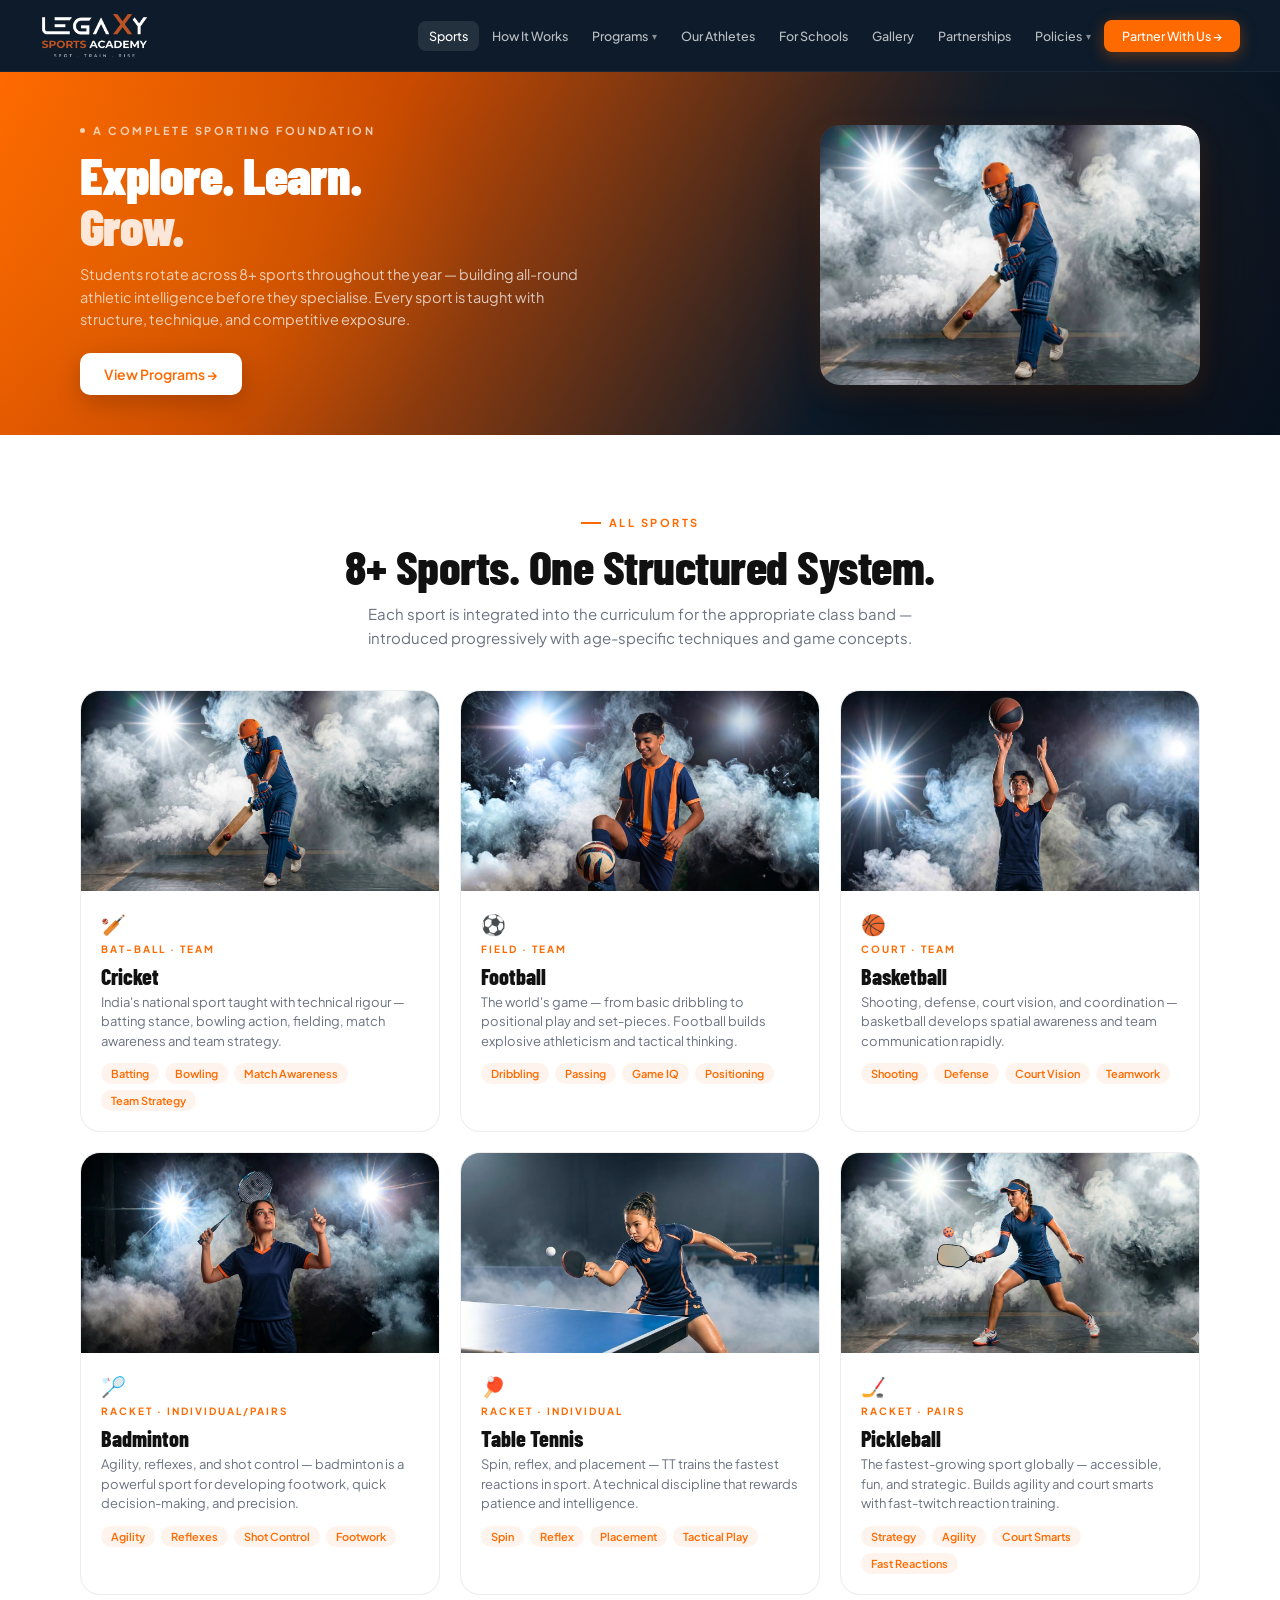
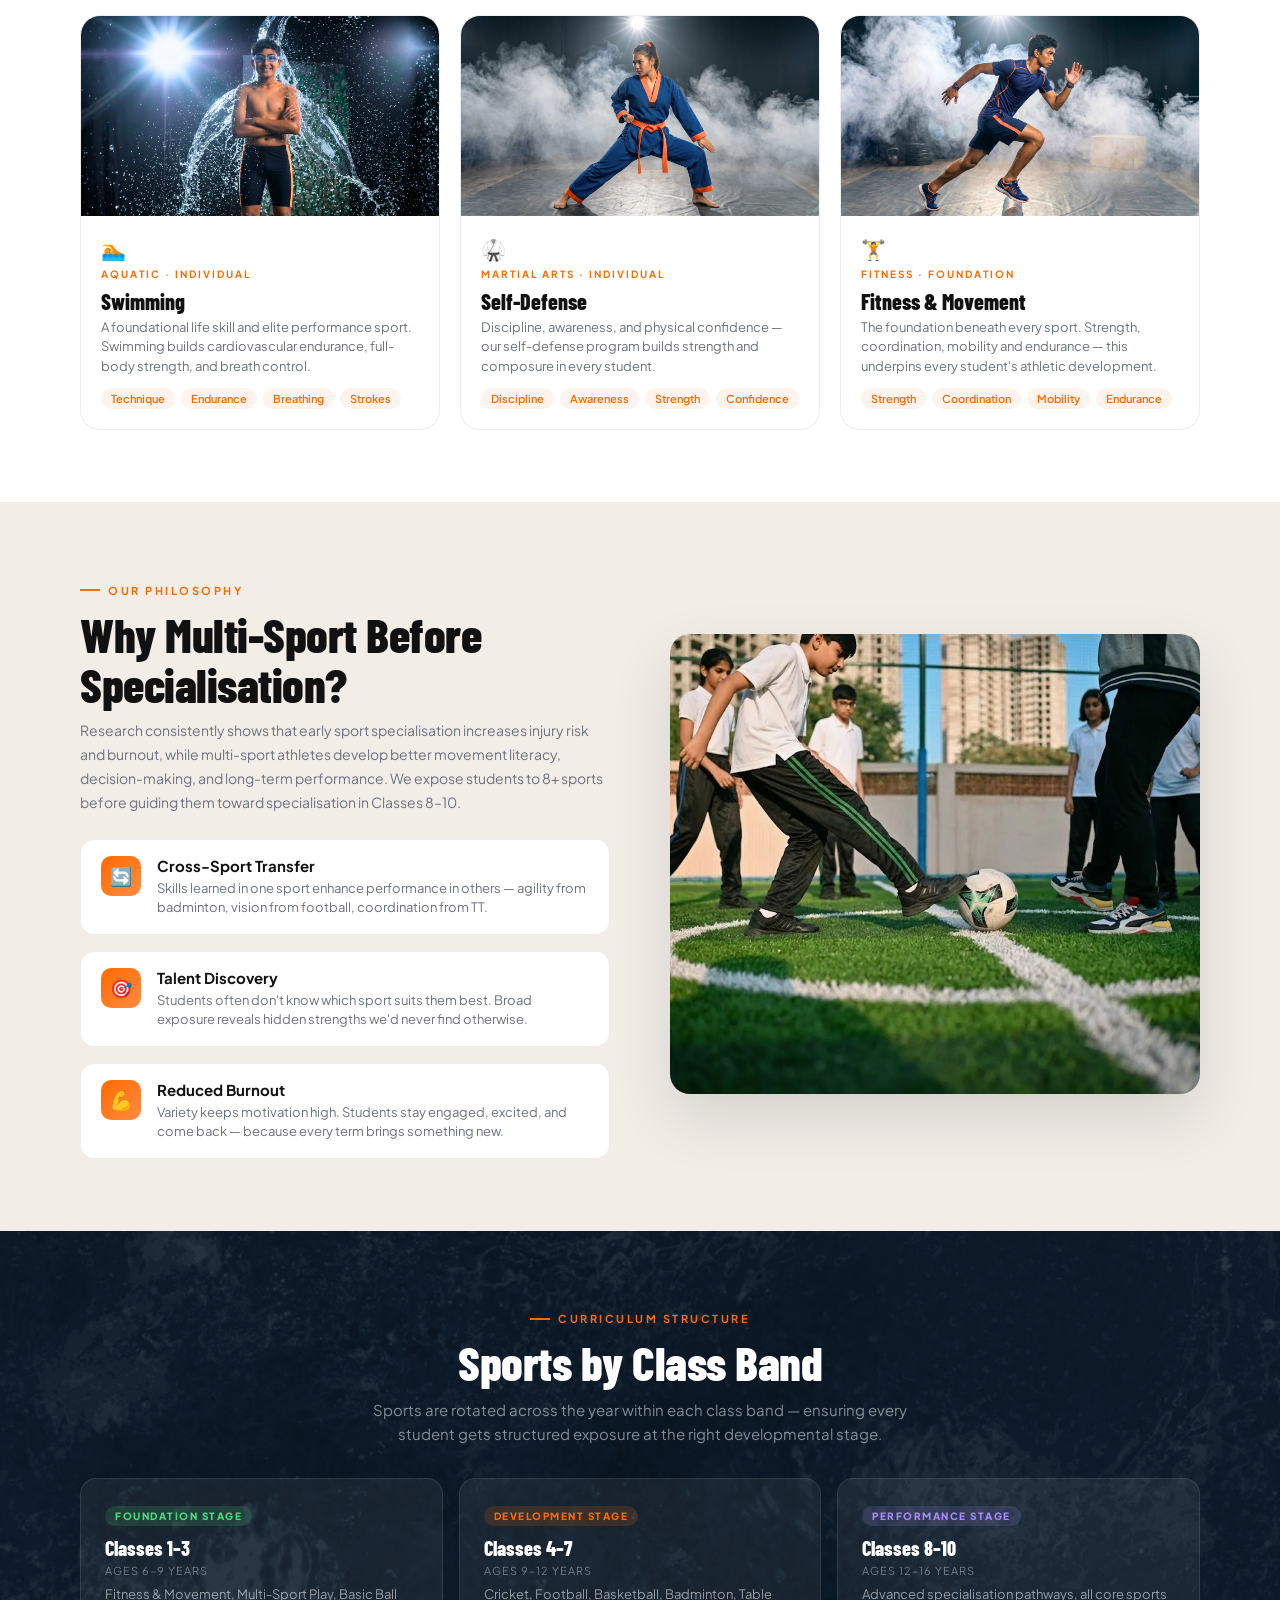
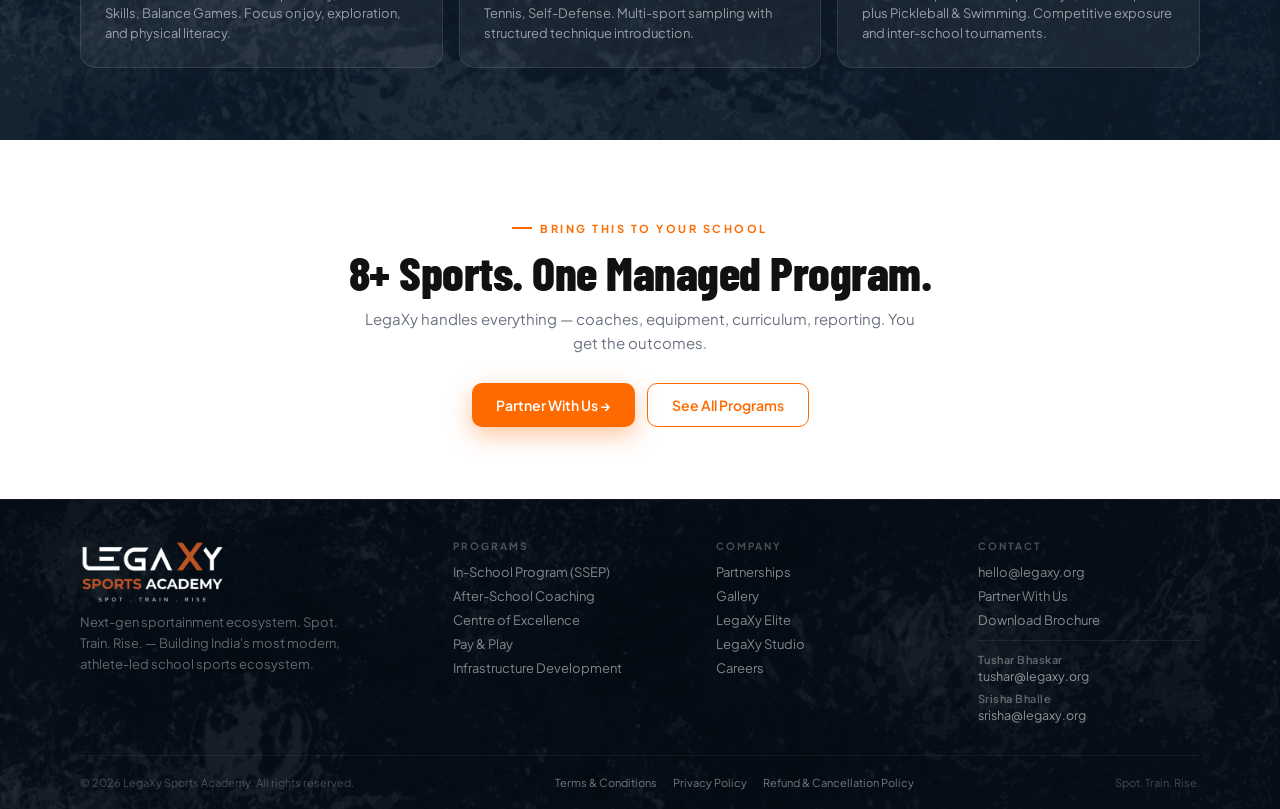
<file: sports.html>
<!DOCTYPE html>
<html lang="en">
<head>
<meta charset="UTF-8">
<meta name="viewport" content="width=device-width, initial-scale=1.0">
<title>Sports — LegaXy Sports Academy</title>
<link rel="preconnect" href="https://fonts.googleapis.com">
<link href="https://fonts.googleapis.com/css2?family=Barlow+Condensed:wght@600;700;800;900&family=Plus+Jakarta+Sans:wght@300;400;500;600;700&display=swap" rel="stylesheet">
<style>
/* ══════════════════════════════════════════════
   LegaXy Sports Academy — Shared Styles
   ══════════════════════════════════════════════ */

@import url('https://fonts.googleapis.com/css2?family=Barlow+Condensed:wght@600;700;800;900&family=Plus+Jakarta+Sans:wght@300;400;500;600;700&display=swap');

:root {
  --orange: #ff6a00;
  --navy: #0d1b2a;
  --cream: #faf8f5;
  --warm: #f2ede7;
  --text: #111;
  --muted: #6b7280;
  --border: rgba(0,0,0,0.07);
  --fd: 'Barlow Condensed', sans-serif;
  --fb: 'Plus Jakarta Sans', sans-serif;
}

*, *::before, *::after { margin: 0; padding: 0; box-sizing: border-box; }

html { scroll-behavior: smooth; scroll-padding-top: 72px; }

body {
  font-family: var(--fb);
  background: var(--cream);
  color: var(--text);
  overflow-x: hidden;
  padding-top: 72px;
}

/* ══════════ SCROLL BAR ══════════ */
#scrollBar { position: fixed; top: 0; left: 0; height: 3px; width: 0%; background: linear-gradient(90deg, var(--orange), #ffb347); z-index: 9999; pointer-events: none; }

/* ══════════ NAVBAR ══════════ */
.navbar { position: fixed; top: 0; left: 0; right: 0; z-index: 1000; height: 72px; padding: 0 40px; display: flex; align-items: center; background: var(--navy); border-bottom: 1px solid rgba(255,255,255,0.05); transition: box-shadow 0.4s; }
.navbar.scrolled { box-shadow: 0 4px 20px rgba(0,0,0,0.4); }
.nav-inner { max-width: 1280px; margin: 0 auto; width: 100%; display: flex; align-items: center; justify-content: space-between; }

/* ── Logo: dominant and premium ── */
.nav-logo { text-decoration: none; display: flex; align-items: center; }
.nav-logo img { height: 48px; width: auto; object-fit: contain; display: block; }

.nav-links { display: flex; align-items: center; gap: 2px; list-style: none; }
.nav-links > li { position: relative; }
.nav-links a { color: rgba(255,255,255,0.72); text-decoration: none; font-size: 12.5px; font-weight: 500; padding: 7px 11px; border-radius: 8px; transition: all 0.2s; white-space: nowrap; display: flex; align-items: center; gap: 4px; }
.nav-links a:hover, .nav-links a.active { color: white; background: rgba(255,255,255,0.09); }
.nav-links .nav-cta { background: var(--orange); color: white !important; padding: 8px 18px !important; box-shadow: 0 4px 16px rgba(255,106,0,0.35); border-radius: 8px; }
.nav-links .nav-cta:hover { background: #ff7d1a; transform: translateY(-1px); }
.menu-toggle { display: none; background: none; border: none; color: white; font-size: 28px; cursor: pointer; padding: 5px; }

/* ══════════ PROGRAMS DROPDOWN ══════════ */
.nav-arrow { font-size: 10px; opacity: 0.7; transition: transform 0.25s; }
.nav-dropdown.open .nav-arrow { transform: rotate(180deg); }

.nav-dropdown-menu {
  position: absolute;
  top: calc(100% + 8px);
  left: 0;
  background: var(--navy);
  border: 1px solid rgba(255,255,255,0.1);
  border-radius: 12px;
  padding: 6px;
  list-style: none;
  min-width: 210px;
  box-shadow: 0 16px 40px rgba(0,0,0,0.4);
  opacity: 0;
  visibility: hidden;
  transform: translateY(-8px);
  transition: opacity 0.22s ease, transform 0.22s ease, visibility 0.22s;
  z-index: 100;
}
.nav-dropdown.open .nav-dropdown-menu {
  opacity: 1;
  visibility: visible;
  transform: translateY(0);
}
.nav-dropdown-menu li a {
  display: block;
  padding: 9px 14px;
  font-size: 13px;
  color: rgba(255,255,255,0.7);
  border-radius: 8px;
  background: none;
  transition: all 0.15s;
}
.nav-dropdown-menu li a:hover {
  color: white;
  background: rgba(255,255,255,0.08);
}

/* ══════════ MOBILE MENU ══════════ */
.mobile-menu { position: fixed; top: 0; right: -100%; width: 100%; height: 100vh; background: rgba(13,27,42,0.98); z-index: 2000; display: flex; flex-direction: column; align-items: center; justify-content: center; transition: right 0.4s cubic-bezier(0.4,0,0.2,1); }
.mobile-menu.open { right: 0; }
.menu-close { position: absolute; top: 20px; right: 24px; background: none; border: none; color: white; font-size: 32px; cursor: pointer; padding: 10px; }
.mobile-nav-links { list-style: none; text-align: center; display: flex; flex-direction: column; gap: 20px; }
.mobile-nav-links a { color: white; font-size: 20px; text-decoration: none; font-family: var(--fd); letter-spacing: 1.5px; text-transform: uppercase; transition: color 0.2s; }
.mobile-nav-links a:hover { color: var(--orange); }
.mobile-nav-links .nav-cta { color: var(--orange); font-weight: 800; margin-top: 10px; display: inline-block; }

/* ══════════ GLASS OVERLAY ══════════ */
.glass-overlay { position: absolute; inset: 0; z-index: 1; pointer-events: none; background-image: url('glass-texture-alpha.webp'); background-size: cover; background-position: center;  }

/* ══════════ SHARED LAYOUT ══════════ */
.container { max-width: 1200px; margin: 0 auto; padding: 0 40px; width: 100%; position: relative; z-index: 2; }
.section-tag { display: inline-flex; align-items: center; gap: 8px; font-size: 11px; font-weight: 700; letter-spacing: 2.5px; text-transform: uppercase; color: var(--orange); margin-bottom: 12px; }
.tag-line { width: 20px; height: 2px; background: var(--orange); display: inline-block; }
.section-h2 { font-family: var(--fd); font-size: clamp(32px,4vw,48px); font-weight: 800; line-height: 1.05; letter-spacing: -0.5px; margin-bottom: 10px; }
.section-sub { font-size: 15px; color: var(--muted); line-height: 1.6; max-width: 560px; }
.reveal { opacity: 0; transform: translateY(20px); transition: opacity 0.7s ease, transform 0.7s ease; }
.reveal.visible { opacity: 1; transform: translateY(0); }
.rd1 { transition-delay: 0.08s; }
.rd2 { transition-delay: 0.16s; }
.rd3 { transition-delay: 0.24s; }
.rd4 { transition-delay: 0.32s; }

/* ══════════ BUTTONS ══════════ */
.btn { display: inline-flex; align-items: center; gap: 8px; padding: 12px 24px; border-radius: 10px; font-size: 14px; font-weight: 600; cursor: pointer; border: none; transition: all 0.25s ease; text-decoration: none; font-family: var(--fb); position: relative; overflow: hidden; }
.btn::after { content: ''; position: absolute; inset: 0; background: linear-gradient(120deg, transparent, rgba(255,255,255,0.2), transparent); transform: translateX(-100%); transition: 0.55s; }
.btn:hover::after { transform: translateX(100%); }
.btn-primary { background: white; color: var(--orange); box-shadow: 0 8px 24px rgba(0,0,0,0.2); }
.btn-primary:hover { transform: translateY(-2px); box-shadow: 0 14px 36px rgba(0,0,0,0.3); }
.btn-orange { background: var(--orange); color: white; box-shadow: 0 8px 24px rgba(255,106,0,0.38); }
.btn-orange:hover { background: #ff7a1a; transform: translateY(-2px); box-shadow: 0 14px 36px rgba(255,106,0,0.48); }
.btn-outline { background: transparent; color: var(--orange); border: 1.5px solid var(--orange); }
.btn-outline:hover { background: rgba(255,106,0,0.07); transform: translateY(-2px); }
.btn-outline-w { background: transparent; color: white; border: 1.5px solid rgba(255,255,255,0.28); }
.btn-outline-w:hover { background: rgba(255,255,255,0.09); transform: translateY(-2px); }
.btn-glass { background: rgba(255,255,255,0.16); color: white; border: 1px solid rgba(255,255,255,0.28); }
.btn-glass:hover { background: rgba(255,255,255,0.2); transform: translateY(-2px); }

/* ══════════ PAGE HERO (sub-pages) ══════════
   Compact: users see content below without scrolling
   ══════════════════════════════════════════════ */
.page-hero {
  background: linear-gradient(120deg, #ff6a00 0%, #c94a00 28%, #0d1b2a 68%, #08111e 100%);
  color: white;
  padding: 44px 0 40px;        /* was 80px / 60px */
  position: relative;
  overflow: hidden;
}
.page-hero::before { content: ''; position: absolute; inset: 0; z-index: 0; pointer-events: none; background-image: url("data:image/svg+xml,%3Csvg xmlns='http://www.w3.org/2000/svg' width='300' height='300'%3E%3Cfilter id='n'%3E%3CfeTurbulence type='fractalNoise' baseFrequency='0.9' numOctaves='4' stitchTiles='stitch'/%3E%3C/filter%3E%3Crect width='300' height='300' filter='url(%23n)' opacity='1'/%3E%3C/svg%3E"); opacity: 0.055; mix-blend-mode: overlay; }
.page-hero-orb { position: absolute; top: -20%; left: -10%; width: 50%; height: 140%; background: radial-gradient(ellipse, rgba(255,140,0,0.2) 0%, transparent 65%); z-index: 0; pointer-events: none; }
.page-hero-orb2 { position: absolute; top: -30%; right: -5%; width: 40%; height: 160%; background: radial-gradient(ellipse, rgba(255,106,0,0.08) 0%, transparent 65%); z-index: 0; pointer-events: none; }

/* ── Hero inner layout: left text + right image ── */
.page-hero .container { position: relative; z-index: 2; display: flex; align-items: center; gap: 40px; }
.page-hero-content { flex: 1; min-width: 0; }
.page-hero-visual { flex: 0 0 380px; display: flex; justify-content: flex-end; }

/* ── Hero image placeholder ── */
.page-hero-img {
  width: 100%;
  max-width: 380px;
  height: 260px;
  border-radius: 20px;
  overflow: hidden;
  position: relative;
  box-shadow: 0 32px 80px rgba(0,0,0,0.4), 0 8px 24px rgba(255,106,0,0.15);
}
.page-hero-img img {
  width: 100%;
  height: 100%;
  object-fit: cover;
  display: block;
  border-radius: 20px;
  /* Replace src attribute to swap image */
}
.page-hero-img-placeholder {
  width: 100%;
  height: 100%;
  background: linear-gradient(135deg, rgba(255,106,0,0.25) 0%, rgba(13,27,42,0.6) 100%);
  display: flex;
  flex-direction: column;
  align-items: center;
  justify-content: center;
  gap: 10px;
  border-radius: 20px;
  border: 1px solid rgba(255,255,255,0.12);
}
.page-hero-img-placeholder .ph-icon { font-size: 48px; opacity: 0.7; }
.page-hero-img-placeholder .ph-label { font-size: 12px; font-weight: 600; letter-spacing: 1.5px; text-transform: uppercase; color: rgba(255,255,255,0.5); }
/* Shimmer border on image */
.page-hero-img::before {
  content: '';
  position: absolute;
  inset: -1px;
  border-radius: 21px;
  z-index: 2;
  pointer-events: none;
  background: linear-gradient(140deg, rgba(255,255,255,0.22) 0%, rgba(255,106,0,0.12) 50%, rgba(255,255,255,0.04) 100%);
  -webkit-mask: linear-gradient(#fff 0 0) content-box, linear-gradient(#fff 0 0);
  -webkit-mask-composite: xor;
  mask-composite: exclude;
  padding: 1px;
}

/* ── Breadcrumb: HIDDEN everywhere ── */
.page-hero-breadcrumb { display: none !important; }

.page-hero-eyebrow { display: inline-flex; align-items: center; gap: 8px; font-size: 11px; font-weight: 700; letter-spacing: 2.5px; text-transform: uppercase; color: rgba(255,255,255,0.7); margin-bottom: 12px; }
.page-hero-eyebrow .dot { width: 5px; height: 5px; border-radius: 50%; background: rgba(255,255,255,0.7); }

/* Smaller h1 than before (was clamp 40–72px) */
.page-hero h1 { font-family: var(--fd); font-size: clamp(34px,4vw,58px); font-weight: 900; line-height: 1.0; letter-spacing: -1px; margin-bottom: 12px; }
.page-hero h1 em { color: rgba(255,255,255,0.85); font-style: normal; }
.page-hero-sub { font-size: 14.5px; color: rgba(255,255,255,0.72); line-height: 1.55; max-width: 520px; margin-bottom: 22px; }

/* ══════════ PAGE SECTIONS ══════════ */
.page-section { padding: 72px 0; }
.page-section.alt { background: white; }
.page-section.navy { background: var(--navy); position: relative; overflow: hidden; }
.page-section.warm { background: var(--warm); }

/* ══════════ PROG BADGES ══════════ */
.prog-badge { display: inline-block; font-size: 9.5px; font-weight: 700; letter-spacing: 1px; text-transform: uppercase; padding: 4px 8px; border-radius: 6px; margin-bottom: 10px; }
.inschool-badge { background: rgba(74,222,128,0.15); color: #4ade80; }
.afterschool-badge { background: rgba(255,106,0,0.15); color: var(--orange); }
.coe-badge { background: rgba(167,139,250,0.15); color: #a78bfa; }
.infra-badge { background: rgba(56,189,248,0.15); color: #38bdf8; }

/* ══════════ FOOTER ══════════ */
.footer { background: #060e18; padding: 40px 0 20px; border-top: 1px solid rgba(255,255,255,0.05); position: relative; overflow: hidden; }
.footer-inner { display: grid; grid-template-columns: 1.5fr 1fr 1fr 1fr; gap: 40px; margin-bottom: 32px; }
.footer-brand .footer-logo { height: 64px; width: auto; object-fit: contain; display: block; margin-bottom: 8px; }
.footer-brand p { font-size: 13px; color: rgba(255,255,255,0.38); line-height: 1.6; max-width: 260px; }
.footer-col h5 { font-size: 10px; font-weight: 700; letter-spacing: 2px; text-transform: uppercase; color: rgba(255,255,255,0.28); margin-bottom: 12px; }
.footer-col a { display: block; color: rgba(255,255,255,0.5); text-decoration: none; font-size: 13px; margin-bottom: 8px; transition: color 0.2s; }
.footer-col a:hover { color: white; }
.footer-contacts { margin-top: 12px; padding-top: 12px; border-top: 1px solid rgba(255,255,255,0.07); display: flex; flex-direction: column; gap: 8px; }
.footer-contact-row { display: flex; flex-direction: column; gap: 2px; }
.footer-contact-name { font-size: 11px; color: rgba(255,255,255,0.35); font-weight: 600; letter-spacing: 0.5px; }
.footer-contact-row a { font-size: 12.5px; color: rgba(255,255,255,0.55); margin-bottom: 0; }
.footer-bottom { border-top: 1px solid rgba(255,255,255,0.05); padding-top: 20px; display: flex; justify-content: space-between; align-items: center; }
.footer-bottom p { font-size: 11px; color: rgba(255,255,255,0.25); }

/* ══════════ ANIMATIONS ══════════ */
@keyframes fadeSlide { from { opacity: 0; transform: translateY(12px); } to { opacity: 1; transform: translateY(0); } }
@keyframes hb1 { 0%,100%{transform:translateY(0)} 50%{transform:translateY(-10px)} }
@keyframes hb2 { 0%,100%{transform:translateY(0)} 50%{transform:translateY(10px)} }

/* ══════════ RESPONSIVE ══════════ */
@media (max-width: 1100px) {
  .page-hero-visual { flex: 0 0 280px; }
  .page-hero-img { max-width: 280px; height: 200px; }
}
@media (max-width: 1024px) {
  .footer-inner { grid-template-columns: 1fr 1fr; }
}
@media (max-width: 860px) {
  .page-hero .container { flex-direction: column; gap: 20px; }
  .page-hero-visual { flex: none; width: 100%; }
  .page-hero-img { max-width: 100%; height: 180px; }
}
@media (max-width: 768px) {
  html { scroll-padding-top: 60px; }
  body { padding-top: 68px; }
  .navbar { height: 68px; padding: 0 16px; }
  .nav-logo img { height: 48px; }
  .nav-links { display: none; }
  .menu-toggle { display: block; }
  .container { padding: 0 16px; }
  .page-hero { padding: 32px 0 28px; }
  .page-hero h1 { font-size: 32px; }
  .page-hero-sub { font-size: 13.5px; }
  .page-section { padding: 48px 0; }
  .footer { padding: 30px 0 20px; }
  .footer-inner { grid-template-columns: 1fr; gap: 24px; text-align: center; }
  .footer-brand .footer-logo { margin: 0 auto 8px; }
  .footer-brand p { margin: 0 auto; }
  .footer-bottom { flex-direction: column; gap: 8px; text-align: center; }
  .footer-contacts { align-items: center; }
}

.page-hero::before{display:none;}
</style>
<style>
/* ══ SPORTS GRID ══ */
.sports-grid { display: grid; grid-template-columns: repeat(3, 1fr); gap: 20px; margin-top: 40px; }
.sport-card { background: white; border-radius: 20px; overflow: hidden; border: 1px solid var(--border); transition: all 0.35s; cursor: pointer; position: relative; }
.sport-card:hover { transform: translateY(-8px); box-shadow: 0 24px 56px rgba(0,0,0,0.12); border-color: transparent; }
.sport-card-img { width: 100%; height: 200px; object-fit: cover; display: block; transition: transform 0.5s ease; }
.sport-card:hover .sport-card-img { transform: scale(1.06); }
.sport-card-img-wrap { overflow: hidden; }
.sport-card-body { padding: 20px; }
.sport-emoji { font-size: 20px; margin-bottom: 6px; display: block; }
.sport-card h3 { font-family: var(--fd); font-size: 22px; font-weight: 800; margin-bottom: 4px; }
.sport-card .sport-tag { font-size: 10px; font-weight: 700; letter-spacing: 2px; text-transform: uppercase; color: var(--orange); display: block; margin-bottom: 8px; }
.sport-card p { font-size: 13px; color: var(--muted); line-height: 1.5; margin-bottom: 12px; }
.sport-skills { display: flex; flex-wrap: wrap; gap: 6px; }
.sport-skill { font-size: 11px; padding: 4px 10px; background: rgba(255,106,0,0.07); border-radius: 100px; color: var(--orange); font-weight: 600; }

/* ══ PHILOSOPHY ══ */
.philosophy-layout { display: grid; grid-template-columns: 1fr 1fr; gap: 60px; align-items: center; }
.philosophy-list { display: flex; flex-direction: column; gap: 16px; margin-top: 24px; }
.phil-item { display: flex; align-items: flex-start; gap: 16px; padding: 16px 20px; background: white; border-radius: 14px; border: 1px solid var(--border); transition: all 0.3s; }
.phil-item:hover { box-shadow: 0 8px 24px rgba(0,0,0,0.06); border-color: rgba(255,106,0,0.2); }
.phil-icon { width: 40px; height: 40px; background: linear-gradient(135deg, var(--orange), #ff8c42); border-radius: 10px; display: flex; align-items: center; justify-content: center; font-size: 18px; flex-shrink: 0; }
.phil-item h4 { font-size: 15px; font-weight: 700; margin-bottom: 4px; }
.phil-item p { font-size: 13px; color: var(--muted); line-height: 1.5; }

/* ══ ROTATION CYCLE ══ */
.rotation-grid { display: grid; grid-template-columns: repeat(3, 1fr); gap: 16px; margin-top: 32px; }
.rotation-card { background: rgba(255,255,255,0.06); border: 1px solid rgba(255,255,255,0.1); border-radius: 16px; padding: 24px; transition: all 0.3s; }
.rotation-card:hover { background: rgba(255,255,255,0.1); border-color: rgba(255,106,0,0.3); transform: translateY(-4px); }
.rotation-badge { font-size: 10px; font-weight: 800; letter-spacing: 1.5px; text-transform: uppercase; padding: 4px 10px; border-radius: 100px; display: inline-block; margin-bottom: 10px; }
.rotation-card h4 { font-family: var(--fd); font-size: 20px; font-weight: 800; color: white; margin-bottom: 4px; }
.rotation-card .classes { font-size: 11px; color: rgba(255,255,255,0.4); letter-spacing: 1px; text-transform: uppercase; margin-bottom: 8px; display: block; }
.rotation-card p { font-size: 13px; color: rgba(255,255,255,0.55); line-height: 1.5; }

@media (max-width: 1024px) {
  .sports-grid { grid-template-columns: 1fr 1fr; }
  .philosophy-layout { grid-template-columns: 1fr; gap: 32px; }
  .rotation-grid { grid-template-columns: 1fr 1fr; }
}
@media (max-width: 768px) {
  .sports-grid { grid-template-columns: 1fr; }
  .rotation-grid { grid-template-columns: 1fr; }
}
</style>
</head>
<body>

<section class="page-hero">
  <div class="page-hero-orb"></div>
  <div class="page-hero-orb2"></div>
  <div class="container">
    <div class="page-hero-content">
    <div class="page-hero-eyebrow"><span class="dot"></span> A Complete Sporting Foundation</div>
    <h1>Explore. Learn.<br><em>Grow.</em></h1>
    <p class="page-hero-sub">Students rotate across 8+ sports throughout the year — building all-round athletic intelligence before they specialise. Every sport is taught with structure, technique, and competitive exposure.</p>
    <a href="programs.html" class="btn btn-primary">View Programs →</a>
    </div>
    <div class="page-hero-visual">
      <div class="page-hero-img">
        <img decoding="async" src="cpf_cricket.webp" alt="LegaXy Sports" onerror="this.parentElement.innerHTML='&lt;div class=&quot;page-hero-img-placeholder&quot;&gt;&lt;span class=&quot;ph-icon&quot;&gt;⚽&lt;/span&gt;&lt;span class=&quot;ph-label&quot;&gt;Sports&lt;/span&gt;&lt;/div&gt;'">
      </div>
    </div>
  </div>
</section>

<!-- SPORTS GRID -->
<section class="page-section alt">
  <div class="container">
    <div class="reveal" style="text-align:center;">
      <div class="section-tag" style="justify-content:center;"><span class="tag-line"></span> All Sports</div>
      <h2 class="section-h2">8+ Sports. One Structured System.</h2>
      <p class="section-sub" style="margin:0 auto;">Each sport is integrated into the curriculum for the appropriate class band — introduced progressively with age-specific techniques and game concepts.</p>
    </div>
    <div class="sports-grid">
      <div class="sport-card reveal rd1">
        <div class="sport-card-img-wrap"><img loading="lazy" decoding="async" class="sport-card-img" src="cpf_cricket.webp" alt="Cricket"></div>
        <div class="sport-card-body">
          <span class="sport-emoji">🏏</span>
          <span class="sport-tag">Bat-Ball · Team</span>
          <h3>Cricket</h3>
          <p>India's national sport taught with technical rigour — batting stance, bowling action, fielding, match awareness and team strategy.</p>
          <div class="sport-skills"><span class="sport-skill">Batting</span><span class="sport-skill">Bowling</span><span class="sport-skill">Match Awareness</span><span class="sport-skill">Team Strategy</span></div>
        </div>
      </div>
      <div class="sport-card reveal rd2">
        <div class="sport-card-img-wrap"><img loading="lazy" decoding="async" class="sport-card-img" src="cpf_football.webp" alt="Football"></div>
        <div class="sport-card-body">
          <span class="sport-emoji">⚽</span>
          <span class="sport-tag">Field · Team</span>
          <h3>Football</h3>
          <p>The world's game — from basic dribbling to positional play and set-pieces. Football builds explosive athleticism and tactical thinking.</p>
          <div class="sport-skills"><span class="sport-skill">Dribbling</span><span class="sport-skill">Passing</span><span class="sport-skill">Game IQ</span><span class="sport-skill">Positioning</span></div>
        </div>
      </div>
      <div class="sport-card reveal rd3">
        <div class="sport-card-img-wrap"><img loading="lazy" decoding="async" class="sport-card-img" src="cpf_basketball.webp" alt="Basketball"></div>
        <div class="sport-card-body">
          <span class="sport-emoji">🏀</span>
          <span class="sport-tag">Court · Team</span>
          <h3>Basketball</h3>
          <p>Shooting, defense, court vision, and coordination — basketball develops spatial awareness and team communication rapidly.</p>
          <div class="sport-skills"><span class="sport-skill">Shooting</span><span class="sport-skill">Defense</span><span class="sport-skill">Court Vision</span><span class="sport-skill">Teamwork</span></div>
        </div>
      </div>
      <div class="sport-card reveal rd1">
        <div class="sport-card-img-wrap"><img loading="lazy" decoding="async" class="sport-card-img" src="cpf_badminton.webp" alt="Badminton"></div>
        <div class="sport-card-body">
          <span class="sport-emoji">🏸</span>
          <span class="sport-tag">Racket · Individual/Pairs</span>
          <h3>Badminton</h3>
          <p>Agility, reflexes, and shot control — badminton is a powerful sport for developing footwork, quick decision-making, and precision.</p>
          <div class="sport-skills"><span class="sport-skill">Agility</span><span class="sport-skill">Reflexes</span><span class="sport-skill">Shot Control</span><span class="sport-skill">Footwork</span></div>
        </div>
      </div>
      <div class="sport-card reveal rd2">
        <div class="sport-card-img-wrap"><img loading="lazy" decoding="async" class="sport-card-img" src="cpf_TT.webp" alt="Table Tennis"></div>
        <div class="sport-card-body">
          <span class="sport-emoji">🏓</span>
          <span class="sport-tag">Racket · Individual</span>
          <h3>Table Tennis</h3>
          <p>Spin, reflex, and placement — TT trains the fastest reactions in sport. A technical discipline that rewards patience and intelligence.</p>
          <div class="sport-skills"><span class="sport-skill">Spin</span><span class="sport-skill">Reflex</span><span class="sport-skill">Placement</span><span class="sport-skill">Tactical Play</span></div>
        </div>
      </div>
      <div class="sport-card reveal rd3">
        <div class="sport-card-img-wrap"><img loading="lazy" decoding="async" class="sport-card-img" src="cpf_pickleball.webp" alt="Pickleball"></div>
        <div class="sport-card-body">
          <span class="sport-emoji">🏒</span>
          <span class="sport-tag">Racket · Pairs</span>
          <h3>Pickleball</h3>
          <p>The fastest-growing sport globally — accessible, fun, and strategic. Builds agility and court smarts with fast-twitch reaction training.</p>
          <div class="sport-skills"><span class="sport-skill">Strategy</span><span class="sport-skill">Agility</span><span class="sport-skill">Court Smarts</span><span class="sport-skill">Fast Reactions</span></div>
        </div>
      </div>
      <div class="sport-card reveal rd1">
        <div class="sport-card-img-wrap"><img loading="lazy" decoding="async" class="sport-card-img" src="cpf_swimming.webp" alt="Swimming"></div>
        <div class="sport-card-body">
          <span class="sport-emoji">🏊</span>
          <span class="sport-tag">Aquatic · Individual</span>
          <h3>Swimming</h3>
          <p>A foundational life skill and elite performance sport. Swimming builds cardiovascular endurance, full-body strength, and breath control.</p>
          <div class="sport-skills"><span class="sport-skill">Technique</span><span class="sport-skill">Endurance</span><span class="sport-skill">Breathing</span><span class="sport-skill">Strokes</span></div>
        </div>
      </div>
      <div class="sport-card reveal rd2">
        <div class="sport-card-img-wrap"><img loading="lazy" decoding="async" class="sport-card-img" src="cpf_selfdef.webp" alt="Self Defence"></div>
        <div class="sport-card-body">
          <span class="sport-emoji">🥋</span>
          <span class="sport-tag">Martial Arts · Individual</span>
          <h3>Self-Defense</h3>
          <p>Discipline, awareness, and physical confidence — our self-defense program builds strength and composure in every student.</p>
          <div class="sport-skills"><span class="sport-skill">Discipline</span><span class="sport-skill">Awareness</span><span class="sport-skill">Strength</span><span class="sport-skill">Confidence</span></div>
        </div>
      </div>
      <div class="sport-card reveal rd3">
        <div class="sport-card-img-wrap"><img loading="lazy" decoding="async" class="sport-card-img" src="cpf_movement.webp" alt="Fitness & Movement"></div>
        <div class="sport-card-body">
          <span class="sport-emoji">🏋️</span>
          <span class="sport-tag">Fitness · Foundation</span>
          <h3>Fitness & Movement</h3>
          <p>The foundation beneath every sport. Strength, coordination, mobility and endurance — this underpins every student's athletic development.</p>
          <div class="sport-skills"><span class="sport-skill">Strength</span><span class="sport-skill">Coordination</span><span class="sport-skill">Mobility</span><span class="sport-skill">Endurance</span></div>
        </div>
      </div>
    </div>
  </div>
</section>

<!-- PHILOSOPHY -->
<section class="page-section warm">
  <div class="container">
    <div class="philosophy-layout">
      <div class="reveal">
        <div class="section-tag"><span class="tag-line"></span> Our Philosophy</div>
        <h2 class="section-h2">Why Multi-Sport Before Specialisation?</h2>
        <p style="font-size:14px;color:var(--muted);line-height:1.7;margin-bottom:20px;">Research consistently shows that early sport specialisation increases injury risk and burnout, while multi-sport athletes develop better movement literacy, decision-making, and long-term performance. We expose students to 8+ sports before guiding them toward specialisation in Classes 8–10.</p>
        <div class="philosophy-list">
          <div class="phil-item">
            <div class="phil-icon">🔄</div>
            <div><h4>Cross-Sport Transfer</h4><p>Skills learned in one sport enhance performance in others — agility from badminton, vision from football, coordination from TT.</p></div>
          </div>
          <div class="phil-item">
            <div class="phil-icon">🎯</div>
            <div><h4>Talent Discovery</h4><p>Students often don't know which sport suits them best. Broad exposure reveals hidden strengths we'd never find otherwise.</p></div>
          </div>
          <div class="phil-item">
            <div class="phil-icon">💪</div>
            <div><h4>Reduced Burnout</h4><p>Variety keeps motivation high. Students stay engaged, excited, and come back — because every term brings something new.</p></div>
          </div>
        </div>
      </div>
      <div class="reveal rd2">
        <img decoding="async" src="hero-img.webp" alt="Multi-sport exposure" style="width:100%;border-radius:20px;object-fit:cover;height:460px;box-shadow:0 24px 60px rgba(0,0,0,0.12);">
      </div>
    </div>
  </div>
</section>

<!-- ROTATION CYCLES -->
<section class="page-section" style="background:var(--navy);position:relative;overflow:hidden;">
  <div class="glass-overlay"></div>
  <div class="container">
    <div class="reveal" style="text-align:center;margin-bottom:8px;">
      <div class="section-tag" style="justify-content:center;"><span class="tag-line"></span> Curriculum Structure</div>
      <h2 class="section-h2" style="color:white;">Sports by Class Band</h2>
      <p class="section-sub" style="color:rgba(255,255,255,0.5);margin:0 auto;">Sports are rotated across the year within each class band — ensuring every student gets structured exposure at the right developmental stage.</p>
    </div>
    <div class="rotation-grid">
      <div class="rotation-card reveal rd1">
        <span class="rotation-badge" style="background:rgba(74,222,128,0.15);color:#4ade80;">Foundation Stage</span>
        <h4>Classes 1–3</h4>
        <span class="classes">Ages 6–9 Years</span>
        <p>Fitness & Movement, Multi-Sport Play, Basic Ball Skills, Balance Games. Focus on joy, exploration, and physical literacy.</p>
      </div>
      <div class="rotation-card reveal rd2">
        <span class="rotation-badge" style="background:rgba(255,106,0,0.15);color:var(--orange);">Development Stage</span>
        <h4>Classes 4–7</h4>
        <span class="classes">Ages 9–12 Years</span>
        <p>Cricket, Football, Basketball, Badminton, Table Tennis, Self-Defense. Multi-sport sampling with structured technique introduction.</p>
      </div>
      <div class="rotation-card reveal rd3">
        <span class="rotation-badge" style="background:rgba(167,139,250,0.15);color:#a78bfa;">Performance Stage</span>
        <h4>Classes 8–10</h4>
        <span class="classes">Ages 12–16 Years</span>
        <p>Advanced specialisation pathways, all core sports plus Pickleball & Swimming. Competitive exposure and inter-school tournaments.</p>
      </div>
    </div>
  </div>
</section>

<!-- CTA -->
<section class="page-section alt" style="text-align:center;">
  <div class="container">
    <div class="reveal">
      <div class="section-tag" style="justify-content:center;"><span class="tag-line"></span> Bring This to Your School</div>
      <h2 class="section-h2">8+ Sports. One Managed Program.</h2>
      <p class="section-sub" style="margin:0 auto 28px;">LegaXy handles everything — coaches, equipment, curriculum, reporting. You get the outcomes.</p>
      <div style="display:flex;gap:12px;justify-content:center;flex-wrap:wrap;">
        <a href="contact.html" class="btn btn-orange">Partner With Us →</a>
        <a href="programs.html" class="btn btn-outline">See All Programs</a>
      </div>
    </div>
  </div>
</section>

<script>
/* ══════════════════════════════════════════════
   LegaXy Sports Academy — Shared Components
   ══════════════════════════════════════════════ */

(function() {

  const path = window.location.pathname.split('/').pop() || 'index.html';

  const NAV_MAP = {
    'sports.html':       0,
    'how-it-works.html': 1,
    'programs.html':     2,
    'athletes.html':     3,
    'schools.html':      4,
    'gallery.html':      5,
    'partnerships.html': 6,
    'contact.html':      -1,
    'demo.html':         -1
  };

  const navHTML = `
<div id="scrollBar"></div>
<nav class="navbar" id="navbar">
  <div class="nav-inner">
    <a href="index.html" class="nav-logo">
      <img decoding="async" src="lsa-logo-white.webp" alt="LegaXy Sports Academy" id="navLogo">
    </a>
    <button class="menu-toggle" id="menuToggle">☰</button>
    <ul class="nav-links">
      <li><a href="sports.html">Sports</a></li>
      <li><a href="how-it-works.html">How It Works</a></li>
      <li class="nav-dropdown">
        <a href="programs.html" class="nav-dropdown-trigger">Programs <span class="nav-arrow">▾</span></a>
        <ul class="nav-dropdown-menu">
          <li><a href="programs.html#ssep">In-School Programs</a></li>
          <li><a href="programs.html#afterschool">After-School Programs</a></li>
          <li><a href="programs.html#coe">Centers of Excellence</a></li>
          <li><a href="programs.html#infra">Infrastructure & Consulting</a></li>
        </ul>
      </li>
      <li><a href="athletes.html">Our Athletes</a></li>
      <li><a href="schools.html">For Schools</a></li>
      <li><a href="gallery.html">Gallery</a></li>
      <li><a href="partnerships.html">Partnerships</a></li>
      <li class="nav-dropdown">
        <a href="terms-and-conditions.html" class="nav-dropdown-trigger">Policies <span class="nav-arrow">▾</span></a>
        <ul class="nav-dropdown-menu" style="left:auto;right:0;">
          <li><a href="terms-and-conditions.html">Terms &amp; Conditions</a></li>
          <li><a href="privacy-policy.html">Privacy Policy</a></li>
          <li><a href="refund-and-cancellation-policy.html">Refund &amp; Cancellation Policy</a></li>
        </ul>
      </li>
      <li><a href="contact.html" class="nav-cta">Partner With Us →</a></li>
    </ul>
  </div>
</nav>
<div class="mobile-menu" id="mobileMenu">
  <button class="menu-close" id="menuClose">✕</button>
  <ul class="mobile-nav-links">
    <li><a href="sports.html">Sports</a></li>
    <li><a href="how-it-works.html">How It Works</a></li>
    <li><a href="programs.html">Programs</a></li>
    <li><a href="athletes.html">Our Athletes</a></li>
    <li><a href="schools.html">For Schools</a></li>
    <li><a href="gallery.html">Gallery</a></li>
    <li><a href="partnerships.html">Partnerships</a></li>
    <li><a href="terms-and-conditions.html" style="font-size:14px;letter-spacing:1px;opacity:0.75;">Terms &amp; Conditions</a></li>
    <li><a href="privacy-policy.html" style="font-size:14px;letter-spacing:1px;opacity:0.75;">Privacy Policy</a></li>
    <li><a href="refund-and-cancellation-policy.html" style="font-size:14px;letter-spacing:1px;opacity:0.75;">Refund &amp; Cancellation Policy</a></li>
    <li><a href="contact.html" class="nav-cta">Partner With Us →</a></li>
  </ul>
</div>`;

  const footerHTML = `
<footer class="footer">
  <div class="glass-overlay"></div>
  <div class="container">
    <div class="footer-inner">
      <div class="footer-brand">
        <img decoding="async" src="lsa-logo-white.webp" alt="LegaXy Sports Academy" class="footer-logo">
        <p>Next-gen sportainment ecosystem. Spot. Train. Rise. — Building India's most modern, athlete-led school sports ecosystem.</p>
      </div>
      <div class="footer-col">
        <h5>Programs</h5>
        <a href="programs.html">In-School Program (SSEP)</a>
        <a href="programs.html">After-School Coaching</a>
        <a href="programs.html">Centre of Excellence</a>
        <a href="programs.html">Pay &amp; Play</a>
        <a href="programs.html">Infrastructure Development</a>
      </div>
      <div class="footer-col">
        <h5>Company</h5>
        <a href="partnerships.html">Partnerships</a>
        <a href="gallery.html">Gallery</a>
        <a href="#">LegaXy Elite</a>
        <a href="#">LegaXy Studio</a>
        <a href="#">Careers</a>
      </div>
      <div class="footer-col">
        <h5>Contact</h5>
        <a href="mailto:hello@legaxy.org">hello@legaxy.org</a>
        <a href="contact.html">Partner With Us</a>
        <a href="Deck_LSA.pdf" download>Download Brochure</a>
        <div class="footer-contacts">
          <div class="footer-contact-row">
            <span class="footer-contact-name">Tushar Bhaskar</span>
            <a href="mailto:tushar@legaxy.org">tushar@legaxy.org</a>
          </div>
          <div class="footer-contact-row">
            <span class="footer-contact-name">Srisha Bhalle</span>
            <a href="mailto:srisha@legaxy.org">srisha@legaxy.org</a>
          </div>
        </div>
      </div>
    </div>
    <div class="footer-bottom">
      <p>&copy; 2026 LegaXy Sports Academy. All rights reserved.</p>
<div style="display:flex;gap:16px;flex-wrap:wrap;justify-content:center;">
<a href="terms-and-conditions.html" style="color:rgba(255,255,255,0.45);text-decoration:none;font-size:11px;">Terms &amp; Conditions</a>
<a href="privacy-policy.html" style="color:rgba(255,255,255,0.45);text-decoration:none;font-size:11px;">Privacy Policy</a>
<a href="refund-and-cancellation-policy.html" style="color:rgba(255,255,255,0.45);text-decoration:none;font-size:11px;">Refund &amp; Cancellation Policy</a>
</div>
      <p>Spot. Train. Rise.</p>
    </div>
  </div>
</footer>`;

  document.body.insertAdjacentHTML('afterbegin', navHTML);
  document.body.insertAdjacentHTML('beforeend', footerHTML);

  // ── Active nav highlight ──
  const activeIdx = NAV_MAP[path];
  if (activeIdx !== undefined) {
    const links = document.querySelectorAll('.nav-links > li > a:not(.nav-cta)');
    if (links[activeIdx]) links[activeIdx].classList.add('active');
  }
  if (path === 'programs.html') {
    const dt = document.querySelector('.nav-dropdown-trigger');
    if (dt) dt.classList.add('active');
  }

  // ── Mobile menu toggle ──
  document.getElementById('menuToggle').addEventListener('click', () => {
    document.getElementById('mobileMenu').classList.add('open');
  });
  document.getElementById('menuClose').addEventListener('click', () => {
    document.getElementById('mobileMenu').classList.remove('open');
  });
  document.querySelectorAll('.mobile-nav-links a').forEach(link => {
    link.addEventListener('click', () => {
      document.getElementById('mobileMenu').classList.remove('open');
    });
  });

  // ── Programs dropdown ──
  document.querySelectorAll('.nav-dropdown').forEach(dropdownLi => {
    dropdownLi.addEventListener('mouseenter', () => dropdownLi.classList.add('open'));
    dropdownLi.addEventListener('mouseleave', () => dropdownLi.classList.remove('open'));
  });

  // ── Scroll progress & navbar shadow ──
  let scrollTick = false;
    function onScrollFrame() {
      scrollTick = false;
      const s = window.scrollY;
      const h = document.documentElement.scrollHeight - window.innerHeight;
      const bar = document.getElementById('scrollBar');
      if (bar) bar.style.width = (h > 0 ? Math.min(s / h, 1) * 100 : 0) + '%';
      document.getElementById('navbar').classList.toggle('scrolled', s > 60);
    }
    window.addEventListener('scroll', () => { if (!scrollTick) { scrollTick = true; requestAnimationFrame(onScrollFrame); } }, { passive: true });

  // ── Reveal on scroll ──
  const revObs = new IntersectionObserver(entries => {
    entries.forEach(e => { if (e.isIntersecting) e.target.classList.add('visible'); });
  }, { threshold: 0.1 });
  document.querySelectorAll('.reveal').forEach(el => revObs.observe(el));

})();

</script>
</body>
</html>
</file>
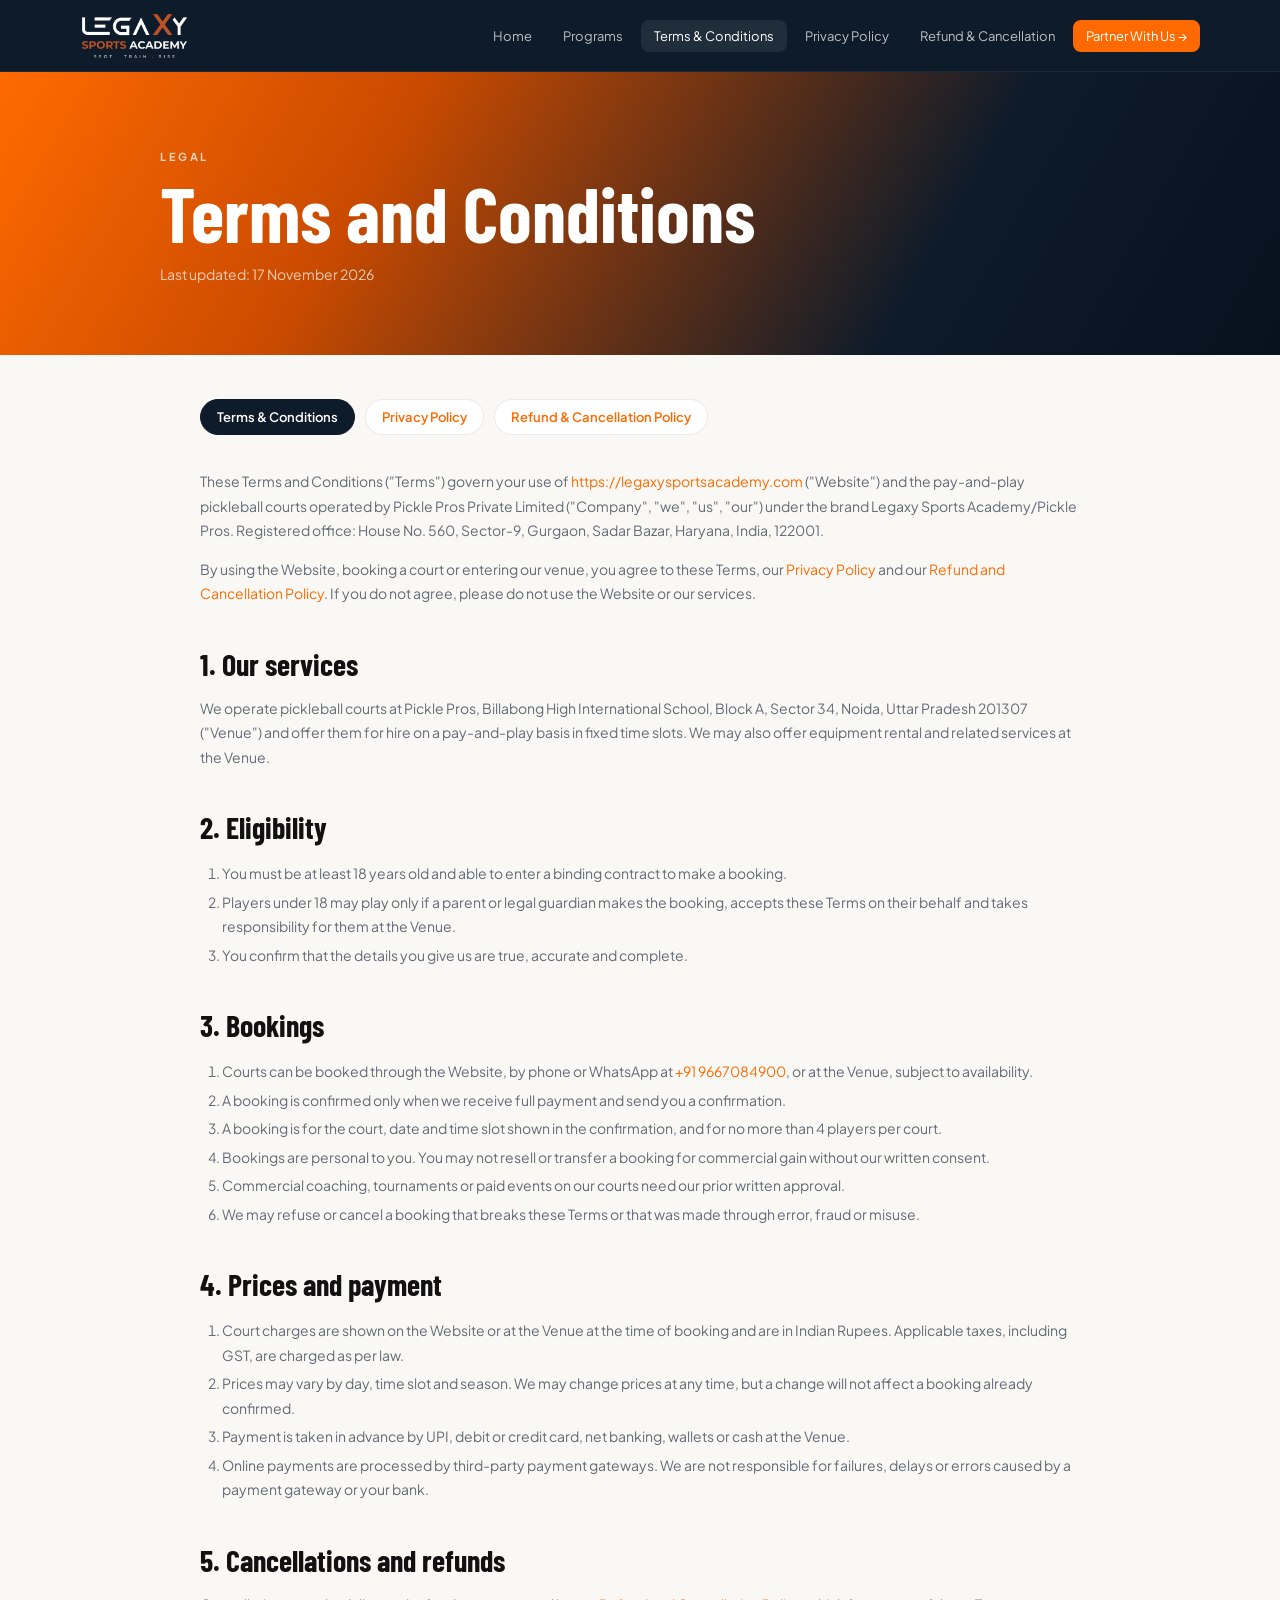
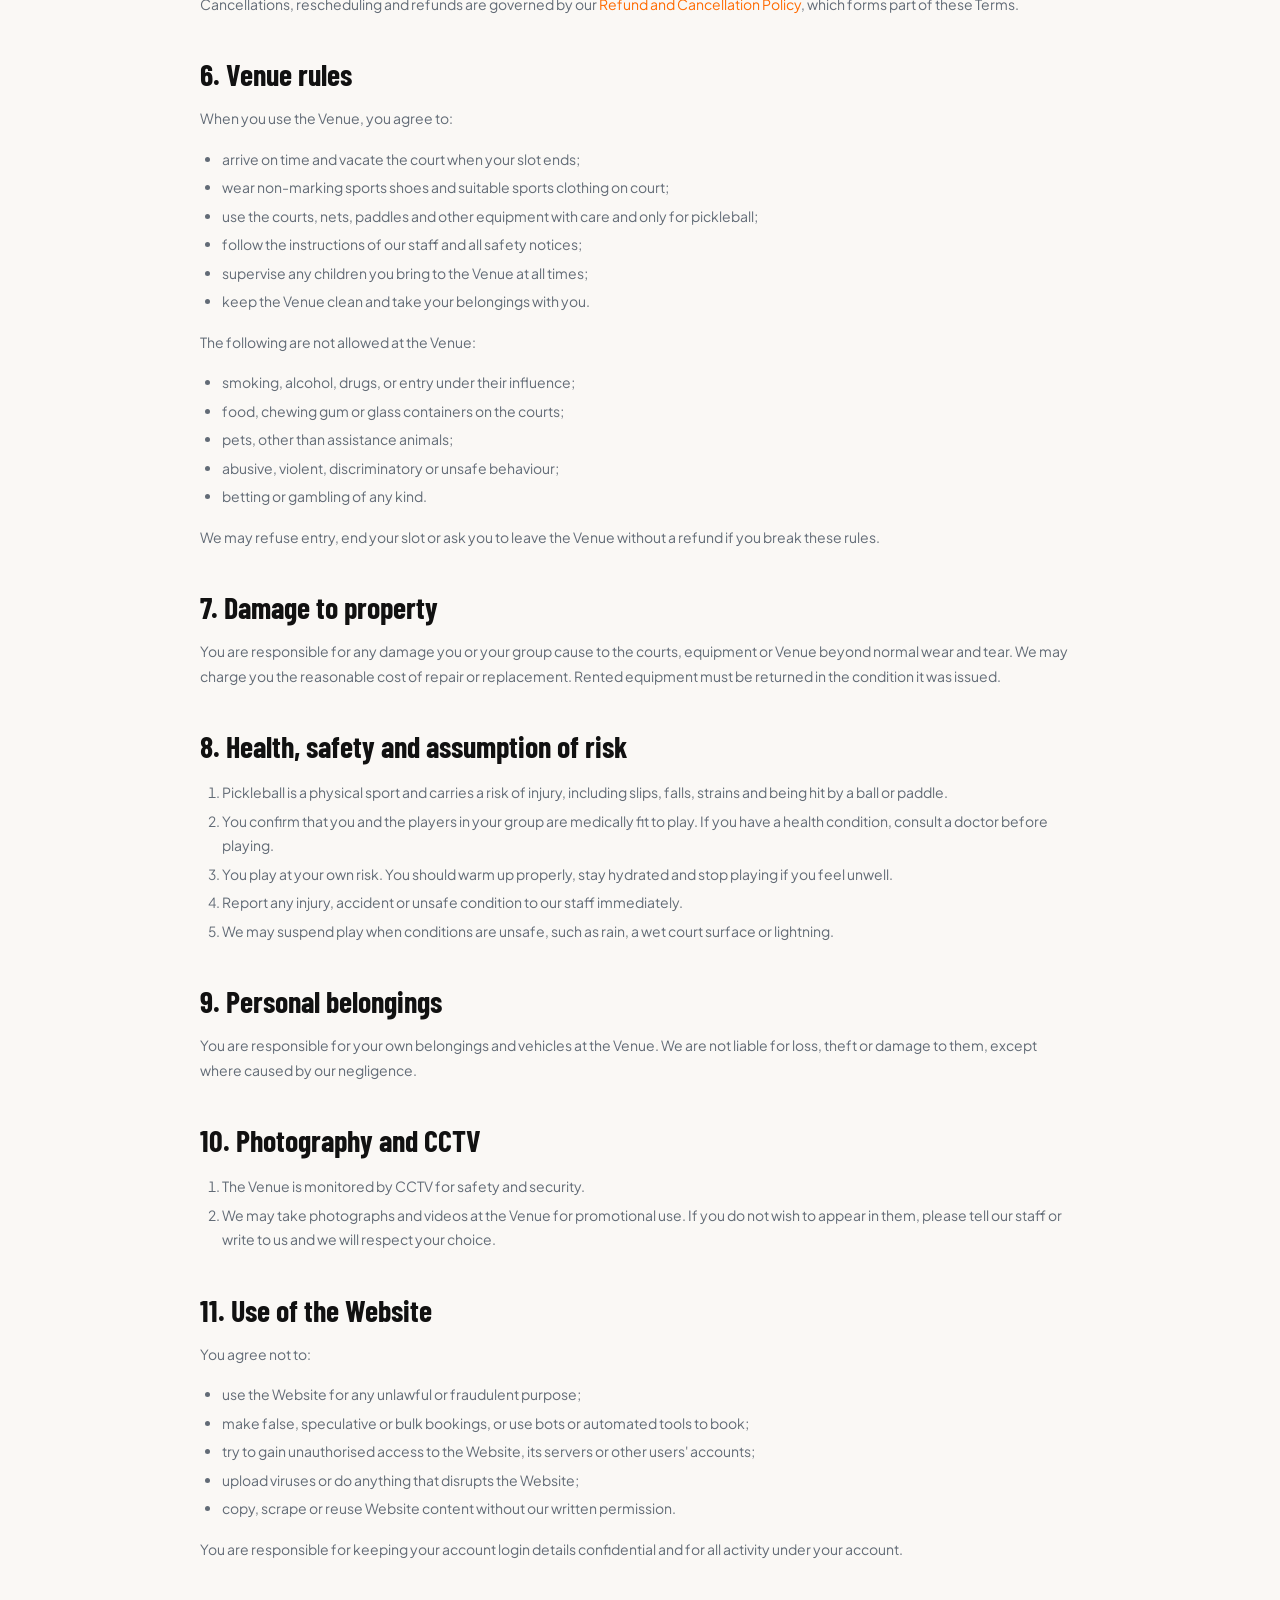
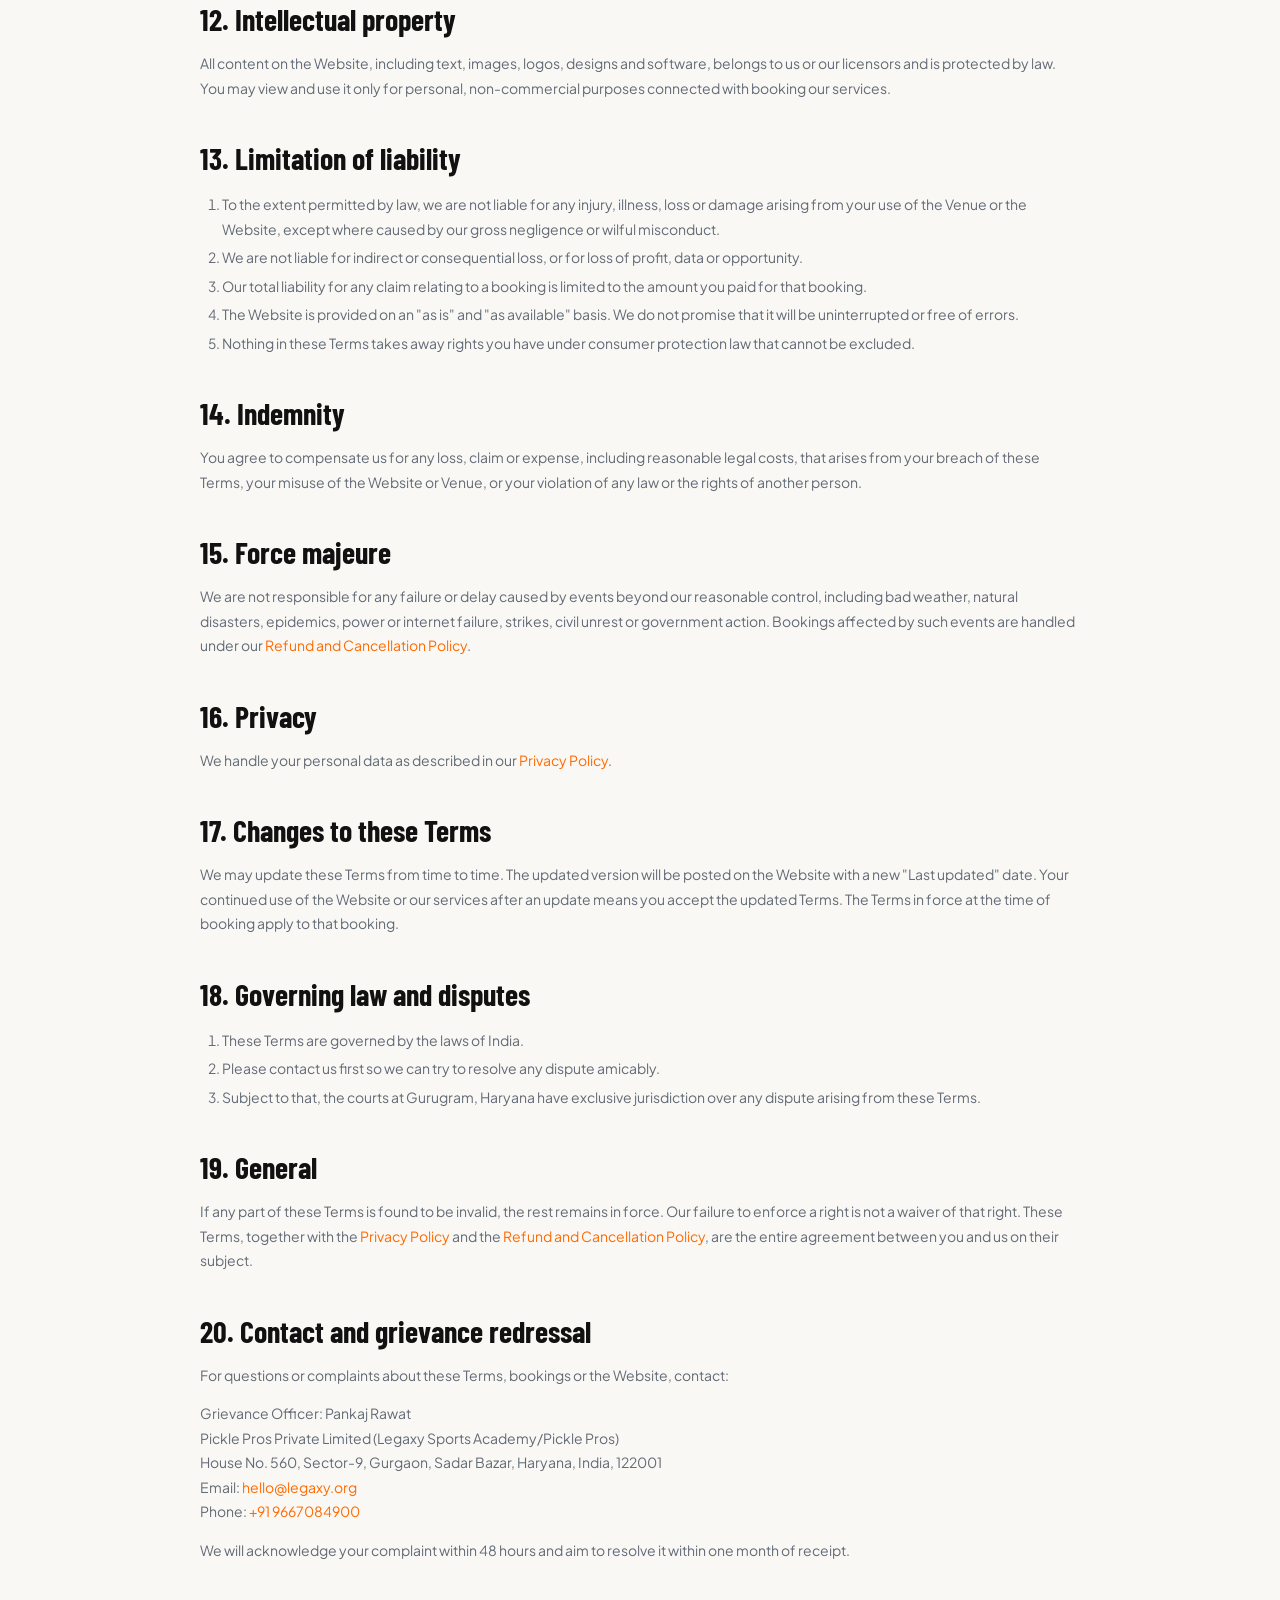
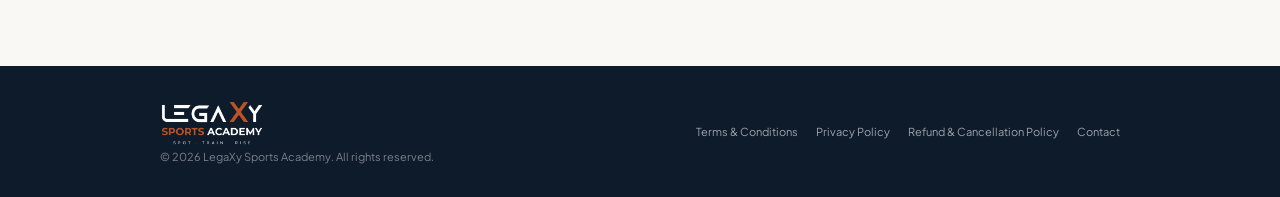
<file: terms-and-conditions.html>
<!DOCTYPE html>
<html lang="en">
<head>
<meta charset="UTF-8">
<meta name="viewport" content="width=device-width, initial-scale=1.0">
<title>Terms and Conditions — LegaXy Sports Academy</title>
<link rel="preconnect" href="https://fonts.googleapis.com">
<link href="https://fonts.googleapis.com/css2?family=Barlow+Condensed:wght@600;700;800;900&family=Plus+Jakarta+Sans:wght@300;400;500;600;700&display=swap" rel="stylesheet">
<style>
:root{--orange:#ff6a00;--navy:#0d1b2a;--cream:#faf8f5;--text:#111;--muted:#626b76;--border:rgba(0,0,0,.08);--fd:'Barlow Condensed',sans-serif;--fb:'Plus Jakarta Sans',sans-serif}
*{box-sizing:border-box}html{scroll-behavior:smooth}body{margin:0;background:var(--cream);color:var(--text);font-family:var(--fb);padding-top:72px}
.navbar{position:fixed;top:0;left:0;right:0;height:72px;background:var(--navy);z-index:1000;border-bottom:1px solid rgba(255,255,255,.06)}
.nav-inner{max-width:1200px;height:100%;margin:auto;padding:0 40px;display:flex;align-items:center;justify-content:space-between}.nav-logo img{height:48px;width:auto;display:block}.nav-links{display:flex;gap:5px;align-items:center}.nav-links a{color:rgba(255,255,255,.72);text-decoration:none;font-size:13px;padding:8px 13px;border-radius:8px;white-space:nowrap}.nav-links a:hover,.nav-links a.active{color:#fff;background:rgba(255,255,255,.08)}.nav-links .cta{background:var(--orange);color:#fff}
.hero{background:linear-gradient(120deg,#ff6a00,#c94a00 30%,#0d1b2a 72%,#08111e);color:#fff;padding:78px 40px 72px}.hero-inner{max-width:960px;margin:auto}.eyebrow{text-transform:uppercase;letter-spacing:2.5px;font-size:11px;font-weight:700;opacity:.75;margin-bottom:12px}.hero h1{font-family:var(--fd);font-size:clamp(40px,7vw,76px);line-height:1;margin:0 0 14px}.hero p{margin:0;color:rgba(255,255,255,.72);font-size:14px}
.content{max-width:960px;margin:0 auto;padding:44px 40px 90px}
.policy-tabs{display:flex;gap:10px;flex-wrap:wrap;margin-bottom:34px}.policy-tabs a{font-size:13px;font-weight:600;padding:9px 16px;border-radius:999px;border:1px solid var(--border);background:#fff;color:var(--text);text-decoration:none}.policy-tabs a:hover{border-color:var(--orange);text-decoration:none}.policy-tabs a.active{background:var(--navy);border-color:var(--navy);color:#fff}
.content h2{font-family:var(--fd);font-size:30px;margin:40px 0 10px}.content p,.content li,.content td{font-size:14px;line-height:1.75;color:var(--muted)}.content ul,.content ol{padding-left:22px}.content li{margin-bottom:4px}.content a{color:var(--orange);text-decoration:none}.content a:hover{text-decoration:underline}
.table-wrap{overflow-x:auto;margin:18px 0 22px;border:1px solid var(--border);border-radius:12px;background:#fff}.content table{width:100%;border-collapse:collapse;min-width:480px}.content th{text-align:left;font-size:12px;letter-spacing:.5px;text-transform:uppercase;color:#fff;background:var(--navy);padding:12px 16px}.content td{padding:12px 16px;border-top:1px solid var(--border);vertical-align:top}.content td:first-child{color:var(--text);font-weight:600}
.footer{background:var(--navy);color:#fff;padding:34px 40px}.footer-inner{max-width:960px;margin:auto;display:flex;justify-content:space-between;gap:30px;align-items:center}.footer img{height:46px}.footer p{font-size:11px;color:rgba(255,255,255,.45);margin:0}.footer-links{display:flex;gap:18px;flex-wrap:wrap}.footer-links a{color:rgba(255,255,255,.6);font-size:11px;text-decoration:none}.footer-links a:hover{color:#fff}
@media(max-width:900px){.nav-links a:not(.cta){display:none}}
@media(max-width:700px){.nav-inner{padding:0 20px}.hero{padding:60px 20px}.content{padding:32px 20px 70px}.footer{padding:28px 20px}.footer-inner{flex-direction:column;align-items:flex-start}}
</style>
</head>
<body>
<nav class="navbar"><div class="nav-inner"><a class="nav-logo" href="index.html"><img decoding="async" src="lsa-logo-white.webp" alt="LegaXy Sports Academy"></a><div class="nav-links"><a href="index.html">Home</a><a href="programs.html">Programs</a><a href="terms-and-conditions.html" class="active">Terms &amp; Conditions</a><a href="privacy-policy.html">Privacy Policy</a><a href="refund-and-cancellation-policy.html">Refund &amp; Cancellation</a><a href="contact.html" class="cta">Partner With Us →</a></div></div></nav>
<header class="hero"><div class="hero-inner"><div class="eyebrow">Legal</div><h1>Terms and Conditions</h1><p>Last updated: 17 November 2026</p></div></header>
<main class="content">
<div class="policy-tabs"><a href="terms-and-conditions.html" class="active">Terms &amp; Conditions</a><a href="privacy-policy.html">Privacy Policy</a><a href="refund-and-cancellation-policy.html">Refund &amp; Cancellation Policy</a></div>
<p>These Terms and Conditions ("Terms") govern your use of
<a href="https://legaxysportsacademy.com">https://legaxysportsacademy.com</a> ("Website") and the pay-and-play
pickleball courts operated by Pickle Pros Private Limited ("Company",
"we", "us", "our") under the brand Legaxy Sports Academy/Pickle Pros.
Registered office: House No. 560, Sector-9, Gurgaon, Sadar Bazar,
Haryana, India, 122001.</p>
<p>By using the Website, booking a court or entering our venue, you
agree to these Terms, our <a href="privacy-policy.html">Privacy Policy</a> and our <a href="refund-and-cancellation-policy.html">Refund and Cancellation Policy</a>. If you do not agree, please do not use the Website or our
services.</p>
<h2>1. Our services</h2>
<p>We operate pickleball courts at Pickle Pros, Billabong High
International School, Block A, Sector 34, Noida, Uttar Pradesh 201307
("Venue") and offer them for hire on a pay-and-play basis in fixed time
slots. We may also offer equipment rental and related services at the
Venue.</p>
<h2>2. Eligibility</h2>
<ol>
<li>You must be at least 18 years old and able to enter a binding
contract to make a booking.</li>
<li>Players under 18 may play only if a parent or legal guardian
makes the booking, accepts these Terms on their behalf and takes
responsibility for them at the Venue.</li>
<li>You confirm that the details you give us are true, accurate and
complete.</li>
</ol>
<h2>3. Bookings</h2>
<ol>
<li>Courts can be booked through the Website, by phone or WhatsApp at
<a href="tel:+919667084900">+91 9667084900</a>, or at the Venue, subject to availability.</li>
<li>A booking is confirmed only when we receive full payment and send
you a confirmation.</li>
<li>A booking is for the court, date and time slot shown in the
confirmation, and for no more than 4 players per court.</li>
<li>Bookings are personal to you. You may not resell or transfer a
booking for commercial gain without our written consent.</li>
<li>Commercial coaching, tournaments or paid events on our courts
need our prior written approval.</li>
<li>We may refuse or cancel a booking that breaks these Terms or that
was made through error, fraud or misuse.</li>
</ol>
<h2>4. Prices and payment</h2>
<ol>
<li>Court charges are shown on the Website or at the Venue at the
time of booking and are in Indian Rupees. Applicable taxes, including
GST, are charged as per law.</li>
<li>Prices may vary by day, time slot and season. We may change
prices at any time, but a change will not affect a booking already
confirmed.</li>
<li>Payment is taken in advance by UPI, debit or credit card, net
banking, wallets or cash at the Venue.</li>
<li>Online payments are processed by third-party payment gateways. We
are not responsible for failures, delays or errors caused by a payment
gateway or your bank.</li>
</ol>
<h2>5. Cancellations and refunds</h2>
<p>Cancellations, rescheduling and refunds are governed by our <a href="refund-and-cancellation-policy.html">Refund and Cancellation Policy</a>, which forms part of these Terms.</p>
<h2>6. Venue rules</h2>
<p>When you use the Venue, you agree to:</p>
<ul>
<li>arrive on time and vacate the court when your slot ends;</li>
<li>wear non-marking sports shoes and suitable sports clothing on
court;</li>
<li>use the courts, nets, paddles and other equipment with care and
only for pickleball;</li>
<li>follow the instructions of our staff and all safety
notices;</li>
<li>supervise any children you bring to the Venue at all
times;</li>
<li>keep the Venue clean and take your belongings with you.</li>
</ul>
<p>The following are not allowed at the Venue:</p>
<ul>
<li>smoking, alcohol, drugs, or entry under their influence;</li>
<li>food, chewing gum or glass containers on the courts;</li>
<li>pets, other than assistance animals;</li>
<li>abusive, violent, discriminatory or unsafe behaviour;</li>
<li>betting or gambling of any kind.</li>
</ul>
<p>We may refuse entry, end your slot or ask you to leave the Venue
without a refund if you break these rules.</p>
<h2>7. Damage to property</h2>
<p>You are responsible for any damage you or your group cause to the
courts, equipment or Venue beyond normal wear and tear. We may charge
you the reasonable cost of repair or replacement. Rented equipment must
be returned in the condition it was issued.</p>
<h2>8. Health, safety and assumption of risk</h2>
<ol>
<li>Pickleball is a physical sport and carries a risk of injury,
including slips, falls, strains and being hit by a ball or
paddle.</li>
<li>You confirm that you and the players in your group are medically
fit to play. If you have a health condition, consult a doctor before
playing.</li>
<li>You play at your own risk. You should warm up properly, stay
hydrated and stop playing if you feel unwell.</li>
<li>Report any injury, accident or unsafe condition to our staff
immediately.</li>
<li>We may suspend play when conditions are unsafe, such as rain, a
wet court surface or lightning.</li>
</ol>
<h2>9. Personal belongings</h2>
<p>You are responsible for your own belongings and vehicles at the
Venue. We are not liable for loss, theft or damage to them, except where
caused by our negligence.</p>
<h2>10. Photography and CCTV</h2>
<ol>
<li>The Venue is monitored by CCTV for safety and security.</li>
<li>We may take photographs and videos at the Venue for promotional
use. If you do not wish to appear in them, please tell our staff or
write to us and we will respect your choice.</li>
</ol>
<h2>11. Use of the Website</h2>
<p>You agree not to:</p>
<ul>
<li>use the Website for any unlawful or fraudulent purpose;</li>
<li>make false, speculative or bulk bookings, or use bots or
automated tools to book;</li>
<li>try to gain unauthorised access to the Website, its servers or
other users' accounts;</li>
<li>upload viruses or do anything that disrupts the Website;</li>
<li>copy, scrape or reuse Website content without our written
permission.</li>
</ul>
<p>You are responsible for keeping your account login details
confidential and for all activity under your account.</p>
<h2>12. Intellectual property</h2>
<p>All content on the Website, including text, images, logos, designs
and software, belongs to us or our licensors and is protected by law.
You may view and use it only for personal, non-commercial purposes
connected with booking our services.</p>
<h2>13. Limitation of liability</h2>
<ol>
<li>To the extent permitted by law, we are not liable for any injury,
illness, loss or damage arising from your use of the Venue or the
Website, except where caused by our gross negligence or wilful
misconduct.</li>
<li>We are not liable for indirect or consequential loss, or for loss
of profit, data or opportunity.</li>
<li>Our total liability for any claim relating to a booking is
limited to the amount you paid for that booking.</li>
<li>The Website is provided on an "as is" and "as available" basis.
We do not promise that it will be uninterrupted or free of
errors.</li>
<li>Nothing in these Terms takes away rights you have under consumer
protection law that cannot be excluded.</li>
</ol>
<h2>14. Indemnity</h2>
<p>You agree to compensate us for any loss, claim or expense, including
reasonable legal costs, that arises from your breach of these Terms,
your misuse of the Website or Venue, or your violation of any law or the
rights of another person.</p>
<h2>15. Force majeure</h2>
<p>We are not responsible for any failure or delay caused by events
beyond our reasonable control, including bad weather, natural disasters,
epidemics, power or internet failure, strikes, civil unrest or
government action. Bookings affected by such events are handled under
our <a href="refund-and-cancellation-policy.html">Refund and Cancellation Policy</a>.</p>
<h2>16. Privacy</h2>
<p>We handle your personal data as described in our <a href="privacy-policy.html">Privacy Policy</a>.</p>
<h2>17. Changes to these Terms</h2>
<p>We may update these Terms from time to time. The updated version will
be posted on the Website with a new "Last updated" date. Your continued
use of the Website or our services after an update means you accept the
updated Terms. The Terms in force at the time of booking apply to that
booking.</p>
<h2>18. Governing law and disputes</h2>
<ol>
<li>These Terms are governed by the laws of India.</li>
<li>Please contact us first so we can try to resolve any dispute
amicably.</li>
<li>Subject to that, the courts at Gurugram, Haryana have exclusive
jurisdiction over any dispute arising from these Terms.</li>
</ol>
<h2>19. General</h2>
<p>If any part of these Terms is found to be invalid, the rest remains
in force. Our failure to enforce a right is not a waiver of that right.
These Terms, together with the <a href="privacy-policy.html">Privacy Policy</a> and the <a href="refund-and-cancellation-policy.html">Refund and Cancellation Policy</a>, are the entire agreement between you and us on
their subject.</p>
<h2>20. Contact and grievance redressal</h2>
<p>For questions or complaints about these Terms, bookings or the
Website, contact:</p>
<p>Grievance Officer: Pankaj Rawat<br>
Pickle Pros Private Limited (Legaxy Sports Academy/Pickle Pros)<br>
House No. 560, Sector-9, Gurgaon, Sadar Bazar, Haryana, India,
122001<br>
Email: <a href="mailto:hello@legaxy.org">hello@legaxy.org</a><br>
Phone: <a href="tel:+919667084900">+91 9667084900</a></p>
<p>We will acknowledge your complaint within 48 hours and aim to resolve
it within one month of receipt.</p>
</main>
<footer class="footer"><div class="footer-inner"><div><img decoding="async" src="lsa-logo-white.webp" alt="LegaXy Sports Academy"><p>© 2026 LegaXy Sports Academy. All rights reserved.</p></div><div class="footer-links"><a href="terms-and-conditions.html">Terms &amp; Conditions</a><a href="privacy-policy.html">Privacy Policy</a><a href="refund-and-cancellation-policy.html">Refund &amp; Cancellation Policy</a><a href="contact.html">Contact</a></div></div></footer>
</body></html>
</file>
<file: shared.css>
/* ══════════════════════════════════════════════
   LegaXy Sports Academy — Shared Styles
   ══════════════════════════════════════════════ */

@import url('https://fonts.googleapis.com/css2?family=Barlow+Condensed:wght@600;700;800;900&family=Plus+Jakarta+Sans:wght@300;400;500;600;700&display=swap');

:root {
  --orange: #ff6a00;
  --navy: #0d1b2a;
  --cream: #faf8f5;
  --warm: #f2ede7;
  --text: #111;
  --muted: #6b7280;
  --border: rgba(0,0,0,0.07);
  --fd: 'Barlow Condensed', sans-serif;
  --fb: 'Plus Jakarta Sans', sans-serif;
}

*, *::before, *::after { margin: 0; padding: 0; box-sizing: border-box; }

html { scroll-behavior: smooth; scroll-padding-top: 68px; }

body {
  font-family: var(--fb);
  background: var(--cream);
  color: var(--text);
  overflow-x: hidden;
  padding-top: 68px;
}

/* ══════════ SCROLL BAR ══════════ */
#scrollBar { position: fixed; top: 0; left: 0; height: 3px; width: 0%; background: linear-gradient(90deg, var(--orange), #ffb347); z-index: 9999; pointer-events: none; }

/* ══════════ NAVBAR ══════════ */
.navbar { position: fixed; top: 0; left: 0; right: 0; z-index: 1000; height: 68px; padding: 0 40px; display: flex; align-items: center; background: var(--navy); border-bottom: 1px solid rgba(255,255,255,0.05); transition: box-shadow 0.4s; }
.navbar.scrolled { box-shadow: 0 4px 20px rgba(0,0,0,0.4); }
.nav-inner { max-width: 1280px; margin: 0 auto; width: 100%; display: flex; align-items: center; justify-content: space-between; }

/* ── Logo: bigger, more dominant ── */
.nav-logo { text-decoration: none; display: flex; align-items: center; }
.nav-logo img { height: 48px; width: auto; object-fit: contain; display: block; }

.nav-links { display: flex; align-items: center; gap: 2px; list-style: none; }
.nav-links > li { position: relative; }
.nav-links a { color: rgba(255,255,255,0.72); text-decoration: none; font-size: 12.5px; font-weight: 500; padding: 7px 11px; border-radius: 8px; transition: all 0.2s; white-space: nowrap; display: flex; align-items: center; gap: 4px; }
.nav-links a:hover, .nav-links a.active { color: white; background: rgba(255,255,255,0.09); }
.nav-links .nav-cta { background: var(--orange); color: white !important; padding: 8px 18px !important; box-shadow: 0 4px 16px rgba(255,106,0,0.35); border-radius: 8px; }
.nav-links .nav-cta:hover { background: #ff7d1a; transform: translateY(-1px); }
.menu-toggle { display: none; background: none; border: none; color: white; font-size: 28px; cursor: pointer; padding: 5px; }

/* ══════════ PROGRAMS DROPDOWN ══════════ */
.nav-arrow { font-size: 10px; opacity: 0.7; transition: transform 0.25s; }
.nav-dropdown.open .nav-arrow { transform: rotate(180deg); }

.nav-dropdown-menu {
  position: absolute;
  top: calc(100% + 8px);
  left: 0;
  background: var(--navy);
  border: 1px solid rgba(255,255,255,0.1);
  border-radius: 12px;
  padding: 6px;
  list-style: none;
  min-width: 210px;
  box-shadow: 0 16px 40px rgba(0,0,0,0.4);
  opacity: 0;
  visibility: hidden;
  transform: translateY(-8px);
  transition: opacity 0.22s ease, transform 0.22s ease, visibility 0.22s;
  z-index: 100;
}
.nav-dropdown.open .nav-dropdown-menu {
  opacity: 1;
  visibility: visible;
  transform: translateY(0);
}
.nav-dropdown-menu li a {
  display: block;
  padding: 9px 14px;
  font-size: 13px;
  color: rgba(255,255,255,0.7);
  border-radius: 8px;
  background: none;
  transition: all 0.15s;
}
.nav-dropdown-menu li a:hover {
  color: white;
  background: rgba(255,255,255,0.08);
}

/* ══════════ MOBILE MENU ══════════ */
.mobile-menu { position: fixed; top: 0; right: -100%; width: 100%; height: 100vh; background: rgba(13,27,42,0.98); z-index: 2000; display: flex; flex-direction: column; align-items: center; justify-content: center; transition: right 0.4s cubic-bezier(0.4,0,0.2,1); }
.mobile-menu.open { right: 0; }
.menu-close { position: absolute; top: 20px; right: 24px; background: none; border: none; color: white; font-size: 32px; cursor: pointer; padding: 10px; }
.mobile-nav-links { list-style: none; text-align: center; display: flex; flex-direction: column; gap: 20px; }
.mobile-nav-links a { color: white; font-size: 20px; text-decoration: none; font-family: var(--fd); letter-spacing: 1.5px; text-transform: uppercase; transition: color 0.2s; }
.mobile-nav-links a:hover { color: var(--orange); }
.mobile-nav-links .nav-cta { color: var(--orange); font-weight: 800; margin-top: 10px; display: inline-block; }

/* ══════════ GLASS OVERLAY ══════════ */
.glass-overlay { position: absolute; inset: 0; z-index: 1; pointer-events: none; background-image: url('glass-texture-alpha.webp'); background-size: cover; background-position: center;  }

/* ══════════ SHARED LAYOUT ══════════ */
.container { max-width: 1200px; margin: 0 auto; padding: 0 40px; width: 100%; position: relative; z-index: 2; }
.section-tag { display: inline-flex; align-items: center; gap: 8px; font-size: 11px; font-weight: 700; letter-spacing: 2.5px; text-transform: uppercase; color: var(--orange); margin-bottom: 12px; }
.tag-line { width: 20px; height: 2px; background: var(--orange); display: inline-block; }
.section-h2 { font-family: var(--fd); font-size: clamp(32px,4vw,48px); font-weight: 800; line-height: 1.05; letter-spacing: -0.5px; margin-bottom: 10px; }
.section-sub { font-size: 15px; color: var(--muted); line-height: 1.6; max-width: 560px; }
.reveal { opacity: 0; transform: translateY(20px); transition: opacity 0.7s ease, transform 0.7s ease; }
.reveal.visible { opacity: 1; transform: translateY(0); }
.rd1 { transition-delay: 0.08s; }
.rd2 { transition-delay: 0.16s; }
.rd3 { transition-delay: 0.24s; }
.rd4 { transition-delay: 0.32s; }

/* ══════════ BUTTONS ══════════ */
.btn { display: inline-flex; align-items: center; gap: 8px; padding: 12px 24px; border-radius: 10px; font-size: 14px; font-weight: 600; cursor: pointer; border: none; transition: all 0.25s ease; text-decoration: none; font-family: var(--fb); position: relative; overflow: hidden; }
.btn::after { content: ''; position: absolute; inset: 0; background: linear-gradient(120deg, transparent, rgba(255,255,255,0.2), transparent); transform: translateX(-100%); transition: 0.55s; }
.btn:hover::after { transform: translateX(100%); }
.btn-primary { background: white; color: var(--orange); box-shadow: 0 8px 24px rgba(0,0,0,0.2); }
.btn-primary:hover { transform: translateY(-2px); box-shadow: 0 14px 36px rgba(0,0,0,0.3); }
.btn-orange { background: var(--orange); color: white; box-shadow: 0 8px 24px rgba(255,106,0,0.38); }
.btn-orange:hover { background: #ff7a1a; transform: translateY(-2px); box-shadow: 0 14px 36px rgba(255,106,0,0.48); }
.btn-outline { background: transparent; color: var(--orange); border: 1.5px solid var(--orange); }
.btn-outline:hover { background: rgba(255,106,0,0.07); transform: translateY(-2px); }
.btn-outline-w { background: transparent; color: white; border: 1.5px solid rgba(255,255,255,0.28); }
.btn-outline-w:hover { background: rgba(255,255,255,0.09); transform: translateY(-2px); }
.btn-glass { background: rgba(255,255,255,0.16); color: white; border: 1px solid rgba(255,255,255,0.28); }
.btn-glass:hover { background: rgba(255,255,255,0.2); transform: translateY(-2px); }

/* ══════════ PAGE HERO (sub-pages) ══════════
   Compact: users see content below without scrolling
   ══════════════════════════════════════════════ */
.page-hero {
  background: linear-gradient(120deg, #ff6a00 0%, #c94a00 28%, #0d1b2a 68%, #08111e 100%);
  color: white;
  padding: 44px 0 40px;        /* was 80px / 60px */
  position: relative;
  overflow: hidden;
}
.page-hero::before { content: ''; position: absolute; inset: 0; z-index: 0; pointer-events: none; background-image: url("data:image/svg+xml,%3Csvg xmlns='http://www.w3.org/2000/svg' width='300' height='300'%3E%3Cfilter id='n'%3E%3CfeTurbulence type='fractalNoise' baseFrequency='0.9' numOctaves='4' stitchTiles='stitch'/%3E%3C/filter%3E%3Crect width='300' height='300' filter='url(%23n)' opacity='1'/%3E%3C/svg%3E"); opacity: 0.055; mix-blend-mode: overlay; }
.page-hero-orb { position: absolute; top: -20%; left: -10%; width: 50%; height: 140%; background: radial-gradient(ellipse, rgba(255,140,0,0.2) 0%, transparent 65%); z-index: 0; pointer-events: none; }
.page-hero-orb2 { position: absolute; top: -30%; right: -5%; width: 40%; height: 160%; background: radial-gradient(ellipse, rgba(255,106,0,0.08) 0%, transparent 65%); z-index: 0; pointer-events: none; }

/* ── Hero inner layout: left text + right image ── */
.page-hero .container { position: relative; z-index: 2; display: flex; align-items: center; gap: 40px; }
.page-hero-content { flex: 1; min-width: 0; }
.page-hero-visual { flex: 0 0 380px; display: flex; justify-content: flex-end; }

/* ── Hero image placeholder ── */
.page-hero-img {
  width: 100%;
  max-width: 380px;
  height: 260px;
  border-radius: 20px;
  overflow: hidden;
  position: relative;
  box-shadow: 0 32px 80px rgba(0,0,0,0.4), 0 8px 24px rgba(255,106,0,0.15);
}
.page-hero-img img {
  width: 100%;
  height: 100%;
  object-fit: cover;
  display: block;
  border-radius: 20px;
  /* Replace src attribute to swap image */
}
.page-hero-img-placeholder {
  width: 100%;
  height: 100%;
  background: linear-gradient(135deg, rgba(255,106,0,0.25) 0%, rgba(13,27,42,0.6) 100%);
  display: flex;
  flex-direction: column;
  align-items: center;
  justify-content: center;
  gap: 10px;
  border-radius: 20px;
  border: 1px solid rgba(255,255,255,0.12);
}
.page-hero-img-placeholder .ph-icon { font-size: 48px; opacity: 0.7; }
.page-hero-img-placeholder .ph-label { font-size: 12px; font-weight: 600; letter-spacing: 1.5px; text-transform: uppercase; color: rgba(255,255,255,0.5); }
/* Shimmer border on image */
.page-hero-img::before {
  content: '';
  position: absolute;
  inset: -1px;
  border-radius: 21px;
  z-index: 2;
  pointer-events: none;
  background: linear-gradient(140deg, rgba(255,255,255,0.22) 0%, rgba(255,106,0,0.12) 50%, rgba(255,255,255,0.04) 100%);
  -webkit-mask: linear-gradient(#fff 0 0) content-box, linear-gradient(#fff 0 0);
  -webkit-mask-composite: xor;
  mask-composite: exclude;
  padding: 1px;
}

/* ── Breadcrumb: HIDDEN everywhere ── */
.page-hero-breadcrumb { display: none !important; }

.page-hero-eyebrow { display: inline-flex; align-items: center; gap: 8px; font-size: 11px; font-weight: 700; letter-spacing: 2.5px; text-transform: uppercase; color: rgba(255,255,255,0.7); margin-bottom: 12px; }
.page-hero-eyebrow .dot { width: 5px; height: 5px; border-radius: 50%; background: rgba(255,255,255,0.7); }

/* Smaller h1 than before (was clamp 40–72px) */
.page-hero h1 { font-family: var(--fd); font-size: clamp(34px,4vw,58px); font-weight: 900; line-height: 1.0; letter-spacing: -1px; margin-bottom: 12px; }
.page-hero h1 em { color: rgba(255,255,255,0.85); font-style: normal; }
.page-hero-sub { font-size: 14.5px; color: rgba(255,255,255,0.72); line-height: 1.55; max-width: 520px; margin-bottom: 22px; }

/* ══════════ PAGE SECTIONS ══════════ */
.page-section { padding: 72px 0; }
.page-section.alt { background: white; }
.page-section.navy { background: var(--navy); position: relative; overflow: hidden; }
.page-section.warm { background: var(--warm); }

/* ══════════ PROG BADGES ══════════ */
.prog-badge { display: inline-block; font-size: 9.5px; font-weight: 700; letter-spacing: 1px; text-transform: uppercase; padding: 4px 8px; border-radius: 6px; margin-bottom: 10px; }
.inschool-badge { background: rgba(74,222,128,0.15); color: #4ade80; }
.afterschool-badge { background: rgba(255,106,0,0.15); color: var(--orange); }
.coe-badge { background: rgba(167,139,250,0.15); color: #a78bfa; }
.infra-badge { background: rgba(56,189,248,0.15); color: #38bdf8; }

/* ══════════ FOOTER ══════════ */
.footer { background: #060e18; padding: 40px 0 20px; border-top: 1px solid rgba(255,255,255,0.05); position: relative; overflow: hidden; }
.footer-inner { display: grid; grid-template-columns: 1.5fr 1fr 1fr 1fr; gap: 40px; margin-bottom: 32px; }
.footer-brand .footer-logo { height: 64px; width: auto; object-fit: contain; display: block; margin-bottom: 8px; }
.footer-brand p { font-size: 13px; color: rgba(255,255,255,0.38); line-height: 1.6; max-width: 260px; }
.footer-col h5 { font-size: 10px; font-weight: 700; letter-spacing: 2px; text-transform: uppercase; color: rgba(255,255,255,0.28); margin-bottom: 12px; }
.footer-col a { display: block; color: rgba(255,255,255,0.5); text-decoration: none; font-size: 13px; margin-bottom: 8px; transition: color 0.2s; }
.footer-col a:hover { color: white; }
.footer-contacts { margin-top: 12px; padding-top: 12px; border-top: 1px solid rgba(255,255,255,0.07); display: flex; flex-direction: column; gap: 8px; }
.footer-contact-row { display: flex; flex-direction: column; gap: 2px; }
.footer-contact-name { font-size: 11px; color: rgba(255,255,255,0.35); font-weight: 600; letter-spacing: 0.5px; }
.footer-contact-row a { font-size: 12.5px; color: rgba(255,255,255,0.55); margin-bottom: 0; }
.footer-bottom { border-top: 1px solid rgba(255,255,255,0.05); padding-top: 20px; display: flex; justify-content: space-between; align-items: center; }
.footer-bottom p { font-size: 11px; color: rgba(255,255,255,0.25); }

/* ══════════ ANIMATIONS ══════════ */
@keyframes fadeSlide { from { opacity: 0; transform: translateY(12px); } to { opacity: 1; transform: translateY(0); } }
@keyframes hb1 { 0%,100%{transform:translateY(0)} 50%{transform:translateY(-10px)} }
@keyframes hb2 { 0%,100%{transform:translateY(0)} 50%{transform:translateY(10px)} }

/* ══════════ RESPONSIVE ══════════ */
@media (max-width: 1100px) {
  .page-hero-visual { flex: 0 0 280px; }
  .page-hero-img { max-width: 280px; height: 200px; }
}
@media (max-width: 1024px) {
  .footer-inner { grid-template-columns: 1fr 1fr; }
}
@media (max-width: 860px) {
  .page-hero .container { flex-direction: column; gap: 20px; }
  .page-hero-visual { flex: none; width: 100%; }
  .page-hero-img { max-width: 100%; height: 180px; }
}
@media (max-width: 768px) {
  html { scroll-padding-top: 60px; }
  body { padding-top: 60px; }
  .navbar { height: 60px; padding: 0 16px; }
  .nav-logo img { height: 40px; }
  .nav-links { display: none; }
  .menu-toggle { display: block; }
  .container { padding: 0 16px; }
  .page-hero { padding: 32px 0 28px; }
  .page-hero h1 { font-size: 32px; }
  .page-hero-sub { font-size: 13.5px; }
  .page-section { padding: 48px 0; }
  .footer { padding: 30px 0 20px; }
  .footer-inner { grid-template-columns: 1fr; gap: 24px; text-align: center; }
  .footer-brand .footer-logo { margin: 0 auto 8px; }
  .footer-brand p { margin: 0 auto; }
  .footer-bottom { flex-direction: column; gap: 8px; text-align: center; }
  .footer-contacts { align-items: center; }
}

.page-hero::before{display:none;}
</file>
